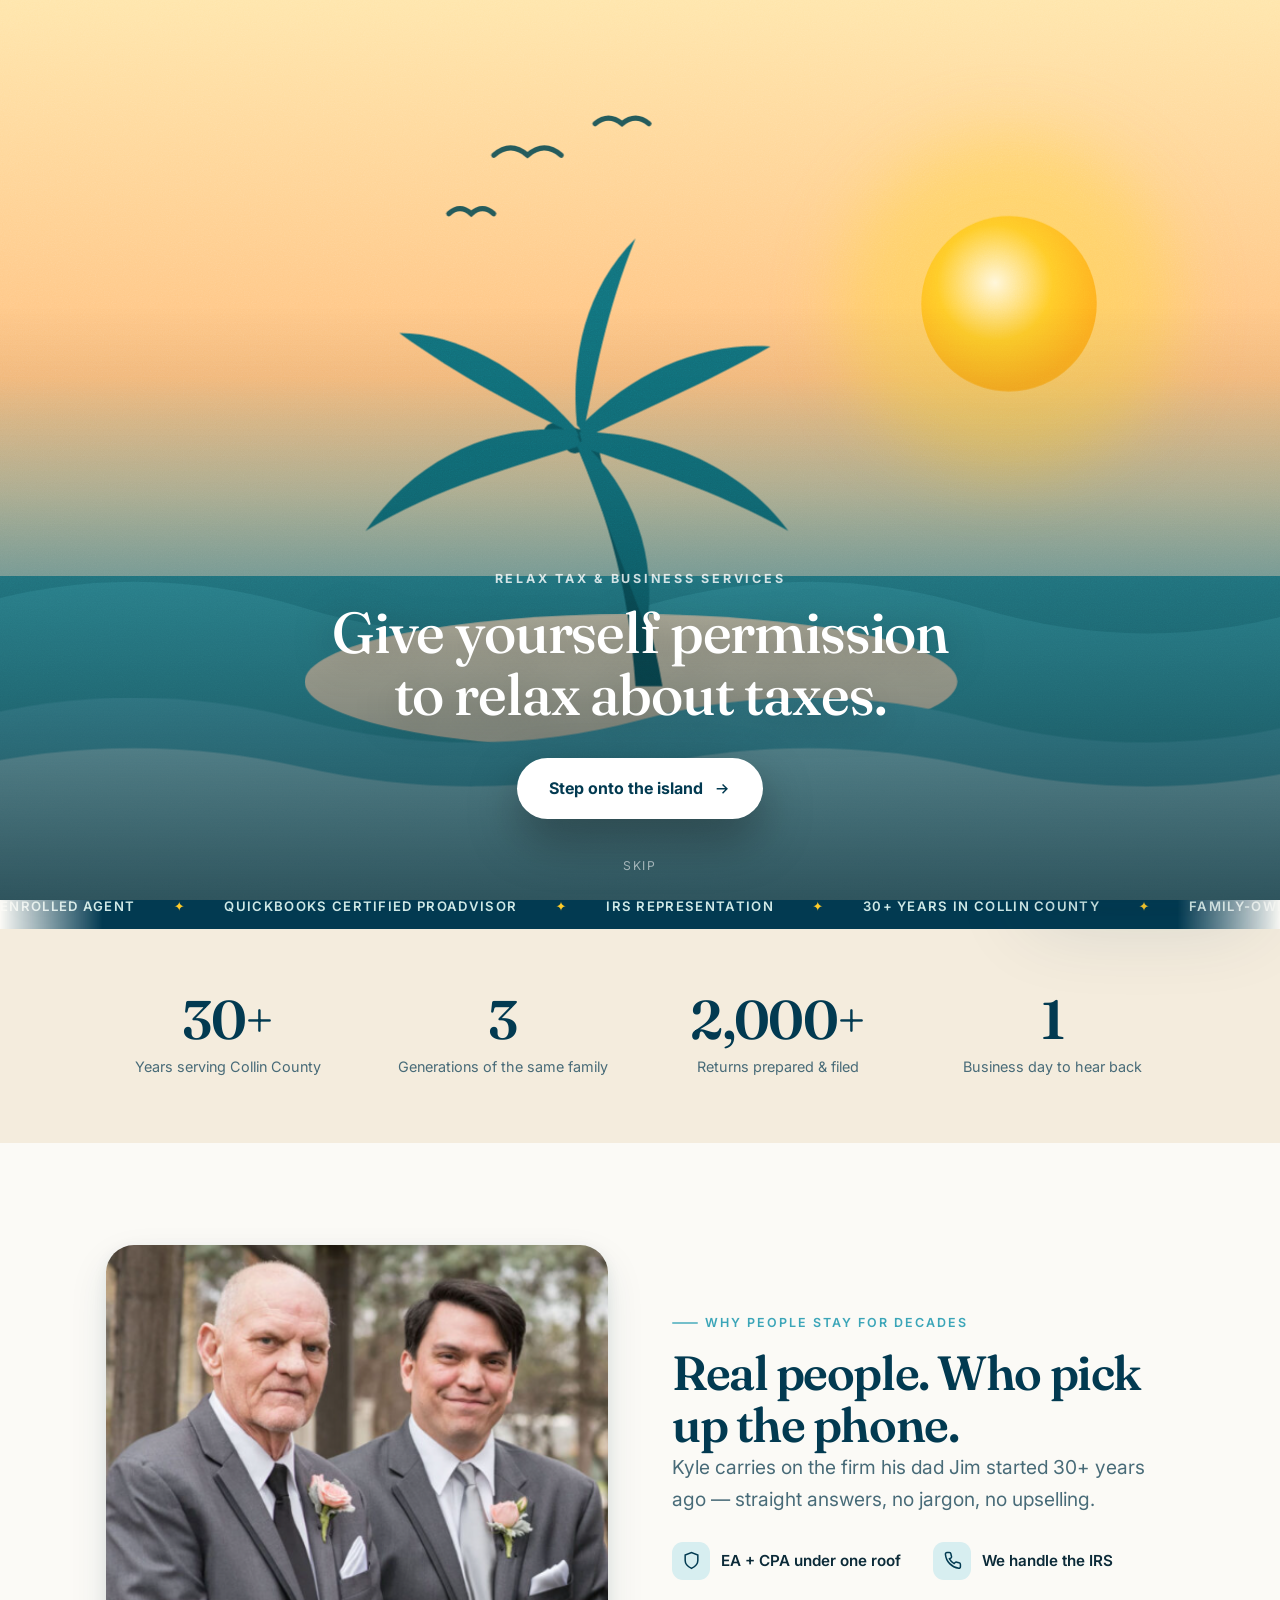
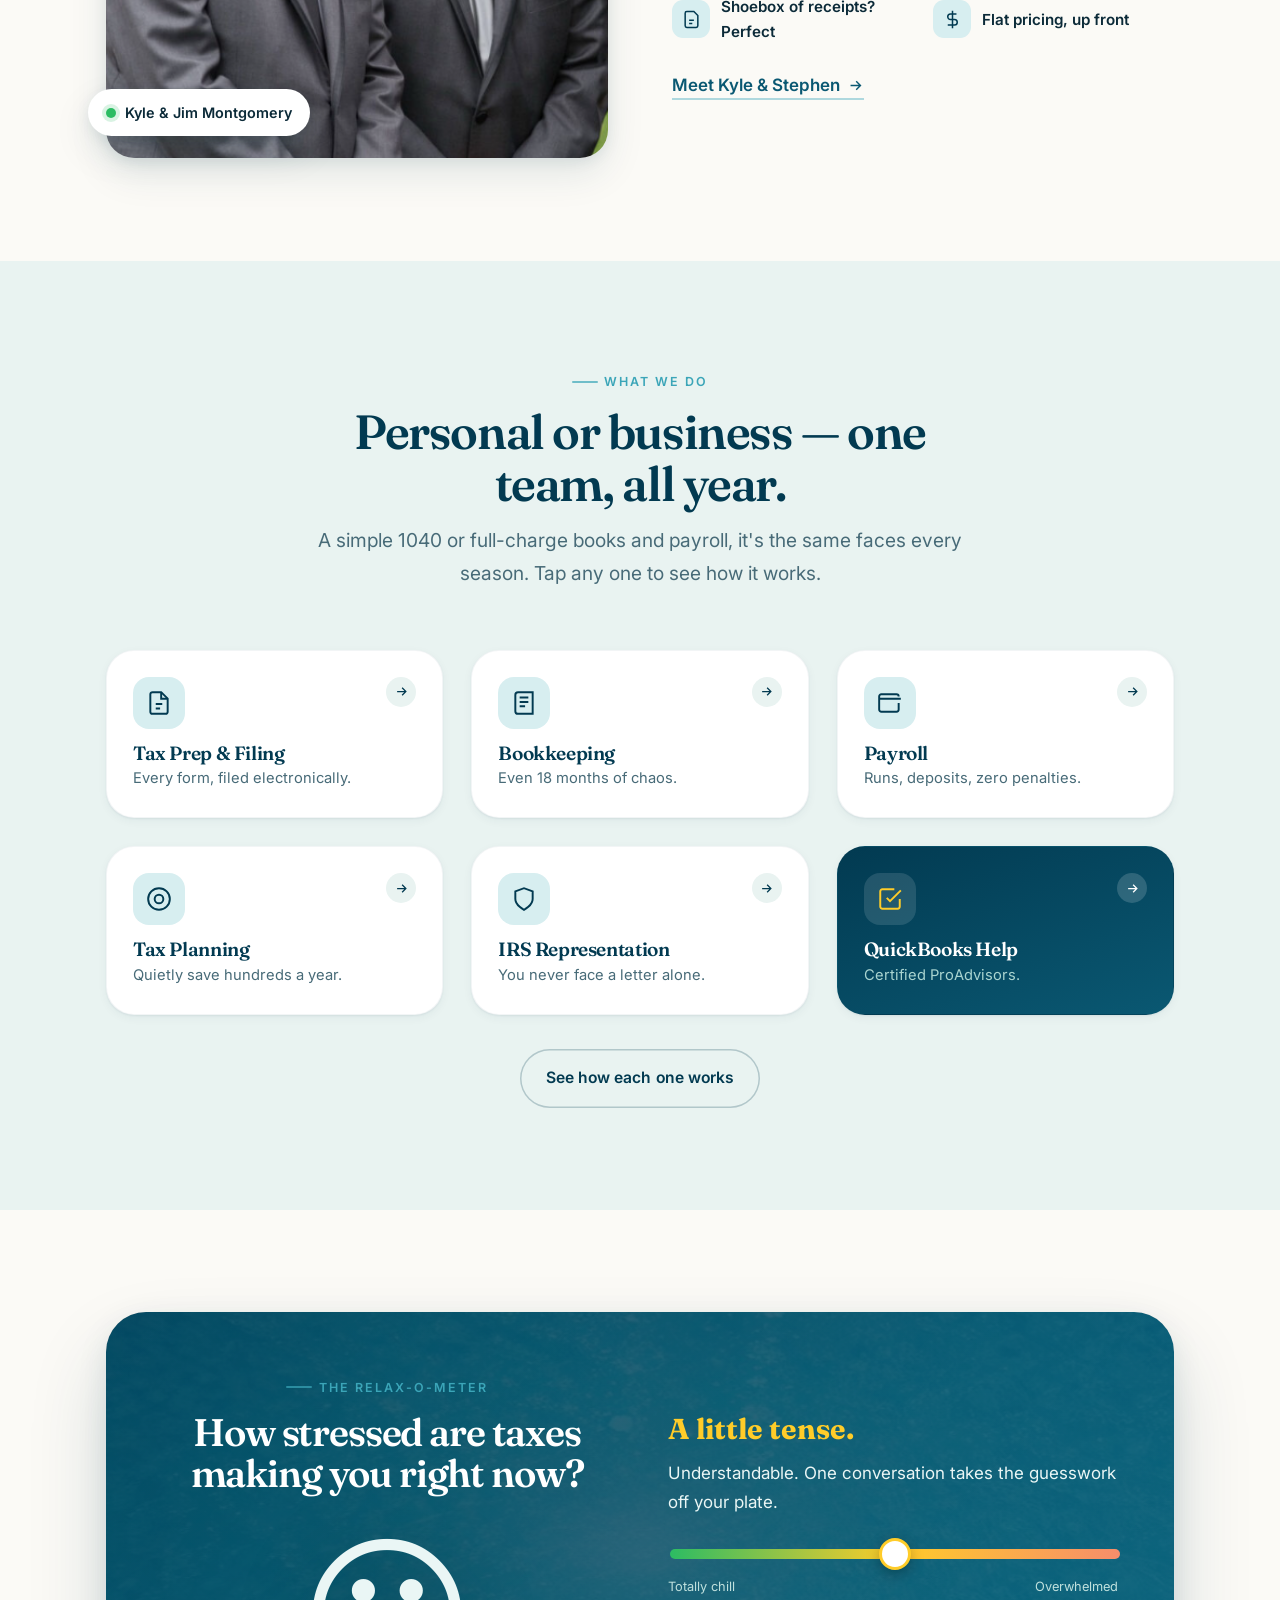
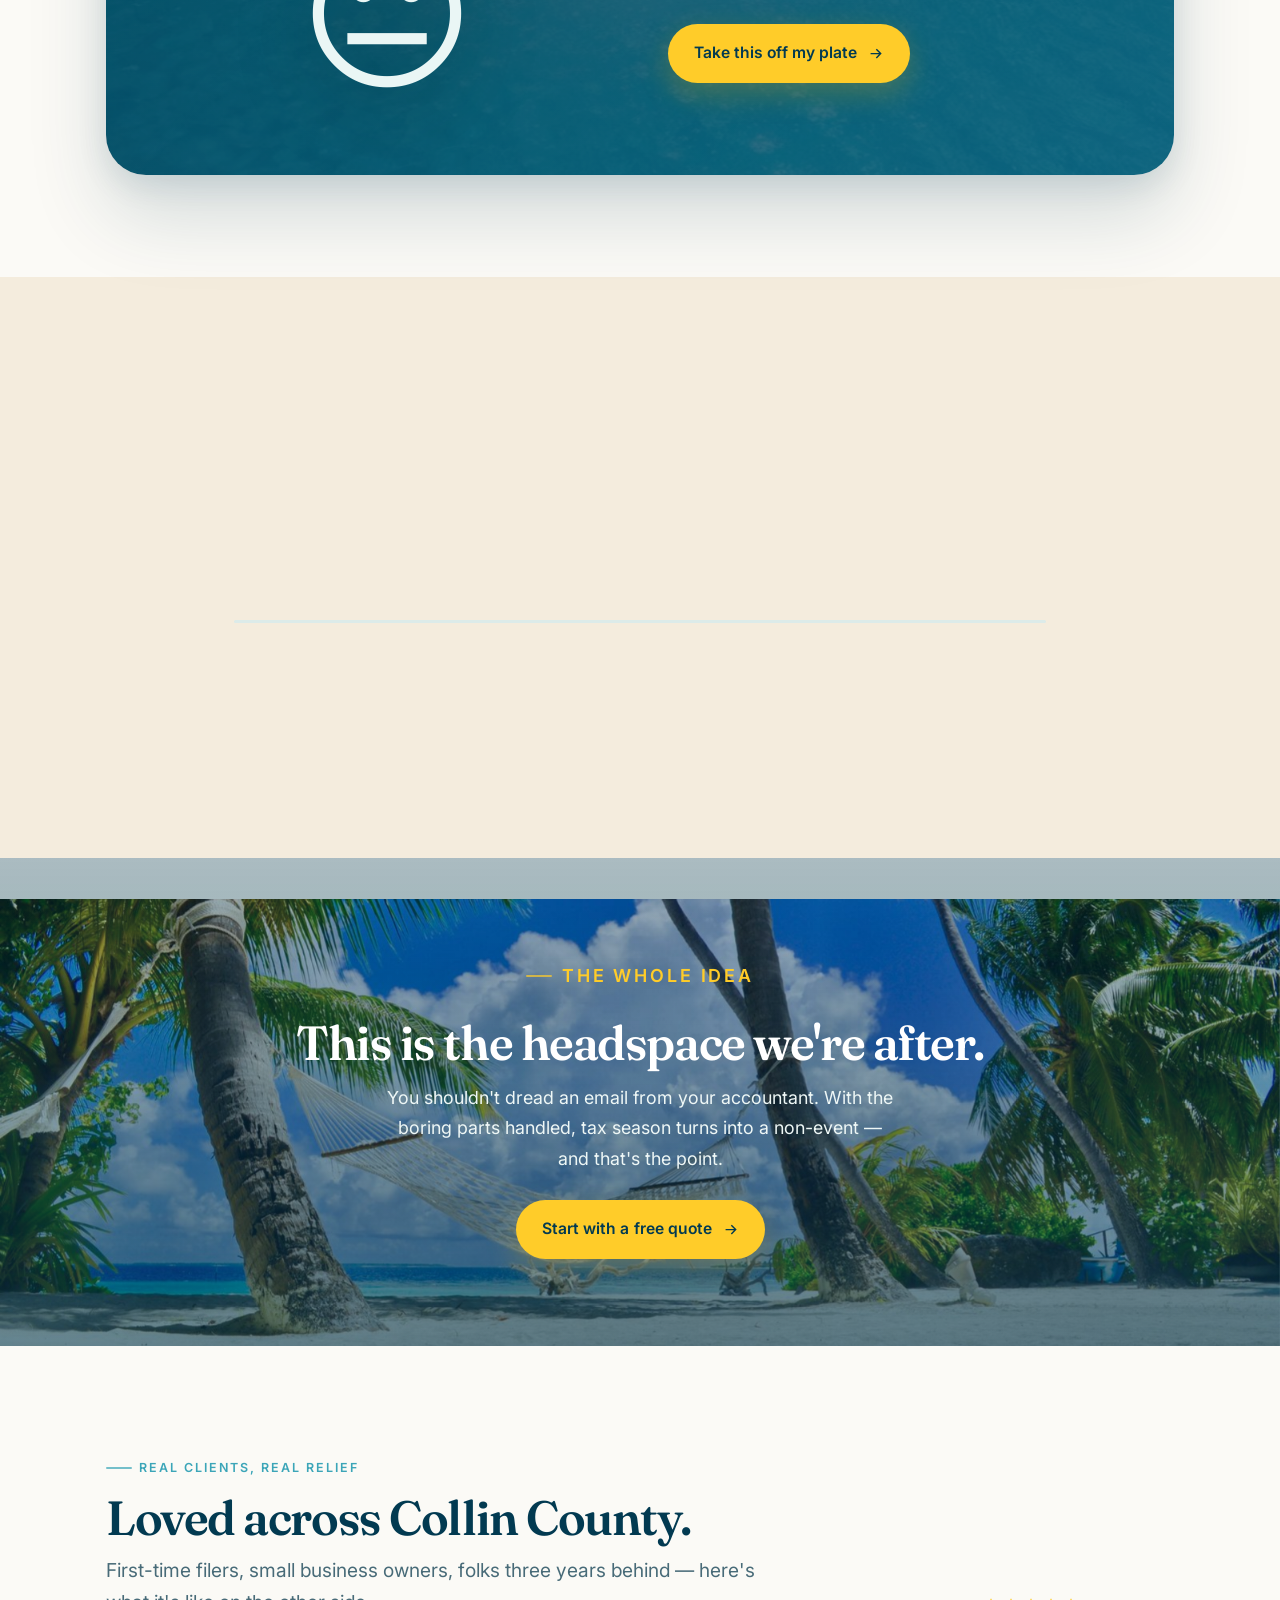
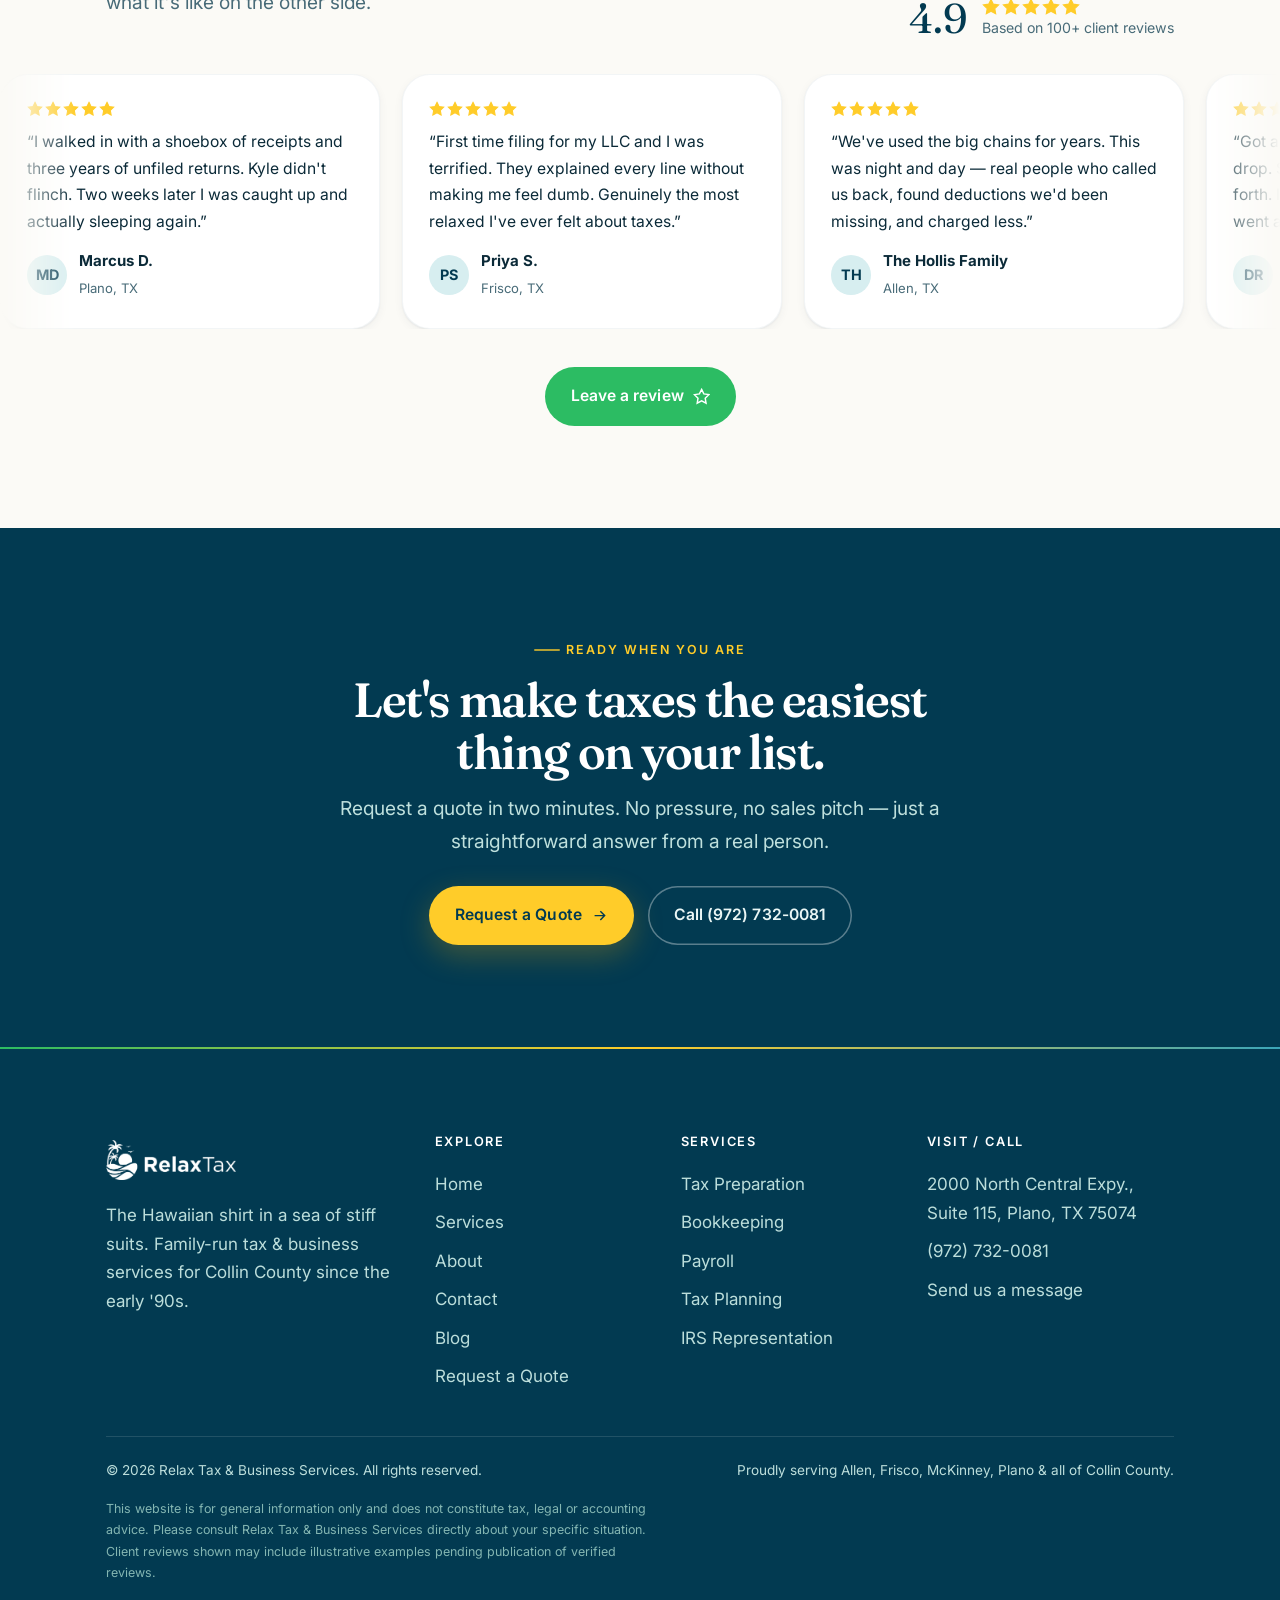
<file: index.html>
<!DOCTYPE html>
<html lang="en">
<head>
<meta charset="UTF-8">
<meta name="viewport" content="width=device-width, initial-scale=1">
<title>Plano, TX Tax Prep, Bookkeeping & Payroll | Relax Tax</title>
<meta name="description" content="Family-owned enrolled agent firm in Plano, TX: tax preparation, bookkeeping, payroll, and IRS representation with flat-fee pricing and real people who pick up.">
<link rel="canonical" href="https://relaxtax.vercel.app/index.html">
<meta property="og:title" content="Plano, TX Tax Prep, Bookkeeping & Payroll | Relax Tax">
<meta property="og:description" content="Family-owned enrolled agent firm in Plano, TX: tax preparation, bookkeeping, payroll, and IRS representation with flat-fee pricing and real people who pick up.">
<link rel="icon" href="data:image/svg+xml,%3Csvg xmlns='http://www.w3.org/2000/svg' viewBox='0 0 32 32'%3E%3Ccircle cx='16' cy='13' r='7' fill='%23ffcc29'/%3E%3Cpath d='M2 24c4-3 8-3 12 0s8 3 12 0 4-3 4-3v9H2z' fill='%23023a51'/%3E%3C/svg%3E">
<link rel="preconnect" href="https://fonts.googleapis.com">
<link rel="preconnect" href="https://fonts.gstatic.com" crossorigin>
<link rel="preconnect" href="https://agency-dashboard-omega-red.vercel.app">
<link rel="preload" as="image" href="images/atmo-hero.jpg" fetchpriority="high">
<link rel="preload" as="style" href="https://fonts.googleapis.com/css2?family=Fraunces:opsz,wght@9..144,400;9..144,500;9..144,600;9..144,700&family=Inter:wght@400;500;600;700&display=swap" onload="this.onload=null;this.rel='stylesheet'">
<noscript><link href="https://fonts.googleapis.com/css2?family=Fraunces:opsz,wght@9..144,400;9..144,500;9..144,600;9..144,700&family=Inter:wght@400;500;600;700&display=swap" rel="stylesheet"></noscript>
<script>try{if(sessionStorage.getItem('relaxtax_entered'))document.documentElement.className+=' entered';}catch(e){}</script>
<link rel="stylesheet" href="css/style.css">
<script type="application/ld+json">
{
  "@context": "https://schema.org",
  "@type": "AccountingService",
  "name": "Relax Tax & Business Services",
  "url": "https://relaxtax.vercel.app",
  "description": "Family-owned tax preparation, bookkeeping, payroll, tax planning, and IRS representation firm serving Plano, Texas and all of Collin County (including Allen, Frisco, and McKinney) since the early 1990s.",
  "address": {
    "@type": "PostalAddress",
    "streetAddress": "2000 North Central Expy., Suite 115",
    "addressLocality": "Plano",
    "addressRegion": "TX",
    "postalCode": "75074",
    "addressCountry": "US"
  },
  "telephone": "+19727320081",
  "areaServed": [
    "Plano, TX",
    "Collin County, TX",
    "Allen, TX",
    "Frisco, TX",
    "McKinney, TX"
  ],
  "hasOfferCatalog": {
    "@type": "OfferCatalog",
    "name": "Services",
    "itemListElement": [
      { "@type": "Offer", "itemOffered": { "@type": "Service", "name": "Tax Preparation" } },
      { "@type": "Offer", "itemOffered": { "@type": "Service", "name": "Bookkeeping" } },
      { "@type": "Offer", "itemOffered": { "@type": "Service", "name": "Payroll" } },
      { "@type": "Offer", "itemOffered": { "@type": "Service", "name": "Tax Planning" } },
      { "@type": "Offer", "itemOffered": { "@type": "Service", "name": "IRS Representation" } }
    ]
  }
}
</script>
</head>
<body>
<div id="intro" class="intro" role="dialog" aria-label="Welcome to Relax Tax" tabindex="-1">
  <div class="intro-bg" aria-hidden="true"></div>
  <svg class="island-scene" viewBox="0 0 1200 800" preserveAspectRatio="xMidYMid slice" aria-hidden="true">
    <defs>
      <linearGradient id="isl-sky" x1="0" y1="0" x2="0" y2="1">
        <stop offset="0" stop-color="#ffe6ac"/><stop offset="42%" stop-color="#ffc281"/>
        <stop offset="72%" stop-color="#7ec7ce"/><stop offset="100%" stop-color="#3ba5b8"/>
      </linearGradient>
      <radialGradient id="isl-sundot" cx="42%" cy="38%" r="60%">
        <stop offset="0" stop-color="#fff7db"/><stop offset="55%" stop-color="#ffcc29"/><stop offset="100%" stop-color="#ffb020"/>
      </radialGradient>
      <filter id="isl-glow" x="-80%" y="-80%" width="260%" height="260%"><feGaussianBlur stdDeviation="30"/></filter>
    </defs>
    <rect width="1200" height="800" fill="url(#isl-sky)"/>
    <g class="isl-sun">
      <circle cx="928" cy="270" r="150" fill="#ffd44d" opacity=".55" filter="url(#isl-glow)"/>
      <circle cx="928" cy="270" r="78" fill="url(#isl-sundot)"/>
    </g>
    <g class="isl-birds" stroke="#0b4a52" stroke-width="4.5" fill="none" stroke-linecap="round">
      <path d="M470,138 q15,-13 30,0 q15,-13 30,0"/>
      <path d="M560,110 q12,-10 24,0 q12,-10 24,0"/>
      <path d="M430,190 q10,-9 20,0 q10,-9 20,0"/>
    </g>
    <g class="isl-water isl-water-back">
      <rect x="0" y="512" width="1200" height="400" fill="#2b8f9b"/>
      <g class="wave-layer wl1" transform="translate(0,500)"><g class="wm"><path d="M0,40 q150,-46 300,0 t300,0 t300,0 t300,0 t300,0 t300,0 t300,0 t300,0 V400 H0 Z" fill="#37a1ad"/></g></g>
    </g>
    <ellipse class="isl-sand" cx="592" cy="606" rx="290" ry="60" fill="#f4e4c6"/>
    <g transform="translate(150,4)">
      <g class="isl-palm">
        <path d="M446,606 C440,512 418,442 384,372 C398,380 404,380 410,376 C420,444 456,520 470,606 Z" fill="#0c5a63"/>
        <circle cx="374" cy="382" r="10" fill="#0c5a63"/><circle cx="392" cy="390" r="9" fill="#0c5a63"/>
        <g class="fronds" fill="#12727d">
          <path d="M392,378 C318,372 250,404 206,468 C268,430 340,410 398,392 Z"/>
          <path d="M392,376 C344,322 286,292 236,292 C288,330 346,360 396,384 Z"/>
          <path d="M394,374 C388,312 402,252 446,208 C420,272 410,330 400,380 Z"/>
          <path d="M396,376 C446,324 508,300 566,304 C510,336 448,362 400,386 Z"/>
          <path d="M396,380 C464,380 538,408 582,468 C518,432 448,410 400,394 Z"/>
          <path d="M398,388 C444,430 466,490 456,556 C434,498 414,442 394,392 Z"/>
        </g>
      </g>
    </g>
    <g class="isl-water isl-water-front">
      <g class="wave-layer wl2" transform="translate(0,600)"><g class="wm"><path d="M0,40 q150,-40 300,0 t300,0 t300,0 t300,0 t300,0 t300,0 t300,0 t300,0 V400 H0 Z" fill="#4fb3c2"/></g></g>
      <g class="wave-layer wl3" transform="translate(0,646)"><g class="wm"><path d="M0,36 q150,-34 300,0 t300,0 t300,0 t300,0 t300,0 t300,0 t300,0 t300,0 V400 H0 Z" fill="#9adbe2"/></g></g>
    </g>
  </svg>
  <div class="intro-grain" aria-hidden="true"></div>
  <div class="intro-inner">
    <p class="isl-kicker">Relax Tax &amp; Business Services</p>
    <h1 class="isl-line">Give yourself permission<br>to relax about taxes.</h1>
    <button data-track="enter-experience" class="intro-enter" type="button">Step onto the island
      <svg viewBox="0 0 24 24" fill="none" stroke="currentColor" stroke-width="2"><path d="M5 12h14M13 6l6 6-6 6"/></svg>
    </button>
  </div>
  <button class="intro-skip" type="button">skip</button>
</div>
<audio id="ambient-audio" loop preload="metadata"><source src="audio/ambient.mp3" type="audio/mpeg"></audio>

<!-- ============ HEADER ============ -->
<header class="site-header">
  <div class="wrap header-inner">
    <a class="brand" href="index.html" aria-label="Relax Tax &amp; Business Services — home">
      <img src="images/logo.png" alt="Relax Tax &amp; Business Services">
    </a>
    <nav class="nav" aria-label="Primary">
      <a class="navlink" href="index.html">Home</a>
      <a class="navlink" href="services.html">Services</a>
      <a class="navlink" href="about.html">About</a>
      <a class="navlink" href="contact.html">Contact</a>
    </nav>
    <div class="header-cta">
      <a class="btn btn--sun btn--sm" href="quote.html" data-track="quote-cta">Request a Quote</a>
      <a class="header-phone" href="tel:+19727320081" data-track="call"><svg viewBox="0 0 24 24" fill="none" stroke="currentColor" stroke-width="2"><path d="M22 16.92v3a2 2 0 0 1-2.18 2 19.79 19.79 0 0 1-8.63-3.07 19.5 19.5 0 0 1-6-6 19.79 19.79 0 0 1-3.07-8.67A2 2 0 0 1 4.11 2h3a2 2 0 0 1 2 1.72c.13.96.36 1.9.7 2.81a2 2 0 0 1-.45 2.11L8.09 9.91a16 16 0 0 0 6 6l1.27-1.27a2 2 0 0 1 2.11-.45c.9.34 1.85.57 2.81.7A2 2 0 0 1 22 16.92Z"/></svg> (972) 732-0081</a>
    </div>
    <button class="nav-toggle" aria-label="Open menu" aria-controls="drawer">
      <svg viewBox="0 0 24 24" fill="none" stroke="currentColor" stroke-width="2"><path d="M3 6h18M3 12h18M3 18h18"/></svg>
    </button>
  </div>
</header>

<div class="drawer-backdrop" aria-hidden="true"></div>
<aside class="drawer" id="drawer" aria-label="Menu">
  <div class="drawer-head">
    <a class="brand" href="index.html"><img src="images/logo.png" alt="Relax Tax &amp; Business Services logo" style="height:34px"></a>
    <button class="drawer-close" aria-label="Close menu">
      <svg viewBox="0 0 24 24" fill="none" stroke="currentColor" stroke-width="2"><path d="M18 6 6 18M6 6l12 12"/></svg>
    </button>
  </div>
  <nav aria-label="Mobile">
    <a href="index.html">Home</a>
    <a href="services.html">Services</a>
    <a href="about.html">About</a>
    <a href="contact.html">Contact</a>
    <a data-track="request-quote" href="quote.html">Request a Quote</a>
  </nav>
  <div class="drawer-foot">
    <a class="btn btn--sun" href="quote.html" data-track="quote-cta">Request a Quote</a>
    <a class="header-phone" href="tel:+19727320081" data-track="call"><svg viewBox="0 0 24 24" fill="none" stroke="currentColor" stroke-width="2"><path d="M22 16.92v3a2 2 0 0 1-2.18 2 19.79 19.79 0 0 1-8.63-3.07 19.5 19.5 0 0 1-6-6 19.79 19.79 0 0 1-3.07-8.67A2 2 0 0 1 4.11 2h3a2 2 0 0 1 2 1.72c.13.96.36 1.9.7 2.81a2 2 0 0 1-.45 2.11L8.09 9.91a16 16 0 0 0 6 6l1.27-1.27a2 2 0 0 1 2.11-.45c.9.34 1.85.57 2.81.7A2 2 0 0 1 22 16.92Z"/></svg> (972) 732-0081</a>
  </div>
</aside>

<main>

<!-- ============ HERO ============ -->
<section class="hero" id="top">
  <div class="hero-media"><img src="images/atmo-hero.jpg" alt="Sunrise over a tropical island beach, reflecting the relaxed, stress-free tax experience Relax Tax provides in Plano, TX" fetchpriority="high" decoding="async"></div>
  <svg class="hero-grain" xmlns="http://www.w3.org/2000/svg"><filter id="n"><feTurbulence type="fractalNoise" baseFrequency="0.8" numOctaves="3" stitchTiles="stitch"/><feColorMatrix type="saturate" values="0"/></filter><rect width="100%" height="100%" filter="url(#n)" opacity="0.5"/></svg>
  <div class="hero-glow" aria-hidden="true"></div>
  <div class="hero-blob b1" aria-hidden="true"></div>
  <div class="hero-blob b2" aria-hidden="true"></div>
  <div class="wrap hero-inner">
    <div class="hero-copy">
      <p class="eyebrow rv in">Collin County Tax &amp; Small Business Experts</p>
      <h1>
        <span class="word"><span>Taxes,</span></span>
        <span class="word"><span>minus</span></span>
        <span class="word"><span>the</span></span>
        <span class="word"><span>stress.</span></span>
      </h1>
      <p class="hero-sub">We're the Hawaiian shirt in a sea of stiff suits — a family-run firm that makes filing feel less like a chore and more like a conversation with a friend who happens to be great at this.</p>
      <div class="hero-actions">
        <a class="btn btn--sun" href="quote.html" data-track="quote-cta">Request a Quote
          <svg viewBox="0 0 24 24" fill="none" stroke="currentColor" stroke-width="2"><path d="M5 12h14M13 6l6 6-6 6"/></svg>
        </a>
        <a class="btn btn--ghost" href="services.html">Explore our services</a>
      </div>
      <div class="hero-trust">
        <span class="hero-stars" data-stars aria-hidden="true"></span>
        <small><strong data-rating-avg>4.9</strong>/5 from <strong data-rating-count>100</strong>+ Collin County clients</small>
      </div>
    </div>
    <aside class="hero-card" aria-hidden="true">
      <span class="hc-label">Your headspace after filing with us</span>
      <span class="hc-big"><span class="em">😌</span> Relaxed.</span>
      <span class="hc-stars">
        <svg viewBox="0 0 24 24" fill="currentColor"><path d="m12 2 3.09 6.26L22 9.27l-5 4.87 1.18 6.88L12 17.77l-6.18 3.25L7 14.14 2 9.27l6.91-1.01L12 2Z"/></svg>
        <svg viewBox="0 0 24 24" fill="currentColor"><path d="m12 2 3.09 6.26L22 9.27l-5 4.87 1.18 6.88L12 17.77l-6.18 3.25L7 14.14 2 9.27l6.91-1.01L12 2Z"/></svg>
        <svg viewBox="0 0 24 24" fill="currentColor"><path d="m12 2 3.09 6.26L22 9.27l-5 4.87 1.18 6.88L12 17.77l-6.18 3.25L7 14.14 2 9.27l6.91-1.01L12 2Z"/></svg>
        <svg viewBox="0 0 24 24" fill="currentColor"><path d="m12 2 3.09 6.26L22 9.27l-5 4.87 1.18 6.88L12 17.77l-6.18 3.25L7 14.14 2 9.27l6.91-1.01L12 2Z"/></svg>
        <svg viewBox="0 0 24 24" fill="currentColor"><path d="m12 2 3.09 6.26L22 9.27l-5 4.87 1.18 6.88L12 17.77l-6.18 3.25L7 14.14 2 9.27l6.91-1.01L12 2Z"/></svg>
      </span>
      <div class="hc-foot">
        <span class="tick"><svg viewBox="0 0 24 24" fill="none" stroke="currentColor" stroke-width="3"><path d="M20 6 9 17l-5-5"/></svg></span>
        Return filed &amp; done — one call, no stress.
      </div>
    </aside>
  </div>
  <div class="wave-sep wave-in-hero" aria-hidden="true">
    <svg viewBox="0 0 1440 110" preserveAspectRatio="none">
      <g class="wm slow"><path d="M0,44 q180,-32 360,0 t360,0 t360,0 t360,0 t360,0 t360,0 V110 H0 Z" fill="#0a4f6b"></path></g>
      <g class="wm"><path d="M0,52 q180,-36 360,0 t360,0 t360,0 t360,0 t360,0 t360,0 V110 H0 Z" fill="#023a51"></path></g>
    </svg>
  </div>
</section>

<!-- ============ TICKER ============ -->
<div class="tickerbar">
  <div class="ticker-track" data-ticker>
    <span>Enrolled Agent</span><span class="dot">✦</span>
    <span>QuickBooks Certified ProAdvisor</span><span class="dot">✦</span>
    <span>IRS Representation</span><span class="dot">✦</span>
    <span>30+ Years in Collin County</span><span class="dot">✦</span>
    <span>Family-Owned Since the '90s</span><span class="dot">✦</span>
    <span>Flat, Up-Front Pricing</span><span class="dot">✦</span>
  </div>
</div>

<!-- ============ STATS ============ -->
<section class="section--tight bg-sand">
  <div class="wrap">
    <div class="stats">
      <div class="stat rv"><div class="num" data-count="30" data-suffix="+">30+</div><div class="lbl">Years serving Collin County</div></div>
      <div class="stat rv rv-1"><div class="num" data-count="3">3</div><div class="lbl">Generations of the same family</div></div>
      <div class="stat rv rv-2"><div class="num" data-count="2000" data-suffix="+">2,000+</div><div class="lbl">Returns prepared &amp; filed</div></div>
      <div class="stat rv rv-3"><div class="num" data-count="1">1</div><div class="lbl">Business day to hear back</div></div>
    </div>
  </div>
</section>

<!-- ============ WHY US ============ -->
<section class="section">
  <div class="wrap split">
    <div class="split-media rv">
      <img src="images/team-kyle-jim.png" alt="Kyle Montgomery with his father Jim, who founded the firm over 30 years ago" loading="lazy" decoding="async">
      <span class="frame-tag"><span class="dot"></span> Kyle &amp; Jim Montgomery</span>
    </div>
    <div class="rv rv-1">
      <p class="eyebrow">Why people stay for decades</p>
      <h2>Real people. Who pick up the phone.</h2>
      <p class="lead">Kyle carries on the firm his dad Jim started 30+ years ago — straight answers, no jargon, no upselling.</p>
      <ul class="proof">
        <li><span class="pi"><svg viewBox="0 0 24 24" fill="none" stroke="currentColor" stroke-width="1.9"><path d="M12 22s8-4 8-10V5l-8-3-8 3v7c0 6 8 10 8 10Z"/></svg></span> EA + CPA under one roof</li>
        <li><span class="pi"><svg viewBox="0 0 24 24" fill="none" stroke="currentColor" stroke-width="1.9"><path d="M22 16.92v3a2 2 0 0 1-2.18 2A19.8 19.8 0 0 1 3.08 4.18 2 2 0 0 1 5 2h3a2 2 0 0 1 2 1.72c.13.96.36 1.9.7 2.81a2 2 0 0 1-.45 2.11L8.09 9.91a16 16 0 0 0 6 6l1.27-1.27a2 2 0 0 1 2.11-.45c.91.34 1.85.57 2.81.7A2 2 0 0 1 22 16.92Z"/></svg></span> We handle the IRS</li>
        <li><span class="pi"><svg viewBox="0 0 24 24" fill="none" stroke="currentColor" stroke-width="1.9"><path d="M6 2h9l5 5v13a2 2 0 0 1-2 2H6a2 2 0 0 1-2-2V4a2 2 0 0 1 2-2Z"/><path d="M9 13h6M9 17h4"/></svg></span> Shoebox of receipts? Perfect</li>
        <li><span class="pi"><svg viewBox="0 0 24 24" fill="none" stroke="currentColor" stroke-width="1.9"><path d="M12 1v22M17 5H9.5a3.5 3.5 0 0 0 0 7h5a3.5 3.5 0 0 1 0 7H6"/></svg></span> Flat pricing, up front</li>
      </ul>
      <a class="textlink" href="about.html" style="margin-top:1.6rem">Meet Kyle &amp; Stephen
        <svg viewBox="0 0 24 24" fill="none" stroke="currentColor" stroke-width="2"><path d="M5 12h14M13 6l6 6-6 6"/></svg>
      </a>
    </div>
  </div>
</section>

<!-- ============ SERVICES PREVIEW ============ -->
<section class="section bg-seafoam">
  <div class="wrap">
    <div class="section-head center rv">
      <p class="eyebrow" style="justify-content:center">What we do</p>
      <h2>Personal or business — one team, all year.</h2>
      <p class="lead">A simple 1040 or full-charge books and payroll, it's the same faces every season. Tap any one to see how it works.</p>
    </div>
    <div class="grid grid-3">
      <a class="card svc-tile rv" href="services.html">
        <div class="ico"><svg viewBox="0 0 24 24" fill="none" stroke="currentColor" stroke-width="1.8"><path d="M14 2H6a2 2 0 0 0-2 2v16a2 2 0 0 0 2 2h12a2 2 0 0 0 2-2V8z"/><path d="M14 2v6h6M9 13h6M9 17h4"/></svg></div>
        <h3>Tax Prep &amp; Filing</h3>
        <p>Every form, filed electronically.</p>
        <span class="tile-go"><svg viewBox="0 0 24 24" fill="none" stroke="currentColor" stroke-width="2"><path d="M5 12h14M13 6l6 6-6 6"/></svg></span>
      </a>
      <a class="card svc-tile rv rv-1" href="services.html">
        <div class="ico"><svg viewBox="0 0 24 24" fill="none" stroke="currentColor" stroke-width="1.8"><path d="M6.5 2H20v20H6.5A2.5 2.5 0 0 1 4 19.5v-15A2.5 2.5 0 0 1 6.5 2Z"/><path d="M8 7h8M8 11h8M8 15h5"/></svg></div>
        <h3>Bookkeeping</h3>
        <p>Even 18 months of chaos.</p>
        <span class="tile-go"><svg viewBox="0 0 24 24" fill="none" stroke="currentColor" stroke-width="2"><path d="M5 12h14M13 6l6 6-6 6"/></svg></span>
      </a>
      <a class="card svc-tile rv rv-2" href="services.html">
        <div class="ico"><svg viewBox="0 0 24 24" fill="none" stroke="currentColor" stroke-width="1.8"><path d="M20 12v6a2 2 0 0 1-2 2H4a2 2 0 0 1-2-2V6a2 2 0 0 1 2-2h14a2 2 0 0 1 2 2"/><path d="M2 8h20M16 14h.01"/></svg></div>
        <h3>Payroll</h3>
        <p>Runs, deposits, zero penalties.</p>
        <span class="tile-go"><svg viewBox="0 0 24 24" fill="none" stroke="currentColor" stroke-width="2"><path d="M5 12h14M13 6l6 6-6 6"/></svg></span>
      </a>
      <a class="card svc-tile rv" href="services.html">
        <div class="ico"><svg viewBox="0 0 24 24" fill="none" stroke="currentColor" stroke-width="1.8"><circle cx="12" cy="12" r="10"/><circle cx="12" cy="12" r="4"/><path d="M12 12h.01"/></svg></div>
        <h3>Tax Planning</h3>
        <p>Quietly save hundreds a year.</p>
        <span class="tile-go"><svg viewBox="0 0 24 24" fill="none" stroke="currentColor" stroke-width="2"><path d="M5 12h14M13 6l6 6-6 6"/></svg></span>
      </a>
      <a class="card svc-tile rv rv-1" href="services.html">
        <div class="ico"><svg viewBox="0 0 24 24" fill="none" stroke="currentColor" stroke-width="1.8"><path d="M12 22s8-4 8-10V5l-8-3-8 3v7c0 6 8 10 8 10Z"/></svg></div>
        <h3>IRS Representation</h3>
        <p>You never face a letter alone.</p>
        <span class="tile-go"><svg viewBox="0 0 24 24" fill="none" stroke="currentColor" stroke-width="2"><path d="M5 12h14M13 6l6 6-6 6"/></svg></span>
      </a>
      <a class="card svc-tile svc-tile--dark rv rv-2" href="services.html">
        <div class="ico"><svg viewBox="0 0 24 24" fill="none" stroke="currentColor" stroke-width="1.8"><path d="M9 11l3 3L22 4M21 12v7a2 2 0 0 1-2 2H5a2 2 0 0 1-2-2V5a2 2 0 0 1 2-2h11"/></svg></div>
        <h3>QuickBooks Help</h3>
        <p>Certified ProAdvisors.</p>
        <span class="tile-go"><svg viewBox="0 0 24 24" fill="none" stroke="currentColor" stroke-width="2"><path d="M5 12h14M13 6l6 6-6 6"/></svg></span>
      </a>
    </div>
    <div class="rv" style="text-align:center; margin-top:34px">
      <a class="btn btn--ghost" href="services.html">See how each one works</a>
    </div>
  </div>
</section>

<!-- ============ RELAX-O-METER ============ -->
<section class="section">
  <div class="wrap">
    <div class="meter rv">
      <div class="meter-grid">
        <div class="meter-left">
          <p class="eyebrow">The Relax-o-meter</p>
          <h2>How stressed are taxes<br>making you right now?</h2>
          <div class="meter-face"><div class="emoji" aria-hidden="true">😐</div></div>
        </div>
        <div class="meter-right">
          <div class="meter-readout" aria-live="polite"><strong>A little tense.</strong>Understandable. One conversation takes the guesswork off your plate.</div>
          <div class="meter-slider">
            <input type="range" min="0" max="100" value="50" aria-label="Tax stress level">
            <div class="meter-scale"><span>Totally chill</span><span>Overwhelmed</span></div>
          </div>
          <a class="btn btn--sun meter-cta" href="quote.html" data-track="quote-cta">Take this off my plate
            <svg viewBox="0 0 24 24" fill="none" stroke="currentColor" stroke-width="2"><path d="M5 12h14M13 6l6 6-6 6"/></svg>
          </a>
        </div>
      </div>
    </div>
  </div>
</section>

<!-- ============ HOW IT WORKS ============ -->
<section class="section bg-sand">
  <div class="wrap">
    <div class="section-head center rv">
      <p class="eyebrow" style="justify-content:center">How it works</p>
      <h2>Three steps between you and a clear head.</h2>
    </div>
    <div class="flow">
      <div class="flow-line" aria-hidden="true"><i></i></div>
      <div class="flow-node">
        <div class="node-dot"><svg viewBox="0 0 24 24" fill="none" stroke="currentColor" stroke-width="1.8"><path d="M9 5H7a2 2 0 0 0-2 2v12a2 2 0 0 0 2 2h10a2 2 0 0 0 2-2V7a2 2 0 0 0-2-2h-2"/><path d="M9 5a2 2 0 0 1 2-2h2a2 2 0 0 1 2 2M9 12l2 2 4-4"/></svg></div>
        <div class="flow-text"><h3>Tell us where you stand</h3><p>A two-minute quote request. No wrong answers, and no cost.</p></div>
      </div>
      <div class="flow-node">
        <div class="node-dot"><svg viewBox="0 0 24 24" fill="none" stroke="currentColor" stroke-width="1.8"><path d="M9 20 3 17V4l6 3 6-3 6 3v13l-6-3-6 3Z"/><path d="M9 7v13M15 4v13"/></svg></div>
        <div class="flow-text"><h3>We map a simple plan</h3><p>Kyle or Stephen sends back clear next steps and flat pricing to approve.</p></div>
      </div>
      <div class="flow-node is-last">
        <div class="node-dot"><svg viewBox="0 0 24 24" fill="none" stroke="currentColor" stroke-width="1.8"><circle cx="12" cy="12" r="4"/><path d="M12 2v3M12 19v3M4.2 4.2l2.1 2.1M17.7 17.7l2.1 2.1M2 12h3M19 12h3M4.2 19.8l2.1-2.1M17.7 6.3l2.1-2.1"/></svg></div>
        <div class="flow-text"><h3>You relax — we file</h3><p>We prepare, double-check for audit triggers, file, and stay on call all year.</p></div>
      </div>
    </div>
  </div>
</section>

<!-- ============ PHOTO BAND ============ -->
<section class="photoband">
  <div class="pb-media" data-parallax="0.15"><img src="images/beach-band.jpg" alt="An empty hammock strung between palm trees on a quiet beach" loading="lazy" decoding="async"></div>
  <div class="wrap">
    <p class="eyebrow">The whole idea</p>
    <h2>This is the headspace we're after.</h2>
    <p>You shouldn't dread an email from your accountant. With the boring parts handled, tax season turns into a non-event — and that's the point.</p>
    <a class="btn btn--sun" href="quote.html" data-track="quote-cta">Start with a free quote
      <svg viewBox="0 0 24 24" fill="none" stroke="currentColor" stroke-width="2"><path d="M5 12h14M13 6l6 6-6 6"/></svg>
    </a>
  </div>
</section>

<!-- ============ REVIEWS ============ -->
<section class="section" id="reviews">
  <div class="wrap">
    <div class="reviews-head rv">
      <div>
        <p class="eyebrow">Real clients, real relief</p>
        <h2>Loved across Collin County.</h2>
        <p class="lead" style="margin-top:.6rem">First-time filers, small business owners, folks three years behind — here's what it's like on the other side.</p>
      </div>
      <div class="rating-badge">
        <span class="big" data-rating-avg>4.9</span>
        <div>
          <span class="stars" data-stars></span>
          <small>Based on <span data-rating-count>100</span>+ client reviews</small>
        </div>
      </div>
    </div>
  </div>
  <div class="marquee rv"><div class="marquee-track"></div></div>
  <div class="wrap" style="text-align:center; margin-top:38px">
    <button data-track="leave-review" class="btn btn--green" data-open-review>Leave a review
      <svg viewBox="0 0 24 24" fill="none" stroke="currentColor" stroke-width="2"><path d="m12 2 3.09 6.26L22 9.27l-5 4.87 1.18 6.88L12 17.77l-6.18 3.25L7 14.14 2 9.27l6.91-1.01L12 2Z"/></svg>
    </button>
  </div>
</section>

<!-- ============ CTA BAND ============ -->
<section class="section bg-teal">
  <div class="wrap" style="text-align:center">
    <div class="section-head center rv" style="margin-bottom:0">
      <p class="eyebrow" style="justify-content:center">Ready when you are</p>
      <h2>Let's make taxes the easiest thing on your list.</h2>
      <p class="lead" style="margin-inline:auto">Request a quote in two minutes. No pressure, no sales pitch — just a straightforward answer from a real person.</p>
      <div class="hero-actions" style="justify-content:center; opacity:1; transform:none; margin-top:1.8rem">
        <a class="btn btn--sun" href="quote.html" data-track="quote-cta">Request a Quote
          <svg viewBox="0 0 24 24" fill="none" stroke="currentColor" stroke-width="2"><path d="M5 12h14M13 6l6 6-6 6"/></svg>
        </a>
        <a class="btn btn--ghost" href="tel:+19727320081" data-track="call">Call (972) 732-0081</a>
      </div>
    </div>
  </div>
</section>

</main>

<!-- ============ FOOTER ============ -->
<footer class="site-footer">
  <div class="wrap">
    <div class="footer-grid">
      <div>
        <a class="brand" href="index.html"><img src="images/logo.png" alt="Relax Tax &amp; Business Services logo" style="height:40px; filter:brightness(0) invert(1)"></a>
        <p style="margin-top:1rem; max-width:34ch; color:#bcdedb">The Hawaiian shirt in a sea of stiff suits. Family-run tax &amp; business services for Collin County since the early '90s.</p>
      </div>
      <div>
        <h4>Explore</h4>
        <a href="index.html">Home</a>
        <a href="services.html">Services</a>
        <a href="about.html">About</a>
        <a href="contact.html">Contact</a>
        <a href="blog/">Blog</a>
        <a data-track="request-quote" href="quote.html">Request a Quote</a>
      </div>
      <div>
        <h4>Services</h4>
        <a href="services.html">Tax Preparation</a>
        <a href="services.html">Bookkeeping</a>
        <a href="services.html">Payroll</a>
        <a href="services.html">Tax Planning</a>
        <a href="services.html">IRS Representation</a>
      </div>
      <div>
        <h4>Visit / Call</h4>
        <a href="https://www.google.com/maps?q=2000+North+Central+Expy+Suite+115+Plano+TX+75074" target="_blank" rel="noopener">2000 North Central Expy.,<br>Suite 115, Plano, TX 75074</a>
        <a href="tel:+19727320081" data-track="call">(972) 732-0081</a>
        <a data-track="contact-business" href="quote.html">Send us a message</a>
      </div>
    </div>
    <div class="footer-note">
      <span>&copy; <span data-year>2026</span> Relax Tax &amp; Business Services. All rights reserved.</span>
      <span>Proudly serving Allen, Frisco, McKinney, Plano &amp; all of Collin County.</span>
    </div>
    <p class="footer-disclaimer">This website is for general information only and does not constitute tax, legal or accounting advice. Please consult Relax Tax &amp; Business Services directly about your specific situation. Client reviews shown may include illustrative examples pending publication of verified reviews.</p>
  </div>
</footer>

<!-- ============ FLOATING REVIEW BUBBLE ============ -->
<div class="rbubble">
  <div class="rbubble-panel" role="dialog" aria-label="Client reviews">
    <div class="rp-head">
      <button class="rbubble-close" aria-label="Close reviews">
        <svg viewBox="0 0 24 24" fill="none" stroke="currentColor" stroke-width="2"><path d="M18 6 6 18M6 6l12 12"/></svg>
      </button>
      <strong style="font-family:var(--font-display); font-size:1.05rem">What clients are saying</strong>
      <div class="rate"><b data-rating-avg>4.9</b><span class="stars" data-stars></span></div>
    </div>
    <div class="rp-body">
      <div class="rp-quote" aria-live="polite"></div>
      <div class="rp-dots"></div>
      <button data-track="leave-review" class="btn btn--green btn--block btn--sm" data-open-review>Leave your review</button>
    </div>
  </div>
  <button class="rbubble-toggle" aria-label="Open client reviews">
    <span class="pulse" aria-hidden="true"></span>
    <span class="stars" data-stars aria-hidden="true"></span>
    <span class="txt"><span data-rating-avg>4.9</span> · Reviews</span>
  </button>
</div>

<!-- ============ REVIEW MODAL ============ -->
<div class="modal-backdrop" id="review-modal">
  <div class="modal" role="dialog" aria-modal="true" aria-label="Leave a review" style="position:relative">
    <button class="modal-close drawer-close" aria-label="Close" style="position:absolute; top:16px; right:16px">
      <svg viewBox="0 0 24 24" fill="none" stroke="currentColor" stroke-width="2"><path d="M18 6 6 18M6 6l12 12"/></svg>
    </button>
    <form class="modal-form">
      <h3>How was your experience?</h3>
      <p class="sub">Your review helps other Collin County folks feel a little less nervous about taxes.</p>
      <div class="field">
        <label>Your rating</label>
        <div class="starpick" role="radiogroup" aria-label="Star rating">
          <button type="button" aria-label="1 star"><svg viewBox="0 0 24 24" fill="currentColor"><path d="m12 2 3.09 6.26L22 9.27l-5 4.87 1.18 6.88L12 17.77l-6.18 3.25L7 14.14 2 9.27l6.91-1.01L12 2Z"/></svg></button>
          <button type="button" aria-label="2 stars"><svg viewBox="0 0 24 24" fill="currentColor"><path d="m12 2 3.09 6.26L22 9.27l-5 4.87 1.18 6.88L12 17.77l-6.18 3.25L7 14.14 2 9.27l6.91-1.01L12 2Z"/></svg></button>
          <button type="button" aria-label="3 stars"><svg viewBox="0 0 24 24" fill="currentColor"><path d="m12 2 3.09 6.26L22 9.27l-5 4.87 1.18 6.88L12 17.77l-6.18 3.25L7 14.14 2 9.27l6.91-1.01L12 2Z"/></svg></button>
          <button type="button" aria-label="4 stars"><svg viewBox="0 0 24 24" fill="currentColor"><path d="m12 2 3.09 6.26L22 9.27l-5 4.87 1.18 6.88L12 17.77l-6.18 3.25L7 14.14 2 9.27l6.91-1.01L12 2Z"/></svg></button>
          <button type="button" aria-label="5 stars"><svg viewBox="0 0 24 24" fill="currentColor"><path d="m12 2 3.09 6.26L22 9.27l-5 4.87 1.18 6.88L12 17.77l-6.18 3.25L7 14.14 2 9.27l6.91-1.01L12 2Z"/></svg></button>
        </div>
      </div>
      <div class="field"><label for="rv-name">Name</label><input id="rv-name" name="name" type="text" placeholder="First name, last initial" autocomplete="name"></div>
      <div class="field"><label for="rv-city">City</label><input id="rv-city" name="city" type="text" placeholder="Plano, TX"></div>
      <div class="field"><label for="rv-text">Your review</label><textarea id="rv-text" name="text" placeholder="Tell us how it went…" required></textarea></div>
      <button data-track="post-review" class="btn btn--green btn--block" type="submit" style="margin-top:1.3rem">Post review</button>
    </form>
    <div class="modal-success" hidden>
      <div class="badge"><svg viewBox="0 0 24 24" fill="none" stroke="currentColor" stroke-width="2.4"><path d="M20 6 9 17l-5-5"/></svg></div>
      <h3>Thank you!</h3>
      <p style="color:var(--ink-soft); max-width:36ch; margin:.6rem auto 0">Your review has been added. We appreciate you taking a minute to help someone else relax about taxes.</p>
      <button class="btn btn--ghost drawer-close" style="margin-top:1.4rem">Close</button>
    </div>
  </div>
</div>

<button class="sound-toggle" aria-label="Play calm background sound" aria-pressed="false">
  <span class="sw" aria-hidden="true"><i></i><i></i><i></i><i></i></span>
  <span class="tip">Calm sound</span>
</button>
<a class="to-top" href="#top" aria-label="Back to top">
  <svg viewBox="0 0 24 24" fill="none" stroke="currentColor" stroke-width="2.4"><path d="m18 15-6-6-6 6"/></svg>
</a>

<script src="js/main.js" defer></script>

<!-- Performance tracking -->
<script defer src="https://agency-dashboard-omega-red.vercel.app/t.js" data-site="relax-tax"></script>
</body>
</html>
</file>
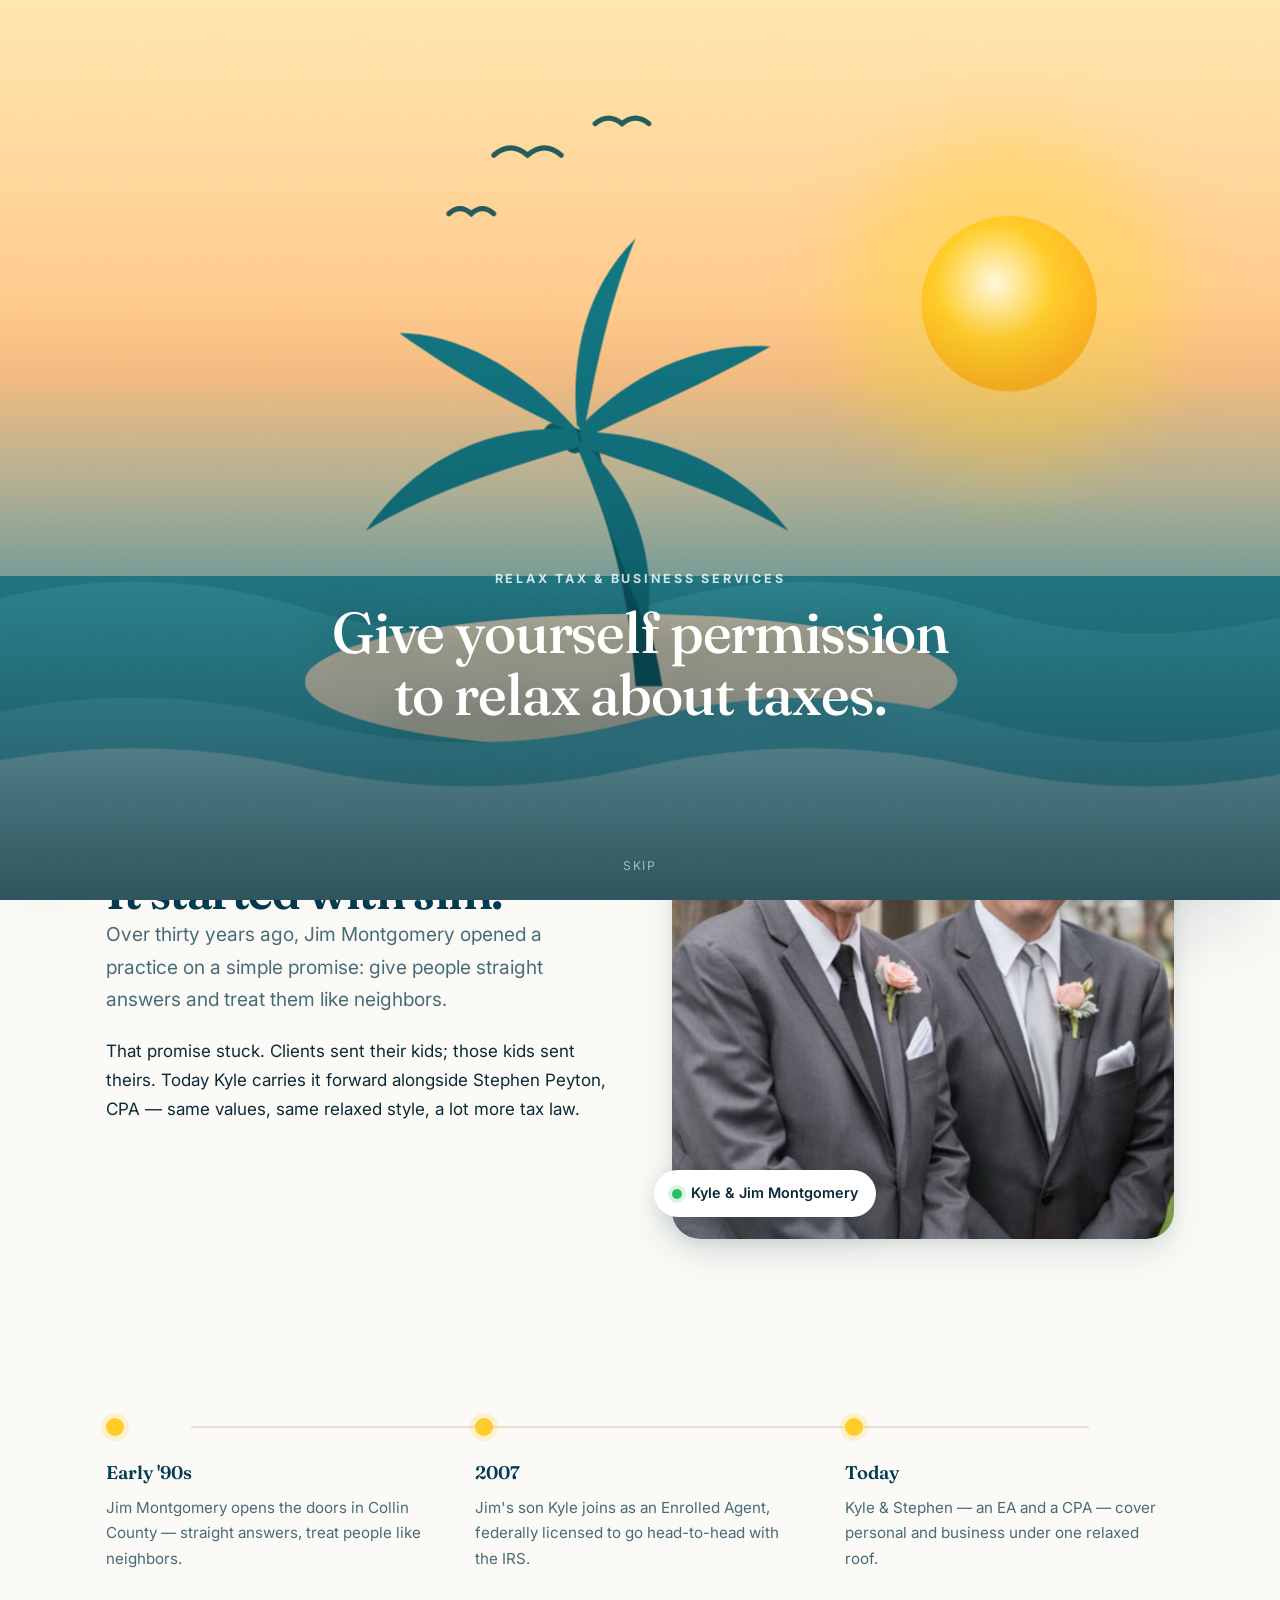
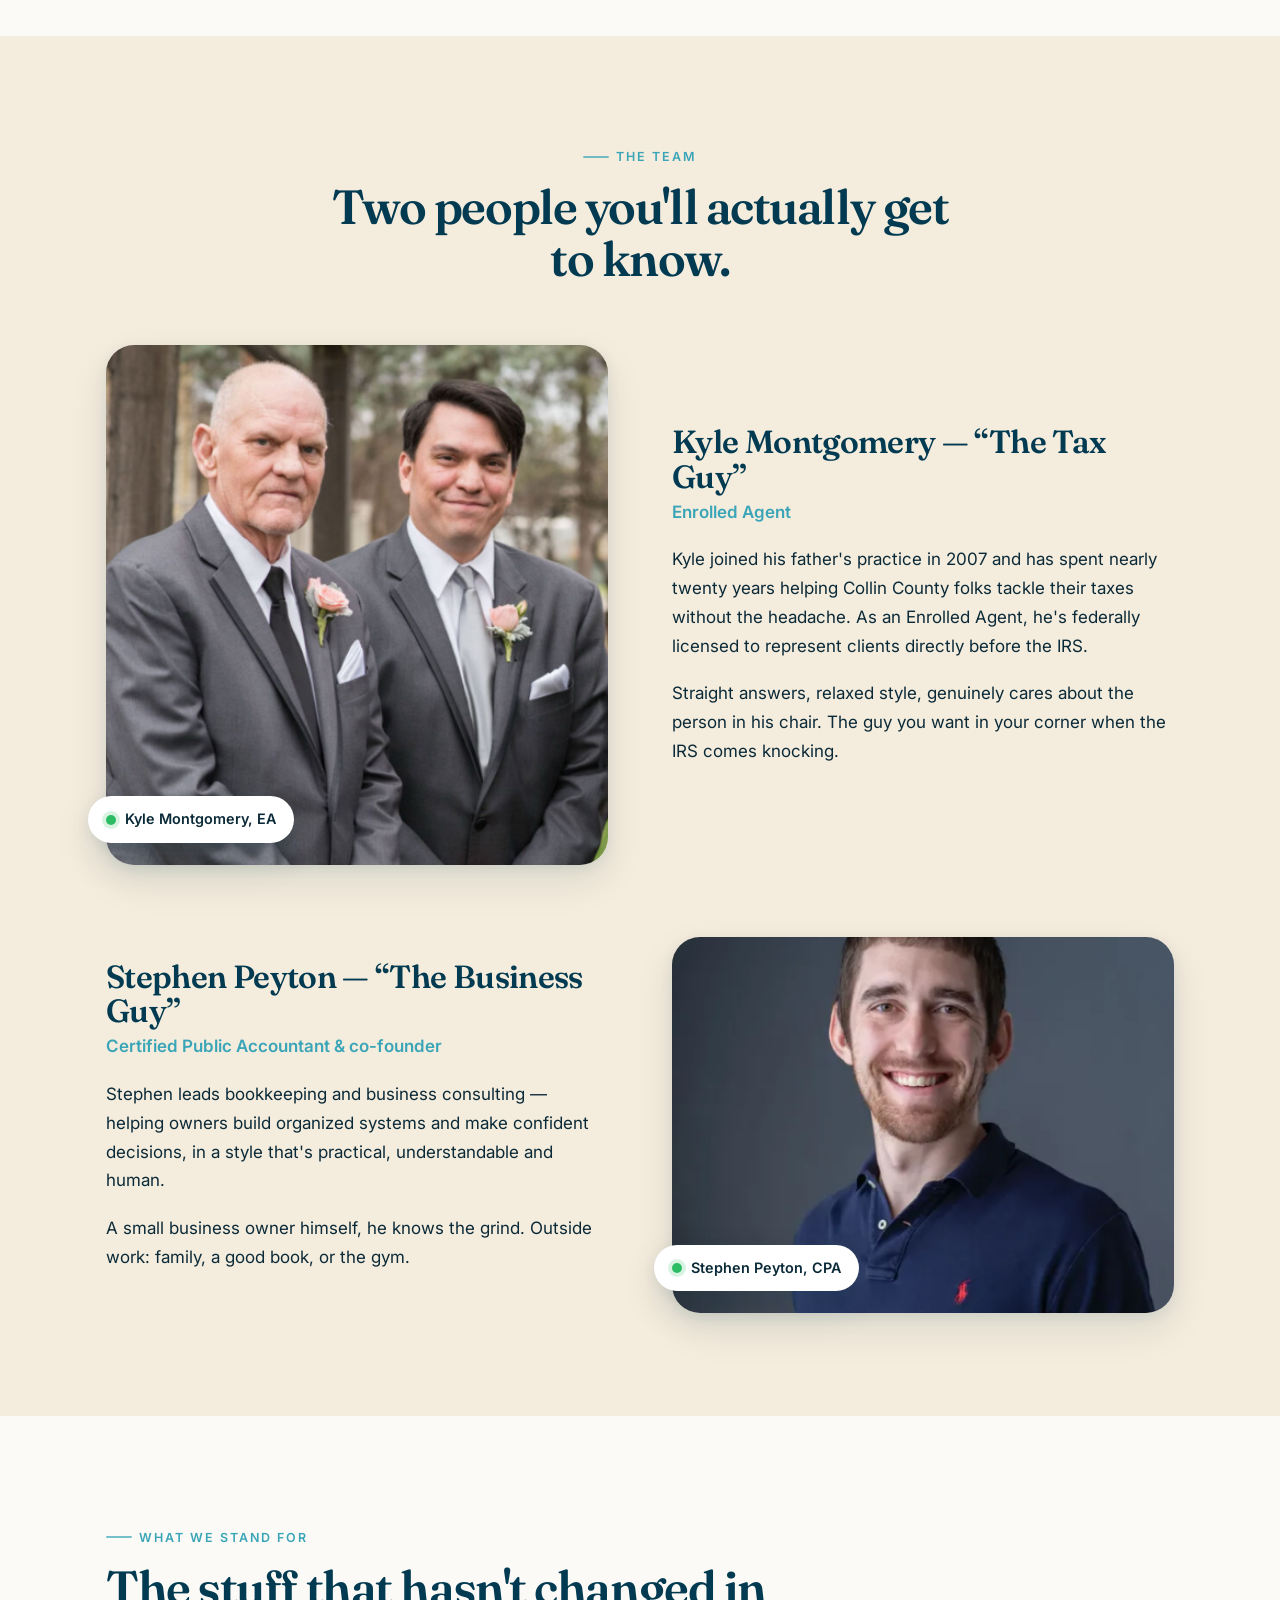
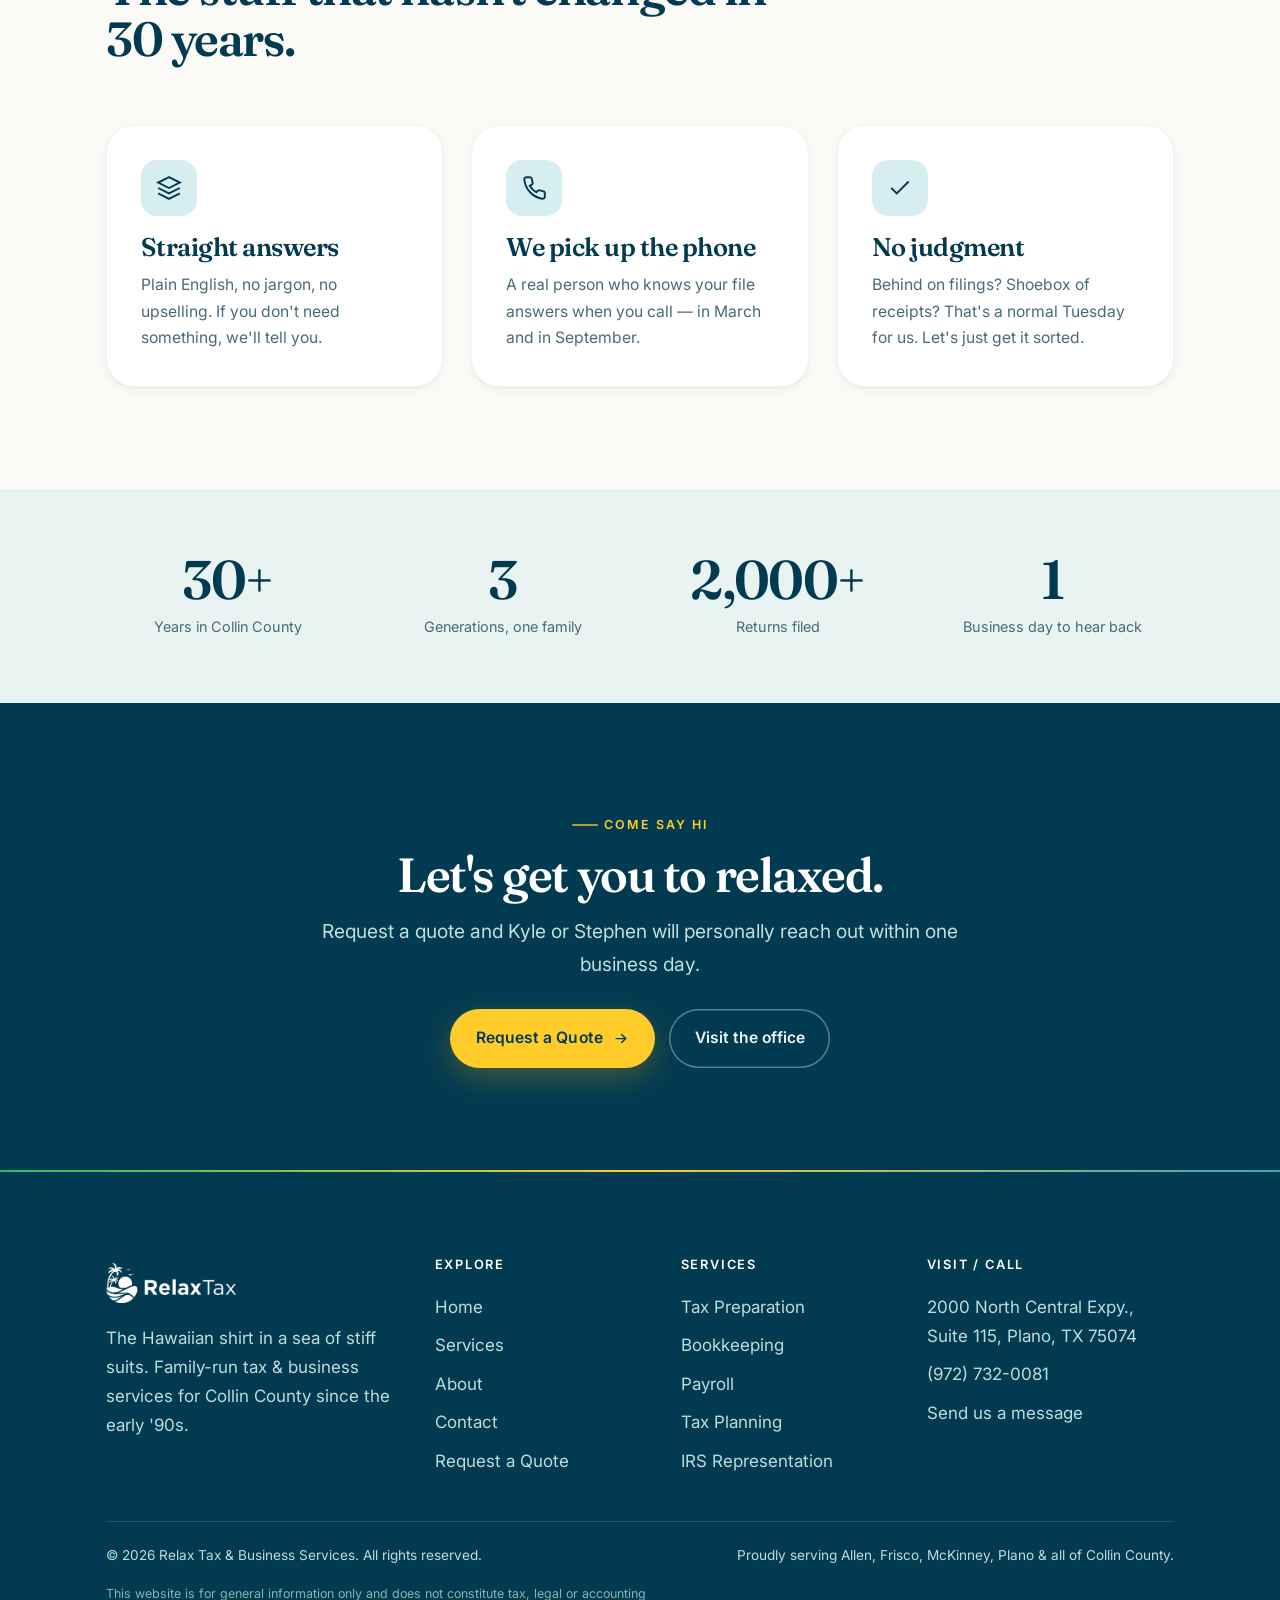
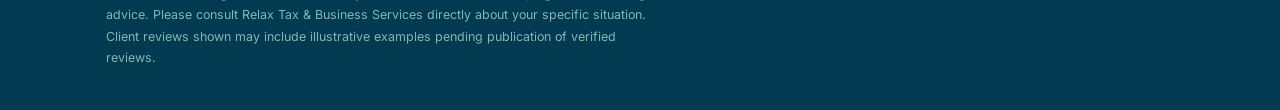
<file: about.html>
<!DOCTYPE html>
<html lang="en">
<head>
<meta charset="UTF-8">
<meta name="viewport" content="width=device-width, initial-scale=1">
<title>Enrolled Agent & CPA Team in Plano, TX | Relax Tax</title>
<meta name="description" content="Meet Kyle Montgomery, EA, and Stephen Peyton, CPA — Plano's family-owned team for tax prep, bookkeeping, payroll and IRS representation in Collin County.">
<link rel="canonical" href="https://relaxtax.vercel.app/about.html">
<meta property="og:title" content="Enrolled Agent & CPA Team in Plano, TX | Relax Tax">
<meta property="og:description" content="Meet Kyle Montgomery, EA, and Stephen Peyton, CPA — Plano's family-owned team for tax prep, bookkeeping, payroll and IRS representation in Collin County.">
<link rel="icon" href="data:image/svg+xml,%3Csvg xmlns='http://www.w3.org/2000/svg' viewBox='0 0 32 32'%3E%3Ccircle cx='16' cy='13' r='7' fill='%23ffcc29'/%3E%3Cpath d='M2 24c4-3 8-3 12 0s8 3 12 0 4-3 4-3v9H2z' fill='%23023a51'/%3E%3C/svg%3E">
<link rel="preconnect" href="https://fonts.googleapis.com">
<link rel="preconnect" href="https://fonts.gstatic.com" crossorigin>
<link rel="preconnect" href="https://agency-dashboard-omega-red.vercel.app">
<link href="https://fonts.googleapis.com/css2?family=Fraunces:opsz,wght@9..144,400;9..144,500;9..144,600;9..144,700&family=Inter:wght@400;500;600;700&display=swap" rel="stylesheet">
<script>try{if(sessionStorage.getItem('relaxtax_entered'))document.documentElement.className+=' entered';}catch(e){}</script>
<link rel="stylesheet" href="css/style.css">
</head>
<body id="top">
<div id="intro" class="intro" role="dialog" aria-label="Welcome to Relax Tax" tabindex="-1">
  <div class="intro-bg" aria-hidden="true"></div>
  <svg class="island-scene" viewBox="0 0 1200 800" preserveAspectRatio="xMidYMid slice" aria-hidden="true">
    <defs>
      <linearGradient id="isl-sky" x1="0" y1="0" x2="0" y2="1">
        <stop offset="0" stop-color="#ffe6ac"/><stop offset="42%" stop-color="#ffc281"/>
        <stop offset="72%" stop-color="#7ec7ce"/><stop offset="100%" stop-color="#3ba5b8"/>
      </linearGradient>
      <radialGradient id="isl-sundot" cx="42%" cy="38%" r="60%">
        <stop offset="0" stop-color="#fff7db"/><stop offset="55%" stop-color="#ffcc29"/><stop offset="100%" stop-color="#ffb020"/>
      </radialGradient>
      <filter id="isl-glow" x="-80%" y="-80%" width="260%" height="260%"><feGaussianBlur stdDeviation="30"/></filter>
    </defs>
    <rect width="1200" height="800" fill="url(#isl-sky)"/>
    <g class="isl-sun">
      <circle cx="928" cy="270" r="150" fill="#ffd44d" opacity=".55" filter="url(#isl-glow)"/>
      <circle cx="928" cy="270" r="78" fill="url(#isl-sundot)"/>
    </g>
    <g class="isl-birds" stroke="#0b4a52" stroke-width="4.5" fill="none" stroke-linecap="round">
      <path d="M470,138 q15,-13 30,0 q15,-13 30,0"/>
      <path d="M560,110 q12,-10 24,0 q12,-10 24,0"/>
      <path d="M430,190 q10,-9 20,0 q10,-9 20,0"/>
    </g>
    <g class="isl-water isl-water-back">
      <rect x="0" y="512" width="1200" height="400" fill="#2b8f9b"/>
      <g class="wave-layer wl1" transform="translate(0,500)"><g class="wm"><path d="M0,40 q150,-46 300,0 t300,0 t300,0 t300,0 t300,0 t300,0 t300,0 t300,0 V400 H0 Z" fill="#37a1ad"/></g></g>
    </g>
    <ellipse class="isl-sand" cx="592" cy="606" rx="290" ry="60" fill="#f4e4c6"/>
    <g transform="translate(150,4)">
      <g class="isl-palm">
        <path d="M446,606 C440,512 418,442 384,372 C398,380 404,380 410,376 C420,444 456,520 470,606 Z" fill="#0c5a63"/>
        <circle cx="374" cy="382" r="10" fill="#0c5a63"/><circle cx="392" cy="390" r="9" fill="#0c5a63"/>
        <g class="fronds" fill="#12727d">
          <path d="M392,378 C318,372 250,404 206,468 C268,430 340,410 398,392 Z"/>
          <path d="M392,376 C344,322 286,292 236,292 C288,330 346,360 396,384 Z"/>
          <path d="M394,374 C388,312 402,252 446,208 C420,272 410,330 400,380 Z"/>
          <path d="M396,376 C446,324 508,300 566,304 C510,336 448,362 400,386 Z"/>
          <path d="M396,380 C464,380 538,408 582,468 C518,432 448,410 400,394 Z"/>
          <path d="M398,388 C444,430 466,490 456,556 C434,498 414,442 394,392 Z"/>
        </g>
      </g>
    </g>
    <g class="isl-water isl-water-front">
      <g class="wave-layer wl2" transform="translate(0,600)"><g class="wm"><path d="M0,40 q150,-40 300,0 t300,0 t300,0 t300,0 t300,0 t300,0 t300,0 t300,0 V400 H0 Z" fill="#4fb3c2"/></g></g>
      <g class="wave-layer wl3" transform="translate(0,646)"><g class="wm"><path d="M0,36 q150,-34 300,0 t300,0 t300,0 t300,0 t300,0 t300,0 t300,0 t300,0 V400 H0 Z" fill="#9adbe2"/></g></g>
    </g>
  </svg>
  <div class="intro-grain" aria-hidden="true"></div>
  <div class="intro-inner">
    <p class="isl-kicker">Relax Tax &amp; Business Services</p>
    <h1 class="isl-line">Give yourself permission<br>to relax about taxes.</h1>
    <button class="intro-enter" type="button">Step onto the island
      <svg viewBox="0 0 24 24" fill="none" stroke="currentColor" stroke-width="2"><path d="M5 12h14M13 6l6 6-6 6"/></svg>
    </button>
  </div>
  <button class="intro-skip" type="button">skip</button>
</div>
<audio id="ambient-audio" loop preload="metadata"><source src="audio/ambient.mp3" type="audio/mpeg"></audio>

<header class="site-header">
  <div class="wrap header-inner">
    <a class="brand" href="index.html" aria-label="Relax Tax — home"><img src="images/logo.png" alt="Relax Tax &amp; Business Services" decoding="async"></a>
    <nav class="nav" aria-label="Primary">
      <a class="navlink" href="index.html">Home</a>
      <a class="navlink" href="services.html">Services</a>
      <a class="navlink" href="about.html">About</a>
      <a class="navlink" href="contact.html">Contact</a>
    </nav>
    <div class="header-cta">
      <a class="btn btn--sun btn--sm" href="quote.html" data-track="quote-cta">Request a Quote</a>
      <a class="header-phone" href="tel:+19727320081" data-track="call"><svg viewBox="0 0 24 24" fill="none" stroke="currentColor" stroke-width="2"><path d="M22 16.92v3a2 2 0 0 1-2.18 2 19.79 19.79 0 0 1-8.63-3.07 19.5 19.5 0 0 1-6-6 19.79 19.79 0 0 1-3.07-8.67A2 2 0 0 1 4.11 2h3a2 2 0 0 1 2 1.72c.13.96.36 1.9.7 2.81a2 2 0 0 1-.45 2.11L8.09 9.91a16 16 0 0 0 6 6l1.27-1.27a2 2 0 0 1 2.11-.45c.9.34 1.85.57 2.81.7A2 2 0 0 1 22 16.92Z"/></svg> (972) 732-0081</a>
    </div>
    <button class="nav-toggle" aria-label="Open menu" aria-controls="drawer"><svg viewBox="0 0 24 24" fill="none" stroke="currentColor" stroke-width="2"><path d="M3 6h18M3 12h18M3 18h18"/></svg></button>
  </div>
</header>

<div class="drawer-backdrop" aria-hidden="true"></div>
<aside class="drawer" id="drawer" aria-label="Menu">
  <div class="drawer-head">
    <a class="brand" href="index.html"><img src="images/logo.png" alt="Relax Tax & Business Services logo" style="height:34px"></a>
    <button class="drawer-close" aria-label="Close menu"><svg viewBox="0 0 24 24" fill="none" stroke="currentColor" stroke-width="2"><path d="M18 6 6 18M6 6l12 12"/></svg></button>
  </div>
  <nav aria-label="Mobile">
    <a href="index.html">Home</a>
    <a href="services.html">Services</a>
    <a href="about.html">About</a>
    <a href="contact.html">Contact</a>
    <a href="quote.html">Request a Quote</a>
  </nav>
  <div class="drawer-foot">
    <a class="btn btn--sun" href="quote.html" data-track="quote-cta">Request a Quote</a>
    <a class="header-phone" href="tel:+19727320081" data-track="call"><svg viewBox="0 0 24 24" fill="none" stroke="currentColor" stroke-width="2"><path d="M22 16.92v3a2 2 0 0 1-2.18 2 19.79 19.79 0 0 1-8.63-3.07 19.5 19.5 0 0 1-6-6 19.79 19.79 0 0 1-3.07-8.67A2 2 0 0 1 4.11 2h3a2 2 0 0 1 2 1.72c.13.96.36 1.9.7 2.81a2 2 0 0 1-.45 2.11L8.09 9.91a16 16 0 0 0 6 6l1.27-1.27a2 2 0 0 1 2.11-.45c.9.34 1.85.57 2.81.7A2 2 0 0 1 22 16.92Z"/></svg> (972) 732-0081</a>
  </div>
</aside>

<main>

<section class="pagehero">
  <div class="wrap">
    <div class="crumbs rv in"><a href="index.html">Home</a> <span>/</span> <span>About</span></div>
    <p class="eyebrow rv in">Our story</p>
    <h1 class="rv in">A family firm that decided taxes didn't have to feel stiff.</h1>
    <p class="rv in">Three decades, three generations, and one stubborn belief: professional financial guidance shouldn't come with a side of dread.</p>
  </div>
</section>

<section class="section">
  <div class="wrap split">
    <div class="rv">
      <p class="eyebrow">Since the early '90s</p>
      <h2>It started with Jim.</h2>
      <p class="lead">Over thirty years ago, Jim Montgomery opened a practice on a simple promise: give people straight answers and treat them like neighbors.</p>
      <p>That promise stuck. Clients sent their kids; those kids sent theirs. Today Kyle carries it forward alongside Stephen Peyton, CPA — same values, same relaxed style, a lot more tax law.</p>
    </div>
    <div class="split-media rv rv-1">
      <img src="images/team-kyle-jim.png" alt="Kyle Montgomery with his father Jim Montgomery, founder of the practice" decoding="async" fetchpriority="high">
      <span class="frame-tag"><span class="dot"></span> Kyle &amp; Jim Montgomery</span>
    </div>
  </div>
</section>

<section class="section--tight">
  <div class="wrap">
    <div class="timeline">
      <div class="timeline-item rv"><div class="yr">Early '90s</div><p>Jim Montgomery opens the doors in Collin County — straight answers, treat people like neighbors.</p></div>
      <div class="timeline-item rv rv-2"><div class="yr">2007</div><p>Jim's son Kyle joins as an Enrolled Agent, federally licensed to go head-to-head with the IRS.</p></div>
      <div class="timeline-item rv rv-4"><div class="yr">Today</div><p>Kyle &amp; Stephen — an EA and a CPA — cover personal and business under one relaxed roof.</p></div>
    </div>
  </div>
</section>

<section class="section bg-sand">
  <div class="wrap">
    <div class="section-head center rv">
      <p class="eyebrow" style="justify-content:center">The team</p>
      <h2>Two people you'll actually get to know.</h2>
    </div>

    <div class="split" style="margin-bottom:clamp(40px,6vw,72px)">
      <div class="split-media rv">
        <img src="images/team-kyle-jim.png" alt="Kyle Montgomery, Enrolled Agent at Relax Tax & Business Services in Plano, TX" style="object-fit:cover; object-position:80% 20%; aspect-ratio:3/4; max-height:520px" loading="lazy" decoding="async">
        <span class="frame-tag"><span class="dot"></span> Kyle Montgomery, EA</span>
      </div>
      <div class="rv rv-1">
        <h3 style="font-size:clamp(1.5rem,3vw,2rem)">Kyle Montgomery — “The Tax Guy”</h3>
        <p style="color:var(--aqua); font-weight:600; margin-top:.2rem">Enrolled Agent</p>
        <p>Kyle joined his father's practice in 2007 and has spent nearly twenty years helping Collin County folks tackle their taxes without the headache. As an Enrolled Agent, he's federally licensed to represent clients directly before the IRS.</p>
        <p>Straight answers, relaxed style, genuinely cares about the person in his chair. The guy you want in your corner when the IRS comes knocking.</p>
      </div>
    </div>

    <div class="split split--flip">
      <div class="split-media rv">
        <img src="images/stephen-peyton.png" alt="Stephen Peyton, CPA and co-founder at Relax Tax & Business Services in Plano, TX" style="object-fit:cover; aspect-ratio:4/3" loading="lazy" decoding="async">
        <span class="frame-tag"><span class="dot"></span> Stephen Peyton, CPA</span>
      </div>
      <div class="rv rv-1">
        <h3 style="font-size:clamp(1.5rem,3vw,2rem)">Stephen Peyton — “The Business Guy”</h3>
        <p style="color:var(--aqua); font-weight:600; margin-top:.2rem">Certified Public Accountant &amp; co-founder</p>
        <p>Stephen leads bookkeeping and business consulting — helping owners build organized systems and make confident decisions, in a style that's practical, understandable and human.</p>
        <p>A small business owner himself, he knows the grind. Outside work: family, a good book, or the gym.</p>
      </div>
    </div>
  </div>
</section>

<section class="section">
  <div class="wrap">
    <div class="section-head rv">
      <p class="eyebrow">What we stand for</p>
      <h2>The stuff that hasn't changed in 30 years.</h2>
    </div>
    <div class="grid grid-3">
      <article class="card rv">
        <div class="ico"><svg viewBox="0 0 24 24" fill="none" stroke="currentColor" stroke-width="1.8"><path d="M12 2 2 7l10 5 10-5-10-5Z"/><path d="m2 17 10 5 10-5M2 12l10 5 10-5"/></svg></div>
        <h3>Straight answers</h3>
        <p>Plain English, no jargon, no upselling. If you don't need something, we'll tell you.</p>
      </article>
      <article class="card rv rv-1">
        <div class="ico"><svg viewBox="0 0 24 24" fill="none" stroke="currentColor" stroke-width="1.8"><path d="M22 16.92v3a2 2 0 0 1-2.18 2A19.8 19.8 0 0 1 3.08 4.18 2 2 0 0 1 5 2h3a2 2 0 0 1 2 1.72c.13.96.36 1.9.7 2.81a2 2 0 0 1-.45 2.11L8.09 9.91a16 16 0 0 0 6 6l1.27-1.27a2 2 0 0 1 2.11-.45c.91.34 1.85.57 2.81.7A2 2 0 0 1 22 16.92Z"/></svg></div>
        <h3>We pick up the phone</h3>
        <p>A real person who knows your file answers when you call — in March and in September.</p>
      </article>
      <article class="card rv rv-2">
        <div class="ico"><svg viewBox="0 0 24 24" fill="none" stroke="currentColor" stroke-width="1.8"><path d="M20 6 9 17l-5-5"/></svg></div>
        <h3>No judgment</h3>
        <p>Behind on filings? Shoebox of receipts? That's a normal Tuesday for us. Let's just get it sorted.</p>
      </article>
    </div>
  </div>
</section>

<section class="section--tight bg-seafoam">
  <div class="wrap">
    <div class="stats">
      <div class="stat rv"><div class="num" data-count="30" data-suffix="+">30+</div><div class="lbl">Years in Collin County</div></div>
      <div class="stat rv rv-1"><div class="num" data-count="3">3</div><div class="lbl">Generations, one family</div></div>
      <div class="stat rv rv-2"><div class="num" data-count="2000" data-suffix="+">2,000+</div><div class="lbl">Returns filed</div></div>
      <div class="stat rv rv-3"><div class="num" data-count="1">1</div><div class="lbl">Business day to hear back</div></div>
    </div>
  </div>
</section>

<section class="section bg-teal">
  <div class="wrap" style="text-align:center">
    <div class="section-head center rv" style="margin-bottom:0">
      <p class="eyebrow" style="justify-content:center">Come say hi</p>
      <h2>Let's get you to relaxed.</h2>
      <p class="lead" style="margin-inline:auto">Request a quote and Kyle or Stephen will personally reach out within one business day.</p>
      <div class="hero-actions" style="justify-content:center; opacity:1; transform:none; margin-top:1.8rem">
        <a class="btn btn--sun" href="quote.html" data-track="quote-cta">Request a Quote <svg viewBox="0 0 24 24" fill="none" stroke="currentColor" stroke-width="2"><path d="M5 12h14M13 6l6 6-6 6"/></svg></a>
        <a class="btn btn--ghost" href="contact.html">Visit the office</a>
      </div>
    </div>
  </div>
</section>

</main>

<footer class="site-footer">
  <div class="wrap">
    <div class="footer-grid">
      <div>
        <a class="brand" href="index.html"><img src="images/logo.png" alt="Relax Tax & Business Services logo" style="height:40px; filter:brightness(0) invert(1)" loading="lazy" decoding="async"></a>
        <p style="margin-top:1rem; max-width:34ch; color:#bcdedb">The Hawaiian shirt in a sea of stiff suits. Family-run tax &amp; business services for Collin County since the early '90s.</p>
      </div>
      <div><h4>Explore</h4><a href="index.html">Home</a><a href="services.html">Services</a><a href="about.html">About</a><a href="contact.html">Contact</a><a href="quote.html">Request a Quote</a></div>
      <div><h4>Services</h4><a href="services.html">Tax Preparation</a><a href="services.html">Bookkeeping</a><a href="services.html">Payroll</a><a href="services.html">Tax Planning</a><a href="services.html">IRS Representation</a></div>
      <div><h4>Visit / Call</h4><a href="https://www.google.com/maps?q=2000+North+Central+Expy+Suite+115+Plano+TX+75074" target="_blank" rel="noopener">2000 North Central Expy.,<br>Suite 115, Plano, TX 75074</a><a href="tel:+19727320081" data-track="call">(972) 732-0081</a><a href="quote.html">Send us a message</a></div>
    </div>
    <div class="footer-note">
      <span>&copy; <span data-year>2026</span> Relax Tax &amp; Business Services. All rights reserved.</span>
      <span>Proudly serving Allen, Frisco, McKinney, Plano &amp; all of Collin County.</span>
    </div>
    <p class="footer-disclaimer">This website is for general information only and does not constitute tax, legal or accounting advice. Please consult Relax Tax &amp; Business Services directly about your specific situation. Client reviews shown may include illustrative examples pending publication of verified reviews.</p>
  </div>
</footer>

<div class="rbubble">
  <div class="rbubble-panel" role="dialog" aria-label="Client reviews">
    <div class="rp-head">
      <button class="rbubble-close" aria-label="Close reviews"><svg viewBox="0 0 24 24" fill="none" stroke="currentColor" stroke-width="2"><path d="M18 6 6 18M6 6l12 12"/></svg></button>
      <strong style="font-family:var(--font-display); font-size:1.05rem">What clients are saying</strong>
      <div class="rate"><b data-rating-avg>4.9</b><span class="stars" data-stars></span></div>
    </div>
    <div class="rp-body">
      <div class="rp-quote" aria-live="polite"></div>
      <div class="rp-dots"></div>
      <button class="btn btn--green btn--block btn--sm" data-open-review>Leave your review</button>
    </div>
  </div>
  <button class="rbubble-toggle" aria-label="Open client reviews">
    <span class="pulse" aria-hidden="true"></span>
    <span class="stars" data-stars aria-hidden="true"></span>
    <span class="txt"><span data-rating-avg>4.9</span> · Reviews</span>
  </button>
</div>

<div class="modal-backdrop" id="review-modal">
  <div class="modal" role="dialog" aria-modal="true" aria-label="Leave a review" style="position:relative">
    <button class="modal-close drawer-close" aria-label="Close" style="position:absolute; top:16px; right:16px"><svg viewBox="0 0 24 24" fill="none" stroke="currentColor" stroke-width="2"><path d="M18 6 6 18M6 6l12 12"/></svg></button>
    <form class="modal-form">
      <h3>How was your experience?</h3>
      <p class="sub">Your review helps other Collin County folks feel a little less nervous about taxes.</p>
      <div class="field">
        <label>Your rating</label>
        <div class="starpick" role="radiogroup" aria-label="Star rating">
          <button type="button" aria-label="1 star"><svg viewBox="0 0 24 24" fill="currentColor"><path d="m12 2 3.09 6.26L22 9.27l-5 4.87 1.18 6.88L12 17.77l-6.18 3.25L7 14.14 2 9.27l6.91-1.01L12 2Z"/></svg></button>
          <button type="button" aria-label="2 stars"><svg viewBox="0 0 24 24" fill="currentColor"><path d="m12 2 3.09 6.26L22 9.27l-5 4.87 1.18 6.88L12 17.77l-6.18 3.25L7 14.14 2 9.27l6.91-1.01L12 2Z"/></svg></button>
          <button type="button" aria-label="3 stars"><svg viewBox="0 0 24 24" fill="currentColor"><path d="m12 2 3.09 6.26L22 9.27l-5 4.87 1.18 6.88L12 17.77l-6.18 3.25L7 14.14 2 9.27l6.91-1.01L12 2Z"/></svg></button>
          <button type="button" aria-label="4 stars"><svg viewBox="0 0 24 24" fill="currentColor"><path d="m12 2 3.09 6.26L22 9.27l-5 4.87 1.18 6.88L12 17.77l-6.18 3.25L7 14.14 2 9.27l6.91-1.01L12 2Z"/></svg></button>
          <button type="button" aria-label="5 stars"><svg viewBox="0 0 24 24" fill="currentColor"><path d="m12 2 3.09 6.26L22 9.27l-5 4.87 1.18 6.88L12 17.77l-6.18 3.25L7 14.14 2 9.27l6.91-1.01L12 2Z"/></svg></button>
        </div>
      </div>
      <div class="field"><label for="rv-name">Name</label><input id="rv-name" name="name" type="text" placeholder="First name, last initial" autocomplete="name"></div>
      <div class="field"><label for="rv-city">City</label><input id="rv-city" name="city" type="text" placeholder="Plano, TX"></div>
      <div class="field"><label for="rv-text">Your review</label><textarea id="rv-text" name="text" placeholder="Tell us how it went…" required></textarea></div>
      <button class="btn btn--green btn--block" type="submit" style="margin-top:1.3rem">Post review</button>
    </form>
    <div class="modal-success" hidden>
      <div class="badge"><svg viewBox="0 0 24 24" fill="none" stroke="currentColor" stroke-width="2.4"><path d="M20 6 9 17l-5-5"/></svg></div>
      <h3>Thank you!</h3>
      <p style="color:var(--ink-soft); max-width:36ch; margin:.6rem auto 0">Your review has been added. We appreciate you taking a minute to help someone else relax about taxes.</p>
      <button class="btn btn--ghost drawer-close" style="margin-top:1.4rem">Close</button>
    </div>
  </div>
</div>

<button class="sound-toggle" aria-label="Play calm background sound" aria-pressed="false"><span class="sw" aria-hidden="true"><i></i><i></i><i></i><i></i></span><span class="tip">Calm sound</span></button>
<a class="to-top" href="#top" aria-label="Back to top"><svg viewBox="0 0 24 24" fill="none" stroke="currentColor" stroke-width="2.4"><path d="m18 15-6-6-6 6"/></svg></a>

<script src="js/main.js"></script>

<!-- Performance tracking -->
<script defer src="https://agency-dashboard-omega-red.vercel.app/t.js" data-site="relax-tax"></script>
</body>
</html>
</file>
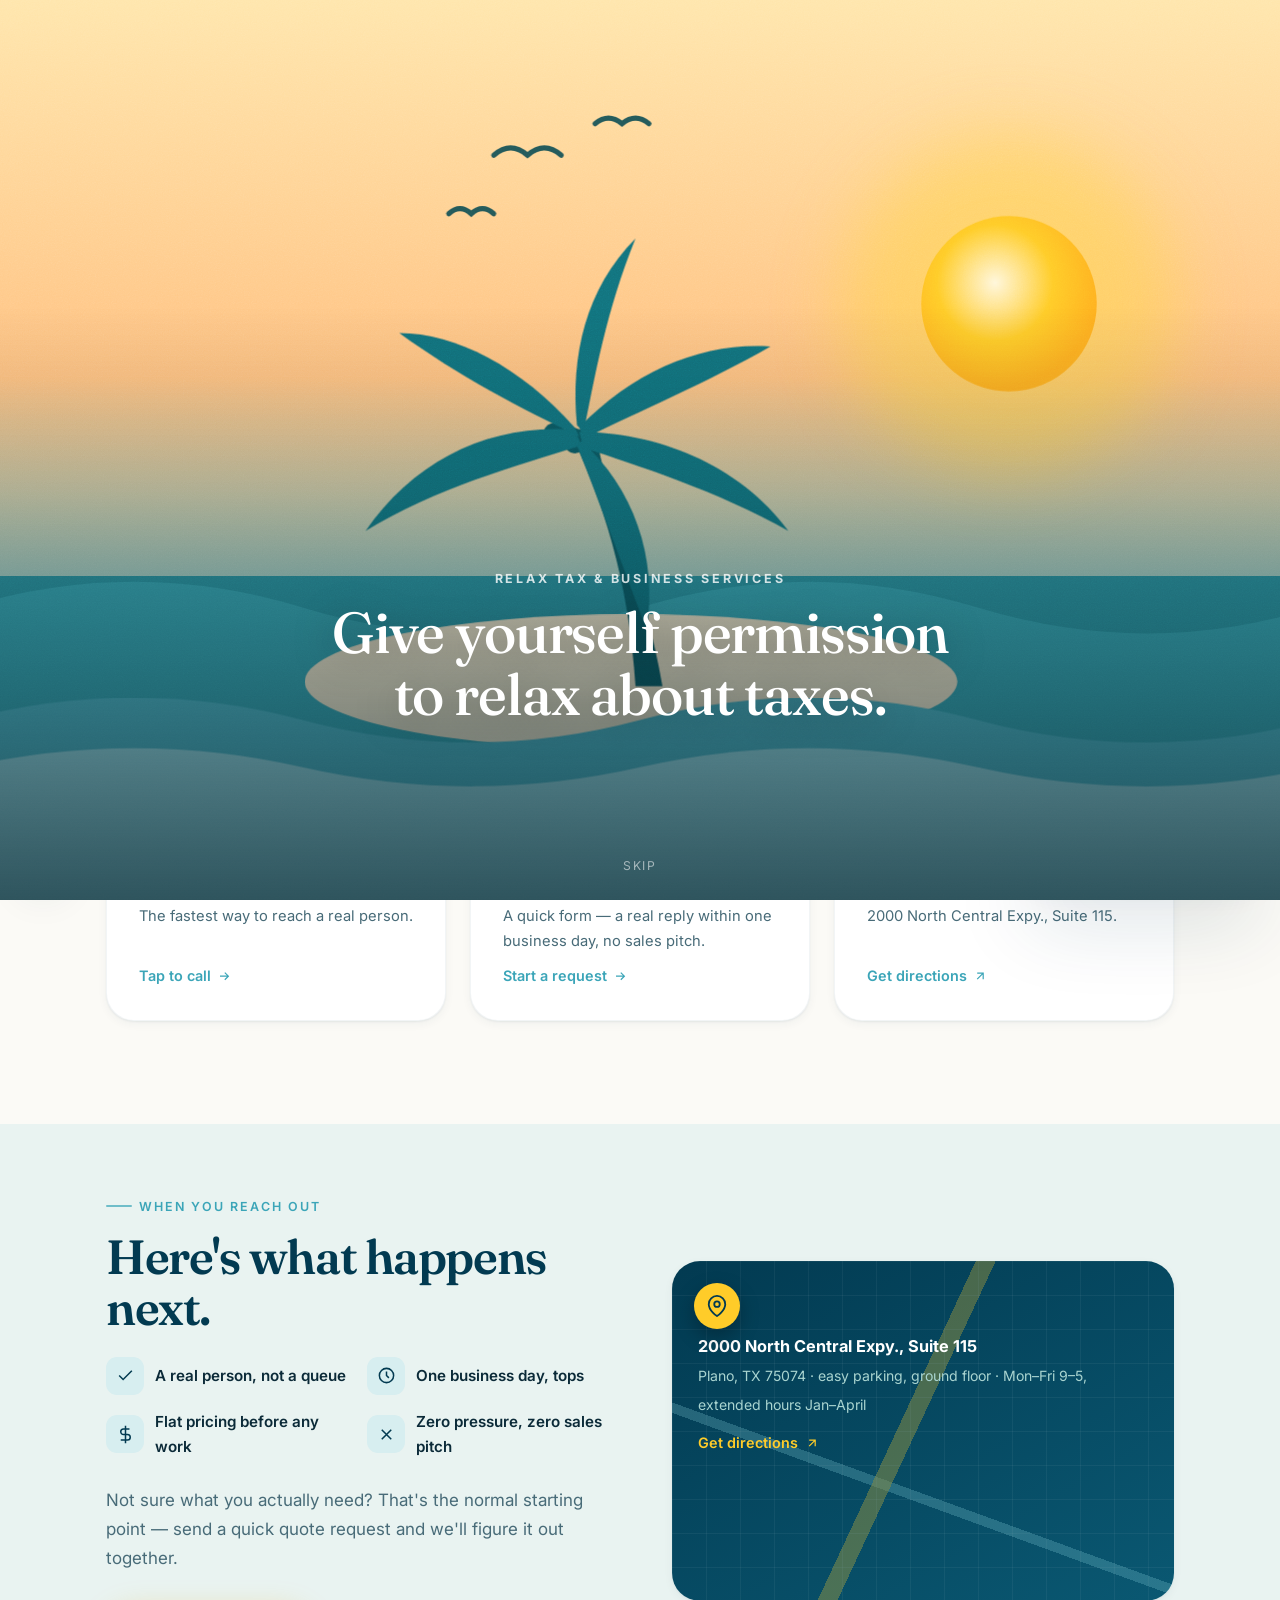
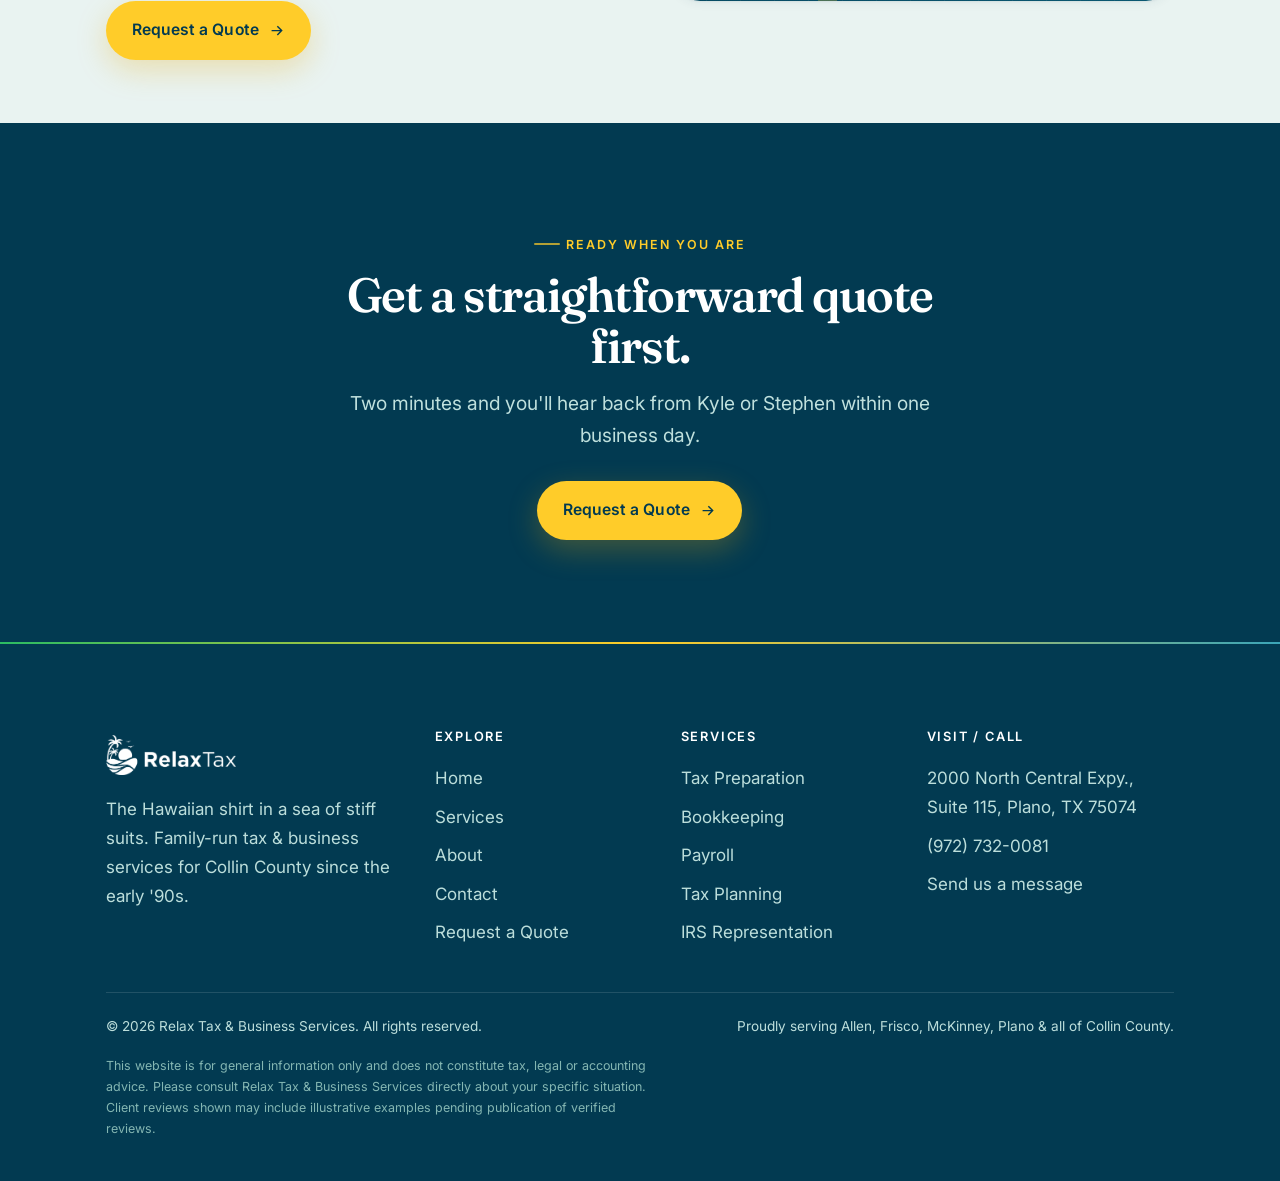
<file: contact.html>
<!DOCTYPE html>
<html lang="en">
<head>
<meta charset="UTF-8">
<meta name="viewport" content="width=device-width, initial-scale=1">
<title>Contact Relax Tax | IRS Representation, Plano TX</title>
<meta name="description" content="Talk to a family-owned Plano, TX enrolled agent about IRS representation, small business bookkeeping, or payroll. Real replies within one business day.">
<link rel="canonical" href="https://relaxtax.vercel.app/contact.html">
<meta property="og:title" content="Contact Relax Tax | IRS Representation, Plano TX">
<meta property="og:description" content="Talk to a family-owned Plano, TX enrolled agent about IRS representation, small business bookkeeping, or payroll. Real replies within one business day.">
<link rel="icon" href="data:image/svg+xml,%3Csvg xmlns='http://www.w3.org/2000/svg' viewBox='0 0 32 32'%3E%3Ccircle cx='16' cy='13' r='7' fill='%23ffcc29'/%3E%3Cpath d='M2 24c4-3 8-3 12 0s8 3 12 0 4-3 4-3v9H2z' fill='%23023a51'/%3E%3C/svg%3E">
<link rel="preconnect" href="https://fonts.googleapis.com">
<link rel="preconnect" href="https://fonts.gstatic.com" crossorigin>
<link href="https://fonts.googleapis.com/css2?family=Fraunces:opsz,wght@9..144,400;9..144,500;9..144,600;9..144,700&family=Inter:wght@400;500;600;700&display=swap" rel="stylesheet">
<link rel="preconnect" href="https://agency-dashboard-omega-red.vercel.app">
<script>try{if(sessionStorage.getItem('relaxtax_entered'))document.documentElement.className+=' entered';}catch(e){}</script>
<link rel="stylesheet" href="css/style.css">
</head>
<body id="top">
<div id="intro" class="intro" role="dialog" aria-label="Welcome to Relax Tax" tabindex="-1">
  <div class="intro-bg" aria-hidden="true"></div>
  <svg class="island-scene" viewBox="0 0 1200 800" preserveAspectRatio="xMidYMid slice" aria-hidden="true">
    <defs>
      <linearGradient id="isl-sky" x1="0" y1="0" x2="0" y2="1">
        <stop offset="0" stop-color="#ffe6ac"/><stop offset="42%" stop-color="#ffc281"/>
        <stop offset="72%" stop-color="#7ec7ce"/><stop offset="100%" stop-color="#3ba5b8"/>
      </linearGradient>
      <radialGradient id="isl-sundot" cx="42%" cy="38%" r="60%">
        <stop offset="0" stop-color="#fff7db"/><stop offset="55%" stop-color="#ffcc29"/><stop offset="100%" stop-color="#ffb020"/>
      </radialGradient>
      <filter id="isl-glow" x="-80%" y="-80%" width="260%" height="260%"><feGaussianBlur stdDeviation="30"/></filter>
    </defs>
    <rect width="1200" height="800" fill="url(#isl-sky)"/>
    <g class="isl-sun">
      <circle cx="928" cy="270" r="150" fill="#ffd44d" opacity=".55" filter="url(#isl-glow)"/>
      <circle cx="928" cy="270" r="78" fill="url(#isl-sundot)"/>
    </g>
    <g class="isl-birds" stroke="#0b4a52" stroke-width="4.5" fill="none" stroke-linecap="round">
      <path d="M470,138 q15,-13 30,0 q15,-13 30,0"/>
      <path d="M560,110 q12,-10 24,0 q12,-10 24,0"/>
      <path d="M430,190 q10,-9 20,0 q10,-9 20,0"/>
    </g>
    <g class="isl-water isl-water-back">
      <rect x="0" y="512" width="1200" height="400" fill="#2b8f9b"/>
      <g class="wave-layer wl1" transform="translate(0,500)"><g class="wm"><path d="M0,40 q150,-46 300,0 t300,0 t300,0 t300,0 t300,0 t300,0 t300,0 t300,0 V400 H0 Z" fill="#37a1ad"/></g></g>
    </g>
    <ellipse class="isl-sand" cx="592" cy="606" rx="290" ry="60" fill="#f4e4c6"/>
    <g transform="translate(150,4)">
      <g class="isl-palm">
        <path d="M446,606 C440,512 418,442 384,372 C398,380 404,380 410,376 C420,444 456,520 470,606 Z" fill="#0c5a63"/>
        <circle cx="374" cy="382" r="10" fill="#0c5a63"/><circle cx="392" cy="390" r="9" fill="#0c5a63"/>
        <g class="fronds" fill="#12727d">
          <path d="M392,378 C318,372 250,404 206,468 C268,430 340,410 398,392 Z"/>
          <path d="M392,376 C344,322 286,292 236,292 C288,330 346,360 396,384 Z"/>
          <path d="M394,374 C388,312 402,252 446,208 C420,272 410,330 400,380 Z"/>
          <path d="M396,376 C446,324 508,300 566,304 C510,336 448,362 400,386 Z"/>
          <path d="M396,380 C464,380 538,408 582,468 C518,432 448,410 400,394 Z"/>
          <path d="M398,388 C444,430 466,490 456,556 C434,498 414,442 394,392 Z"/>
        </g>
      </g>
    </g>
    <g class="isl-water isl-water-front">
      <g class="wave-layer wl2" transform="translate(0,600)"><g class="wm"><path d="M0,40 q150,-40 300,0 t300,0 t300,0 t300,0 t300,0 t300,0 t300,0 t300,0 V400 H0 Z" fill="#4fb3c2"/></g></g>
      <g class="wave-layer wl3" transform="translate(0,646)"><g class="wm"><path d="M0,36 q150,-34 300,0 t300,0 t300,0 t300,0 t300,0 t300,0 t300,0 t300,0 V400 H0 Z" fill="#9adbe2"/></g></g>
    </g>
  </svg>
  <div class="intro-grain" aria-hidden="true"></div>
  <div class="intro-inner">
    <p class="isl-kicker">Relax Tax &amp; Business Services</p>
    <h1 class="isl-line">Give yourself permission<br>to relax about taxes.</h1>
    <button class="intro-enter" type="button">Step onto the island
      <svg viewBox="0 0 24 24" fill="none" stroke="currentColor" stroke-width="2"><path d="M5 12h14M13 6l6 6-6 6"/></svg>
    </button>
  </div>
  <button class="intro-skip" type="button">skip</button>
</div>
<audio id="ambient-audio" loop preload="metadata"><source src="audio/ambient.mp3" type="audio/mpeg"></audio>

<header class="site-header">
  <div class="wrap header-inner">
    <a class="brand" href="index.html" aria-label="Relax Tax — home"><img src="images/logo.png" alt="Relax Tax &amp; Business Services" decoding="async"></a>
    <nav class="nav" aria-label="Primary">
      <a class="navlink" href="index.html">Home</a>
      <a class="navlink" href="services.html">Services</a>
      <a class="navlink" href="about.html">About</a>
      <a class="navlink" href="contact.html">Contact</a>
    </nav>
    <div class="header-cta">
      <a class="btn btn--sun btn--sm" href="quote.html" data-track="quote-cta">Request a Quote</a>
      <a class="header-phone" href="tel:+19727320081" data-track="call"><svg viewBox="0 0 24 24" fill="none" stroke="currentColor" stroke-width="2"><path d="M22 16.92v3a2 2 0 0 1-2.18 2 19.79 19.79 0 0 1-8.63-3.07 19.5 19.5 0 0 1-6-6 19.79 19.79 0 0 1-3.07-8.67A2 2 0 0 1 4.11 2h3a2 2 0 0 1 2 1.72c.13.96.36 1.9.7 2.81a2 2 0 0 1-.45 2.11L8.09 9.91a16 16 0 0 0 6 6l1.27-1.27a2 2 0 0 1 2.11-.45c.9.34 1.85.57 2.81.7A2 2 0 0 1 22 16.92Z"/></svg> (972) 732-0081</a>
    </div>
    <button class="nav-toggle" aria-label="Open menu" aria-controls="drawer"><svg viewBox="0 0 24 24" fill="none" stroke="currentColor" stroke-width="2"><path d="M3 6h18M3 12h18M3 18h18"/></svg></button>
  </div>
</header>

<div class="drawer-backdrop" aria-hidden="true"></div>
<aside class="drawer" id="drawer" aria-label="Menu">
  <div class="drawer-head">
    <a class="brand" href="index.html"><img src="images/logo.png" alt="Relax Tax" style="height:34px" decoding="async"></a>
    <button class="drawer-close" aria-label="Close menu"><svg viewBox="0 0 24 24" fill="none" stroke="currentColor" stroke-width="2"><path d="M18 6 6 18M6 6l12 12"/></svg></button>
  </div>
  <nav aria-label="Mobile">
    <a href="index.html">Home</a>
    <a href="services.html">Services</a>
    <a href="about.html">About</a>
    <a href="contact.html">Contact</a>
    <a href="quote.html">Request a Quote</a>
  </nav>
  <div class="drawer-foot">
    <a class="btn btn--sun" href="quote.html" data-track="quote-cta">Request a Quote</a>
    <a class="header-phone" href="tel:+19727320081" data-track="call"><svg viewBox="0 0 24 24" fill="none" stroke="currentColor" stroke-width="2"><path d="M22 16.92v3a2 2 0 0 1-2.18 2 19.79 19.79 0 0 1-8.63-3.07 19.5 19.5 0 0 1-6-6 19.79 19.79 0 0 1-3.07-8.67A2 2 0 0 1 4.11 2h3a2 2 0 0 1 2 1.72c.13.96.36 1.9.7 2.81a2 2 0 0 1-.45 2.11L8.09 9.91a16 16 0 0 0 6 6l1.27-1.27a2 2 0 0 1 2.11-.45c.9.34 1.85.57 2.81.7A2 2 0 0 1 22 16.92Z"/></svg> (972) 732-0081</a>
  </div>
</aside>

<main>

<section class="pagehero">
  <div class="wrap">
    <div class="crumbs rv in"><a href="index.html">Home</a> <span>/</span> <span>Contact</span></div>
    <p class="eyebrow rv in">Come say hi</p>
    <h1 class="rv in">We're right off North Central Expressway.</h1>
    <p class="rv in">Call, send a message, or drop by. A real person — who will remember your name — gets back to you within one business day.</p>
  </div>
</section>

<section class="section" style="padding-top:clamp(40px,6vw,64px)">
  <div class="wrap">
    <div class="reach-grid">
      <a class="reach rv" href="tel:+19727320081" data-track="call">
        <span class="ico"><svg viewBox="0 0 24 24" fill="none" stroke="currentColor" stroke-width="2"><path d="M22 16.92v3a2 2 0 0 1-2.18 2 19.79 19.79 0 0 1-8.63-3.07 19.5 19.5 0 0 1-6-6 19.79 19.79 0 0 1-3.07-8.67A2 2 0 0 1 4.11 2h3a2 2 0 0 1 2 1.72c.13.96.36 1.9.7 2.81a2 2 0 0 1-.45 2.11L8.09 9.91a16 16 0 0 0 6 6l1.27-1.27a2 2 0 0 1 2.11-.45c.9.34 1.85.57 2.81.7A2 2 0 0 1 22 16.92Z"/></svg></span>
        <b>Call us</b>
        <span class="big">(972) 732-0081</span>
        <span>The fastest way to reach a real person.</span>
        <span class="arrow">Tap to call <svg viewBox="0 0 24 24" fill="none" stroke="currentColor" stroke-width="2"><path d="M5 12h14M13 6l6 6-6 6"/></svg></span>
      </a>
      <a class="reach rv rv-1" href="quote.html" data-track="quote-cta">
        <span class="ico"><svg viewBox="0 0 24 24" fill="none" stroke="currentColor" stroke-width="2"><path d="M4 4h16v16H4z"/><path d="m22 6-10 7L2 6"/></svg></span>
        <b>Send a message</b>
        <span class="big">Tell us what you need</span>
        <span>A quick form — a real reply within one business day, no sales pitch.</span>
        <span class="arrow">Start a request <svg viewBox="0 0 24 24" fill="none" stroke="currentColor" stroke-width="2"><path d="M5 12h14M13 6l6 6-6 6"/></svg></span>
      </a>
      <a class="reach rv rv-2" href="https://www.google.com/maps/dir/?api=1&amp;destination=2000+North+Central+Expy+Suite+115+Plano+TX+75074" target="_blank" rel="noopener">
        <span class="ico"><svg viewBox="0 0 24 24" fill="none" stroke="currentColor" stroke-width="2"><path d="M21 10c0 7-9 13-9 13s-9-6-9-13a9 9 0 0 1 18 0Z"/><circle cx="12" cy="10" r="3"/></svg></span>
        <b>Visit us</b>
        <span class="big">Plano, TX</span>
        <span>2000 North Central Expy., Suite 115.</span>
        <span class="arrow">Get directions <svg viewBox="0 0 24 24" fill="none" stroke="currentColor" stroke-width="2"><path d="M7 17 17 7M7 7h10v10"/></svg></span>
      </a>
    </div>
  </div>
</section>

<section class="section--tight bg-seafoam">
  <div class="wrap split">
    <div class="rv">
      <p class="eyebrow">When you reach out</p>
      <h2>Here's what happens next.</h2>
      <ul class="proof" style="margin-top:1.4rem">
        <li><span class="pi"><svg viewBox="0 0 24 24" fill="none" stroke="currentColor" stroke-width="1.9"><path d="M20 6 9 17l-5-5"/></svg></span> A real person, not a queue</li>
        <li><span class="pi"><svg viewBox="0 0 24 24" fill="none" stroke="currentColor" stroke-width="1.9"><circle cx="12" cy="12" r="9"/><path d="M12 7v5l3 3"/></svg></span> One business day, tops</li>
        <li><span class="pi"><svg viewBox="0 0 24 24" fill="none" stroke="currentColor" stroke-width="1.9"><path d="M12 1v22M17 5H9.5a3.5 3.5 0 0 0 0 7h5a3.5 3.5 0 0 1 0 7H6"/></svg></span> Flat pricing before any work</li>
        <li><span class="pi"><svg viewBox="0 0 24 24" fill="none" stroke="currentColor" stroke-width="1.9"><path d="M18 6 6 18M6 6l12 12"/></svg></span> Zero pressure, zero sales pitch</li>
      </ul>
      <p style="margin-top:1.6rem; color:var(--ink-soft)">Not sure what you actually need? That's the normal starting point — send a quick quote request and we'll figure it out together.</p>
      <a class="btn btn--sun" href="quote.html" style="margin-top:.6rem" data-track="quote-cta">Request a Quote
        <svg viewBox="0 0 24 24" fill="none" stroke="currentColor" stroke-width="2"><path d="M5 12h14M13 6l6 6-6 6"/></svg>
      </a>
    </div>
    <a class="map-card rv rv-1" href="https://www.google.com/maps/dir/?api=1&amp;destination=2000+North+Central+Expy+Suite+115+Plano+TX+75074" target="_blank" rel="noopener" style="min-height:340px">
      <span class="map-card-grid" aria-hidden="true"></span>
      <span class="map-card-body">
        <span class="pin"><svg viewBox="0 0 24 24" fill="none" stroke="currentColor" stroke-width="2"><path d="M21 10c0 7-9 13-9 13s-9-6-9-13a9 9 0 0 1 18 0Z"/><circle cx="12" cy="10" r="3"/></svg></span>
        <span class="map-card-text">
          <b>2000 North Central Expy., Suite 115</b>
          <span>Plano, TX 75074 · easy parking, ground floor · Mon–Fri 9–5, extended hours Jan–April</span>
        </span>
        <span class="go">Get directions <svg viewBox="0 0 24 24" fill="none" stroke="currentColor" stroke-width="2"><path d="M7 17 17 7M7 7h10v10"/></svg></span>
      </span>
    </a>
  </div>
</section>

<section class="section bg-teal">
  <div class="wrap" style="text-align:center">
    <div class="section-head center rv" style="margin-bottom:0">
      <p class="eyebrow" style="justify-content:center">Ready when you are</p>
      <h2>Get a straightforward quote first.</h2>
      <p class="lead" style="margin-inline:auto">Two minutes and you'll hear back from Kyle or Stephen within one business day.</p>
      <div class="hero-actions" style="justify-content:center; opacity:1; transform:none; margin-top:1.8rem">
        <a class="btn btn--sun" href="quote.html" data-track="quote-cta">Request a Quote <svg viewBox="0 0 24 24" fill="none" stroke="currentColor" stroke-width="2"><path d="M5 12h14M13 6l6 6-6 6"/></svg></a>
      </div>
    </div>
  </div>
</section>

</main>

<footer class="site-footer">
  <div class="wrap">
    <div class="footer-grid">
      <div>
        <a class="brand" href="index.html"><img src="images/logo.png" alt="Relax Tax" style="height:40px; filter:brightness(0) invert(1)" loading="lazy" decoding="async"></a>
        <p style="margin-top:1rem; max-width:34ch; color:#bcdedb">The Hawaiian shirt in a sea of stiff suits. Family-run tax &amp; business services for Collin County since the early '90s.</p>
      </div>
      <div><h4>Explore</h4><a href="index.html">Home</a><a href="services.html">Services</a><a href="about.html">About</a><a href="contact.html">Contact</a><a href="quote.html">Request a Quote</a></div>
      <div><h4>Services</h4><a href="services.html">Tax Preparation</a><a href="services.html">Bookkeeping</a><a href="services.html">Payroll</a><a href="services.html">Tax Planning</a><a href="services.html">IRS Representation</a></div>
      <div><h4>Visit / Call</h4><a href="https://www.google.com/maps?q=2000+North+Central+Expy+Suite+115+Plano+TX+75074" target="_blank" rel="noopener">2000 North Central Expy.,<br>Suite 115, Plano, TX 75074</a><a href="tel:+19727320081" data-track="call">(972) 732-0081</a><a href="quote.html">Send us a message</a></div>
    </div>
    <div class="footer-note">
      <span>&copy; <span data-year>2026</span> Relax Tax &amp; Business Services. All rights reserved.</span>
      <span>Proudly serving Allen, Frisco, McKinney, Plano &amp; all of Collin County.</span>
    </div>
    <p class="footer-disclaimer">This website is for general information only and does not constitute tax, legal or accounting advice. Please consult Relax Tax &amp; Business Services directly about your specific situation. Client reviews shown may include illustrative examples pending publication of verified reviews.</p>
  </div>
</footer>

<div class="rbubble">
  <div class="rbubble-panel" role="dialog" aria-label="Client reviews">
    <div class="rp-head">
      <button class="rbubble-close" aria-label="Close reviews"><svg viewBox="0 0 24 24" fill="none" stroke="currentColor" stroke-width="2"><path d="M18 6 6 18M6 6l12 12"/></svg></button>
      <strong style="font-family:var(--font-display); font-size:1.05rem">What clients are saying</strong>
      <div class="rate"><b data-rating-avg>4.9</b><span class="stars" data-stars></span></div>
    </div>
    <div class="rp-body">
      <div class="rp-quote" aria-live="polite"></div>
      <div class="rp-dots"></div>
      <button class="btn btn--green btn--block btn--sm" data-open-review>Leave your review</button>
    </div>
  </div>
  <button class="rbubble-toggle" aria-label="Open client reviews">
    <span class="pulse" aria-hidden="true"></span>
    <span class="stars" data-stars aria-hidden="true"></span>
    <span class="txt"><span data-rating-avg>4.9</span> · Reviews</span>
  </button>
</div>

<div class="modal-backdrop" id="review-modal">
  <div class="modal" role="dialog" aria-modal="true" aria-label="Leave a review" style="position:relative">
    <button class="modal-close drawer-close" aria-label="Close" style="position:absolute; top:16px; right:16px"><svg viewBox="0 0 24 24" fill="none" stroke="currentColor" stroke-width="2"><path d="M18 6 6 18M6 6l12 12"/></svg></button>
    <form class="modal-form">
      <h3>How was your experience?</h3>
      <p class="sub">Your review helps other Collin County folks feel a little less nervous about taxes.</p>
      <div class="field">
        <label>Your rating</label>
        <div class="starpick" role="radiogroup" aria-label="Star rating">
          <button type="button" aria-label="1 star"><svg viewBox="0 0 24 24" fill="currentColor"><path d="m12 2 3.09 6.26L22 9.27l-5 4.87 1.18 6.88L12 17.77l-6.18 3.25L7 14.14 2 9.27l6.91-1.01L12 2Z"/></svg></button>
          <button type="button" aria-label="2 stars"><svg viewBox="0 0 24 24" fill="currentColor"><path d="m12 2 3.09 6.26L22 9.27l-5 4.87 1.18 6.88L12 17.77l-6.18 3.25L7 14.14 2 9.27l6.91-1.01L12 2Z"/></svg></button>
          <button type="button" aria-label="3 stars"><svg viewBox="0 0 24 24" fill="currentColor"><path d="m12 2 3.09 6.26L22 9.27l-5 4.87 1.18 6.88L12 17.77l-6.18 3.25L7 14.14 2 9.27l6.91-1.01L12 2Z"/></svg></button>
          <button type="button" aria-label="4 stars"><svg viewBox="0 0 24 24" fill="currentColor"><path d="m12 2 3.09 6.26L22 9.27l-5 4.87 1.18 6.88L12 17.77l-6.18 3.25L7 14.14 2 9.27l6.91-1.01L12 2Z"/></svg></button>
          <button type="button" aria-label="5 stars"><svg viewBox="0 0 24 24" fill="currentColor"><path d="m12 2 3.09 6.26L22 9.27l-5 4.87 1.18 6.88L12 17.77l-6.18 3.25L7 14.14 2 9.27l6.91-1.01L12 2Z"/></svg></button>
        </div>
      </div>
      <div class="field"><label for="rv-name">Name</label><input id="rv-name" name="name" type="text" placeholder="First name, last initial" autocomplete="name"></div>
      <div class="field"><label for="rv-city">City</label><input id="rv-city" name="city" type="text" placeholder="Plano, TX"></div>
      <div class="field"><label for="rv-text">Your review</label><textarea id="rv-text" name="text" placeholder="Tell us how it went…" required></textarea></div>
      <button class="btn btn--green btn--block" type="submit" style="margin-top:1.3rem">Post review</button>
    </form>
    <div class="modal-success" hidden>
      <div class="badge"><svg viewBox="0 0 24 24" fill="none" stroke="currentColor" stroke-width="2.4"><path d="M20 6 9 17l-5-5"/></svg></div>
      <h3>Thank you!</h3>
      <p style="color:var(--ink-soft); max-width:36ch; margin:.6rem auto 0">Your review has been added. We appreciate you taking a minute to help someone else relax about taxes.</p>
      <button class="btn btn--ghost drawer-close" style="margin-top:1.4rem">Close</button>
    </div>
  </div>
</div>

<button class="sound-toggle" aria-label="Play calm background sound" aria-pressed="false"><span class="sw" aria-hidden="true"><i></i><i></i><i></i><i></i></span><span class="tip">Calm sound</span></button>
<a class="to-top" href="#top" aria-label="Back to top"><svg viewBox="0 0 24 24" fill="none" stroke="currentColor" stroke-width="2.4"><path d="m18 15-6-6-6 6"/></svg></a>

<script src="js/main.js"></script>

<!-- Performance tracking -->
<script defer src="https://agency-dashboard-omega-red.vercel.app/t.js" data-site="relax-tax"></script>
</body>
</html>
</file>
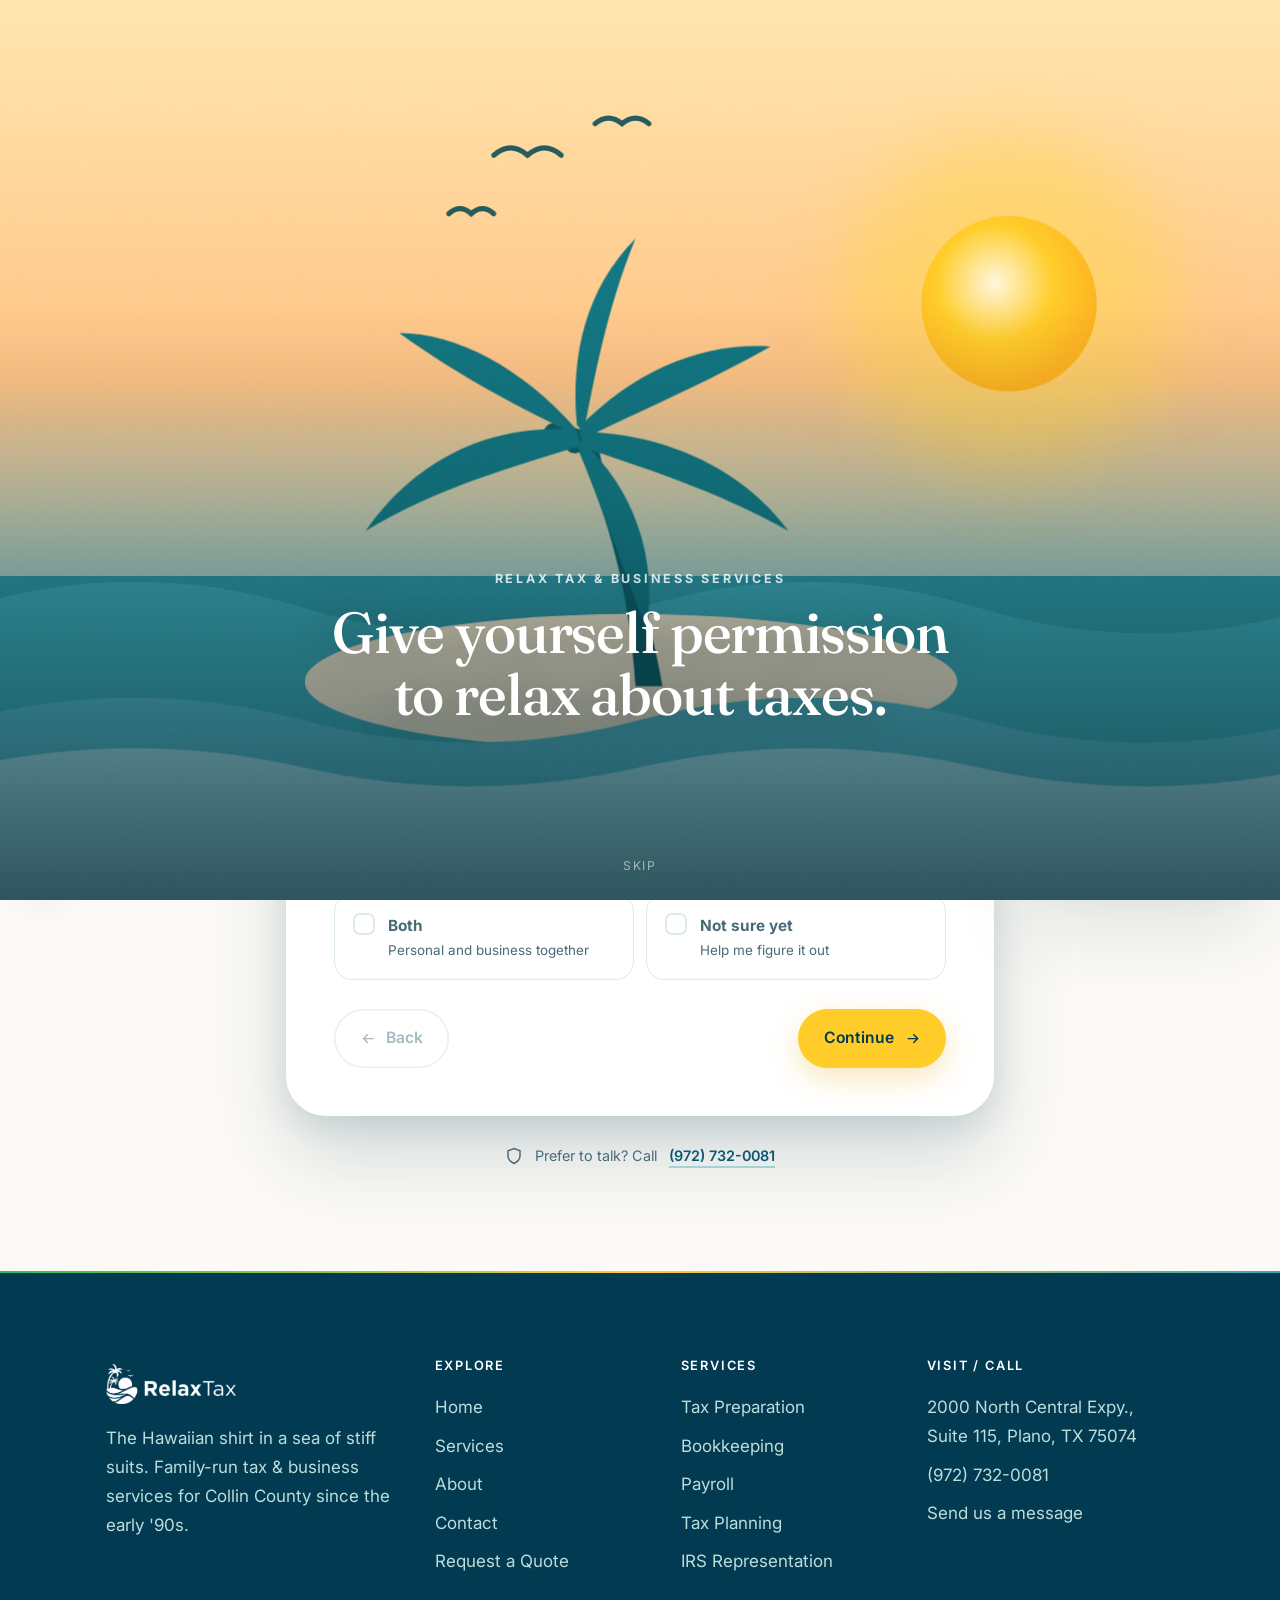
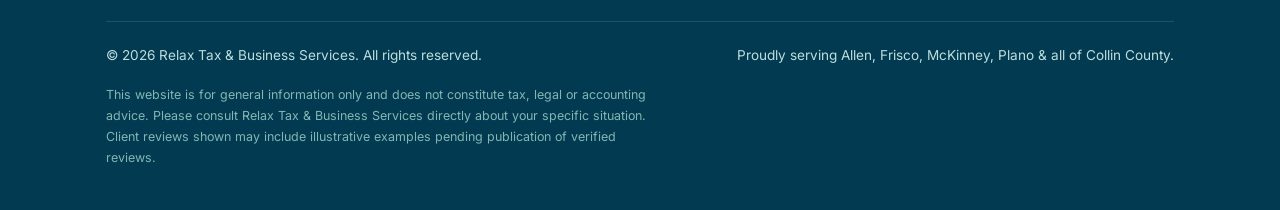
<file: quote.html>
<!DOCTYPE html>
<html lang="en">
<head>
<meta charset="UTF-8">
<meta name="viewport" content="width=device-width, initial-scale=1">
<title>Request a Tax &amp; Bookkeeping Quote — Plano, TX | Relax Tax</title>
<meta name="description" content="Request a quote from Plano's family-owned enrolled agent firm for tax prep, bookkeeping, payroll, or IRS help. Reply within one business day.">
<link rel="canonical" href="https://relaxtax.vercel.app/quote.html">
<meta property="og:title" content="Request a Tax &amp; Bookkeeping Quote — Plano, TX | Relax Tax">
<meta property="og:description" content="Request a quote from Plano's family-owned enrolled agent firm for tax prep, bookkeeping, payroll, or IRS help. Reply within one business day.">
<link rel="icon" href="data:image/svg+xml,%3Csvg xmlns='http://www.w3.org/2000/svg' viewBox='0 0 32 32'%3E%3Ccircle cx='16' cy='13' r='7' fill='%23ffcc29'/%3E%3Cpath d='M2 24c4-3 8-3 12 0s8 3 12 0 4-3 4-3v9H2z' fill='%23023a51'/%3E%3C/svg%3E">
<link rel="preconnect" href="https://fonts.googleapis.com">
<link rel="preconnect" href="https://fonts.gstatic.com" crossorigin>
<link href="https://fonts.googleapis.com/css2?family=Fraunces:opsz,wght@9..144,400;9..144,500;9..144,600;9..144,700&family=Inter:wght@400;500;600;700&display=swap" rel="stylesheet">
<script>try{if(sessionStorage.getItem('relaxtax_entered'))document.documentElement.className+=' entered';}catch(e){}</script>
<link rel="stylesheet" href="css/style.css">
</head>
<body id="top">
<div id="intro" class="intro" role="dialog" aria-label="Welcome to Relax Tax" tabindex="-1">
  <div class="intro-bg" aria-hidden="true"></div>
  <svg class="island-scene" viewBox="0 0 1200 800" preserveAspectRatio="xMidYMid slice" aria-hidden="true">
    <defs>
      <linearGradient id="isl-sky" x1="0" y1="0" x2="0" y2="1">
        <stop offset="0" stop-color="#ffe6ac"/><stop offset="42%" stop-color="#ffc281"/>
        <stop offset="72%" stop-color="#7ec7ce"/><stop offset="100%" stop-color="#3ba5b8"/>
      </linearGradient>
      <radialGradient id="isl-sundot" cx="42%" cy="38%" r="60%">
        <stop offset="0" stop-color="#fff7db"/><stop offset="55%" stop-color="#ffcc29"/><stop offset="100%" stop-color="#ffb020"/>
      </radialGradient>
      <filter id="isl-glow" x="-80%" y="-80%" width="260%" height="260%"><feGaussianBlur stdDeviation="30"/></filter>
    </defs>
    <rect width="1200" height="800" fill="url(#isl-sky)"/>
    <g class="isl-sun">
      <circle cx="928" cy="270" r="150" fill="#ffd44d" opacity=".55" filter="url(#isl-glow)"/>
      <circle cx="928" cy="270" r="78" fill="url(#isl-sundot)"/>
    </g>
    <g class="isl-birds" stroke="#0b4a52" stroke-width="4.5" fill="none" stroke-linecap="round">
      <path d="M470,138 q15,-13 30,0 q15,-13 30,0"/>
      <path d="M560,110 q12,-10 24,0 q12,-10 24,0"/>
      <path d="M430,190 q10,-9 20,0 q10,-9 20,0"/>
    </g>
    <g class="isl-water isl-water-back">
      <rect x="0" y="512" width="1200" height="400" fill="#2b8f9b"/>
      <g class="wave-layer wl1" transform="translate(0,500)"><g class="wm"><path d="M0,40 q150,-46 300,0 t300,0 t300,0 t300,0 t300,0 t300,0 t300,0 t300,0 V400 H0 Z" fill="#37a1ad"/></g></g>
    </g>
    <ellipse class="isl-sand" cx="592" cy="606" rx="290" ry="60" fill="#f4e4c6"/>
    <g transform="translate(150,4)">
      <g class="isl-palm">
        <path d="M446,606 C440,512 418,442 384,372 C398,380 404,380 410,376 C420,444 456,520 470,606 Z" fill="#0c5a63"/>
        <circle cx="374" cy="382" r="10" fill="#0c5a63"/><circle cx="392" cy="390" r="9" fill="#0c5a63"/>
        <g class="fronds" fill="#12727d">
          <path d="M392,378 C318,372 250,404 206,468 C268,430 340,410 398,392 Z"/>
          <path d="M392,376 C344,322 286,292 236,292 C288,330 346,360 396,384 Z"/>
          <path d="M394,374 C388,312 402,252 446,208 C420,272 410,330 400,380 Z"/>
          <path d="M396,376 C446,324 508,300 566,304 C510,336 448,362 400,386 Z"/>
          <path d="M396,380 C464,380 538,408 582,468 C518,432 448,410 400,394 Z"/>
          <path d="M398,388 C444,430 466,490 456,556 C434,498 414,442 394,392 Z"/>
        </g>
      </g>
    </g>
    <g class="isl-water isl-water-front">
      <g class="wave-layer wl2" transform="translate(0,600)"><g class="wm"><path d="M0,40 q150,-40 300,0 t300,0 t300,0 t300,0 t300,0 t300,0 t300,0 t300,0 V400 H0 Z" fill="#4fb3c2"/></g></g>
      <g class="wave-layer wl3" transform="translate(0,646)"><g class="wm"><path d="M0,36 q150,-34 300,0 t300,0 t300,0 t300,0 t300,0 t300,0 t300,0 t300,0 V400 H0 Z" fill="#9adbe2"/></g></g>
    </g>
  </svg>
  <div class="intro-grain" aria-hidden="true"></div>
  <div class="intro-inner">
    <p class="isl-kicker">Relax Tax &amp; Business Services</p>
    <h1 class="isl-line">Give yourself permission<br>to relax about taxes.</h1>
    <button class="intro-enter" type="button">Step onto the island
      <svg viewBox="0 0 24 24" fill="none" stroke="currentColor" stroke-width="2"><path d="M5 12h14M13 6l6 6-6 6"/></svg>
    </button>
  </div>
  <button class="intro-skip" type="button">skip</button>
</div>
<audio id="ambient-audio" loop preload="metadata"><source src="audio/ambient.mp3" type="audio/mpeg"></audio>

<header class="site-header">
  <div class="wrap header-inner">
    <a class="brand" href="index.html" aria-label="Relax Tax — home"><img src="images/logo.png" alt="Relax Tax &amp; Business Services"></a>
    <nav class="nav" aria-label="Primary">
      <a class="navlink" href="index.html">Home</a>
      <a class="navlink" href="services.html">Services</a>
      <a class="navlink" href="about.html">About</a>
      <a class="navlink" href="contact.html">Contact</a>
    </nav>
    <div class="header-cta">
      <a class="btn btn--sun btn--sm" href="quote.html" data-track="quote-cta">Request a Quote</a>
      <a class="header-phone" href="tel:+19727320081" data-track="call"><svg viewBox="0 0 24 24" fill="none" stroke="currentColor" stroke-width="2"><path d="M22 16.92v3a2 2 0 0 1-2.18 2 19.79 19.79 0 0 1-8.63-3.07 19.5 19.5 0 0 1-6-6 19.79 19.79 0 0 1-3.07-8.67A2 2 0 0 1 4.11 2h3a2 2 0 0 1 2 1.72c.13.96.36 1.9.7 2.81a2 2 0 0 1-.45 2.11L8.09 9.91a16 16 0 0 0 6 6l1.27-1.27a2 2 0 0 1 2.11-.45c.9.34 1.85.57 2.81.7A2 2 0 0 1 22 16.92Z"/></svg> (972) 732-0081</a>
    </div>
    <button class="nav-toggle" aria-label="Open menu" aria-controls="drawer"><svg viewBox="0 0 24 24" fill="none" stroke="currentColor" stroke-width="2"><path d="M3 6h18M3 12h18M3 18h18"/></svg></button>
  </div>
</header>

<div class="drawer-backdrop" aria-hidden="true"></div>
<aside class="drawer" id="drawer" aria-label="Menu">
  <div class="drawer-head">
    <a class="brand" href="index.html"><img src="images/logo.png" alt="Relax Tax" style="height:34px"></a>
    <button class="drawer-close" aria-label="Close menu"><svg viewBox="0 0 24 24" fill="none" stroke="currentColor" stroke-width="2"><path d="M18 6 6 18M6 6l12 12"/></svg></button>
  </div>
  <nav aria-label="Mobile">
    <a href="index.html">Home</a>
    <a href="services.html">Services</a>
    <a href="about.html">About</a>
    <a href="contact.html">Contact</a>
    <a href="quote.html">Request a Quote</a>
  </nav>
  <div class="drawer-foot">
    <a class="btn btn--sun" href="quote.html" data-track="quote-cta">Request a Quote</a>
    <a class="header-phone" href="tel:+19727320081" data-track="call"><svg viewBox="0 0 24 24" fill="none" stroke="currentColor" stroke-width="2"><path d="M22 16.92v3a2 2 0 0 1-2.18 2 19.79 19.79 0 0 1-8.63-3.07 19.5 19.5 0 0 1-6-6 19.79 19.79 0 0 1-3.07-8.67A2 2 0 0 1 4.11 2h3a2 2 0 0 1 2 1.72c.13.96.36 1.9.7 2.81a2 2 0 0 1-.45 2.11L8.09 9.91a16 16 0 0 0 6 6l1.27-1.27a2 2 0 0 1 2.11-.45c.9.34 1.85.57 2.81.7A2 2 0 0 1 22 16.92Z"/></svg> (972) 732-0081</a>
  </div>
</aside>

<main>

<section class="pagehero" style="padding-block:clamp(56px,8vw,88px)">
  <div class="wrap">
    <div class="crumbs rv in"><a href="index.html">Home</a> <span>/</span> <span>Request a Quote</span></div>
    <p class="eyebrow rv in">Two minutes, tops</p>
    <h1 class="rv in">Tell us where things stand.</h1>
    <p class="rv in">There are no wrong answers here. Kyle or Stephen will review your details personally and reply within one business day with clear next steps and a straightforward quote.</p>
  </div>
</section>

<section class="section" style="padding-top:clamp(32px,5vw,56px)">
  <div class="wrap" style="max-width:820px">
    <div class="wizard rv" id="wizard" data-track="lead-form">
      <div class="wiz-progress" aria-hidden="true"><i></i></div>
      <div class="wiz-inner">
        <span class="wiz-steps-label">Step 1 of 5</span>

        <!-- STEP 1 -->
        <div class="wiz-step active">
          <h3>Who is this for?</h3>
          <p>Pick the one that fits best — you can add detail later.</p>
          <div class="choice-grid">
            <label class="choice"><input type="radio" name="who" value="Just me (personal)"><span class="box"><svg viewBox="0 0 24 24" fill="none" stroke="currentColor" stroke-width="3"><path d="M20 6 9 17l-5-5"/></svg></span><span><b>Just me</b><span>Personal / individual taxes</span></span></label>
            <label class="choice"><input type="radio" name="who" value="My business"><span class="box"><svg viewBox="0 0 24 24" fill="none" stroke="currentColor" stroke-width="3"><path d="M20 6 9 17l-5-5"/></svg></span><span><b>My business</b><span>LLC, S-corp, partnership, etc.</span></span></label>
            <label class="choice"><input type="radio" name="who" value="Both personal & business"><span class="box"><svg viewBox="0 0 24 24" fill="none" stroke="currentColor" stroke-width="3"><path d="M20 6 9 17l-5-5"/></svg></span><span><b>Both</b><span>Personal and business together</span></span></label>
            <label class="choice"><input type="radio" name="who" value="Not sure yet"><span class="box"><svg viewBox="0 0 24 24" fill="none" stroke="currentColor" stroke-width="3"><path d="M20 6 9 17l-5-5"/></svg></span><span><b>Not sure yet</b><span>Help me figure it out</span></span></label>
          </div>
        </div>

        <!-- STEP 2 -->
        <div class="wiz-step">
          <h3>What do you need help with?</h3>
          <p>Choose everything that applies.</p>
          <div class="choice-grid">
            <label class="choice"><input type="checkbox" name="services" value="Tax preparation & filing"><span class="box"><svg viewBox="0 0 24 24" fill="none" stroke="currentColor" stroke-width="3"><path d="M20 6 9 17l-5-5"/></svg></span><span><b>Tax preparation &amp; filing</b><span>Personal or business returns</span></span></label>
            <label class="choice"><input type="checkbox" name="services" value="Bookkeeping / cleanup"><span class="box"><svg viewBox="0 0 24 24" fill="none" stroke="currentColor" stroke-width="3"><path d="M20 6 9 17l-5-5"/></svg></span><span><b>Bookkeeping</b><span>Monthly or a catch-up project</span></span></label>
            <label class="choice"><input type="checkbox" name="services" value="Payroll"><span class="box"><svg viewBox="0 0 24 24" fill="none" stroke="currentColor" stroke-width="3"><path d="M20 6 9 17l-5-5"/></svg></span><span><b>Payroll</b><span>Runs, deposits &amp; reports</span></span></label>
            <label class="choice"><input type="checkbox" name="services" value="Tax planning"><span class="box"><svg viewBox="0 0 24 24" fill="none" stroke="currentColor" stroke-width="3"><path d="M20 6 9 17l-5-5"/></svg></span><span><b>Tax planning</b><span>Lower next year's bill</span></span></label>
            <label class="choice"><input type="checkbox" name="services" value="IRS notice / back taxes"><span class="box"><svg viewBox="0 0 24 24" fill="none" stroke="currentColor" stroke-width="3"><path d="M20 6 9 17l-5-5"/></svg></span><span><b>IRS notice / back taxes</b><span>We'll represent you</span></span></label>
            <label class="choice"><input type="checkbox" name="services" value="Business start-up help"><span class="box"><svg viewBox="0 0 24 24" fill="none" stroke="currentColor" stroke-width="3"><path d="M20 6 9 17l-5-5"/></svg></span><span><b>Business start-up</b><span>Entity choice &amp; setup</span></span></label>
            <label class="choice"><input type="checkbox" name="services" value="QuickBooks setup / support"><span class="box"><svg viewBox="0 0 24 24" fill="none" stroke="currentColor" stroke-width="3"><path d="M20 6 9 17l-5-5"/></svg></span><span><b>QuickBooks help</b><span>Setup or a tune-up</span></span></label>
            <label class="choice"><input type="checkbox" name="services" value="Something else"><span class="box"><svg viewBox="0 0 24 24" fill="none" stroke="currentColor" stroke-width="3"><path d="M20 6 9 17l-5-5"/></svg></span><span><b>Something else</b><span>Tell us in the notes</span></span></label>
          </div>
        </div>

        <!-- STEP 3 -->
        <div class="wiz-step">
          <h3>Where do things stand right now?</h3>
          <p>This just helps us point you to the right person.</p>
          <div class="choice-grid">
            <label class="choice"><input type="radio" name="situation" value="All caught up"><span class="box"><svg viewBox="0 0 24 24" fill="none" stroke="currentColor" stroke-width="3"><path d="M20 6 9 17l-5-5"/></svg></span><span><b>All caught up</b><span>Just need this year done</span></span></label>
            <label class="choice"><input type="radio" name="situation" value="A year or more behind"><span class="box"><svg viewBox="0 0 24 24" fill="none" stroke="currentColor" stroke-width="3"><path d="M20 6 9 17l-5-5"/></svg></span><span><b>A year or more behind</b><span>Let's get current</span></span></label>
            <label class="choice"><input type="radio" name="situation" value="I got an IRS letter"><span class="box"><svg viewBox="0 0 24 24" fill="none" stroke="currentColor" stroke-width="3"><path d="M20 6 9 17l-5-5"/></svg></span><span><b>I got an IRS letter</b><span>We'll handle it</span></span></label>
            <label class="choice"><input type="radio" name="situation" value="Just started a business"><span class="box"><svg viewBox="0 0 24 24" fill="none" stroke="currentColor" stroke-width="3"><path d="M20 6 9 17l-5-5"/></svg></span><span><b>Just started a business</b><span>Set it up right</span></span></label>
          </div>
          <div class="field" style="margin-top:1.4rem">
            <label for="q-entity">Entity type (if you know it)</label>
            <select id="q-entity" name="entity">
              <option value="">Not sure / not applicable</option>
              <option>Individual</option>
              <option>Sole proprietor</option>
              <option>Single-member LLC</option>
              <option>Multi-member LLC / Partnership</option>
              <option>S-corporation</option>
              <option>C-corporation</option>
              <option>Non-profit</option>
              <option>Estate / Trust</option>
            </select>
          </div>
        </div>

        <!-- STEP 4 -->
        <div class="wiz-step">
          <h3>How do we reach you?</h3>
          <p>We'll only use this to send your quote and next steps.</p>
          <div class="field"><label for="q-name">Full name <span style="color:var(--coral)">*</span></label><input id="q-name" name="name" type="text" required autocomplete="name" placeholder="Jordan Rivera"></div>
          <div class="field"><label for="q-email">Email <span style="color:var(--coral)">*</span></label><input id="q-email" name="email" type="email" required autocomplete="email" placeholder="jordan@example.com"></div>
          <div class="field"><label for="q-phone">Phone <span style="color:var(--coral)">*</span></label><input id="q-phone" name="phone" type="tel" required autocomplete="tel" placeholder="(972) 555-0148"></div>
          <div class="field"><label for="q-notes">Anything else we should know?</label><textarea id="q-notes" name="notes" placeholder="Deadlines, prior preparer, number of properties, rough revenue — whatever's on your mind."></textarea></div>
        </div>

        <!-- STEP 5 -->
        <div class="wiz-step">
          <h3>Quick look before you send.</h3>
          <p>Make sure this looks right — then we'll take it from here.</p>
          <div class="wiz-review"></div>
          <p style="font-size:.86rem; color:var(--ink-soft); margin-top:1rem">By sending this you agree we can contact you about your request. No spam, no sales pitch — just a real answer.</p>
        </div>

        <div class="wiz-actions">
          <button class="btn btn--ghost" type="button" data-wiz-back disabled>
            <svg viewBox="0 0 24 24" fill="none" stroke="currentColor" stroke-width="2"><path d="M19 12H5M11 18l-6-6 6-6"/></svg> Back
          </button>
          <button class="btn btn--sun" type="button" data-wiz-next>Continue
            <svg viewBox="0 0 24 24" fill="none" stroke="currentColor" stroke-width="2"><path d="M5 12h14M13 6l6 6-6 6"/></svg>
          </button>
        </div>
      </div>
    </div>

    <div style="display:flex; align-items:center; gap:12px; justify-content:center; margin-top:28px; color:var(--ink-soft); font-size:.9rem">
      <svg viewBox="0 0 24 24" width="18" height="18" fill="none" stroke="currentColor" stroke-width="2"><path d="M12 22s8-4 8-10V5l-8-3-8 3v7c0 6 8 10 8 10Z"/></svg>
      Prefer to talk? Call <a class="textlink" href="tel:+19727320081" data-track="call">(972) 732-0081</a>
    </div>
  </div>
</section>

</main>

<footer class="site-footer">
  <div class="wrap">
    <div class="footer-grid">
      <div>
        <a class="brand" href="index.html"><img src="images/logo.png" alt="Relax Tax" style="height:40px; filter:brightness(0) invert(1)"></a>
        <p style="margin-top:1rem; max-width:34ch; color:#bcdedb">The Hawaiian shirt in a sea of stiff suits. Family-run tax &amp; business services for Collin County since the early '90s.</p>
      </div>
      <div><h4>Explore</h4><a href="index.html">Home</a><a href="services.html">Services</a><a href="about.html">About</a><a href="contact.html">Contact</a><a href="quote.html">Request a Quote</a></div>
      <div><h4>Services</h4><a href="services.html">Tax Preparation</a><a href="services.html">Bookkeeping</a><a href="services.html">Payroll</a><a href="services.html">Tax Planning</a><a href="services.html">IRS Representation</a></div>
      <div><h4>Visit / Call</h4><a href="https://www.google.com/maps?q=2000+North+Central+Expy+Suite+115+Plano+TX+75074" target="_blank" rel="noopener">2000 North Central Expy.,<br>Suite 115, Plano, TX 75074</a><a href="tel:+19727320081" data-track="call">(972) 732-0081</a><a href="quote.html">Send us a message</a></div>
    </div>
    <div class="footer-note">
      <span>&copy; <span data-year>2026</span> Relax Tax &amp; Business Services. All rights reserved.</span>
      <span>Proudly serving Allen, Frisco, McKinney, Plano &amp; all of Collin County.</span>
    </div>
    <p class="footer-disclaimer">This website is for general information only and does not constitute tax, legal or accounting advice. Please consult Relax Tax &amp; Business Services directly about your specific situation. Client reviews shown may include illustrative examples pending publication of verified reviews.</p>
  </div>
</footer>

<div class="rbubble">
  <div class="rbubble-panel" role="dialog" aria-label="Client reviews">
    <div class="rp-head">
      <button class="rbubble-close" aria-label="Close reviews"><svg viewBox="0 0 24 24" fill="none" stroke="currentColor" stroke-width="2"><path d="M18 6 6 18M6 6l12 12"/></svg></button>
      <strong style="font-family:var(--font-display); font-size:1.05rem">What clients are saying</strong>
      <div class="rate"><b data-rating-avg>4.9</b><span class="stars" data-stars></span></div>
    </div>
    <div class="rp-body">
      <div class="rp-quote" aria-live="polite"></div>
      <div class="rp-dots"></div>
      <button class="btn btn--green btn--block btn--sm" data-open-review>Leave your review</button>
    </div>
  </div>
  <button class="rbubble-toggle" aria-label="Open client reviews">
    <span class="pulse" aria-hidden="true"></span>
    <span class="stars" data-stars aria-hidden="true"></span>
    <span class="txt"><span data-rating-avg>4.9</span> · Reviews</span>
  </button>
</div>

<div class="modal-backdrop" id="review-modal">
  <div class="modal" role="dialog" aria-modal="true" aria-label="Leave a review" style="position:relative">
    <button class="modal-close drawer-close" aria-label="Close" style="position:absolute; top:16px; right:16px"><svg viewBox="0 0 24 24" fill="none" stroke="currentColor" stroke-width="2"><path d="M18 6 6 18M6 6l12 12"/></svg></button>
    <form class="modal-form">
      <h3>How was your experience?</h3>
      <p class="sub">Your review helps other Collin County folks feel a little less nervous about taxes.</p>
      <div class="field">
        <label>Your rating</label>
        <div class="starpick" role="radiogroup" aria-label="Star rating">
          <button type="button" aria-label="1 star"><svg viewBox="0 0 24 24" fill="currentColor"><path d="m12 2 3.09 6.26L22 9.27l-5 4.87 1.18 6.88L12 17.77l-6.18 3.25L7 14.14 2 9.27l6.91-1.01L12 2Z"/></svg></button>
          <button type="button" aria-label="2 stars"><svg viewBox="0 0 24 24" fill="currentColor"><path d="m12 2 3.09 6.26L22 9.27l-5 4.87 1.18 6.88L12 17.77l-6.18 3.25L7 14.14 2 9.27l6.91-1.01L12 2Z"/></svg></button>
          <button type="button" aria-label="3 stars"><svg viewBox="0 0 24 24" fill="currentColor"><path d="m12 2 3.09 6.26L22 9.27l-5 4.87 1.18 6.88L12 17.77l-6.18 3.25L7 14.14 2 9.27l6.91-1.01L12 2Z"/></svg></button>
          <button type="button" aria-label="4 stars"><svg viewBox="0 0 24 24" fill="currentColor"><path d="m12 2 3.09 6.26L22 9.27l-5 4.87 1.18 6.88L12 17.77l-6.18 3.25L7 14.14 2 9.27l6.91-1.01L12 2Z"/></svg></button>
          <button type="button" aria-label="5 stars"><svg viewBox="0 0 24 24" fill="currentColor"><path d="m12 2 3.09 6.26L22 9.27l-5 4.87 1.18 6.88L12 17.77l-6.18 3.25L7 14.14 2 9.27l6.91-1.01L12 2Z"/></svg></button>
        </div>
      </div>
      <div class="field"><label for="rv-name">Name</label><input id="rv-name" name="name" type="text" placeholder="First name, last initial" autocomplete="name"></div>
      <div class="field"><label for="rv-city">City</label><input id="rv-city" name="city" type="text" placeholder="Plano, TX"></div>
      <div class="field"><label for="rv-text">Your review</label><textarea id="rv-text" name="text" placeholder="Tell us how it went…" required></textarea></div>
      <button class="btn btn--green btn--block" type="submit" style="margin-top:1.3rem">Post review</button>
    </form>
    <div class="modal-success" hidden>
      <div class="badge"><svg viewBox="0 0 24 24" fill="none" stroke="currentColor" stroke-width="2.4"><path d="M20 6 9 17l-5-5"/></svg></div>
      <h3>Thank you!</h3>
      <p style="color:var(--ink-soft); max-width:36ch; margin:.6rem auto 0">Your review has been added. We appreciate you taking a minute to help someone else relax about taxes.</p>
      <button class="btn btn--ghost drawer-close" style="margin-top:1.4rem">Close</button>
    </div>
  </div>
</div>

<button class="sound-toggle" aria-label="Play calm background sound" aria-pressed="false"><span class="sw" aria-hidden="true"><i></i><i></i><i></i><i></i></span><span class="tip">Calm sound</span></button>
<a class="to-top" href="#top" aria-label="Back to top"><svg viewBox="0 0 24 24" fill="none" stroke="currentColor" stroke-width="2.4"><path d="m18 15-6-6-6 6"/></svg></a>

<script src="js/main.js"></script>

<!-- Performance tracking -->
<script defer src="https://agency-dashboard-omega-red.vercel.app/t.js" data-site="relax-tax"></script>
</body>
</html>
</file>
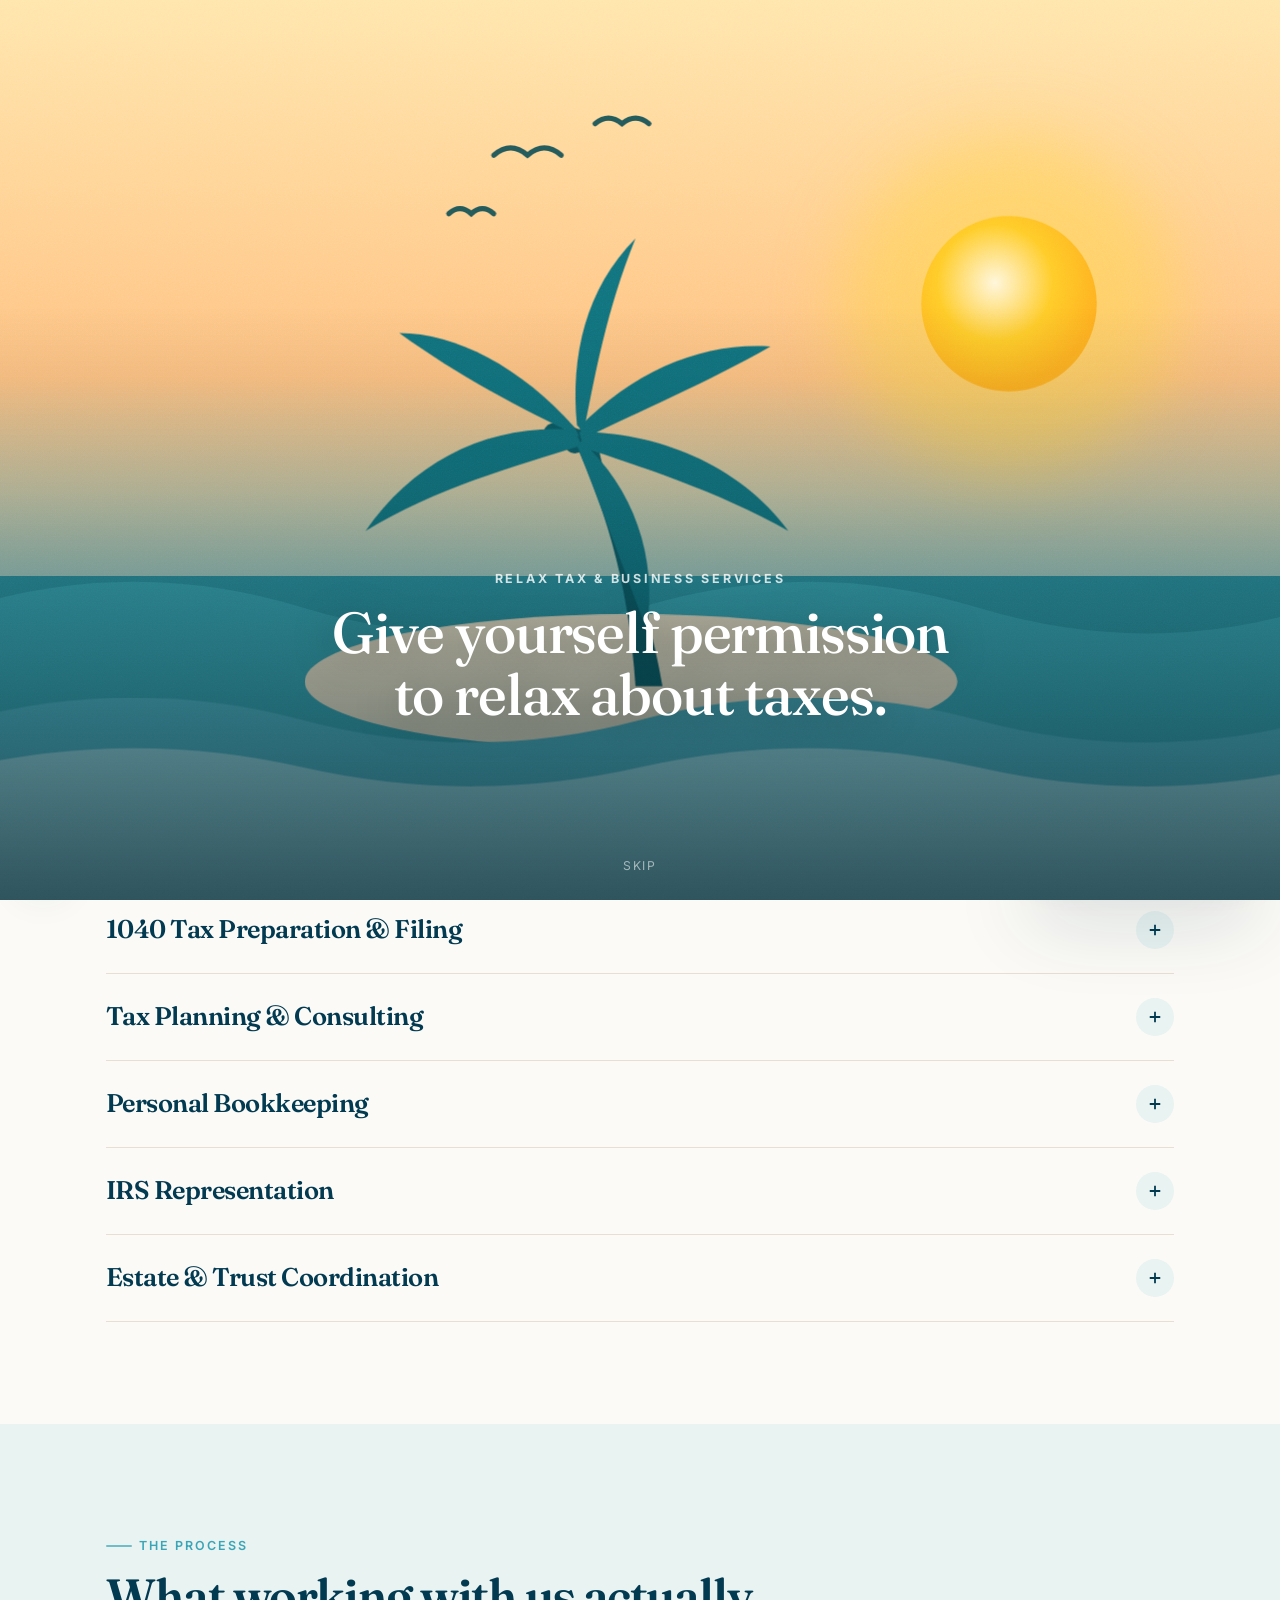
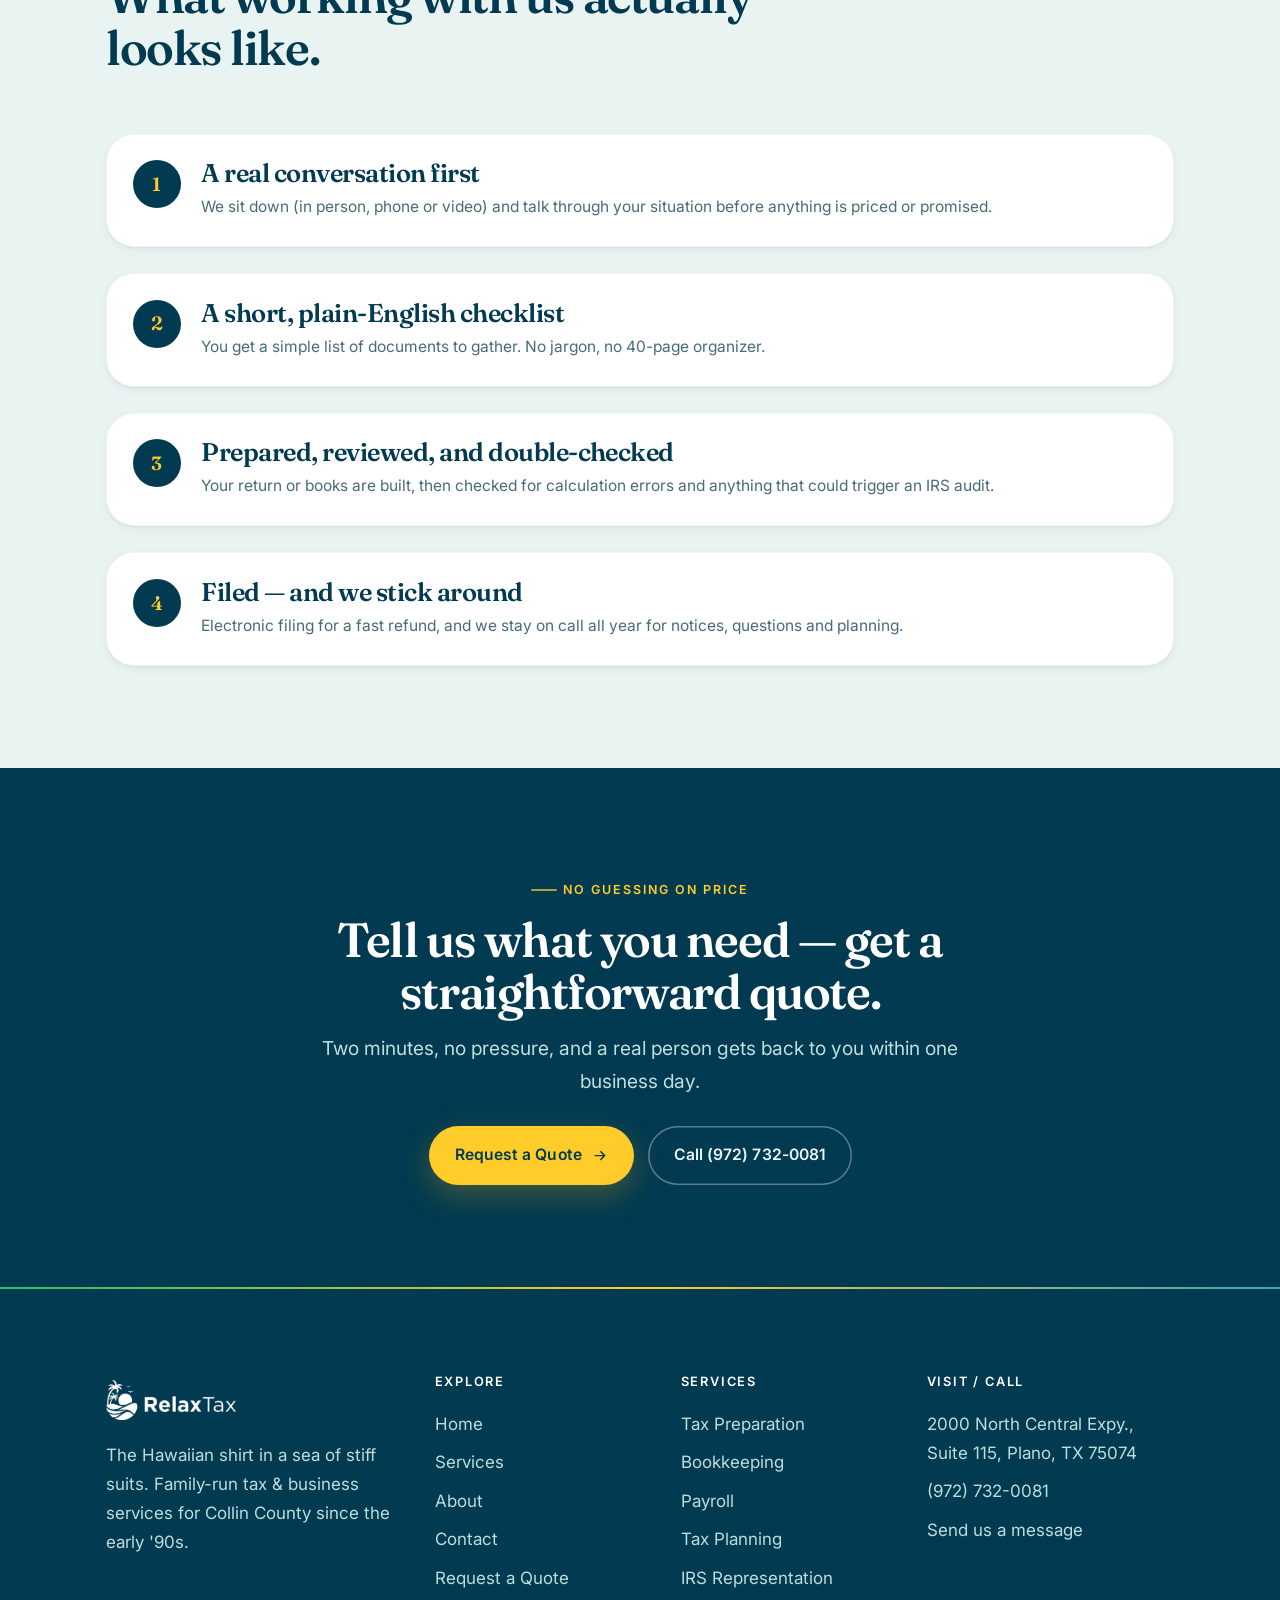
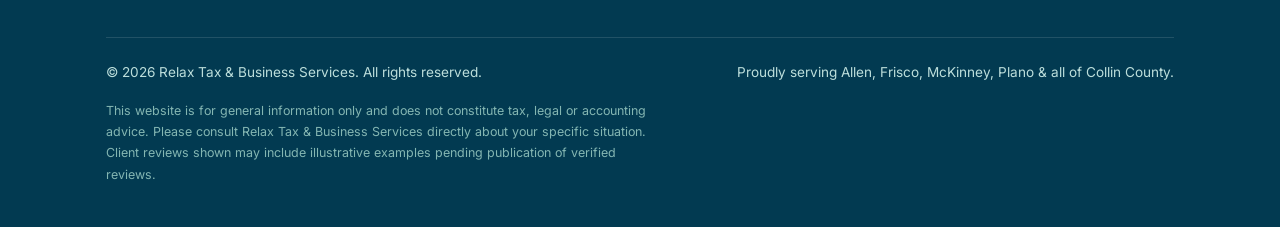
<file: services.html>
<!DOCTYPE html>
<html lang="en">
<head>
<meta charset="UTF-8">
<meta name="viewport" content="width=device-width, initial-scale=1">
<title>Services — Relax Tax &amp; Business Services | Plano, TX</title>
<meta name="description" content="Tax preparation, bookkeeping, payroll, tax planning, IRS representation and QuickBooks support for individuals and small businesses across Collin County, TX.">
<link rel="icon" href="data:image/svg+xml,%3Csvg xmlns='http://www.w3.org/2000/svg' viewBox='0 0 32 32'%3E%3Ccircle cx='16' cy='13' r='7' fill='%23ffcc29'/%3E%3Cpath d='M2 24c4-3 8-3 12 0s8 3 12 0 4-3 4-3v9H2z' fill='%23023a51'/%3E%3C/svg%3E">
<link rel="preconnect" href="https://fonts.googleapis.com">
<link rel="preconnect" href="https://fonts.gstatic.com" crossorigin>
<link href="https://fonts.googleapis.com/css2?family=Fraunces:opsz,wght@9..144,400;9..144,500;9..144,600;9..144,700&family=Inter:wght@400;500;600;700&display=swap" rel="stylesheet">
<script>try{if(sessionStorage.getItem('relaxtax_entered'))document.documentElement.className+=' entered';}catch(e){}</script>
<link rel="stylesheet" href="css/style.css">
</head>
<body id="top">
<div id="intro" class="intro" role="dialog" aria-label="Welcome to Relax Tax" tabindex="-1">
  <div class="intro-bg" aria-hidden="true"></div>
  <svg class="island-scene" viewBox="0 0 1200 800" preserveAspectRatio="xMidYMid slice" aria-hidden="true">
    <defs>
      <linearGradient id="isl-sky" x1="0" y1="0" x2="0" y2="1">
        <stop offset="0" stop-color="#ffe6ac"/><stop offset="42%" stop-color="#ffc281"/>
        <stop offset="72%" stop-color="#7ec7ce"/><stop offset="100%" stop-color="#3ba5b8"/>
      </linearGradient>
      <radialGradient id="isl-sundot" cx="42%" cy="38%" r="60%">
        <stop offset="0" stop-color="#fff7db"/><stop offset="55%" stop-color="#ffcc29"/><stop offset="100%" stop-color="#ffb020"/>
      </radialGradient>
      <filter id="isl-glow" x="-80%" y="-80%" width="260%" height="260%"><feGaussianBlur stdDeviation="30"/></filter>
    </defs>
    <rect width="1200" height="800" fill="url(#isl-sky)"/>
    <g class="isl-sun">
      <circle cx="928" cy="270" r="150" fill="#ffd44d" opacity=".55" filter="url(#isl-glow)"/>
      <circle cx="928" cy="270" r="78" fill="url(#isl-sundot)"/>
    </g>
    <g class="isl-birds" stroke="#0b4a52" stroke-width="4.5" fill="none" stroke-linecap="round">
      <path d="M470,138 q15,-13 30,0 q15,-13 30,0"/>
      <path d="M560,110 q12,-10 24,0 q12,-10 24,0"/>
      <path d="M430,190 q10,-9 20,0 q10,-9 20,0"/>
    </g>
    <g class="isl-water isl-water-back">
      <rect x="0" y="512" width="1200" height="400" fill="#2b8f9b"/>
      <g class="wave-layer wl1" transform="translate(0,500)"><g class="wm"><path d="M0,40 q150,-46 300,0 t300,0 t300,0 t300,0 t300,0 t300,0 t300,0 t300,0 V400 H0 Z" fill="#37a1ad"/></g></g>
    </g>
    <ellipse class="isl-sand" cx="592" cy="606" rx="290" ry="60" fill="#f4e4c6"/>
    <g transform="translate(150,4)">
      <g class="isl-palm">
        <path d="M446,606 C440,512 418,442 384,372 C398,380 404,380 410,376 C420,444 456,520 470,606 Z" fill="#0c5a63"/>
        <circle cx="374" cy="382" r="10" fill="#0c5a63"/><circle cx="392" cy="390" r="9" fill="#0c5a63"/>
        <g class="fronds" fill="#12727d">
          <path d="M392,378 C318,372 250,404 206,468 C268,430 340,410 398,392 Z"/>
          <path d="M392,376 C344,322 286,292 236,292 C288,330 346,360 396,384 Z"/>
          <path d="M394,374 C388,312 402,252 446,208 C420,272 410,330 400,380 Z"/>
          <path d="M396,376 C446,324 508,300 566,304 C510,336 448,362 400,386 Z"/>
          <path d="M396,380 C464,380 538,408 582,468 C518,432 448,410 400,394 Z"/>
          <path d="M398,388 C444,430 466,490 456,556 C434,498 414,442 394,392 Z"/>
        </g>
      </g>
    </g>
    <g class="isl-water isl-water-front">
      <g class="wave-layer wl2" transform="translate(0,600)"><g class="wm"><path d="M0,40 q150,-40 300,0 t300,0 t300,0 t300,0 t300,0 t300,0 t300,0 t300,0 V400 H0 Z" fill="#4fb3c2"/></g></g>
      <g class="wave-layer wl3" transform="translate(0,646)"><g class="wm"><path d="M0,36 q150,-34 300,0 t300,0 t300,0 t300,0 t300,0 t300,0 t300,0 t300,0 V400 H0 Z" fill="#9adbe2"/></g></g>
    </g>
  </svg>
  <div class="intro-grain" aria-hidden="true"></div>
  <div class="intro-inner">
    <p class="isl-kicker">Relax Tax &amp; Business Services</p>
    <h1 class="isl-line">Give yourself permission<br>to relax about taxes.</h1>
    <button class="intro-enter" type="button">Step onto the island
      <svg viewBox="0 0 24 24" fill="none" stroke="currentColor" stroke-width="2"><path d="M5 12h14M13 6l6 6-6 6"/></svg>
    </button>
  </div>
  <button class="intro-skip" type="button">skip</button>
</div>
<audio id="ambient-audio" loop preload="metadata"><source src="audio/ambient.mp3" type="audio/mpeg"></audio>

<header class="site-header">
  <div class="wrap header-inner">
    <a class="brand" href="index.html" aria-label="Relax Tax — home"><img src="images/logo.png" alt="Relax Tax &amp; Business Services"></a>
    <nav class="nav" aria-label="Primary">
      <a class="navlink" href="index.html">Home</a>
      <a class="navlink" href="services.html">Services</a>
      <a class="navlink" href="about.html">About</a>
      <a class="navlink" href="contact.html">Contact</a>
    </nav>
    <div class="header-cta">
      <a class="btn btn--sun btn--sm" href="quote.html" data-track="quote-cta">Request a Quote</a>
      <a class="header-phone" href="tel:+19727320081" data-track="call"><svg viewBox="0 0 24 24" fill="none" stroke="currentColor" stroke-width="2"><path d="M22 16.92v3a2 2 0 0 1-2.18 2 19.79 19.79 0 0 1-8.63-3.07 19.5 19.5 0 0 1-6-6 19.79 19.79 0 0 1-3.07-8.67A2 2 0 0 1 4.11 2h3a2 2 0 0 1 2 1.72c.13.96.36 1.9.7 2.81a2 2 0 0 1-.45 2.11L8.09 9.91a16 16 0 0 0 6 6l1.27-1.27a2 2 0 0 1 2.11-.45c.9.34 1.85.57 2.81.7A2 2 0 0 1 22 16.92Z"/></svg> (972) 732-0081</a>
    </div>
    <button class="nav-toggle" aria-label="Open menu" aria-controls="drawer"><svg viewBox="0 0 24 24" fill="none" stroke="currentColor" stroke-width="2"><path d="M3 6h18M3 12h18M3 18h18"/></svg></button>
  </div>
</header>

<div class="drawer-backdrop" aria-hidden="true"></div>
<aside class="drawer" id="drawer" aria-label="Menu">
  <div class="drawer-head">
    <a class="brand" href="index.html"><img src="images/logo.png" alt="Relax Tax" style="height:34px"></a>
    <button class="drawer-close" aria-label="Close menu"><svg viewBox="0 0 24 24" fill="none" stroke="currentColor" stroke-width="2"><path d="M18 6 6 18M6 6l12 12"/></svg></button>
  </div>
  <nav aria-label="Mobile">
    <a href="index.html">Home</a>
    <a href="services.html">Services</a>
    <a href="about.html">About</a>
    <a href="contact.html">Contact</a>
    <a href="quote.html">Request a Quote</a>
  </nav>
  <div class="drawer-foot">
    <a class="btn btn--sun" href="quote.html" data-track="quote-cta">Request a Quote</a>
    <a class="header-phone" href="tel:+19727320081" data-track="call"><svg viewBox="0 0 24 24" fill="none" stroke="currentColor" stroke-width="2"><path d="M22 16.92v3a2 2 0 0 1-2.18 2 19.79 19.79 0 0 1-8.63-3.07 19.5 19.5 0 0 1-6-6 19.79 19.79 0 0 1-3.07-8.67A2 2 0 0 1 4.11 2h3a2 2 0 0 1 2 1.72c.13.96.36 1.9.7 2.81a2 2 0 0 1-.45 2.11L8.09 9.91a16 16 0 0 0 6 6l1.27-1.27a2 2 0 0 1 2.11-.45c.9.34 1.85.57 2.81.7A2 2 0 0 1 22 16.92Z"/></svg> (972) 732-0081</a>
  </div>
</aside>

<main>

<section class="pagehero">
  <div class="wrap">
    <div class="crumbs rv in"><a href="index.html">Home</a> <span>/</span> <span>Services</span></div>
    <p class="eyebrow rv in">What we do</p>
    <h1 class="rv in">Everything a person or a small business needs — handled calmly.</h1>
    <p class="rv in">Same team every year. Flat, up-front pricing. Bring the messy shoebox; we've genuinely seen worse.</p>
  </div>
</section>

<section class="section">
  <div class="wrap">
    <div class="svc-toggle rv" role="tablist" aria-label="Choose personal or business services">
      <span class="pill" aria-hidden="true"></span>
      <button type="button" data-svc="personal" class="is-on" role="tab">For individuals</button>
      <button type="button" data-svc="business" role="tab">For businesses</button>
    </div>

    <!-- PERSONAL -->
    <div id="svc-personal" class="rv">
      <div class="accordion">
        <div class="acc-item">
          <button class="acc-head"><h3>1040 Tax Preparation &amp; Filing</h3><span class="plus"><svg viewBox="0 0 24 24" fill="none" stroke="currentColor" stroke-width="2.4"><path d="M12 5v14M5 12h14"/></svg></span></button>
          <div class="acc-body"><div class="acc-body-inner">
            <p>We meet first to talk through your income, wages and investments, then hand you a short checklist of what to gather — W-2s, 1099s and the rest. Your return is prepared, checked line-by-line for calculation errors and audit red flags, then filed electronically for a fast refund.</p>
            <ul><li>First-time filers and multi-state returns</li><li>Itemized deductions, dependents, education &amp; energy credits</li><li>Rental property and investment income</li><li>Prior-year and late returns brought current</li></ul>
          </div></div>
        </div>
        <div class="acc-item">
          <button class="acc-head"><h3>Tax Planning &amp; Consulting</h3><span class="plus"><svg viewBox="0 0 24 24" fill="none" stroke="currentColor" stroke-width="2.4"><path d="M12 5v14M5 12h14"/></svg></span></button>
          <div class="acc-body"><div class="acc-body-inner">
            <p>After a big life change — retirement, a new business, a divorce, an inheritance — we build a plan that positions you well with the IRS. Many clients make small mid-year adjustments that quietly save hundreds every year.</p>
            <ul><li>Withholding and estimated-payment tune-ups</li><li>Retirement and capital-gains timing</li><li>Year-round questions answered by the same person who filed your return</li></ul>
          </div></div>
        </div>
        <div class="acc-item">
          <button class="acc-head"><h3>Personal Bookkeeping</h3><span class="plus"><svg viewBox="0 0 24 24" fill="none" stroke="currentColor" stroke-width="2.4"><path d="M12 5v14M5 12h14"/></svg></span></button>
          <div class="acc-body"><div class="acc-body-inner">
            <p>For landlords, freelancers and side-hustlers who want the shoebox to become a clean set of numbers. We track it, reconcile it and keep it filing-ready all year.</p>
          </div></div>
        </div>
        <div class="acc-item">
          <button class="acc-head"><h3>IRS Representation</h3><span class="plus"><svg viewBox="0 0 24 24" fill="none" stroke="currentColor" stroke-width="2.4"><path d="M12 5v14M5 12h14"/></svg></span></button>
          <div class="acc-body"><div class="acc-body-inner">
            <p>Got a letter that made your stomach drop? Kyle is an Enrolled Agent — federally licensed to represent you directly. We handle the correspondence, the phone calls and the paperwork so you don't face it alone.</p>
            <ul><li>CP notices and balance-due letters</li><li>Back taxes and payment plans</li><li>Audit support and response</li></ul>
          </div></div>
        </div>
        <div class="acc-item">
          <button class="acc-head"><h3>Estate &amp; Trust Coordination</h3><span class="plus"><svg viewBox="0 0 24 24" fill="none" stroke="currentColor" stroke-width="2.4"><path d="M12 5v14M5 12h14"/></svg></span></button>
          <div class="acc-body"><div class="acc-body-inner">
            <p>1041 fiduciary returns, trust coordination and guidance for executors and beneficiaries — handled with patience during a hard time.</p>
          </div></div>
        </div>
      </div>
    </div>

    <!-- BUSINESS -->
    <div id="svc-business" class="rv" hidden>
      <div class="accordion">
        <div class="acc-item">
          <button class="acc-head"><h3>Business Tax Returns — 1065, 1120, 1120S, 1041 &amp; 990</h3><span class="plus"><svg viewBox="0 0 24 24" fill="none" stroke="currentColor" stroke-width="2.4"><path d="M12 5v14M5 12h14"/></svg></span></button>
          <div class="acc-body"><div class="acc-body-inner">
            <p>Full-service preparation and e-filing for partnerships, C-corps, S-corps, estates and non-profits. We understand the latest laws and check every return for the red flags that trigger an audit.</p>
            <ul><li>Partnership &amp; multi-member LLC (1065)</li><li>C-corporation (1120) and S-corporation (1120S)</li><li>Non-profit information returns (990)</li></ul>
          </div></div>
        </div>
        <div class="acc-item">
          <button class="acc-head"><h3>Bookkeeping &amp; Cleanup</h3><span class="plus"><svg viewBox="0 0 24 24" fill="none" stroke="currentColor" stroke-width="2.4"><path d="M12 5v14M5 12h14"/></svg></span></button>
          <div class="acc-body"><div class="acc-body-inner">
            <p>Off-site bookkeeping, catch-up on months (or years) of backlog, complete management accounts and tidy monthly reports so you always know where you stand.</p>
            <ul><li>Monthly reconciliation and categorization</li><li>18-month cleanup projects a specialty</li><li>Credit control and A/R updates</li></ul>
          </div></div>
        </div>
        <div class="acc-item">
          <button class="acc-head"><h3>Payroll Services &amp; Reports</h3><span class="plus"><svg viewBox="0 0 24 24" fill="none" stroke="currentColor" stroke-width="2.4"><path d="M12 5v14M5 12h14"/></svg></span></button>
          <div class="acc-body"><div class="acc-body-inner">
            <p>We run payroll, make the tax deposits on the correct schedule and file the quarterly and annual reports — keeping you clear of penalties and deposit-rule mistakes.</p>
          </div></div>
        </div>
        <div class="acc-item">
          <button class="acc-head"><h3>Tax Planning &amp; Strategy</h3><span class="plus"><svg viewBox="0 0 24 24" fill="none" stroke="currentColor" stroke-width="2.4"><path d="M12 5v14M5 12h14"/></svg></span></button>
          <div class="acc-body"><div class="acc-body-inner">
            <p>Entity structure, owner compensation, contribution strategies and quarterly estimates — reviewed through the year, not just in April.</p>
          </div></div>
        </div>
        <div class="acc-item">
          <button class="acc-head"><h3>Franchise Tax Filings</h3><span class="plus"><svg viewBox="0 0 24 24" fill="none" stroke="currentColor" stroke-width="2.4"><path d="M12 5v14M5 12h14"/></svg></span></button>
          <div class="acc-body"><div class="acc-body-inner">
            <p>Texas franchise tax and Public Information Reports prepared and filed on time, every year.</p>
          </div></div>
        </div>
        <div class="acc-item">
          <button class="acc-head"><h3>Business Start-up &amp; Consulting</h3><span class="plus"><svg viewBox="0 0 24 24" fill="none" stroke="currentColor" stroke-width="2.4"><path d="M12 5v14M5 12h14"/></svg></span></button>
          <div class="acc-body"><div class="acc-body-inner">
            <p>Choosing an entity, setting up your books, understanding what to set aside for taxes — Stephen, our CPA and a small business owner himself, helps you start on solid footing.</p>
          </div></div>
        </div>
        <div class="acc-item">
          <button class="acc-head"><h3>QuickBooks Setup &amp; Support</h3><span class="plus"><svg viewBox="0 0 24 24" fill="none" stroke="currentColor" stroke-width="2.4"><path d="M12 5v14M5 12h14"/></svg></span></button>
          <div class="acc-body"><div class="acc-body-inner">
            <p>Certified ProAdvisors for QuickBooks Online, Pro, Premier, Accountant Edition and Enterprise. We'll set it up correctly and show you the handful of buttons you'll actually use.</p>
          </div></div>
        </div>
        <div class="acc-item">
          <button class="acc-head"><h3>General Ledger Review</h3><span class="plus"><svg viewBox="0 0 24 24" fill="none" stroke="currentColor" stroke-width="2.4"><path d="M12 5v14M5 12h14"/></svg></span></button>
          <div class="acc-body"><div class="acc-body-inner">
            <p>A periodic second set of eyes on your ledger to catch misclassifications before they become a year-end headache.</p>
          </div></div>
        </div>
      </div>
    </div>
  </div>
</section>

<section class="section bg-seafoam">
  <div class="wrap">
    <div class="section-head rv">
      <p class="eyebrow">The process</p>
      <h2>What working with us actually looks like.</h2>
    </div>
    <div class="steps">
      <div class="step-row rv"><div class="n"></div><div><h3>A real conversation first</h3><p>We sit down (in person, phone or video) and talk through your situation before anything is priced or promised.</p></div></div>
      <div class="step-row rv rv-1"><div class="n"></div><div><h3>A short, plain-English checklist</h3><p>You get a simple list of documents to gather. No jargon, no 40-page organizer.</p></div></div>
      <div class="step-row rv rv-2"><div class="n"></div><div><h3>Prepared, reviewed, and double-checked</h3><p>Your return or books are built, then checked for calculation errors and anything that could trigger an IRS audit.</p></div></div>
      <div class="step-row rv rv-3"><div class="n"></div><div><h3>Filed — and we stick around</h3><p>Electronic filing for a fast refund, and we stay on call all year for notices, questions and planning.</p></div></div>
    </div>
  </div>
</section>

<section class="section bg-teal">
  <div class="wrap" style="text-align:center">
    <div class="section-head center rv" style="margin-bottom:0">
      <p class="eyebrow" style="justify-content:center">No guessing on price</p>
      <h2>Tell us what you need — get a straightforward quote.</h2>
      <p class="lead" style="margin-inline:auto">Two minutes, no pressure, and a real person gets back to you within one business day.</p>
      <div class="hero-actions" style="justify-content:center; opacity:1; transform:none; margin-top:1.8rem">
        <a class="btn btn--sun" href="quote.html" data-track="quote-cta">Request a Quote <svg viewBox="0 0 24 24" fill="none" stroke="currentColor" stroke-width="2"><path d="M5 12h14M13 6l6 6-6 6"/></svg></a>
        <a class="btn btn--ghost" href="tel:+19727320081" data-track="call">Call (972) 732-0081</a>
      </div>
    </div>
  </div>
</section>

</main>

<footer class="site-footer">
  <div class="wrap">
    <div class="footer-grid">
      <div>
        <a class="brand" href="index.html"><img src="images/logo.png" alt="Relax Tax" style="height:40px; filter:brightness(0) invert(1)"></a>
        <p style="margin-top:1rem; max-width:34ch; color:#bcdedb">The Hawaiian shirt in a sea of stiff suits. Family-run tax &amp; business services for Collin County since the early '90s.</p>
      </div>
      <div><h4>Explore</h4><a href="index.html">Home</a><a href="services.html">Services</a><a href="about.html">About</a><a href="contact.html">Contact</a><a href="quote.html">Request a Quote</a></div>
      <div><h4>Services</h4><a href="services.html">Tax Preparation</a><a href="services.html">Bookkeeping</a><a href="services.html">Payroll</a><a href="services.html">Tax Planning</a><a href="services.html">IRS Representation</a></div>
      <div><h4>Visit / Call</h4><a href="https://www.google.com/maps?q=2000+North+Central+Expy+Suite+115+Plano+TX+75074" target="_blank" rel="noopener">2000 North Central Expy.,<br>Suite 115, Plano, TX 75074</a><a href="tel:+19727320081" data-track="call">(972) 732-0081</a><a href="quote.html">Send us a message</a></div>
    </div>
    <div class="footer-note">
      <span>&copy; <span data-year>2026</span> Relax Tax &amp; Business Services. All rights reserved.</span>
      <span>Proudly serving Allen, Frisco, McKinney, Plano &amp; all of Collin County.</span>
    </div>
    <p class="footer-disclaimer">This website is for general information only and does not constitute tax, legal or accounting advice. Please consult Relax Tax &amp; Business Services directly about your specific situation. Client reviews shown may include illustrative examples pending publication of verified reviews.</p>
  </div>
</footer>

<div class="rbubble">
  <div class="rbubble-panel" role="dialog" aria-label="Client reviews">
    <div class="rp-head">
      <button class="rbubble-close" aria-label="Close reviews"><svg viewBox="0 0 24 24" fill="none" stroke="currentColor" stroke-width="2"><path d="M18 6 6 18M6 6l12 12"/></svg></button>
      <strong style="font-family:var(--font-display); font-size:1.05rem">What clients are saying</strong>
      <div class="rate"><b data-rating-avg>4.9</b><span class="stars" data-stars></span></div>
    </div>
    <div class="rp-body">
      <div class="rp-quote" aria-live="polite"></div>
      <div class="rp-dots"></div>
      <button class="btn btn--green btn--block btn--sm" data-open-review>Leave your review</button>
    </div>
  </div>
  <button class="rbubble-toggle" aria-label="Open client reviews">
    <span class="pulse" aria-hidden="true"></span>
    <span class="stars" data-stars aria-hidden="true"></span>
    <span class="txt"><span data-rating-avg>4.9</span> · Reviews</span>
  </button>
</div>

<div class="modal-backdrop" id="review-modal">
  <div class="modal" role="dialog" aria-modal="true" aria-label="Leave a review" style="position:relative">
    <button class="modal-close drawer-close" aria-label="Close" style="position:absolute; top:16px; right:16px"><svg viewBox="0 0 24 24" fill="none" stroke="currentColor" stroke-width="2"><path d="M18 6 6 18M6 6l12 12"/></svg></button>
    <form class="modal-form">
      <h3>How was your experience?</h3>
      <p class="sub">Your review helps other Collin County folks feel a little less nervous about taxes.</p>
      <div class="field">
        <label>Your rating</label>
        <div class="starpick" role="radiogroup" aria-label="Star rating">
          <button type="button" aria-label="1 star"><svg viewBox="0 0 24 24" fill="currentColor"><path d="m12 2 3.09 6.26L22 9.27l-5 4.87 1.18 6.88L12 17.77l-6.18 3.25L7 14.14 2 9.27l6.91-1.01L12 2Z"/></svg></button>
          <button type="button" aria-label="2 stars"><svg viewBox="0 0 24 24" fill="currentColor"><path d="m12 2 3.09 6.26L22 9.27l-5 4.87 1.18 6.88L12 17.77l-6.18 3.25L7 14.14 2 9.27l6.91-1.01L12 2Z"/></svg></button>
          <button type="button" aria-label="3 stars"><svg viewBox="0 0 24 24" fill="currentColor"><path d="m12 2 3.09 6.26L22 9.27l-5 4.87 1.18 6.88L12 17.77l-6.18 3.25L7 14.14 2 9.27l6.91-1.01L12 2Z"/></svg></button>
          <button type="button" aria-label="4 stars"><svg viewBox="0 0 24 24" fill="currentColor"><path d="m12 2 3.09 6.26L22 9.27l-5 4.87 1.18 6.88L12 17.77l-6.18 3.25L7 14.14 2 9.27l6.91-1.01L12 2Z"/></svg></button>
          <button type="button" aria-label="5 stars"><svg viewBox="0 0 24 24" fill="currentColor"><path d="m12 2 3.09 6.26L22 9.27l-5 4.87 1.18 6.88L12 17.77l-6.18 3.25L7 14.14 2 9.27l6.91-1.01L12 2Z"/></svg></button>
        </div>
      </div>
      <div class="field"><label for="rv-name">Name</label><input id="rv-name" name="name" type="text" placeholder="First name, last initial" autocomplete="name"></div>
      <div class="field"><label for="rv-city">City</label><input id="rv-city" name="city" type="text" placeholder="Plano, TX"></div>
      <div class="field"><label for="rv-text">Your review</label><textarea id="rv-text" name="text" placeholder="Tell us how it went…" required></textarea></div>
      <button class="btn btn--green btn--block" type="submit" style="margin-top:1.3rem">Post review</button>
    </form>
    <div class="modal-success" hidden>
      <div class="badge"><svg viewBox="0 0 24 24" fill="none" stroke="currentColor" stroke-width="2.4"><path d="M20 6 9 17l-5-5"/></svg></div>
      <h3>Thank you!</h3>
      <p style="color:var(--ink-soft); max-width:36ch; margin:.6rem auto 0">Your review has been added. We appreciate you taking a minute to help someone else relax about taxes.</p>
      <button class="btn btn--ghost drawer-close" style="margin-top:1.4rem">Close</button>
    </div>
  </div>
</div>

<button class="sound-toggle" aria-label="Play calm background sound" aria-pressed="false"><span class="sw" aria-hidden="true"><i></i><i></i><i></i><i></i></span><span class="tip">Calm sound</span></button>
<a class="to-top" href="#top" aria-label="Back to top"><svg viewBox="0 0 24 24" fill="none" stroke="currentColor" stroke-width="2.4"><path d="m18 15-6-6-6 6"/></svg></a>

<script src="js/main.js"></script>

<!-- Performance tracking -->
<script defer src="https://agency-dashboard-omega-red.vercel.app/t.js" data-site="relax-tax"></script>
</body>
</html>
</file>
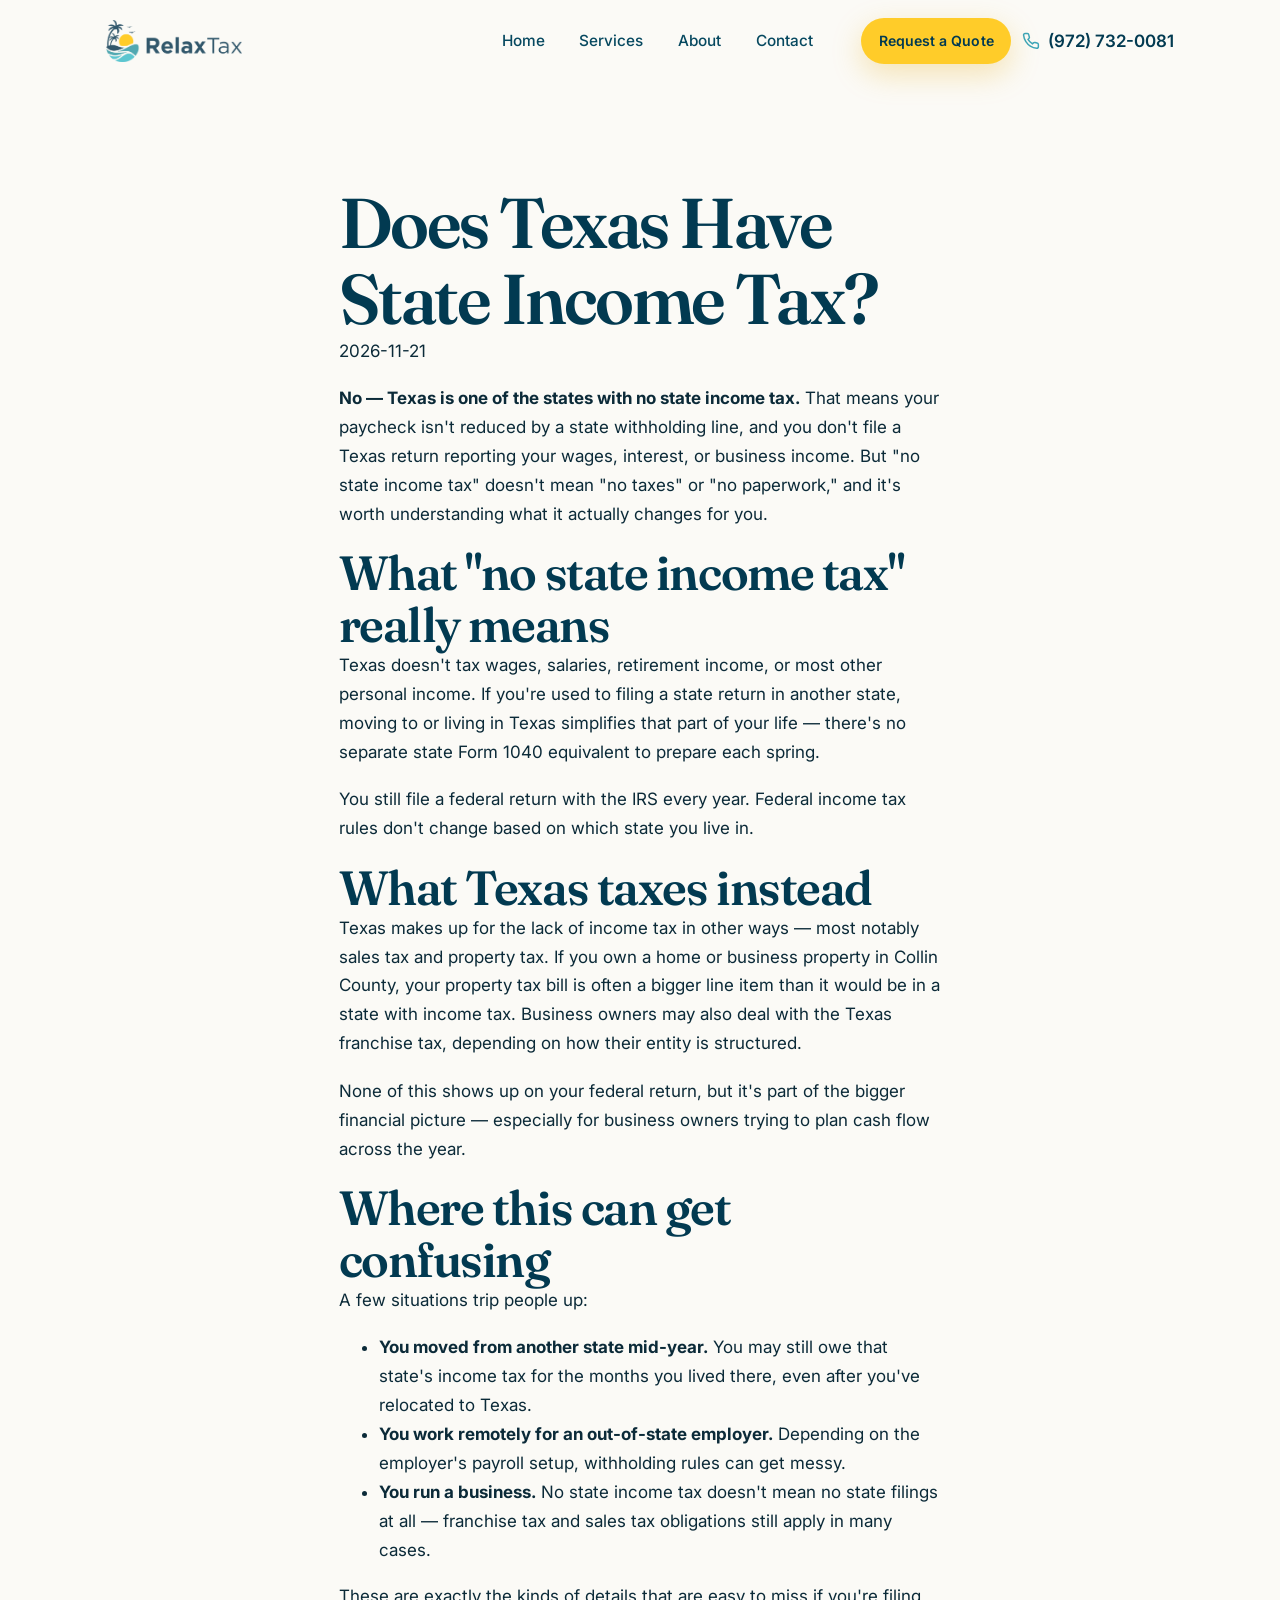
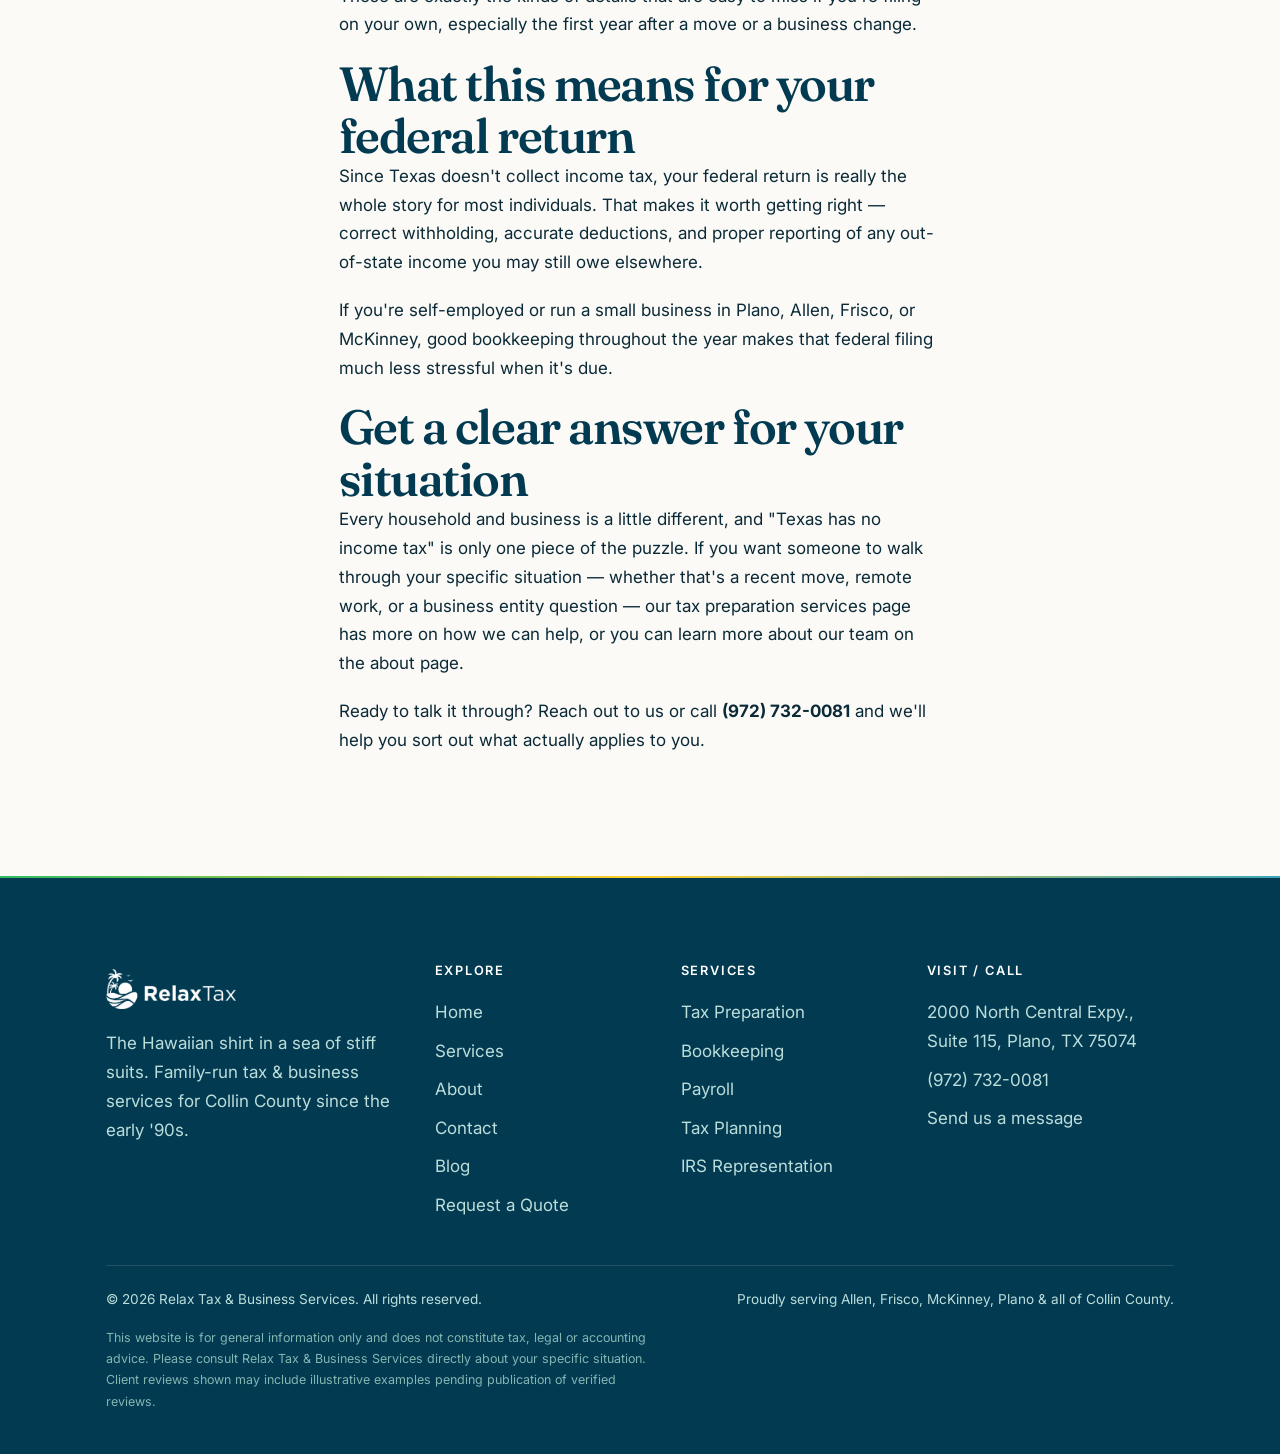
<file: blog/does-texas-have-state-income-tax.html>
<!DOCTYPE html>
<html lang="en">
<head>
<meta charset="UTF-8">
<meta name="viewport" content="width=device-width, initial-scale=1">
<title>Does Texas Have State Income Tax? | Relax Tax</title>
<meta name="description" content="Texas has no state income tax — here's what that means for your paycheck, your return, and what you still owe.">
<link rel="canonical" href="https://relaxtax.vercel.app/blog/does-texas-have-state-income-tax.html">
<meta property="og:title" content="Plano TX Tax Prep & Bookkeeping Tips | Relax Tax">
<meta property="og:description" content="Real answers on tax preparation, IRS representation, bookkeeping & payroll from a family-owned enrolled agent firm serving Plano & Collin County, TX.">
<link rel="icon" href="data:image/svg+xml,%3Csvg xmlns='http://www.w3.org/2000/svg' viewBox='0 0 32 32'%3E%3Ccircle cx='16' cy='13' r='7' fill='%23ffcc29'/%3E%3Cpath d='M2 24c4-3 8-3 12 0s8 3 12 0 4-3 4-3v9H2z' fill='%23023a51'/%3E%3C/svg%3E">
<link rel="preconnect" href="https://fonts.googleapis.com">
<link rel="preconnect" href="https://fonts.gstatic.com" crossorigin>
<link rel="preconnect" href="https://agency-dashboard-omega-red.vercel.app">
<link rel="preload" as="style" href="https://fonts.googleapis.com/css2?family=Fraunces:opsz,wght@9..144,400;9..144,500;9..144,600;9..144,700&family=Inter:wght@400;500;600;700&display=swap" onload="this.onload=null;this.rel='stylesheet'">
<noscript><link href="https://fonts.googleapis.com/css2?family=Fraunces:opsz,wght@9..144,400;9..144,500;9..144,600;9..144,700&family=Inter:wght@400;500;600;700&display=swap" rel="stylesheet"></noscript>
<script>try{if(sessionStorage.getItem('relaxtax_entered'))document.documentElement.className+=' entered';}catch(e){}</script>
<link rel="stylesheet" href="../css/style.css">
<script type="application/ld+json">{"@context":"https://schema.org","@type":"Article","headline":"Does Texas Have State Income Tax?","datePublished":"2026-11-21","description":"Texas has no state income tax — here's what that means for your paycheck, your return, and what you still owe.","mainEntityOfPage":"https://relaxtax.vercel.app/blog/does-texas-have-state-income-tax.html","author":{"@type":"Organization","name":"Relax Tax"},"publisher":{"@type":"Organization","name":"Relax Tax"}}</script>
</head>
<body>
<header class="site-header">
  <div class="wrap header-inner">
    <a class="brand" href="../index.html" aria-label="Relax Tax &amp; Business Services — home">
      <img src="../images/logo.png" alt="Relax Tax & Business Services logo - family-owned tax preparation firm in Plano, TX" decoding="async">
    </a>
    <nav class="nav" aria-label="Primary">
      <a class="navlink" href="../index.html">Home</a>
      <a class="navlink" href="../services.html">Services</a>
      <a class="navlink" href="../about.html">About</a>
      <a class="navlink" href="../contact.html">Contact</a>
    </nav>
    <div class="header-cta">
      <a class="btn btn--sun btn--sm" href="../quote.html" data-track="quote-cta">Request a Quote</a>
      <a class="header-phone" href="tel:+19727320081" data-track="call"><svg viewBox="0 0 24 24" fill="none" stroke="currentColor" stroke-width="2"><path d="M22 16.92v3a2 2 0 0 1-2.18 2 19.79 19.79 0 0 1-8.63-3.07 19.5 19.5 0 0 1-6-6 19.79 19.79 0 0 1-3.07-8.67A2 2 0 0 1 4.11 2h3a2 2 0 0 1 2 1.72c.13.96.36 1.9.7 2.81a2 2 0 0 1-.45 2.11L8.09 9.91a16 16 0 0 0 6 6l1.27-1.27a2 2 0 0 1 2.11-.45c.9.34 1.85.57 2.81.7A2 2 0 0 1 22 16.92Z"/></svg> (972) 732-0081</a>
    </div>
    <button class="nav-toggle" aria-label="Open menu" aria-controls="drawer">
      <svg viewBox="0 0 24 24" fill="none" stroke="currentColor" stroke-width="2"><path d="M3 6h18M3 12h18M3 18h18"/></svg>
    </button>
  </div>
</header>

<div class="drawer-backdrop" aria-hidden="true"></div>
<aside class="drawer" id="drawer" aria-label="Menu">
  <div class="drawer-head">
    <a class="brand" href="../index.html"><img src="../images/logo.png" alt="Relax Tax & Business Services logo - family-owned tax preparation firm in Plano, TX" style="height:34px" decoding="async"></a>
    <button class="drawer-close" aria-label="Close menu">
      <svg viewBox="0 0 24 24" fill="none" stroke="currentColor" stroke-width="2"><path d="M18 6 6 18M6 6l12 12"/></svg>
    </button>
  </div>
  <nav aria-label="Mobile">
    <a href="../index.html">Home</a>
    <a href="../services.html">Services</a>
    <a href="../about.html">About</a>
    <a href="../contact.html">Contact</a>
    <a data-track="request-quote" href="../quote.html">Request a Quote</a>
  </nav>
  <div class="drawer-foot">
    <a class="btn btn--sun" href="../quote.html" data-track="quote-cta">Request a Quote</a>
    <a class="header-phone" href="tel:+19727320081" data-track="call"><svg viewBox="0 0 24 24" fill="none" stroke="currentColor" stroke-width="2"><path d="M22 16.92v3a2 2 0 0 1-2.18 2 19.79 19.79 0 0 1-8.63-3.07 19.5 19.5 0 0 1-6-6 19.79 19.79 0 0 1-3.07-8.67A2 2 0 0 1 4.11 2h3a2 2 0 0 1 2 1.72c.13.96.36 1.9.7 2.81a2 2 0 0 1-.45 2.11L8.09 9.91a16 16 0 0 0 6 6l1.27-1.27a2 2 0 0 1 2.11-.45c.9.34 1.85.57 2.81.7A2 2 0 0 1 22 16.92Z"/></svg> (972) 732-0081</a>
  </div>
</aside>

<main>

<!-- BLOG-MAIN-START -->
 
<section class="section">
  <div class="wrap" style="max-width:65ch">
    <h1>Does Texas Have State Income Tax?</h1>
<p><time datetime="2026-11-21">2026-11-21</time></p>
<p><strong>No — Texas is one of the states with no state income tax.</strong> That means your paycheck isn't reduced by a state withholding line, and you don't file a Texas return reporting your wages, interest, or business income. But "no state income tax" doesn't mean "no taxes" or "no paperwork," and it's worth understanding what it actually changes for you.</p>

<h2>What "no state income tax" really means</h2>
<p>Texas doesn't tax wages, salaries, retirement income, or most other personal income. If you're used to filing a state return in another state, moving to or living in Texas simplifies that part of your life — there's no separate state Form 1040 equivalent to prepare each spring.</p>
<p>You still file a federal return with the IRS every year. Federal income tax rules don't change based on which state you live in.</p>

<h2>What Texas taxes instead</h2>
<p>Texas makes up for the lack of income tax in other ways — most notably sales tax and property tax. If you own a home or business property in Collin County, your property tax bill is often a bigger line item than it would be in a state with income tax. Business owners may also deal with the Texas franchise tax, depending on how their entity is structured.</p>
<p>None of this shows up on your federal return, but it's part of the bigger financial picture — especially for business owners trying to plan cash flow across the year.</p>

<h2>Where this can get confusing</h2>
<p>A few situations trip people up:</p>
<ul>
<li><strong>You moved from another state mid-year.</strong> You may still owe that state's income tax for the months you lived there, even after you've relocated to Texas.</li>
<li><strong>You work remotely for an out-of-state employer.</strong> Depending on the employer's payroll setup, withholding rules can get messy.</li>
<li><strong>You run a business.</strong> No state income tax doesn't mean no state filings at all — franchise tax and sales tax obligations still apply in many cases.</li>
</ul>
<p>These are exactly the kinds of details that are easy to miss if you're filing on your own, especially the first year after a move or a business change.</p>

<h2>What this means for your federal return</h2>
<p>Since Texas doesn't collect income tax, your federal return is really the whole story for most individuals. That makes it worth getting right — correct withholding, accurate deductions, and proper reporting of any out-of-state income you may still owe elsewhere.</p>
<p>If you're self-employed or run a small business in Plano, Allen, Frisco, or McKinney, good bookkeeping throughout the year makes that federal filing much less stressful when it's due.</p>

<h2>Get a clear answer for your situation</h2>
<p>Every household and business is a little different, and "Texas has no income tax" is only one piece of the puzzle. If you want someone to walk through your specific situation — whether that's a recent move, remote work, or a business entity question — our <a href="/services.html">tax preparation services</a> page has more on how we can help, or you can learn more about our team on the <a href="/about.html">about page</a>.</p>
<p>Ready to talk it through? <a href="/contact.html">Reach out to us</a> or call <strong>(972) 732-0081</strong> and we'll help you sort out what actually applies to you.</p>
  </div>
</section>

<!-- BLOG-MAIN-END -->

</main>

<footer class="site-footer">
  <div class="wrap">
    <div class="footer-grid">
      <div>
        <a class="brand" href="../index.html"><img src="../images/logo.png" alt="Relax Tax & Business Services logo - Plano, TX tax preparation and bookkeeping firm" style="height:40px; filter:brightness(0) invert(1)" loading="lazy" decoding="async"></a>
        <p style="margin-top:1rem; max-width:34ch; color:#bcdedb">The Hawaiian shirt in a sea of stiff suits. Family-run tax &amp; business services for Collin County since the early '90s.</p>
      </div>
      <div>
        <h4>Explore</h4>
        <a href="../index.html">Home</a>
        <a href="../services.html">Services</a>
        <a href="../about.html">About</a>
        <a href="../contact.html">Contact</a>
        <a href="index.html">Blog</a>
        <a data-track="request-quote" href="../quote.html">Request a Quote</a>
      </div>
      <div>
        <h4>Services</h4>
        <a href="../services.html">Tax Preparation</a>
        <a href="../services.html">Bookkeeping</a>
        <a href="../services.html">Payroll</a>
        <a href="../services.html">Tax Planning</a>
        <a href="../services.html">IRS Representation</a>
      </div>
      <div>
        <h4>Visit / Call</h4>
        <a href="https://www.google.com/maps?q=2000+North+Central+Expy+Suite+115+Plano+TX+75074" target="_blank" rel="noopener">2000 North Central Expy.,<br>Suite 115, Plano, TX 75074</a>
        <a href="tel:+19727320081" data-track="call">(972) 732-0081</a>
        <a data-track="contact-business" href="../quote.html">Send us a message</a>
      </div>
    </div>
    <div class="footer-note">
      <span>&copy; <span data-year>2026</span> Relax Tax &amp; Business Services. All rights reserved.</span>
      <span>Proudly serving Allen, Frisco, McKinney, Plano &amp; all of Collin County.</span>
    </div>
    <p class="footer-disclaimer">This website is for general information only and does not constitute tax, legal or accounting advice. Please consult Relax Tax &amp; Business Services directly about your specific situation. Client reviews shown may include illustrative examples pending publication of verified reviews.</p>
  </div>
</footer>

<a class="to-top" href="#top" aria-label="Back to top">
  <svg viewBox="0 0 24 24" fill="none" stroke="currentColor" stroke-width="2.4"><path d="m18 15-6-6-6 6"/></svg>
</a>

<script src="../js/main.js" defer></script>
<script defer src="https://agency-dashboard-omega-red.vercel.app/t.js" data-site="relax-tax"></script>
</body>
</html>
</file>
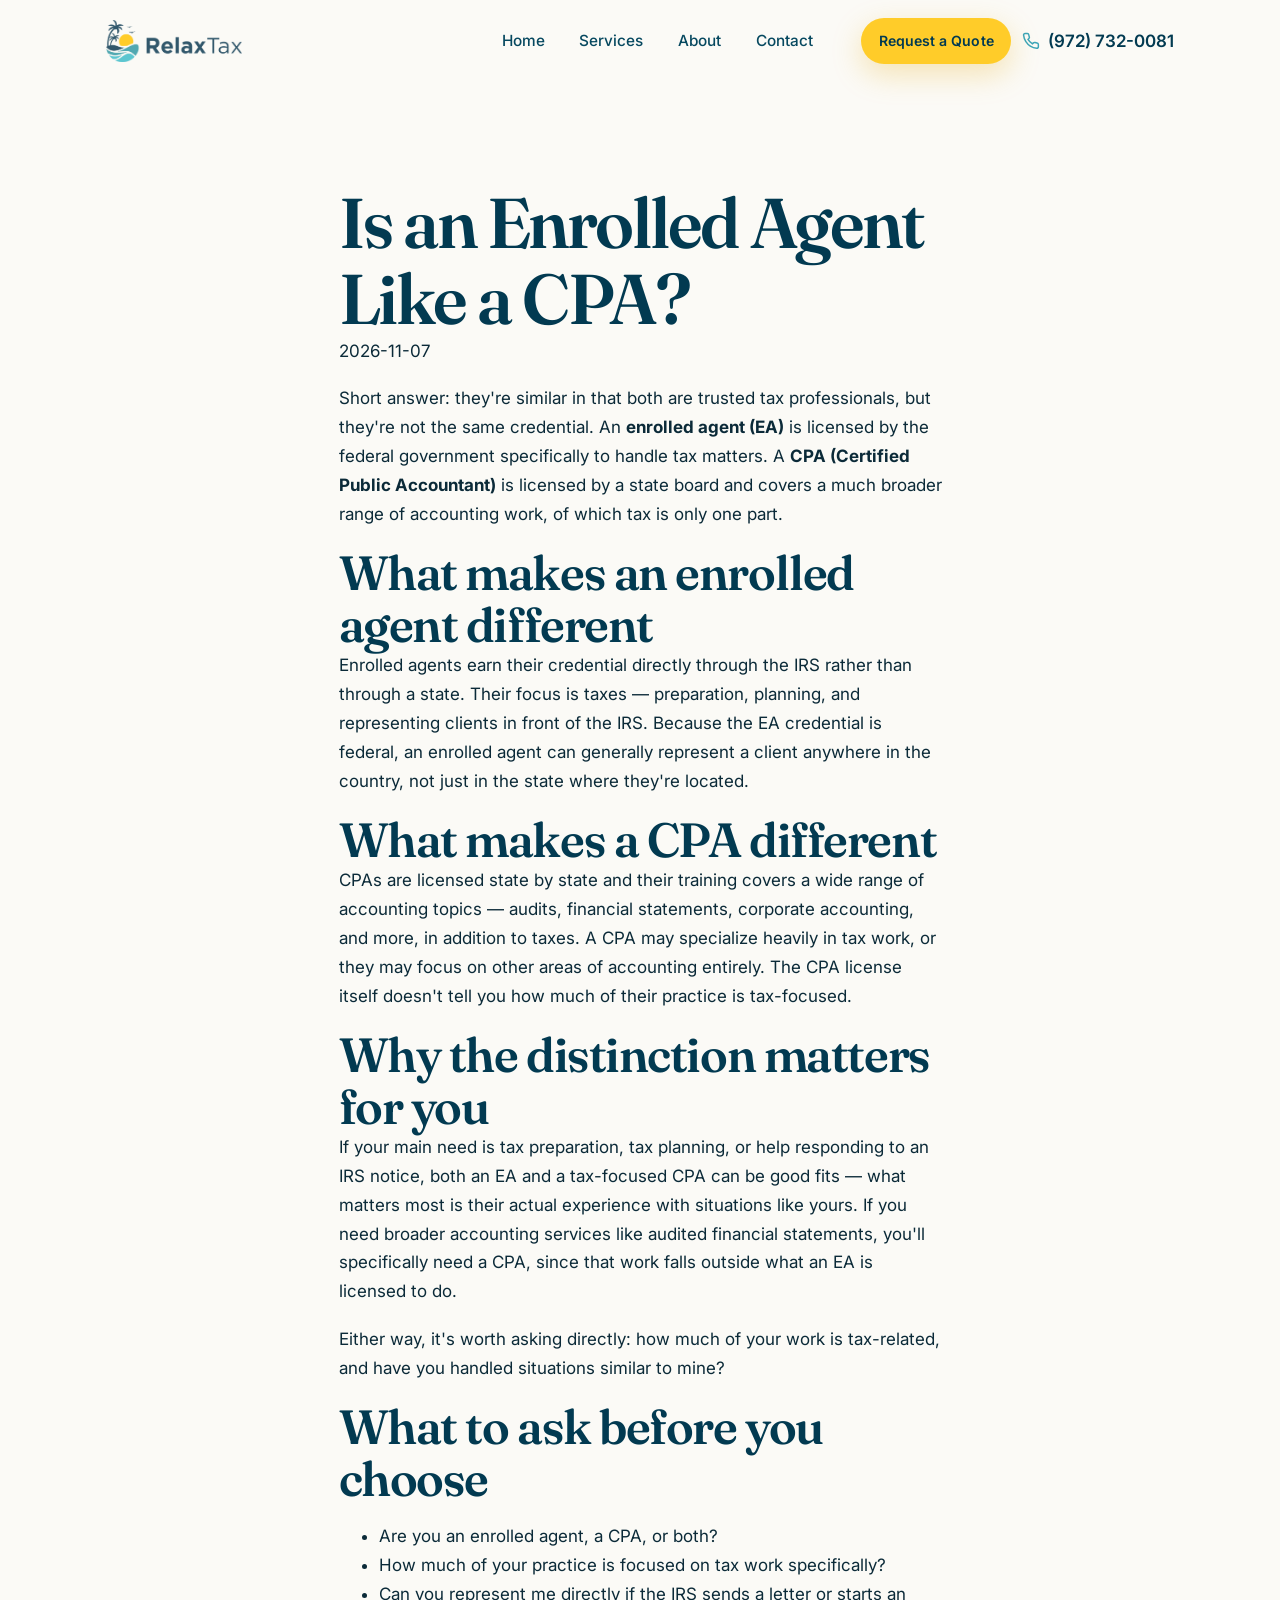
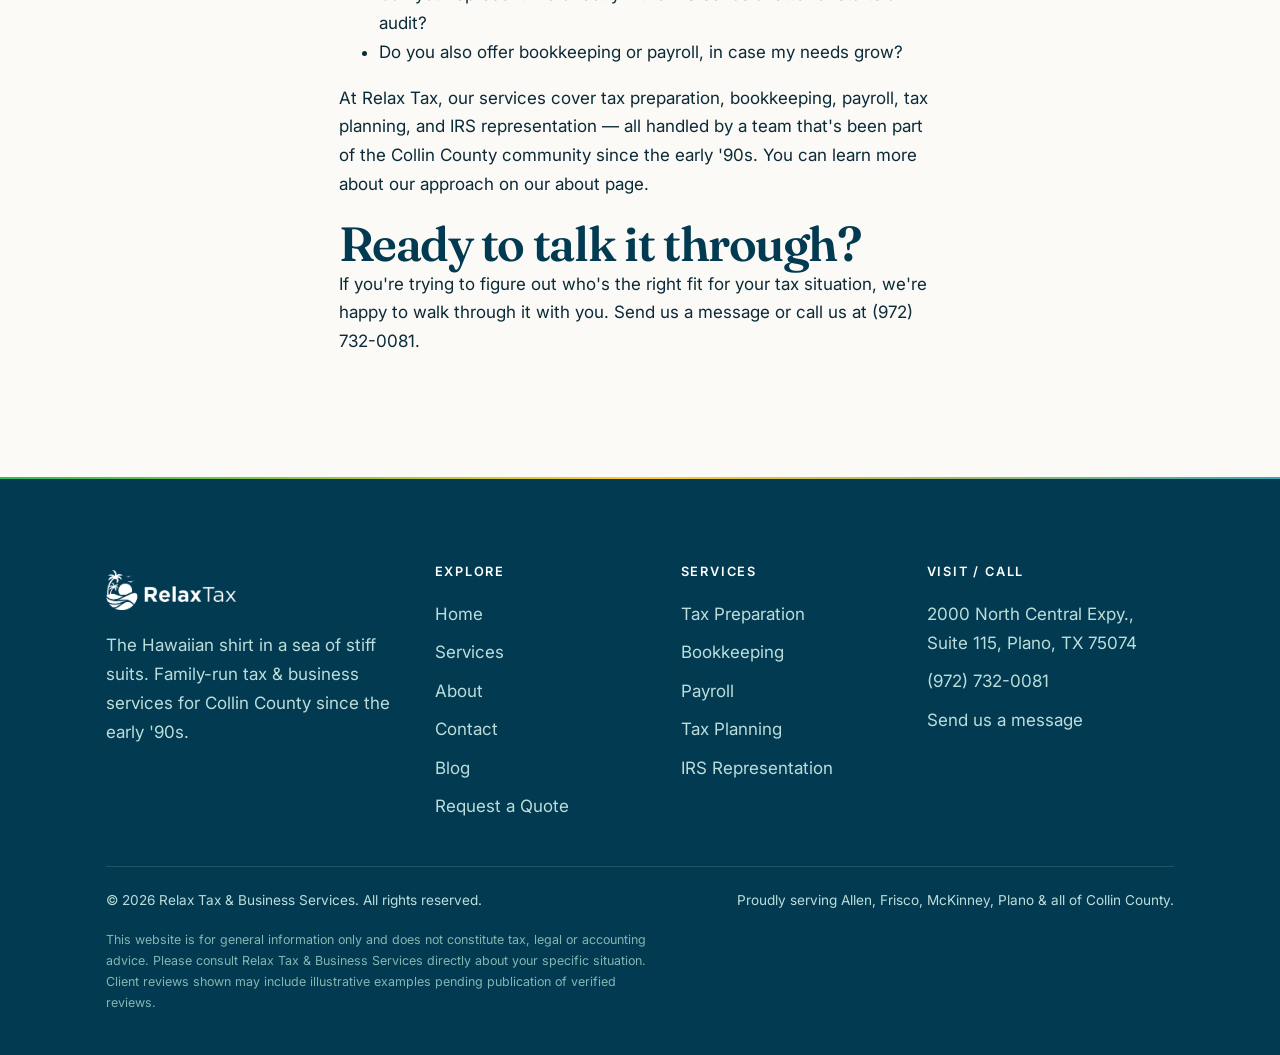
<file: blog/enrolled-agent-vs-cpa.html>
<!DOCTYPE html>
<html lang="en">
<head>
<meta charset="UTF-8">
<meta name="viewport" content="width=device-width, initial-scale=1">
<title>Enrolled Agent vs CPA in Plano, TX | Relax Tax</title>
<meta name="description" content="Need an enrolled agent in Plano TX or a tax-focused CPA? Our family-owned firm explains the difference so you can pick the right pro for your taxes.">
<link rel="canonical" href="https://relaxtax.vercel.app/blog/enrolled-agent-vs-cpa.html">
<meta property="og:title" content="Enrolled Agent vs CPA in Plano, TX | Relax Tax">
<meta property="og:description" content="Need an enrolled agent in Plano TX or a tax-focused CPA? Our family-owned firm explains the difference so you can pick the right pro for your taxes.">
<link rel="icon" href="data:image/svg+xml,%3Csvg xmlns='http://www.w3.org/2000/svg' viewBox='0 0 32 32'%3E%3Ccircle cx='16' cy='13' r='7' fill='%23ffcc29'/%3E%3Cpath d='M2 24c4-3 8-3 12 0s8 3 12 0 4-3 4-3v9H2z' fill='%23023a51'/%3E%3C/svg%3E">
<link rel="preconnect" href="https://fonts.googleapis.com">
<link rel="preconnect" href="https://fonts.gstatic.com" crossorigin>
<link rel="preconnect" href="https://agency-dashboard-omega-red.vercel.app">
<link rel="preload" as="style" href="https://fonts.googleapis.com/css2?family=Fraunces:opsz,wght@9..144,400;9..144,500;9..144,600;9..144,700&family=Inter:wght@400;500;600;700&display=swap" onload="this.onload=null;this.rel='stylesheet'">
<noscript><link href="https://fonts.googleapis.com/css2?family=Fraunces:opsz,wght@9..144,400;9..144,500;9..144,600;9..144,700&family=Inter:wght@400;500;600;700&display=swap" rel="stylesheet"></noscript>
<script>try{if(sessionStorage.getItem('relaxtax_entered'))document.documentElement.className+=' entered';}catch(e){}</script>
<link rel="stylesheet" href="../css/style.css">
<script type="application/ld+json">{"@context":"https://schema.org","@type":"Article","headline":"Is an Enrolled Agent Like a CPA?","datePublished":"2026-11-07","description":"Enrolled agents and CPAs both handle taxes, but they're licensed differently and focus on different things. Here's how to tell them apart.","mainEntityOfPage":"https://relaxtax.vercel.app/blog/enrolled-agent-vs-cpa.html","author":{"@type":"Organization","name":"Relax Tax"},"publisher":{"@type":"Organization","name":"Relax Tax"}}</script>
</head>
<body>
<header class="site-header">
  <div class="wrap header-inner">
    <a class="brand" href="../index.html" aria-label="Relax Tax &amp; Business Services — home">
      <img src="../images/logo.png" alt="Relax Tax & Business Services logo - family-owned tax preparation firm in Plano, TX" decoding="async">
    </a>
    <nav class="nav" aria-label="Primary">
      <a class="navlink" href="../index.html">Home</a>
      <a class="navlink" href="../services.html">Services</a>
      <a class="navlink" href="../about.html">About</a>
      <a class="navlink" href="../contact.html">Contact</a>
    </nav>
    <div class="header-cta">
      <a class="btn btn--sun btn--sm" href="../quote.html" data-track="quote-cta">Request a Quote</a>
      <a class="header-phone" href="tel:+19727320081" data-track="call"><svg viewBox="0 0 24 24" fill="none" stroke="currentColor" stroke-width="2"><path d="M22 16.92v3a2 2 0 0 1-2.18 2 19.79 19.79 0 0 1-8.63-3.07 19.5 19.5 0 0 1-6-6 19.79 19.79 0 0 1-3.07-8.67A2 2 0 0 1 4.11 2h3a2 2 0 0 1 2 1.72c.13.96.36 1.9.7 2.81a2 2 0 0 1-.45 2.11L8.09 9.91a16 16 0 0 0 6 6l1.27-1.27a2 2 0 0 1 2.11-.45c.9.34 1.85.57 2.81.7A2 2 0 0 1 22 16.92Z"/></svg> (972) 732-0081</a>
    </div>
    <button class="nav-toggle" aria-label="Open menu" aria-controls="drawer">
      <svg viewBox="0 0 24 24" fill="none" stroke="currentColor" stroke-width="2"><path d="M3 6h18M3 12h18M3 18h18"/></svg>
    </button>
  </div>
</header>

<div class="drawer-backdrop" aria-hidden="true"></div>
<aside class="drawer" id="drawer" aria-label="Menu">
  <div class="drawer-head">
    <a class="brand" href="../index.html"><img src="../images/logo.png" alt="Relax Tax & Business Services logo" style="height:34px" decoding="async"></a>
    <button class="drawer-close" aria-label="Close menu">
      <svg viewBox="0 0 24 24" fill="none" stroke="currentColor" stroke-width="2"><path d="M18 6 6 18M6 6l12 12"/></svg>
    </button>
  </div>
  <nav aria-label="Mobile">
    <a href="../index.html">Home</a>
    <a href="../services.html">Services</a>
    <a href="../about.html">About</a>
    <a href="../contact.html">Contact</a>
    <a data-track="request-quote" href="../quote.html">Request a Quote</a>
  </nav>
  <div class="drawer-foot">
    <a class="btn btn--sun" href="../quote.html" data-track="quote-cta">Request a Quote</a>
    <a class="header-phone" href="tel:+19727320081" data-track="call"><svg viewBox="0 0 24 24" fill="none" stroke="currentColor" stroke-width="2"><path d="M22 16.92v3a2 2 0 0 1-2.18 2 19.79 19.79 0 0 1-8.63-3.07 19.5 19.5 0 0 1-6-6 19.79 19.79 0 0 1-3.07-8.67A2 2 0 0 1 4.11 2h3a2 2 0 0 1 2 1.72c.13.96.36 1.9.7 2.81a2 2 0 0 1-.45 2.11L8.09 9.91a16 16 0 0 0 6 6l1.27-1.27a2 2 0 0 1 2.11-.45c.9.34 1.85.57 2.81.7A2 2 0 0 1 22 16.92Z"/></svg> (972) 732-0081</a>
  </div>
</aside>

<main>

<!-- BLOG-MAIN-START -->
 
<section class="section">
  <div class="wrap" style="max-width:65ch">
    <h1>Is an Enrolled Agent Like a CPA?</h1>
<p><time datetime="2026-11-07">2026-11-07</time></p>
<p>Short answer: they're similar in that both are trusted tax professionals, but they're not the same credential. An <strong>enrolled agent (EA)</strong> is licensed by the federal government specifically to handle tax matters. A <strong>CPA (Certified Public Accountant)</strong> is licensed by a state board and covers a much broader range of accounting work, of which tax is only one part.</p>

<h2>What makes an enrolled agent different</h2>
<p>Enrolled agents earn their credential directly through the IRS rather than through a state. Their focus is taxes — preparation, planning, and representing clients in front of the IRS. Because the EA credential is federal, an enrolled agent can generally represent a client anywhere in the country, not just in the state where they're located.</p>

<h2>What makes a CPA different</h2>
<p>CPAs are licensed state by state and their training covers a wide range of accounting topics — audits, financial statements, corporate accounting, and more, in addition to taxes. A CPA may specialize heavily in tax work, or they may focus on other areas of accounting entirely. The CPA license itself doesn't tell you how much of their practice is tax-focused.</p>

<h2>Why the distinction matters for you</h2>
<p>If your main need is tax preparation, tax planning, or help responding to an IRS notice, both an EA and a tax-focused CPA can be good fits — what matters most is their actual experience with situations like yours. If you need broader accounting services like audited financial statements, you'll specifically need a CPA, since that work falls outside what an EA is licensed to do.</p>
<p>Either way, it's worth asking directly: how much of your work is tax-related, and have you handled situations similar to mine?</p>

<h2>What to ask before you choose</h2>
<ul>
<li>Are you an enrolled agent, a CPA, or both?</li>
<li>How much of your practice is focused on tax work specifically?</li>
<li>Can you represent me directly if the IRS sends a letter or starts an audit?</li>
<li>Do you also offer bookkeeping or payroll, in case my needs grow?</li>
</ul>
<p>At Relax Tax, our services cover <a href="/services.html">tax preparation, bookkeeping, payroll, tax planning, and IRS representation</a> — all handled by a team that's been part of the Collin County community since the early '90s. You can learn more about our approach on our <a href="/about.html">about page</a>.</p>

<h2>Ready to talk it through?</h2>
<p>If you're trying to figure out who's the right fit for your tax situation, we're happy to walk through it with you. <a href="/contact.html">Send us a message</a> or call us at (972) 732-0081.</p>
  </div>
</section>

<!-- BLOG-MAIN-END -->

</main>

<footer class="site-footer">
  <div class="wrap">
    <div class="footer-grid">
      <div>
        <a class="brand" href="../index.html"><img src="../images/logo.png" alt="Relax Tax & Business Services logo" style="height:40px; filter:brightness(0) invert(1)" loading="lazy" decoding="async"></a>
        <p style="margin-top:1rem; max-width:34ch; color:#bcdedb">The Hawaiian shirt in a sea of stiff suits. Family-run tax &amp; business services for Collin County since the early '90s.</p>
      </div>
      <div>
        <h4>Explore</h4>
        <a href="../index.html">Home</a>
        <a href="../services.html">Services</a>
        <a href="../about.html">About</a>
        <a href="../contact.html">Contact</a>
        <a href="index.html">Blog</a>
        <a data-track="request-quote" href="../quote.html">Request a Quote</a>
      </div>
      <div>
        <h4>Services</h4>
        <a href="../services.html">Tax Preparation</a>
        <a href="../services.html">Bookkeeping</a>
        <a href="../services.html">Payroll</a>
        <a href="../services.html">Tax Planning</a>
        <a href="../services.html">IRS Representation</a>
      </div>
      <div>
        <h4>Visit / Call</h4>
        <a href="https://www.google.com/maps?q=2000+North+Central+Expy+Suite+115+Plano+TX+75074" target="_blank" rel="noopener">2000 North Central Expy.,<br>Suite 115, Plano, TX 75074</a>
        <a href="tel:+19727320081" data-track="call">(972) 732-0081</a>
        <a data-track="contact-business" href="../quote.html">Send us a message</a>
      </div>
    </div>
    <div class="footer-note">
      <span>&copy; <span data-year>2026</span> Relax Tax &amp; Business Services. All rights reserved.</span>
      <span>Proudly serving Allen, Frisco, McKinney, Plano &amp; all of Collin County.</span>
    </div>
    <p class="footer-disclaimer">This website is for general information only and does not constitute tax, legal or accounting advice. Please consult Relax Tax &amp; Business Services directly about your specific situation. Client reviews shown may include illustrative examples pending publication of verified reviews.</p>
  </div>
</footer>

<a class="to-top" href="#top" aria-label="Back to top">
  <svg viewBox="0 0 24 24" fill="none" stroke="currentColor" stroke-width="2.4"><path d="m18 15-6-6-6 6"/></svg>
</a>

<script src="../js/main.js" defer></script>
<script defer src="https://agency-dashboard-omega-red.vercel.app/t.js" data-site="relax-tax"></script>
</body>
</html>
</file>
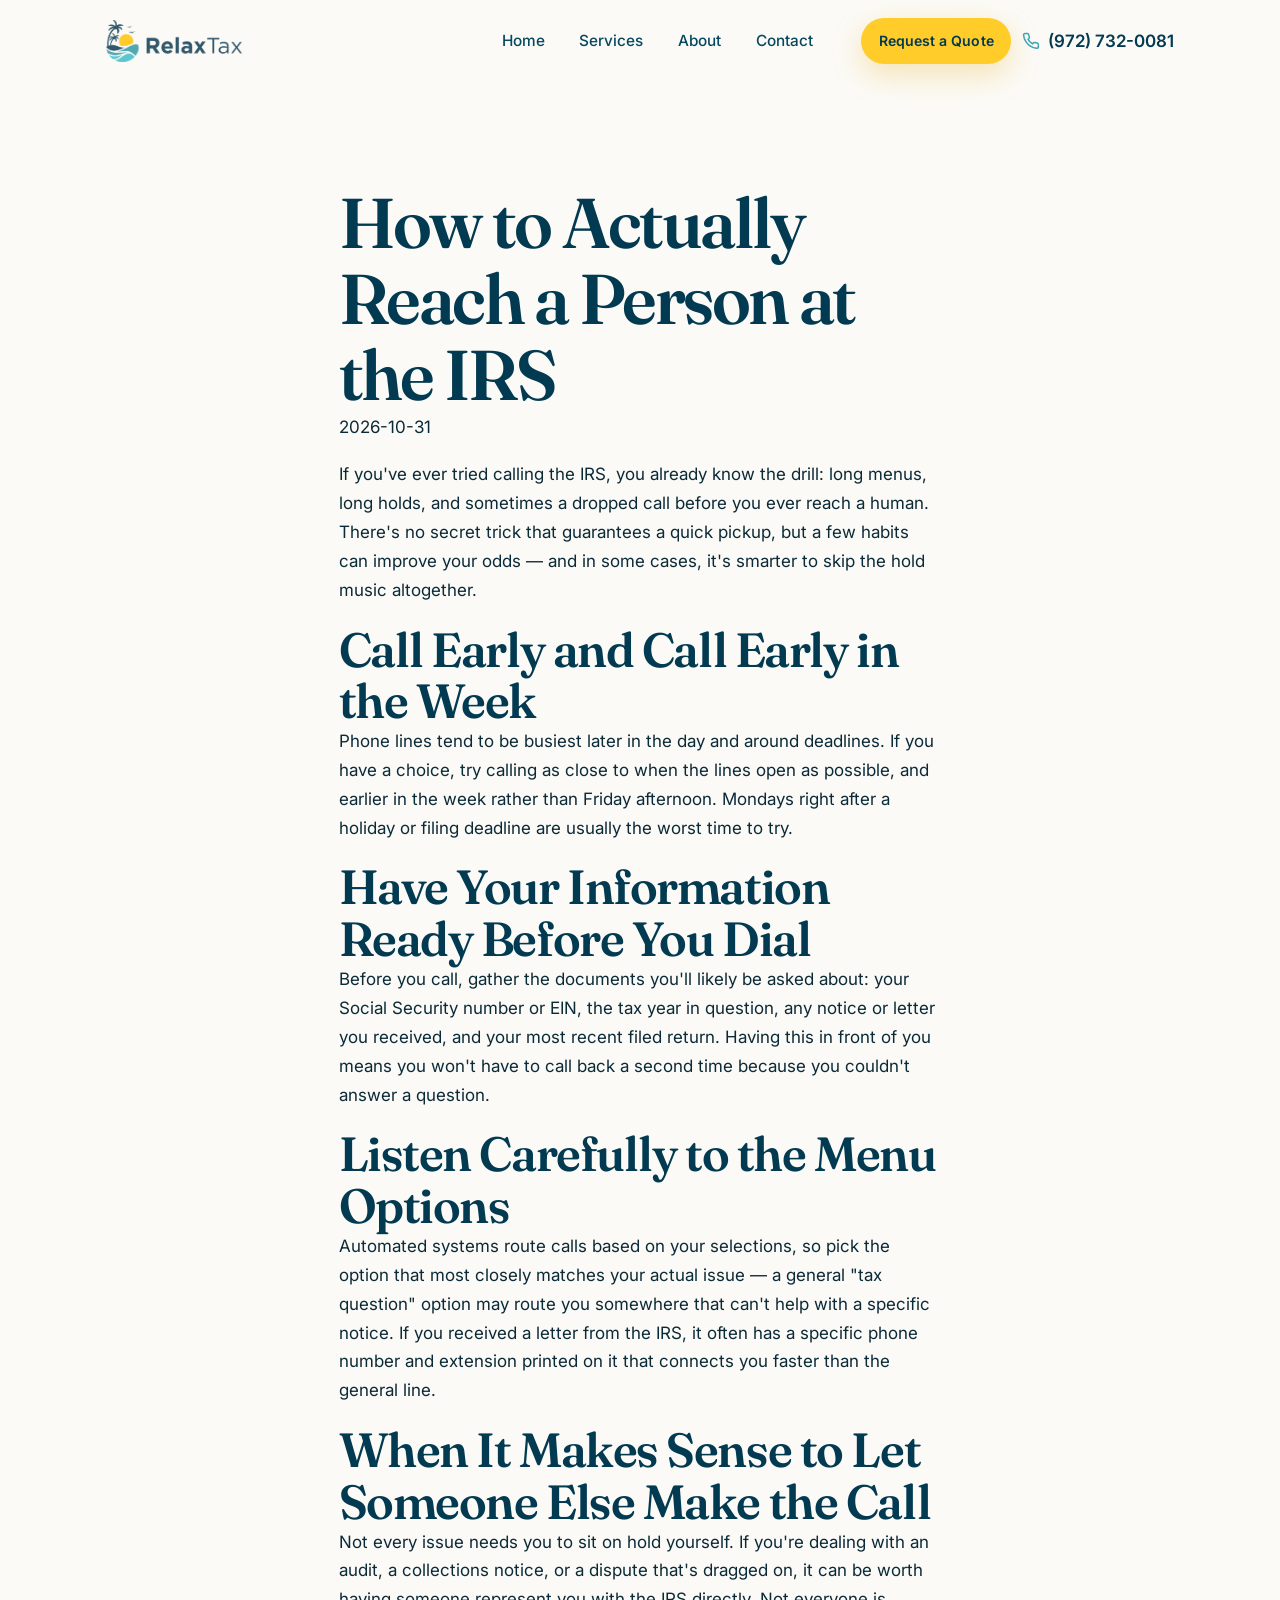
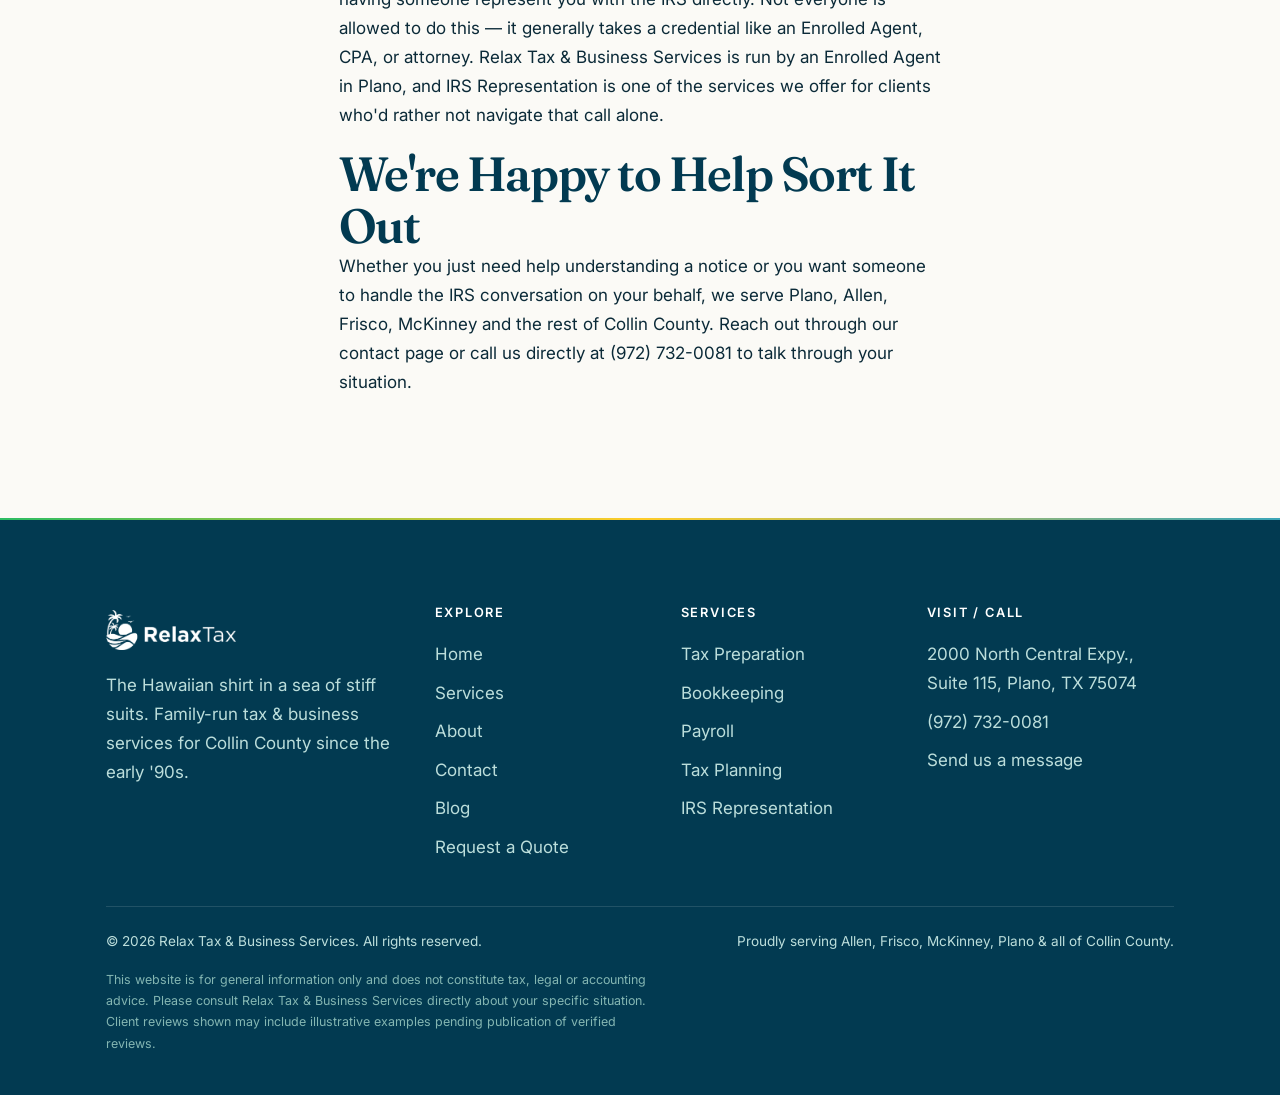
<file: blog/how-to-call-irs-talk-to-person.html>
<!DOCTYPE html>
<html lang="en">
<head>
<meta charset="UTF-8">
<meta name="viewport" content="width=device-width, initial-scale=1">
<title>Can't Reach the IRS? Plano Enrolled Agent Can Help</title>
<meta name="description" content="Tips for getting a real person at the IRS, plus when it pays to let a Plano enrolled agent handle IRS representation for you instead of waiting on hold.">
<link rel="canonical" href="https://relaxtax.vercel.app/blog/how-to-call-irs-talk-to-person.html">
<meta property="og:title" content="Can't Reach the IRS? Plano Enrolled Agent Can Help">
<meta property="og:description" content="Tips for getting a real person at the IRS, plus when it pays to let a Plano enrolled agent handle IRS representation for you instead of waiting on hold.">
<link rel="icon" href="data:image/svg+xml,%3Csvg xmlns='http://www.w3.org/2000/svg' viewBox='0 0 32 32'%3E%3Ccircle cx='16' cy='13' r='7' fill='%23ffcc29'/%3E%3Cpath d='M2 24c4-3 8-3 12 0s8 3 12 0 4-3 4-3v9H2z' fill='%23023a51'/%3E%3C/svg%3E">
<link rel="preconnect" href="https://fonts.googleapis.com">
<link rel="preconnect" href="https://fonts.gstatic.com" crossorigin>
<link rel="preconnect" href="https://agency-dashboard-omega-red.vercel.app">
<link rel="preload" as="style" href="https://fonts.googleapis.com/css2?family=Fraunces:opsz,wght@9..144,400;9..144,500;9..144,600;9..144,700&family=Inter:wght@400;500;600;700&display=swap" onload="this.onload=null;this.rel='stylesheet'">
<noscript><link href="https://fonts.googleapis.com/css2?family=Fraunces:opsz,wght@9..144,400;9..144,500;9..144,600;9..144,700&family=Inter:wght@400;500;600;700&display=swap" rel="stylesheet"></noscript>
<script>try{if(sessionStorage.getItem('relaxtax_entered'))document.documentElement.className+=' entered';}catch(e){}</script>
<link rel="stylesheet" href="../css/style.css">
<script type="application/ld+json">{"@context":"https://schema.org","@type":"Article","headline":"How to Actually Reach a Person at the IRS","datePublished":"2026-10-31","description":"Struggling to get a human on the phone at the IRS? Here's what tends to help — and when to let a Plano Enrolled Agent handle the call for you.","mainEntityOfPage":"https://relaxtax.vercel.app/blog/how-to-call-irs-talk-to-person.html","author":{"@type":"Organization","name":"Relax Tax"},"publisher":{"@type":"Organization","name":"Relax Tax"}}</script>
</head>
<body>
<header class="site-header">
  <div class="wrap header-inner">
    <a class="brand" href="../index.html" aria-label="Relax Tax &amp; Business Services — home">
      <img src="../images/logo.png" alt="Relax Tax & Business Services logo - family-owned tax preparation firm in Plano, TX" decoding="async" fetchpriority="high">
    </a>
    <nav class="nav" aria-label="Primary">
      <a class="navlink" href="../index.html">Home</a>
      <a class="navlink" href="../services.html">Services</a>
      <a class="navlink" href="../about.html">About</a>
      <a class="navlink" href="../contact.html">Contact</a>
    </nav>
    <div class="header-cta">
      <a class="btn btn--sun btn--sm" href="../quote.html" data-track="quote-cta">Request a Quote</a>
      <a class="header-phone" href="tel:+19727320081" data-track="call"><svg viewBox="0 0 24 24" fill="none" stroke="currentColor" stroke-width="2"><path d="M22 16.92v3a2 2 0 0 1-2.18 2 19.79 19.79 0 0 1-8.63-3.07 19.5 19.5 0 0 1-6-6 19.79 19.79 0 0 1-3.07-8.67A2 2 0 0 1 4.11 2h3a2 2 0 0 1 2 1.72c.13.96.36 1.9.7 2.81a2 2 0 0 1-.45 2.11L8.09 9.91a16 16 0 0 0 6 6l1.27-1.27a2 2 0 0 1 2.11-.45c.9.34 1.85.57 2.81.7A2 2 0 0 1 22 16.92Z"/></svg> (972) 732-0081</a>
    </div>
    <button class="nav-toggle" aria-label="Open menu" aria-controls="drawer">
      <svg viewBox="0 0 24 24" fill="none" stroke="currentColor" stroke-width="2"><path d="M3 6h18M3 12h18M3 18h18"/></svg>
    </button>
  </div>
</header>

<div class="drawer-backdrop" aria-hidden="true"></div>
<aside class="drawer" id="drawer" aria-label="Menu">
  <div class="drawer-head">
    <a class="brand" href="../index.html"><img src="../images/logo.png" alt="Relax Tax & Business Services logo" style="height:34px" decoding="async" loading="lazy"></a>
    <button class="drawer-close" aria-label="Close menu">
      <svg viewBox="0 0 24 24" fill="none" stroke="currentColor" stroke-width="2"><path d="M18 6 6 18M6 6l12 12"/></svg>
    </button>
  </div>
  <nav aria-label="Mobile">
    <a href="../index.html">Home</a>
    <a href="../services.html">Services</a>
    <a href="../about.html">About</a>
    <a href="../contact.html">Contact</a>
    <a data-track="request-quote" href="../quote.html">Request a Quote</a>
  </nav>
  <div class="drawer-foot">
    <a class="btn btn--sun" href="../quote.html" data-track="quote-cta">Request a Quote</a>
    <a class="header-phone" href="tel:+19727320081" data-track="call"><svg viewBox="0 0 24 24" fill="none" stroke="currentColor" stroke-width="2"><path d="M22 16.92v3a2 2 0 0 1-2.18 2 19.79 19.79 0 0 1-8.63-3.07 19.5 19.5 0 0 1-6-6 19.79 19.79 0 0 1-3.07-8.67A2 2 0 0 1 4.11 2h3a2 2 0 0 1 2 1.72c.13.96.36 1.9.7 2.81a2 2 0 0 1-.45 2.11L8.09 9.91a16 16 0 0 0 6 6l1.27-1.27a2 2 0 0 1 2.11-.45c.9.34 1.85.57 2.81.7A2 2 0 0 1 22 16.92Z"/></svg> (972) 732-0081</a>
  </div>
</aside>

<main>

<!-- BLOG-MAIN-START -->
 
<section class="section">
  <div class="wrap" style="max-width:65ch">
    <h1>How to Actually Reach a Person at the IRS</h1>
<p><time datetime="2026-10-31">2026-10-31</time></p>
<p>If you've ever tried calling the IRS, you already know the drill: long menus, long holds, and sometimes a dropped call before you ever reach a human. There's no secret trick that guarantees a quick pickup, but a few habits can improve your odds — and in some cases, it's smarter to skip the hold music altogether.</p>

<h2>Call Early and Call Early in the Week</h2>
<p>Phone lines tend to be busiest later in the day and around deadlines. If you have a choice, try calling as close to when the lines open as possible, and earlier in the week rather than Friday afternoon. Mondays right after a holiday or filing deadline are usually the worst time to try.</p>

<h2>Have Your Information Ready Before You Dial</h2>
<p>Before you call, gather the documents you'll likely be asked about: your Social Security number or EIN, the tax year in question, any notice or letter you received, and your most recent filed return. Having this in front of you means you won't have to call back a second time because you couldn't answer a question.</p>

<h2>Listen Carefully to the Menu Options</h2>
<p>Automated systems route calls based on your selections, so pick the option that most closely matches your actual issue — a general "tax question" option may route you somewhere that can't help with a specific notice. If you received a letter from the IRS, it often has a specific phone number and extension printed on it that connects you faster than the general line.</p>

<h2>When It Makes Sense to Let Someone Else Make the Call</h2>
<p>Not every issue needs you to sit on hold yourself. If you're dealing with an audit, a collections notice, or a dispute that's dragged on, it can be worth having someone represent you with the IRS directly. Not everyone is allowed to do this — it generally takes a credential like an Enrolled Agent, CPA, or attorney. Relax Tax & Business Services is run by an Enrolled Agent in Plano, and <a href="/services.html">IRS Representation</a> is one of the services we offer for clients who'd rather not navigate that call alone.</p>

<h2>We're Happy to Help Sort It Out</h2>
<p>Whether you just need help understanding a notice or you want someone to handle the IRS conversation on your behalf, we serve Plano, Allen, Frisco, McKinney and the rest of Collin County. Reach out through our <a href="/contact.html">contact page</a> or call us directly at (972) 732-0081 to talk through your situation.</p>
  </div>
</section>

<!-- BLOG-MAIN-END -->

</main>

<footer class="site-footer">
  <div class="wrap">
    <div class="footer-grid">
      <div>
        <a class="brand" href="../index.html"><img src="../images/logo.png" alt="Relax Tax & Business Services logo" style="height:40px; filter:brightness(0) invert(1)" loading="lazy" decoding="async"></a>
        <p style="margin-top:1rem; max-width:34ch; color:#bcdedb">The Hawaiian shirt in a sea of stiff suits. Family-run tax &amp; business services for Collin County since the early '90s.</p>
      </div>
      <div>
        <h4>Explore</h4>
        <a href="../index.html">Home</a>
        <a href="../services.html">Services</a>
        <a href="../about.html">About</a>
        <a href="../contact.html">Contact</a>
        <a href="index.html">Blog</a>
        <a data-track="request-quote" href="../quote.html">Request a Quote</a>
      </div>
      <div>
        <h4>Services</h4>
        <a href="../services.html">Tax Preparation</a>
        <a href="../services.html">Bookkeeping</a>
        <a href="../services.html">Payroll</a>
        <a href="../services.html">Tax Planning</a>
        <a href="../services.html">IRS Representation</a>
      </div>
      <div>
        <h4>Visit / Call</h4>
        <a href="https://www.google.com/maps?q=2000+North+Central+Expy+Suite+115+Plano+TX+75074" target="_blank" rel="noopener">2000 North Central Expy.,<br>Suite 115, Plano, TX 75074</a>
        <a href="tel:+19727320081" data-track="call">(972) 732-0081</a>
        <a data-track="contact-business" href="../quote.html">Send us a message</a>
      </div>
    </div>
    <div class="footer-note">
      <span>&copy; <span data-year>2026</span> Relax Tax &amp; Business Services. All rights reserved.</span>
      <span>Proudly serving Allen, Frisco, McKinney, Plano &amp; all of Collin County.</span>
    </div>
    <p class="footer-disclaimer">This website is for general information only and does not constitute tax, legal or accounting advice. Please consult Relax Tax &amp; Business Services directly about your specific situation. Client reviews shown may include illustrative examples pending publication of verified reviews.</p>
  </div>
</footer>

<a class="to-top" href="#top" aria-label="Back to top">
  <svg viewBox="0 0 24 24" fill="none" stroke="currentColor" stroke-width="2.4"><path d="m18 15-6-6-6 6"/></svg>
</a>

<script src="../js/main.js" defer></script>
<script defer src="https://agency-dashboard-omega-red.vercel.app/t.js" data-site="relax-tax"></script>
</body>
</html>
</file>
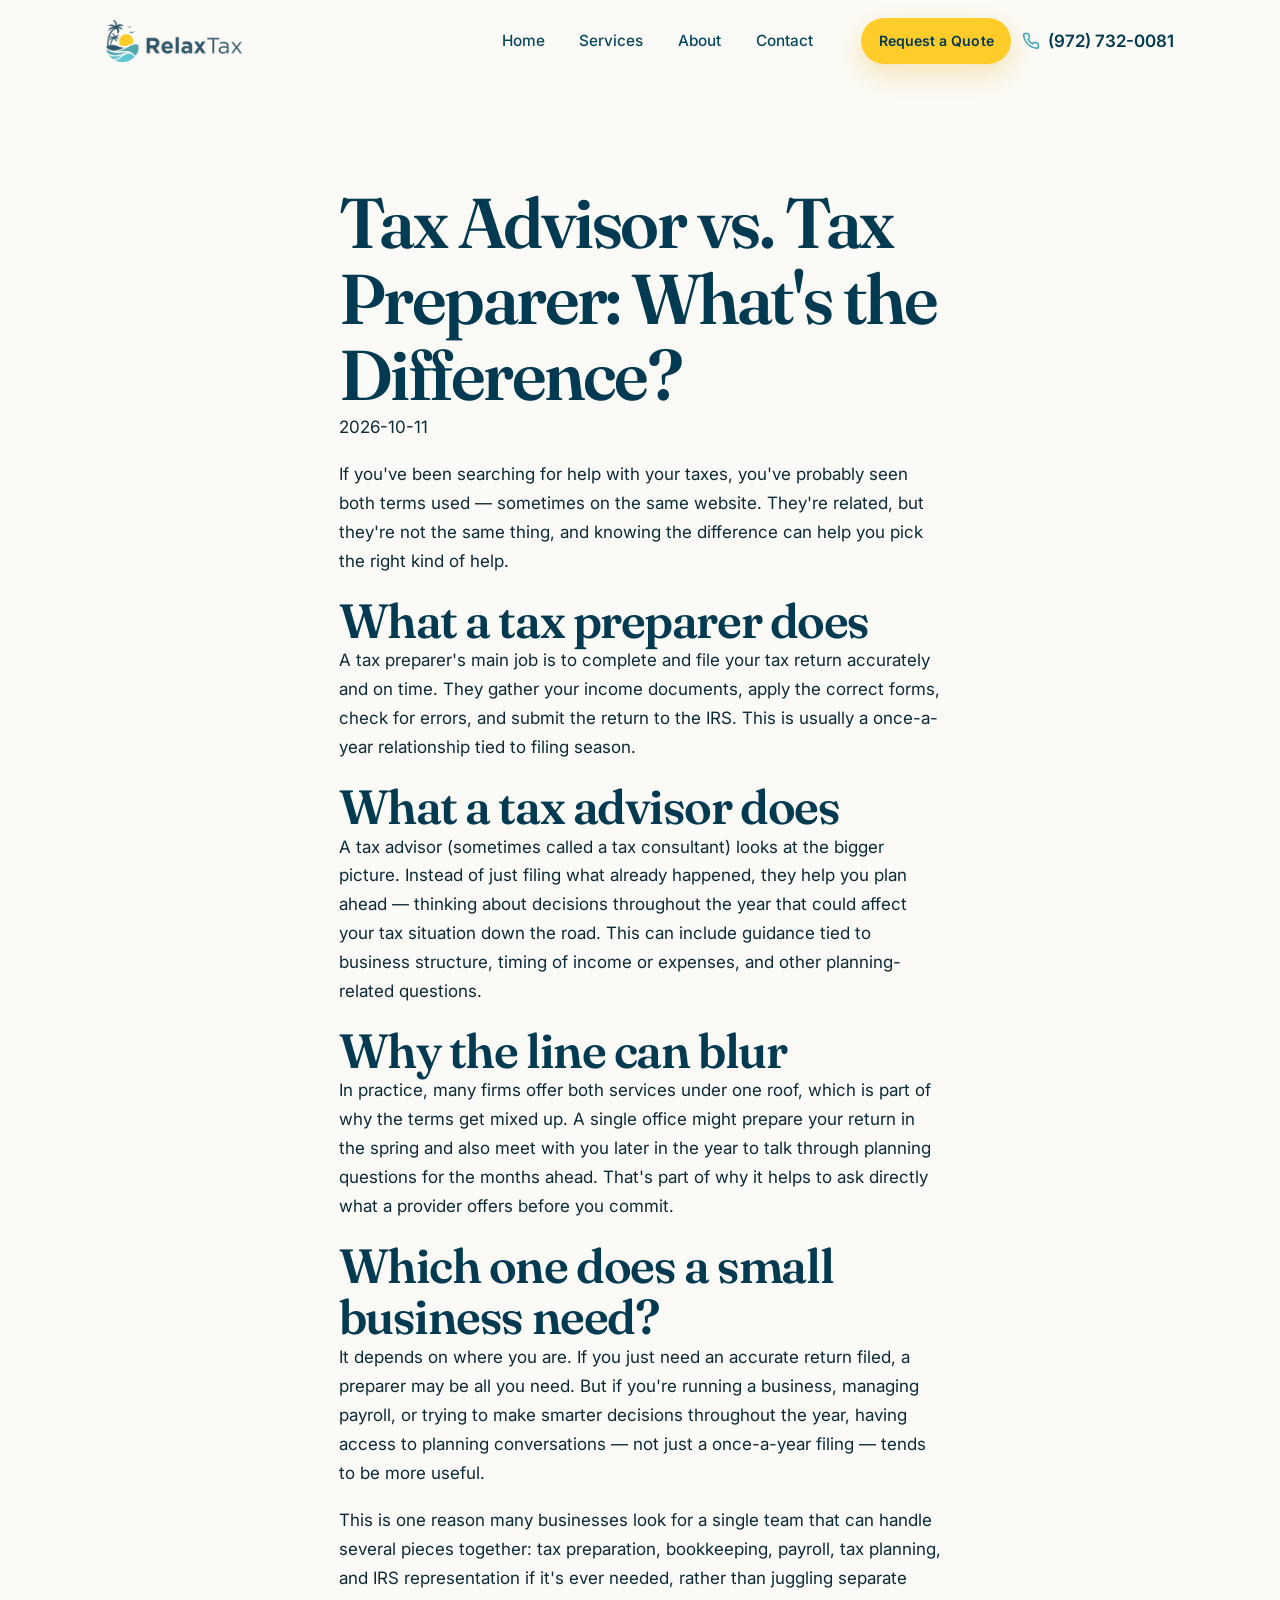
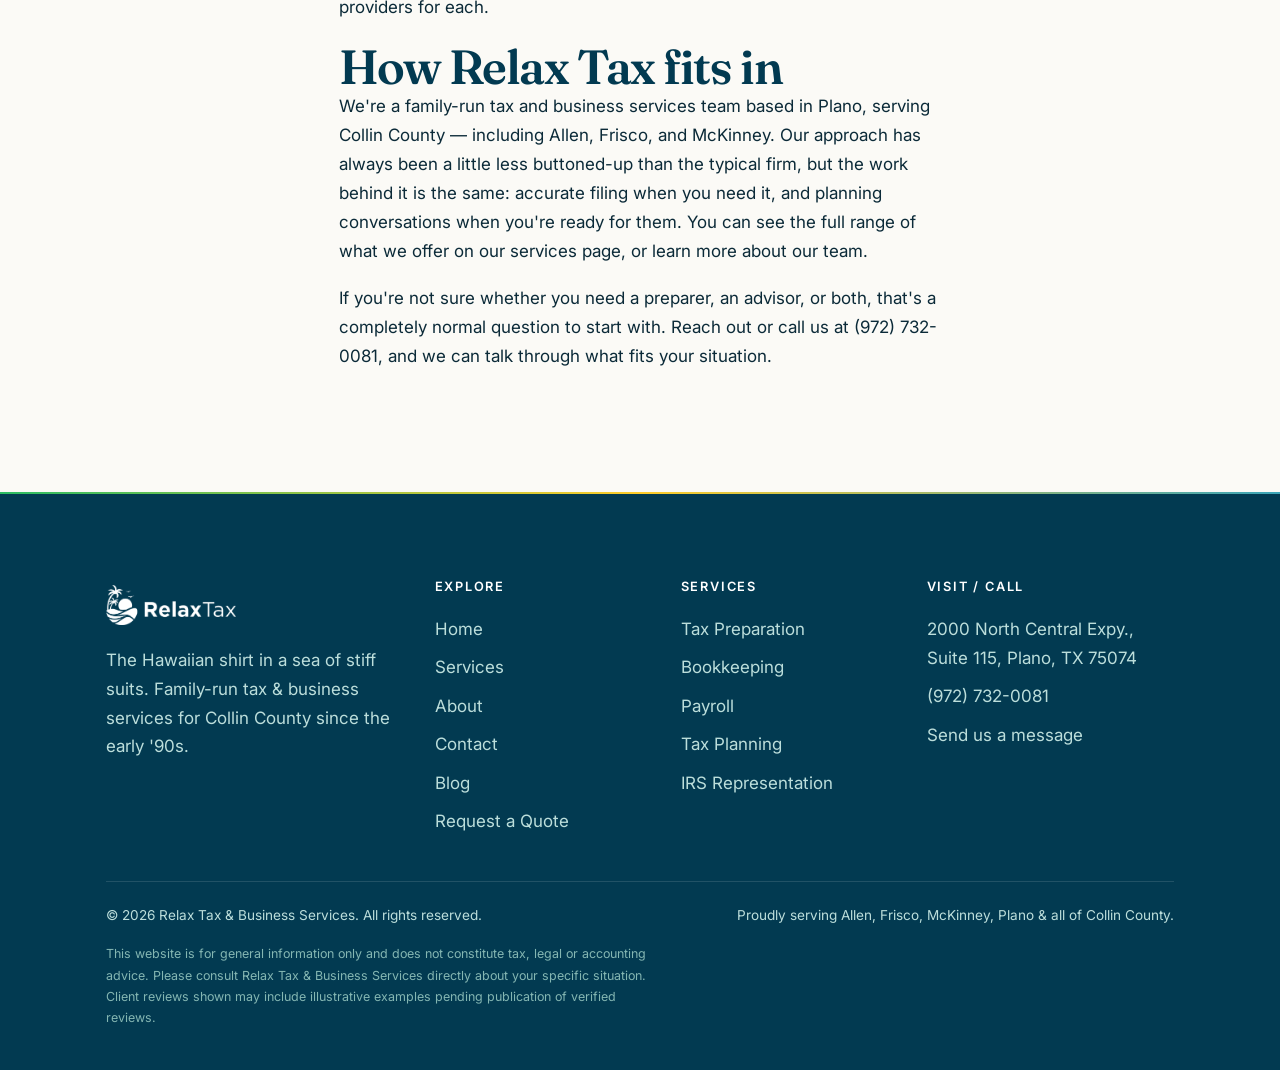
<file: blog/tax-advisor-vs-tax-preparer.html>
<!DOCTYPE html>
<html lang="en">
<head>
<meta charset="UTF-8">
<meta name="viewport" content="width=device-width, initial-scale=1">
<title>Tax Advisor vs. Tax Preparer in Plano, TX | Relax Tax</title>
<meta name="description" content="Family-owned tax preparation in Plano, TX: learn the real difference between a tax advisor and preparer, plus when Collin County businesses need IRS representation.">
<link rel="canonical" href="https://relaxtax.vercel.app/blog/tax-advisor-vs-tax-preparer.html">
<meta property="og:title" content="Tax Advisor vs. Tax Preparer in Plano, TX | Relax Tax">
<meta property="og:description" content="Family-owned tax preparation in Plano, TX: learn the real difference between a tax advisor and preparer, plus when Collin County businesses need IRS representation.">
<link rel="icon" href="data:image/svg+xml,%3Csvg xmlns='http://www.w3.org/2000/svg' viewBox='0 0 32 32'%3E%3Ccircle cx='16' cy='13' r='7' fill='%23ffcc29'/%3E%3Cpath d='M2 24c4-3 8-3 12 0s8 3 12 0 4-3 4-3v9H2z' fill='%23023a51'/%3E%3C/svg%3E">
<link rel="preconnect" href="https://fonts.googleapis.com">
<link rel="preconnect" href="https://fonts.gstatic.com" crossorigin>
<link rel="preconnect" href="https://agency-dashboard-omega-red.vercel.app">
<link href="https://fonts.googleapis.com/css2?family=Fraunces:opsz,wght@9..144,400;9..144,500;9..144,600;9..144,700&family=Inter:wght@400;500;600;700&display=swap" rel="stylesheet">
<script>try{if(sessionStorage.getItem('relaxtax_entered'))document.documentElement.className+=' entered';}catch(e){}</script>
<link rel="stylesheet" href="../css/style.css">
<script type="application/ld+json">{"@context":"https://schema.org","@type":"Article","headline":"Tax Advisor vs. Tax Preparer: What's the Difference?","datePublished":"2026-10-11","description":"Confused about tax advisor vs tax preparer? Learn what each role does and which one fits your needs in Plano, TX.","mainEntityOfPage":"https://relaxtax.vercel.app/blog/tax-advisor-vs-tax-preparer.html","author":{"@type":"Organization","name":"Relax Tax"},"publisher":{"@type":"Organization","name":"Relax Tax"}}</script>
</head>
<body>
<header class="site-header">
  <div class="wrap header-inner">
    <a class="brand" href="../index.html" aria-label="Relax Tax &amp; Business Services — home">
      <img src="../images/logo.png" alt="Relax Tax &amp; Business Services" decoding="async">
    </a>
    <nav class="nav" aria-label="Primary">
      <a class="navlink" href="../index.html">Home</a>
      <a class="navlink" href="../services.html">Services</a>
      <a class="navlink" href="../about.html">About</a>
      <a class="navlink" href="../contact.html">Contact</a>
    </nav>
    <div class="header-cta">
      <a class="btn btn--sun btn--sm" href="../quote.html" data-track="quote-cta">Request a Quote</a>
      <a class="header-phone" href="tel:+19727320081" data-track="call"><svg viewBox="0 0 24 24" fill="none" stroke="currentColor" stroke-width="2"><path d="M22 16.92v3a2 2 0 0 1-2.18 2 19.79 19.79 0 0 1-8.63-3.07 19.5 19.5 0 0 1-6-6 19.79 19.79 0 0 1-3.07-8.67A2 2 0 0 1 4.11 2h3a2 2 0 0 1 2 1.72c.13.96.36 1.9.7 2.81a2 2 0 0 1-.45 2.11L8.09 9.91a16 16 0 0 0 6 6l1.27-1.27a2 2 0 0 1 2.11-.45c.9.34 1.85.57 2.81.7A2 2 0 0 1 22 16.92Z"/></svg> (972) 732-0081</a>
    </div>
    <button class="nav-toggle" aria-label="Open menu" aria-controls="drawer">
      <svg viewBox="0 0 24 24" fill="none" stroke="currentColor" stroke-width="2"><path d="M3 6h18M3 12h18M3 18h18"/></svg>
    </button>
  </div>
</header>

<div class="drawer-backdrop" aria-hidden="true"></div>
<aside class="drawer" id="drawer" aria-label="Menu">
  <div class="drawer-head">
    <a class="brand" href="../index.html"><img src="../images/logo.png" alt="Relax Tax" style="height:34px" decoding="async"></a>
    <button class="drawer-close" aria-label="Close menu">
      <svg viewBox="0 0 24 24" fill="none" stroke="currentColor" stroke-width="2"><path d="M18 6 6 18M6 6l12 12"/></svg>
    </button>
  </div>
  <nav aria-label="Mobile">
    <a href="../index.html">Home</a>
    <a href="../services.html">Services</a>
    <a href="../about.html">About</a>
    <a href="../contact.html">Contact</a>
    <a data-track="request-quote" href="../quote.html">Request a Quote</a>
  </nav>
  <div class="drawer-foot">
    <a class="btn btn--sun" href="../quote.html" data-track="quote-cta">Request a Quote</a>
    <a class="header-phone" href="tel:+19727320081" data-track="call"><svg viewBox="0 0 24 24" fill="none" stroke="currentColor" stroke-width="2"><path d="M22 16.92v3a2 2 0 0 1-2.18 2 19.79 19.79 0 0 1-8.63-3.07 19.5 19.5 0 0 1-6-6 19.79 19.79 0 0 1-3.07-8.67A2 2 0 0 1 4.11 2h3a2 2 0 0 1 2 1.72c.13.96.36 1.9.7 2.81a2 2 0 0 1-.45 2.11L8.09 9.91a16 16 0 0 0 6 6l1.27-1.27a2 2 0 0 1 2.11-.45c.9.34 1.85.57 2.81.7A2 2 0 0 1 22 16.92Z"/></svg> (972) 732-0081</a>
  </div>
</aside>

<main>

<!-- BLOG-MAIN-START -->
 
<section class="section">
  <div class="wrap" style="max-width:65ch">
    <h1>Tax Advisor vs. Tax Preparer: What's the Difference?</h1>
<p><time datetime="2026-10-11">2026-10-11</time></p>
<p>If you've been searching for help with your taxes, you've probably seen both terms used — sometimes on the same website. They're related, but they're not the same thing, and knowing the difference can help you pick the right kind of help.</p>

<h2>What a tax preparer does</h2>
<p>A tax preparer's main job is to complete and file your tax return accurately and on time. They gather your income documents, apply the correct forms, check for errors, and submit the return to the IRS. This is usually a once-a-year relationship tied to filing season.</p>

<h2>What a tax advisor does</h2>
<p>A tax advisor (sometimes called a tax consultant) looks at the bigger picture. Instead of just filing what already happened, they help you plan ahead — thinking about decisions throughout the year that could affect your tax situation down the road. This can include guidance tied to business structure, timing of income or expenses, and other planning-related questions.</p>

<h2>Why the line can blur</h2>
<p>In practice, many firms offer both services under one roof, which is part of why the terms get mixed up. A single office might prepare your return in the spring and also meet with you later in the year to talk through planning questions for the months ahead. That's part of why it helps to ask directly what a provider offers before you commit.</p>

<h2>Which one does a small business need?</h2>
<p>It depends on where you are. If you just need an accurate return filed, a preparer may be all you need. But if you're running a business, managing payroll, or trying to make smarter decisions throughout the year, having access to planning conversations — not just a once-a-year filing — tends to be more useful.</p>
<p>This is one reason many businesses look for a single team that can handle several pieces together: tax preparation, bookkeeping, payroll, tax planning, and <a href="/services.html">IRS representation</a> if it's ever needed, rather than juggling separate providers for each.</p>

<h2>How Relax Tax fits in</h2>
<p>We're a family-run tax and business services team based in Plano, serving Collin County — including Allen, Frisco, and McKinney. Our approach has always been a little less buttoned-up than the typical firm, but the work behind it is the same: accurate filing when you need it, and planning conversations when you're ready for them. You can see the full range of what we offer on our <a href="/services.html">services page</a>, or learn more <a href="/about.html">about our team</a>.</p>

<p>If you're not sure whether you need a preparer, an advisor, or both, that's a completely normal question to start with. <a href="/contact.html">Reach out</a> or call us at (972) 732-0081, and we can talk through what fits your situation.</p>
  </div>
</section>

<!-- BLOG-MAIN-END -->

</main>

<footer class="site-footer">
  <div class="wrap">
    <div class="footer-grid">
      <div>
        <a class="brand" href="../index.html"><img src="../images/logo.png" alt="Relax Tax" style="height:40px; filter:brightness(0) invert(1)" loading="lazy" decoding="async"></a>
        <p style="margin-top:1rem; max-width:34ch; color:#bcdedb">The Hawaiian shirt in a sea of stiff suits. Family-run tax &amp; business services for Collin County since the early '90s.</p>
      </div>
      <div>
        <h4>Explore</h4>
        <a href="../index.html">Home</a>
        <a href="../services.html">Services</a>
        <a href="../about.html">About</a>
        <a href="../contact.html">Contact</a>
        <a href="index.html">Blog</a>
        <a data-track="request-quote" href="../quote.html">Request a Quote</a>
      </div>
      <div>
        <h4>Services</h4>
        <a href="../services.html">Tax Preparation</a>
        <a href="../services.html">Bookkeeping</a>
        <a href="../services.html">Payroll</a>
        <a href="../services.html">Tax Planning</a>
        <a href="../services.html">IRS Representation</a>
      </div>
      <div>
        <h4>Visit / Call</h4>
        <a href="https://www.google.com/maps?q=2000+North+Central+Expy+Suite+115+Plano+TX+75074" target="_blank" rel="noopener">2000 North Central Expy.,<br>Suite 115, Plano, TX 75074</a>
        <a href="tel:+19727320081" data-track="call">(972) 732-0081</a>
        <a data-track="contact-business" href="../quote.html">Send us a message</a>
      </div>
    </div>
    <div class="footer-note">
      <span>&copy; <span data-year>2026</span> Relax Tax &amp; Business Services. All rights reserved.</span>
      <span>Proudly serving Allen, Frisco, McKinney, Plano &amp; all of Collin County.</span>
    </div>
    <p class="footer-disclaimer">This website is for general information only and does not constitute tax, legal or accounting advice. Please consult Relax Tax &amp; Business Services directly about your specific situation. Client reviews shown may include illustrative examples pending publication of verified reviews.</p>
  </div>
</footer>

<a class="to-top" href="#top" aria-label="Back to top">
  <svg viewBox="0 0 24 24" fill="none" stroke="currentColor" stroke-width="2.4"><path d="m18 15-6-6-6 6"/></svg>
</a>

<script src="../js/main.js" defer></script>
<script defer src="https://agency-dashboard-omega-red.vercel.app/t.js" data-site="relax-tax"></script>
</body>
</html>
</file>
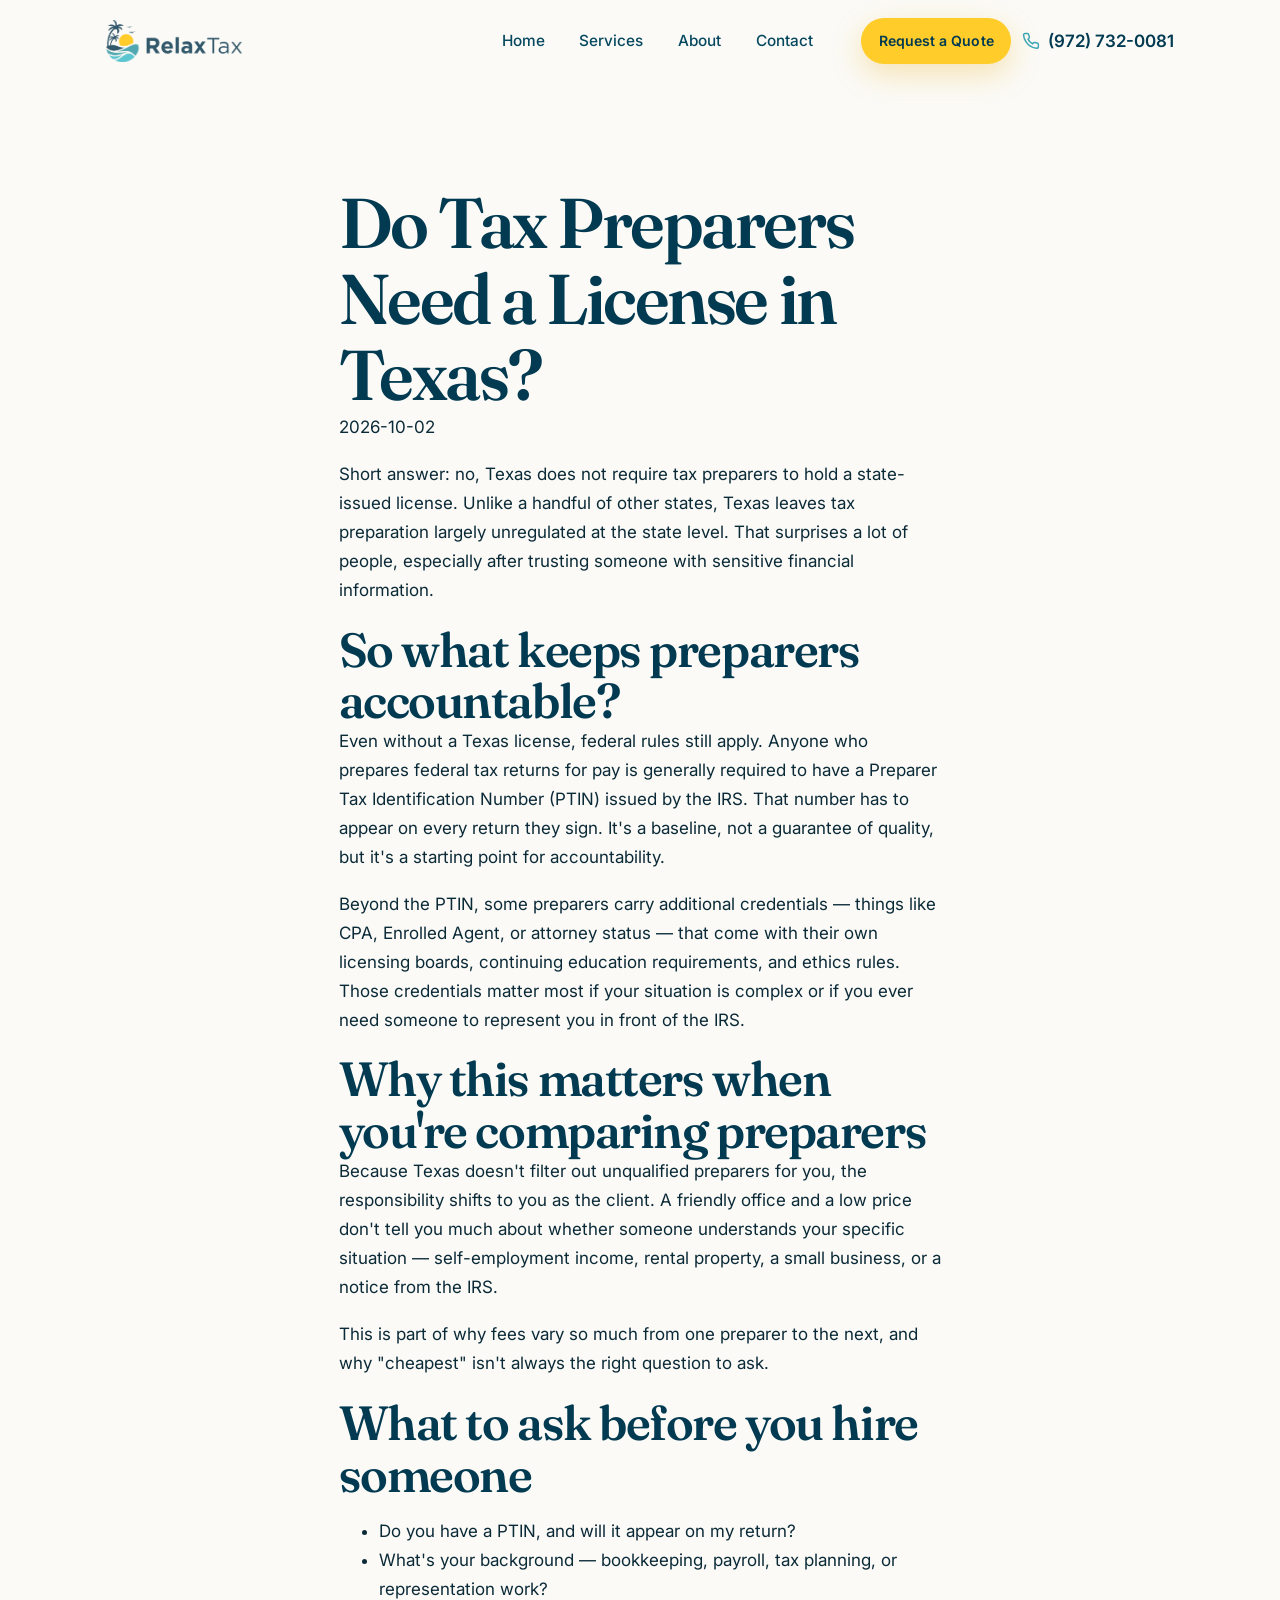
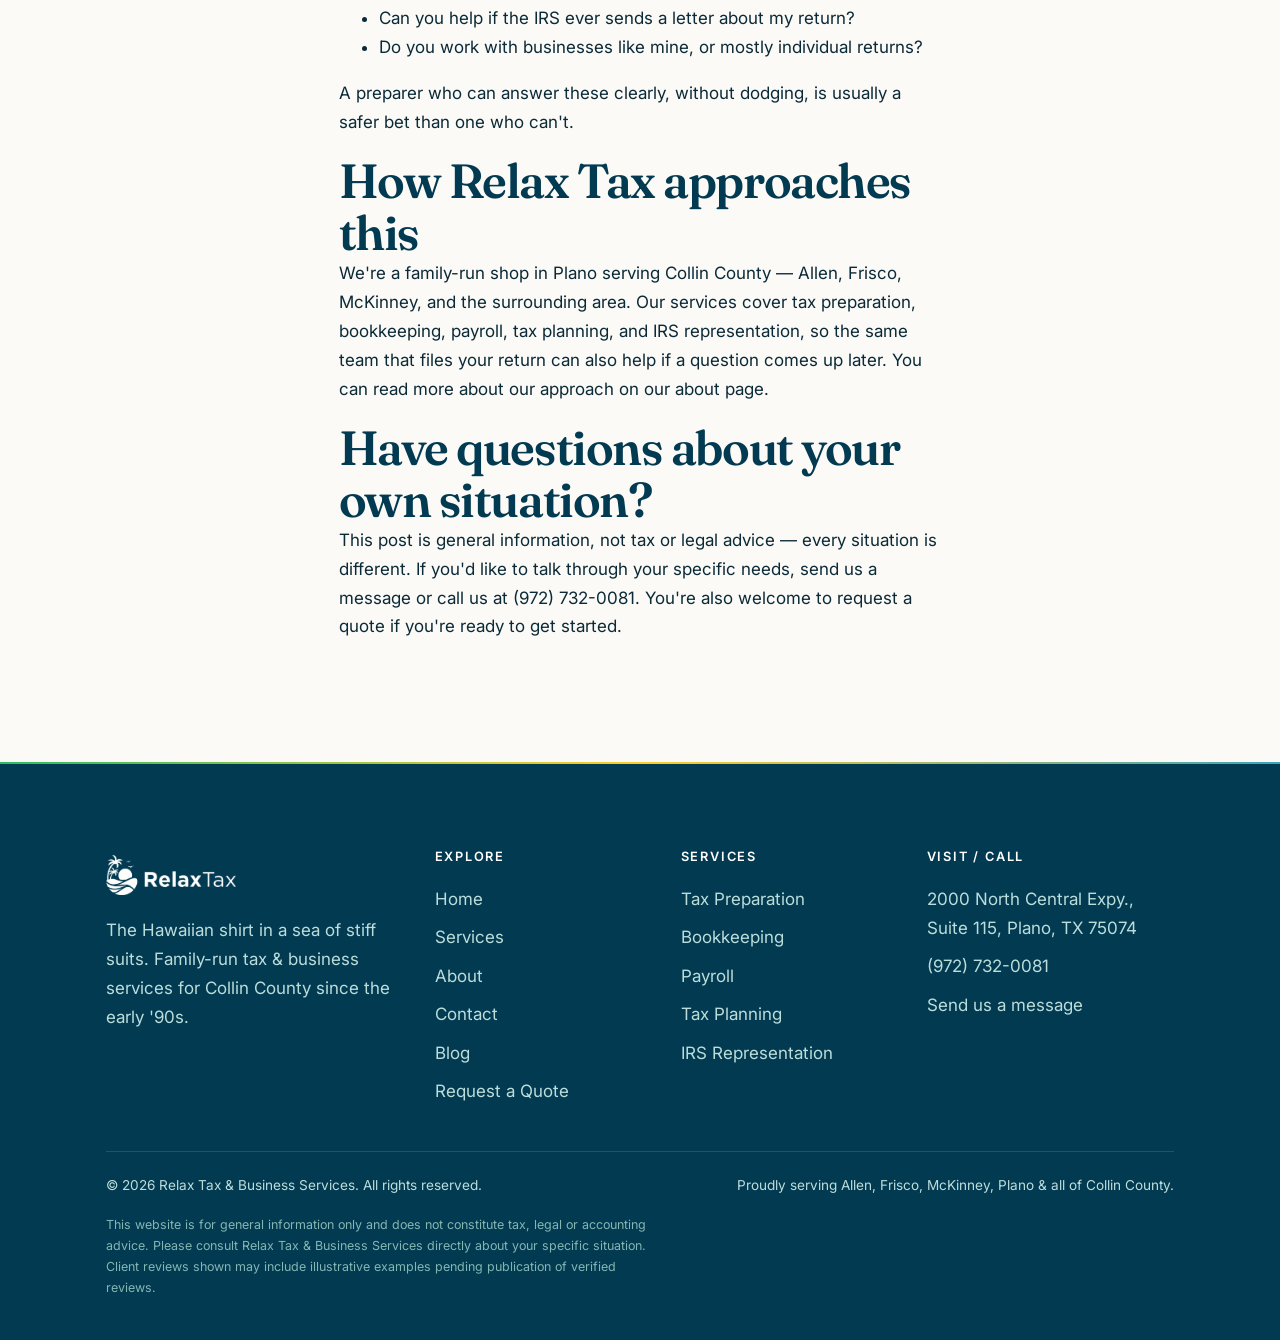
<file: blog/tax-preparer-license-texas.html>
<!DOCTYPE html>
<html lang="en">
<head>
<meta charset="UTF-8">
<meta name="viewport" content="width=device-width, initial-scale=1">
<title>Do Tax Preparers Need a License in Texas? | Relax Tax Plano</title>
<meta name="description" content="Texas doesn't license tax preparers—here's what to ask before hiring one. Family-owned enrolled agent firm serving Plano, TX and Collin County.">
<link rel="canonical" href="https://relaxtax.vercel.app/blog/tax-preparer-license-texas.html">
<meta property="og:title" content="Do Tax Preparers Need a License in Texas? | Relax Tax Plano">
<meta property="og:description" content="Texas doesn't license tax preparers—here's what to ask before hiring one. Family-owned enrolled agent firm serving Plano, TX and Collin County.">
<link rel="icon" href="data:image/svg+xml,%3Csvg xmlns='http://www.w3.org/2000/svg' viewBox='0 0 32 32'%3E%3Ccircle cx='16' cy='13' r='7' fill='%23ffcc29'/%3E%3Cpath d='M2 24c4-3 8-3 12 0s8 3 12 0 4-3 4-3v9H2z' fill='%23023a51'/%3E%3C/svg%3E">
<link rel="preconnect" href="https://fonts.googleapis.com">
<link rel="preconnect" href="https://fonts.gstatic.com" crossorigin>
<link href="https://fonts.googleapis.com/css2?family=Fraunces:opsz,wght@9..144,400;9..144,500;9..144,600;9..144,700&family=Inter:wght@400;500;600;700&display=swap" rel="stylesheet">
<link rel="preconnect" href="https://agency-dashboard-omega-red.vercel.app">
<script>try{if(sessionStorage.getItem('relaxtax_entered'))document.documentElement.className+=' entered';}catch(e){}</script>
<link rel="stylesheet" href="../css/style.css">
<script type="application/ld+json">{"@context":"https://schema.org","@type":"Article","headline":"Do Tax Preparers Need a License in Texas?","datePublished":"2026-10-02","description":"Texas doesn't license tax preparers the way some states do. Here's what actually protects you when choosing someone to file your return.","mainEntityOfPage":"https://relaxtax.vercel.app/blog/tax-preparer-license-texas.html","author":{"@type":"Organization","name":"Relax Tax"},"publisher":{"@type":"Organization","name":"Relax Tax"}}</script>
</head>
<body>
<header class="site-header">
  <div class="wrap header-inner">
    <a class="brand" href="../index.html" aria-label="Relax Tax &amp; Business Services — home">
      <img src="../images/logo.png" alt="Relax Tax &amp; Business Services" decoding="async">
    </a>
    <nav class="nav" aria-label="Primary">
      <a class="navlink" href="../index.html">Home</a>
      <a class="navlink" href="../services.html">Services</a>
      <a class="navlink" href="../about.html">About</a>
      <a class="navlink" href="../contact.html">Contact</a>
    </nav>
    <div class="header-cta">
      <a class="btn btn--sun btn--sm" href="../quote.html" data-track="quote-cta">Request a Quote</a>
      <a class="header-phone" href="tel:+19727320081" data-track="call"><svg viewBox="0 0 24 24" fill="none" stroke="currentColor" stroke-width="2"><path d="M22 16.92v3a2 2 0 0 1-2.18 2 19.79 19.79 0 0 1-8.63-3.07 19.5 19.5 0 0 1-6-6 19.79 19.79 0 0 1-3.07-8.67A2 2 0 0 1 4.11 2h3a2 2 0 0 1 2 1.72c.13.96.36 1.9.7 2.81a2 2 0 0 1-.45 2.11L8.09 9.91a16 16 0 0 0 6 6l1.27-1.27a2 2 0 0 1 2.11-.45c.9.34 1.85.57 2.81.7A2 2 0 0 1 22 16.92Z"/></svg> (972) 732-0081</a>
    </div>
    <button class="nav-toggle" aria-label="Open menu" aria-controls="drawer">
      <svg viewBox="0 0 24 24" fill="none" stroke="currentColor" stroke-width="2"><path d="M3 6h18M3 12h18M3 18h18"/></svg>
    </button>
  </div>
</header>

<div class="drawer-backdrop" aria-hidden="true"></div>
<aside class="drawer" id="drawer" aria-label="Menu">
  <div class="drawer-head">
    <a class="brand" href="../index.html"><img src="../images/logo.png" alt="Relax Tax" style="height:34px"></a>
    <button class="drawer-close" aria-label="Close menu">
      <svg viewBox="0 0 24 24" fill="none" stroke="currentColor" stroke-width="2"><path d="M18 6 6 18M6 6l12 12"/></svg>
    </button>
  </div>
  <nav aria-label="Mobile">
    <a href="../index.html">Home</a>
    <a href="../services.html">Services</a>
    <a href="../about.html">About</a>
    <a href="../contact.html">Contact</a>
    <a data-track="request-quote" href="../quote.html">Request a Quote</a>
  </nav>
  <div class="drawer-foot">
    <a class="btn btn--sun" href="../quote.html" data-track="quote-cta">Request a Quote</a>
    <a class="header-phone" href="tel:+19727320081" data-track="call"><svg viewBox="0 0 24 24" fill="none" stroke="currentColor" stroke-width="2"><path d="M22 16.92v3a2 2 0 0 1-2.18 2 19.79 19.79 0 0 1-8.63-3.07 19.5 19.5 0 0 1-6-6 19.79 19.79 0 0 1-3.07-8.67A2 2 0 0 1 4.11 2h3a2 2 0 0 1 2 1.72c.13.96.36 1.9.7 2.81a2 2 0 0 1-.45 2.11L8.09 9.91a16 16 0 0 0 6 6l1.27-1.27a2 2 0 0 1 2.11-.45c.9.34 1.85.57 2.81.7A2 2 0 0 1 22 16.92Z"/></svg> (972) 732-0081</a>
  </div>
</aside>

<main>

<!-- BLOG-MAIN-START -->
 
<section class="section">
  <div class="wrap" style="max-width:65ch">
    <h1>Do Tax Preparers Need a License in Texas?</h1>
<p><time datetime="2026-10-02">2026-10-02</time></p>
<p>Short answer: no, Texas does not require tax preparers to hold a state-issued license. Unlike a handful of other states, Texas leaves tax preparation largely unregulated at the state level. That surprises a lot of people, especially after trusting someone with sensitive financial information.</p>

<h2>So what keeps preparers accountable?</h2>
<p>Even without a Texas license, federal rules still apply. Anyone who prepares federal tax returns for pay is generally required to have a Preparer Tax Identification Number (PTIN) issued by the IRS. That number has to appear on every return they sign. It's a baseline, not a guarantee of quality, but it's a starting point for accountability.</p>
<p>Beyond the PTIN, some preparers carry additional credentials — things like CPA, Enrolled Agent, or attorney status — that come with their own licensing boards, continuing education requirements, and ethics rules. Those credentials matter most if your situation is complex or if you ever need someone to represent you in front of the IRS.</p>

<h2>Why this matters when you're comparing preparers</h2>
<p>Because Texas doesn't filter out unqualified preparers for you, the responsibility shifts to you as the client. A friendly office and a low price don't tell you much about whether someone understands your specific situation — self-employment income, rental property, a small business, or a notice from the IRS.</p>
<p>This is part of why fees vary so much from one preparer to the next, and why "cheapest" isn't always the right question to ask.</p>

<h2>What to ask before you hire someone</h2>
<ul>
<li>Do you have a PTIN, and will it appear on my return?</li>
<li>What's your background — bookkeeping, payroll, tax planning, or representation work?</li>
<li>Can you help if the IRS ever sends a letter about my return?</li>
<li>Do you work with businesses like mine, or mostly individual returns?</li>
</ul>
<p>A preparer who can answer these clearly, without dodging, is usually a safer bet than one who can't.</p>

<h2>How Relax Tax approaches this</h2>
<p>We're a family-run shop in Plano serving Collin County — Allen, Frisco, McKinney, and the surrounding area. Our <a href="/services.html">services</a> cover tax preparation, bookkeeping, payroll, tax planning, and IRS representation, so the same team that files your return can also help if a question comes up later. You can read more about our approach on our <a href="/about.html">about page</a>.</p>

<h2>Have questions about your own situation?</h2>
<p>This post is general information, not tax or legal advice — every situation is different. If you'd like to talk through your specific needs, <a href="/contact.html">send us a message</a> or call us at (972) 732-0081. You're also welcome to <a href="/quote.html">request a quote</a> if you're ready to get started.</p>
  </div>
</section>

<!-- BLOG-MAIN-END -->

</main>

<footer class="site-footer">
  <div class="wrap">
    <div class="footer-grid">
      <div>
        <a class="brand" href="../index.html"><img src="../images/logo.png" alt="Relax Tax" style="height:40px; filter:brightness(0) invert(1)" loading="lazy" decoding="async"></a>
        <p style="margin-top:1rem; max-width:34ch; color:#bcdedb">The Hawaiian shirt in a sea of stiff suits. Family-run tax &amp; business services for Collin County since the early '90s.</p>
      </div>
      <div>
        <h4>Explore</h4>
        <a href="../index.html">Home</a>
        <a href="../services.html">Services</a>
        <a href="../about.html">About</a>
        <a href="../contact.html">Contact</a>
        <a href="index.html">Blog</a>
        <a data-track="request-quote" href="../quote.html">Request a Quote</a>
      </div>
      <div>
        <h4>Services</h4>
        <a href="../services.html">Tax Preparation</a>
        <a href="../services.html">Bookkeeping</a>
        <a href="../services.html">Payroll</a>
        <a href="../services.html">Tax Planning</a>
        <a href="../services.html">IRS Representation</a>
      </div>
      <div>
        <h4>Visit / Call</h4>
        <a href="https://www.google.com/maps?q=2000+North+Central+Expy+Suite+115+Plano+TX+75074" target="_blank" rel="noopener">2000 North Central Expy.,<br>Suite 115, Plano, TX 75074</a>
        <a href="tel:+19727320081" data-track="call">(972) 732-0081</a>
        <a data-track="contact-business" href="../quote.html">Send us a message</a>
      </div>
    </div>
    <div class="footer-note">
      <span>&copy; <span data-year>2026</span> Relax Tax &amp; Business Services. All rights reserved.</span>
      <span>Proudly serving Allen, Frisco, McKinney, Plano &amp; all of Collin County.</span>
    </div>
    <p class="footer-disclaimer">This website is for general information only and does not constitute tax, legal or accounting advice. Please consult Relax Tax &amp; Business Services directly about your specific situation. Client reviews shown may include illustrative examples pending publication of verified reviews.</p>
  </div>
</footer>

<a class="to-top" href="#top" aria-label="Back to top">
  <svg viewBox="0 0 24 24" fill="none" stroke="currentColor" stroke-width="2.4"><path d="m18 15-6-6-6 6"/></svg>
</a>

<script src="../js/main.js" defer></script>
<script defer src="https://agency-dashboard-omega-red.vercel.app/t.js" data-site="relax-tax"></script>
</body>
</html>
</file>
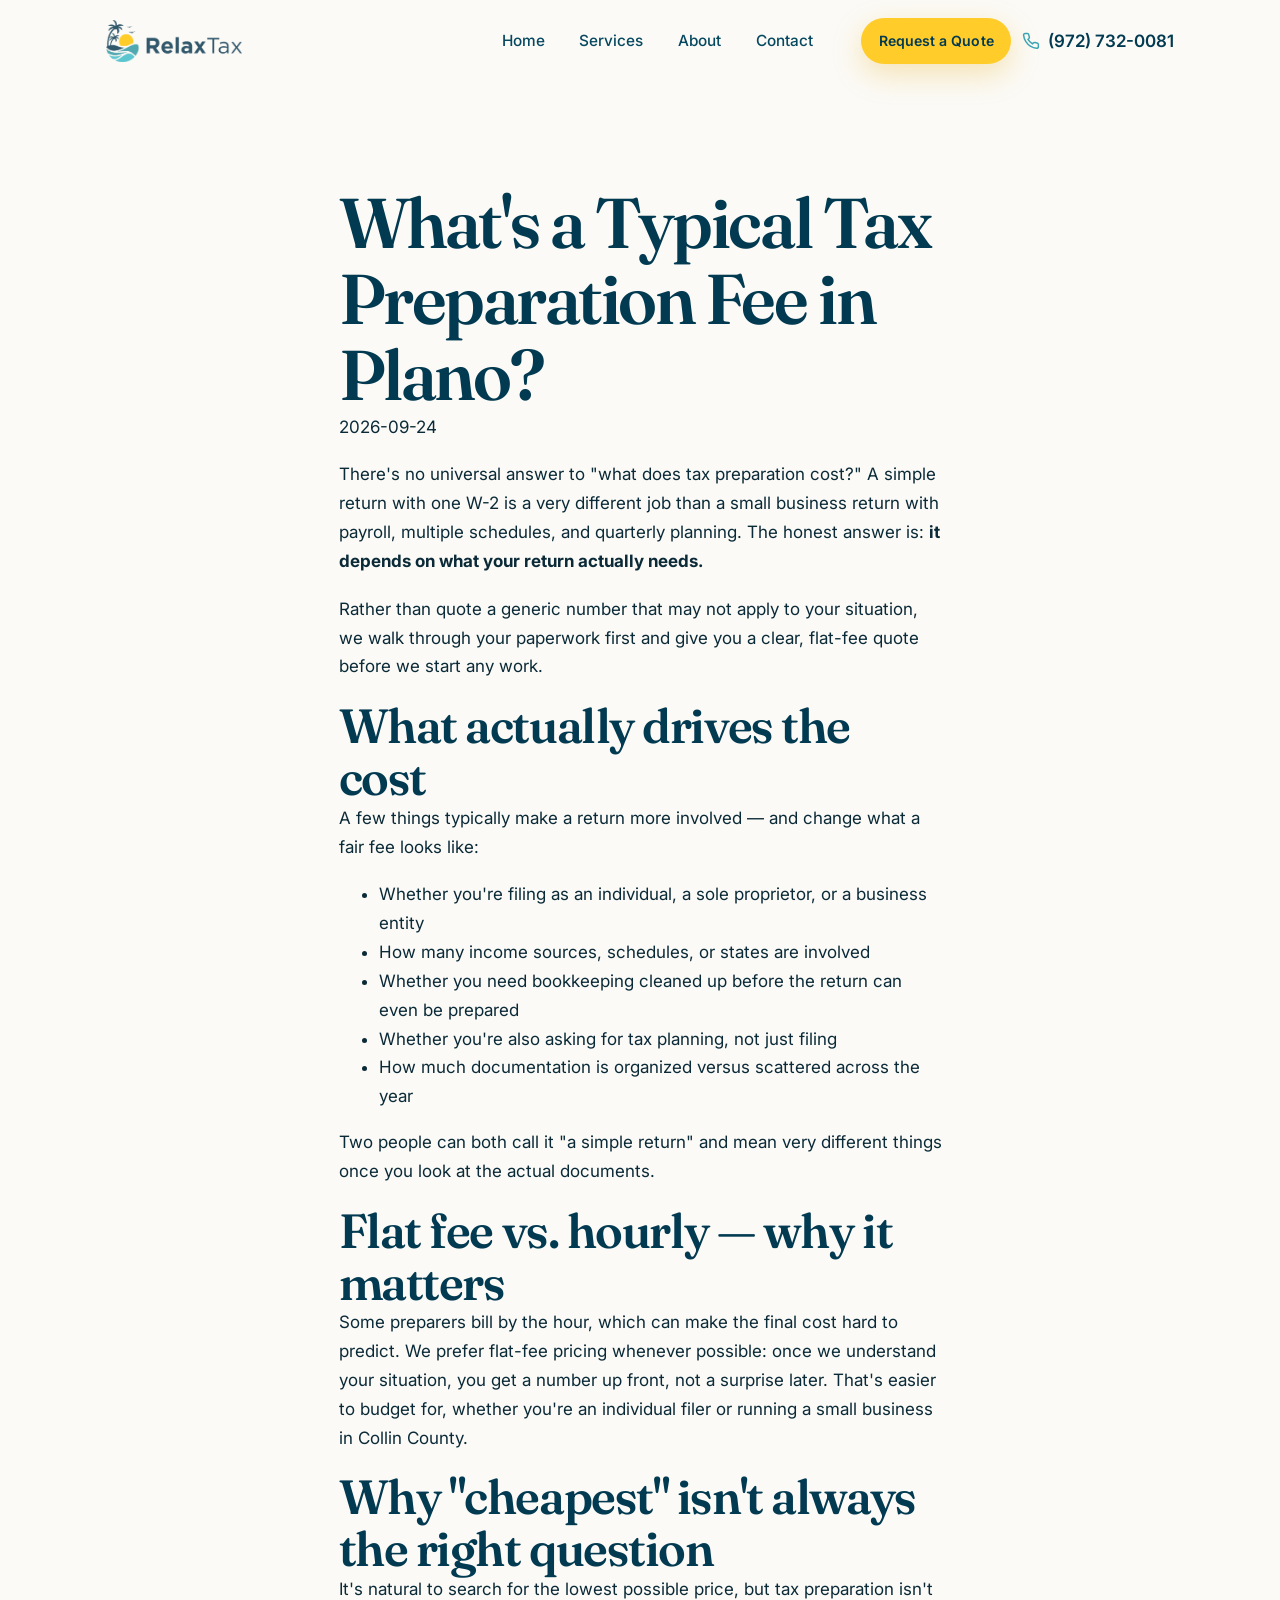
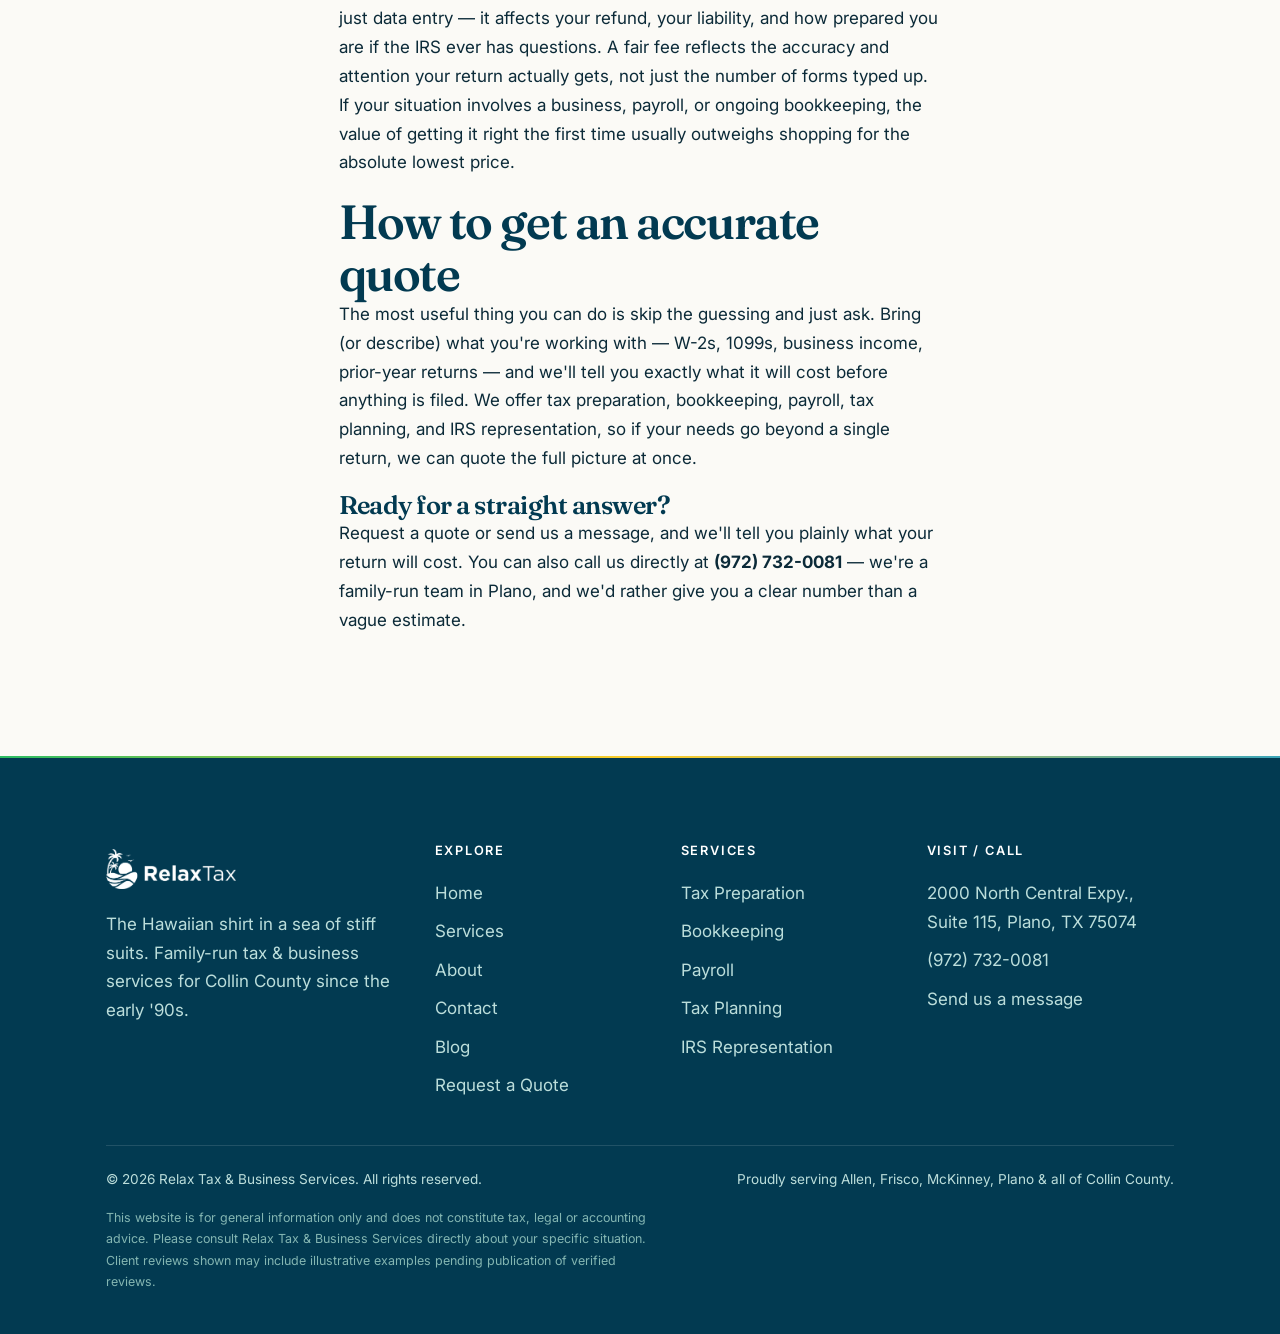
<file: blog/typical-tax-preparation-fee-plano.html>
<!DOCTYPE html>
<html lang="en">
<head>
<meta charset="UTF-8">
<meta name="viewport" content="width=device-width, initial-scale=1">
<title>Flat-Fee Tax Preparation Cost in Plano, TX | Relax Tax</title>
<meta name="description" content="Flat-fee tax preparation in Plano, TX from a family-owned firm. See what really drives cost and get a clear quote before any work begins.">
<link rel="canonical" href="https://relaxtax.vercel.app/blog/typical-tax-preparation-fee-plano.html">
<meta property="og:title" content="Flat-Fee Tax Preparation Cost in Plano, TX | Relax Tax">
<meta property="og:description" content="Flat-fee tax preparation in Plano, TX from a family-owned firm. See what really drives cost and get a clear quote before any work begins.">
<link rel="icon" href="data:image/svg+xml,%3Csvg xmlns='http://www.w3.org/2000/svg' viewBox='0 0 32 32'%3E%3Ccircle cx='16' cy='13' r='7' fill='%23ffcc29'/%3E%3Cpath d='M2 24c4-3 8-3 12 0s8 3 12 0 4-3 4-3v9H2z' fill='%23023a51'/%3E%3C/svg%3E">
<link rel="preconnect" href="https://fonts.googleapis.com">
<link rel="preconnect" href="https://fonts.gstatic.com" crossorigin>
<link rel="preconnect" href="https://agency-dashboard-omega-red.vercel.app">
<link href="https://fonts.googleapis.com/css2?family=Fraunces:opsz,wght@9..144,400;9..144,500;9..144,600;9..144,700&family=Inter:wght@400;500;600;700&display=swap" rel="stylesheet">
<script>try{if(sessionStorage.getItem('relaxtax_entered'))document.documentElement.className+=' entered';}catch(e){}</script>
<link rel="stylesheet" href="../css/style.css">
<script type="application/ld+json">{"@context":"https://schema.org","@type":"Article","headline":"What's a Typical Tax Preparation Fee in Plano?","datePublished":"2026-09-24","description":"Wondering what tax preparation should cost? Here's what actually drives the price and how flat-fee pricing works at Relax Tax in Plano, TX.","mainEntityOfPage":"https://relaxtax.vercel.app/blog/typical-tax-preparation-fee-plano.html","author":{"@type":"Organization","name":"Relax Tax"},"publisher":{"@type":"Organization","name":"Relax Tax"}}</script>
</head>
<body>
<header class="site-header">
  <div class="wrap header-inner">
    <a class="brand" href="../index.html" aria-label="Relax Tax &amp; Business Services — home">
      <img src="../images/logo.png" alt="Relax Tax &amp; Business Services" decoding="async" fetchpriority="high">
    </a>
    <nav class="nav" aria-label="Primary">
      <a class="navlink" href="../index.html">Home</a>
      <a class="navlink" href="../services.html">Services</a>
      <a class="navlink" href="../about.html">About</a>
      <a class="navlink" href="../contact.html">Contact</a>
    </nav>
    <div class="header-cta">
      <a class="btn btn--sun btn--sm" href="../quote.html" data-track="quote-cta">Request a Quote</a>
      <a class="header-phone" href="tel:+19727320081" data-track="call"><svg viewBox="0 0 24 24" fill="none" stroke="currentColor" stroke-width="2"><path d="M22 16.92v3a2 2 0 0 1-2.18 2 19.79 19.79 0 0 1-8.63-3.07 19.5 19.5 0 0 1-6-6 19.79 19.79 0 0 1-3.07-8.67A2 2 0 0 1 4.11 2h3a2 2 0 0 1 2 1.72c.13.96.36 1.9.7 2.81a2 2 0 0 1-.45 2.11L8.09 9.91a16 16 0 0 0 6 6l1.27-1.27a2 2 0 0 1 2.11-.45c.9.34 1.85.57 2.81.7A2 2 0 0 1 22 16.92Z"/></svg> (972) 732-0081</a>
    </div>
    <button class="nav-toggle" aria-label="Open menu" aria-controls="drawer">
      <svg viewBox="0 0 24 24" fill="none" stroke="currentColor" stroke-width="2"><path d="M3 6h18M3 12h18M3 18h18"/></svg>
    </button>
  </div>
</header>

<div class="drawer-backdrop" aria-hidden="true"></div>
<aside class="drawer" id="drawer" aria-label="Menu">
  <div class="drawer-head">
    <a class="brand" href="../index.html"><img src="../images/logo.png" alt="Relax Tax" style="height:34px" decoding="async"></a>
    <button class="drawer-close" aria-label="Close menu">
      <svg viewBox="0 0 24 24" fill="none" stroke="currentColor" stroke-width="2"><path d="M18 6 6 18M6 6l12 12"/></svg>
    </button>
  </div>
  <nav aria-label="Mobile">
    <a href="../index.html">Home</a>
    <a href="../services.html">Services</a>
    <a href="../about.html">About</a>
    <a href="../contact.html">Contact</a>
    <a data-track="request-quote" href="../quote.html">Request a Quote</a>
  </nav>
  <div class="drawer-foot">
    <a class="btn btn--sun" href="../quote.html" data-track="quote-cta">Request a Quote</a>
    <a class="header-phone" href="tel:+19727320081" data-track="call"><svg viewBox="0 0 24 24" fill="none" stroke="currentColor" stroke-width="2"><path d="M22 16.92v3a2 2 0 0 1-2.18 2 19.79 19.79 0 0 1-8.63-3.07 19.5 19.5 0 0 1-6-6 19.79 19.79 0 0 1-3.07-8.67A2 2 0 0 1 4.11 2h3a2 2 0 0 1 2 1.72c.13.96.36 1.9.7 2.81a2 2 0 0 1-.45 2.11L8.09 9.91a16 16 0 0 0 6 6l1.27-1.27a2 2 0 0 1 2.11-.45c.9.34 1.85.57 2.81.7A2 2 0 0 1 22 16.92Z"/></svg> (972) 732-0081</a>
  </div>
</aside>

<main>

<!-- BLOG-MAIN-START -->
 
<section class="section">
  <div class="wrap" style="max-width:65ch">
    <h1>What's a Typical Tax Preparation Fee in Plano?</h1>
<p><time datetime="2026-09-24">2026-09-24</time></p>
<p>There's no universal answer to "what does tax preparation cost?" A simple return with one W-2 is a very different job than a small business return with payroll, multiple schedules, and quarterly planning. The honest answer is: <strong>it depends on what your return actually needs.</strong></p>

<p>Rather than quote a generic number that may not apply to your situation, we walk through your paperwork first and give you a clear, flat-fee quote before we start any work.</p>

<h2>What actually drives the cost</h2>
<p>A few things typically make a return more involved — and change what a fair fee looks like:</p>
<ul>
  <li>Whether you're filing as an individual, a sole proprietor, or a business entity</li>
  <li>How many income sources, schedules, or states are involved</li>
  <li>Whether you need bookkeeping cleaned up before the return can even be prepared</li>
  <li>Whether you're also asking for tax planning, not just filing</li>
  <li>How much documentation is organized versus scattered across the year</li>
</ul>
<p>Two people can both call it "a simple return" and mean very different things once you look at the actual documents.</p>

<h2>Flat fee vs. hourly — why it matters</h2>
<p>Some preparers bill by the hour, which can make the final cost hard to predict. We prefer flat-fee pricing whenever possible: once we understand your situation, you get a number up front, not a surprise later. That's easier to budget for, whether you're an individual filer or running a small business in Collin County.</p>

<h2>Why "cheapest" isn't always the right question</h2>
<p>It's natural to search for the lowest possible price, but tax preparation isn't just data entry — it affects your refund, your liability, and how prepared you are if the IRS ever has questions. A fair fee reflects the accuracy and attention your return actually gets, not just the number of forms typed up. If your situation involves a business, payroll, or ongoing bookkeeping, the value of getting it right the first time usually outweighs shopping for the absolute lowest price.</p>

<h2>How to get an accurate quote</h2>
<p>The most useful thing you can do is skip the guessing and just ask. Bring (or describe) what you're working with — W-2s, 1099s, business income, prior-year returns — and we'll tell you exactly what it will cost before anything is filed. We offer <a href="/services.html">tax preparation, bookkeeping, payroll, tax planning, and IRS representation</a>, so if your needs go beyond a single return, we can quote the full picture at once.</p>

<h3>Ready for a straight answer?</h3>
<p><a href="/quote.html">Request a quote</a> or <a href="/contact.html">send us a message</a>, and we'll tell you plainly what your return will cost. You can also call us directly at <strong>(972) 732-0081</strong> — we're a family-run team in Plano, and we'd rather give you a clear number than a vague estimate.</p>
  </div>
</section>

<!-- BLOG-MAIN-END -->

</main>

<footer class="site-footer">
  <div class="wrap">
    <div class="footer-grid">
      <div>
        <a class="brand" href="../index.html"><img src="../images/logo.png" alt="Relax Tax" style="height:40px; filter:brightness(0) invert(1)" loading="lazy" decoding="async"></a>
        <p style="margin-top:1rem; max-width:34ch; color:#bcdedb">The Hawaiian shirt in a sea of stiff suits. Family-run tax &amp; business services for Collin County since the early '90s.</p>
      </div>
      <div>
        <h4>Explore</h4>
        <a href="../index.html">Home</a>
        <a href="../services.html">Services</a>
        <a href="../about.html">About</a>
        <a href="../contact.html">Contact</a>
        <a href="index.html">Blog</a>
        <a data-track="request-quote" href="../quote.html">Request a Quote</a>
      </div>
      <div>
        <h4>Services</h4>
        <a href="../services.html">Tax Preparation</a>
        <a href="../services.html">Bookkeeping</a>
        <a href="../services.html">Payroll</a>
        <a href="../services.html">Tax Planning</a>
        <a href="../services.html">IRS Representation</a>
      </div>
      <div>
        <h4>Visit / Call</h4>
        <a href="https://www.google.com/maps?q=2000+North+Central+Expy+Suite+115+Plano+TX+75074" target="_blank" rel="noopener">2000 North Central Expy.,<br>Suite 115, Plano, TX 75074</a>
        <a href="tel:+19727320081" data-track="call">(972) 732-0081</a>
        <a data-track="contact-business" href="../quote.html">Send us a message</a>
      </div>
    </div>
    <div class="footer-note">
      <span>&copy; <span data-year>2026</span> Relax Tax &amp; Business Services. All rights reserved.</span>
      <span>Proudly serving Allen, Frisco, McKinney, Plano &amp; all of Collin County.</span>
    </div>
    <p class="footer-disclaimer">This website is for general information only and does not constitute tax, legal or accounting advice. Please consult Relax Tax &amp; Business Services directly about your specific situation. Client reviews shown may include illustrative examples pending publication of verified reviews.</p>
  </div>
</footer>

<a class="to-top" href="#top" aria-label="Back to top">
  <svg viewBox="0 0 24 24" fill="none" stroke="currentColor" stroke-width="2.4"><path d="m18 15-6-6-6 6"/></svg>
</a>

<script src="../js/main.js" defer></script>
<script defer src="https://agency-dashboard-omega-red.vercel.app/t.js" data-site="relax-tax"></script>
</body>
</html>
</file>
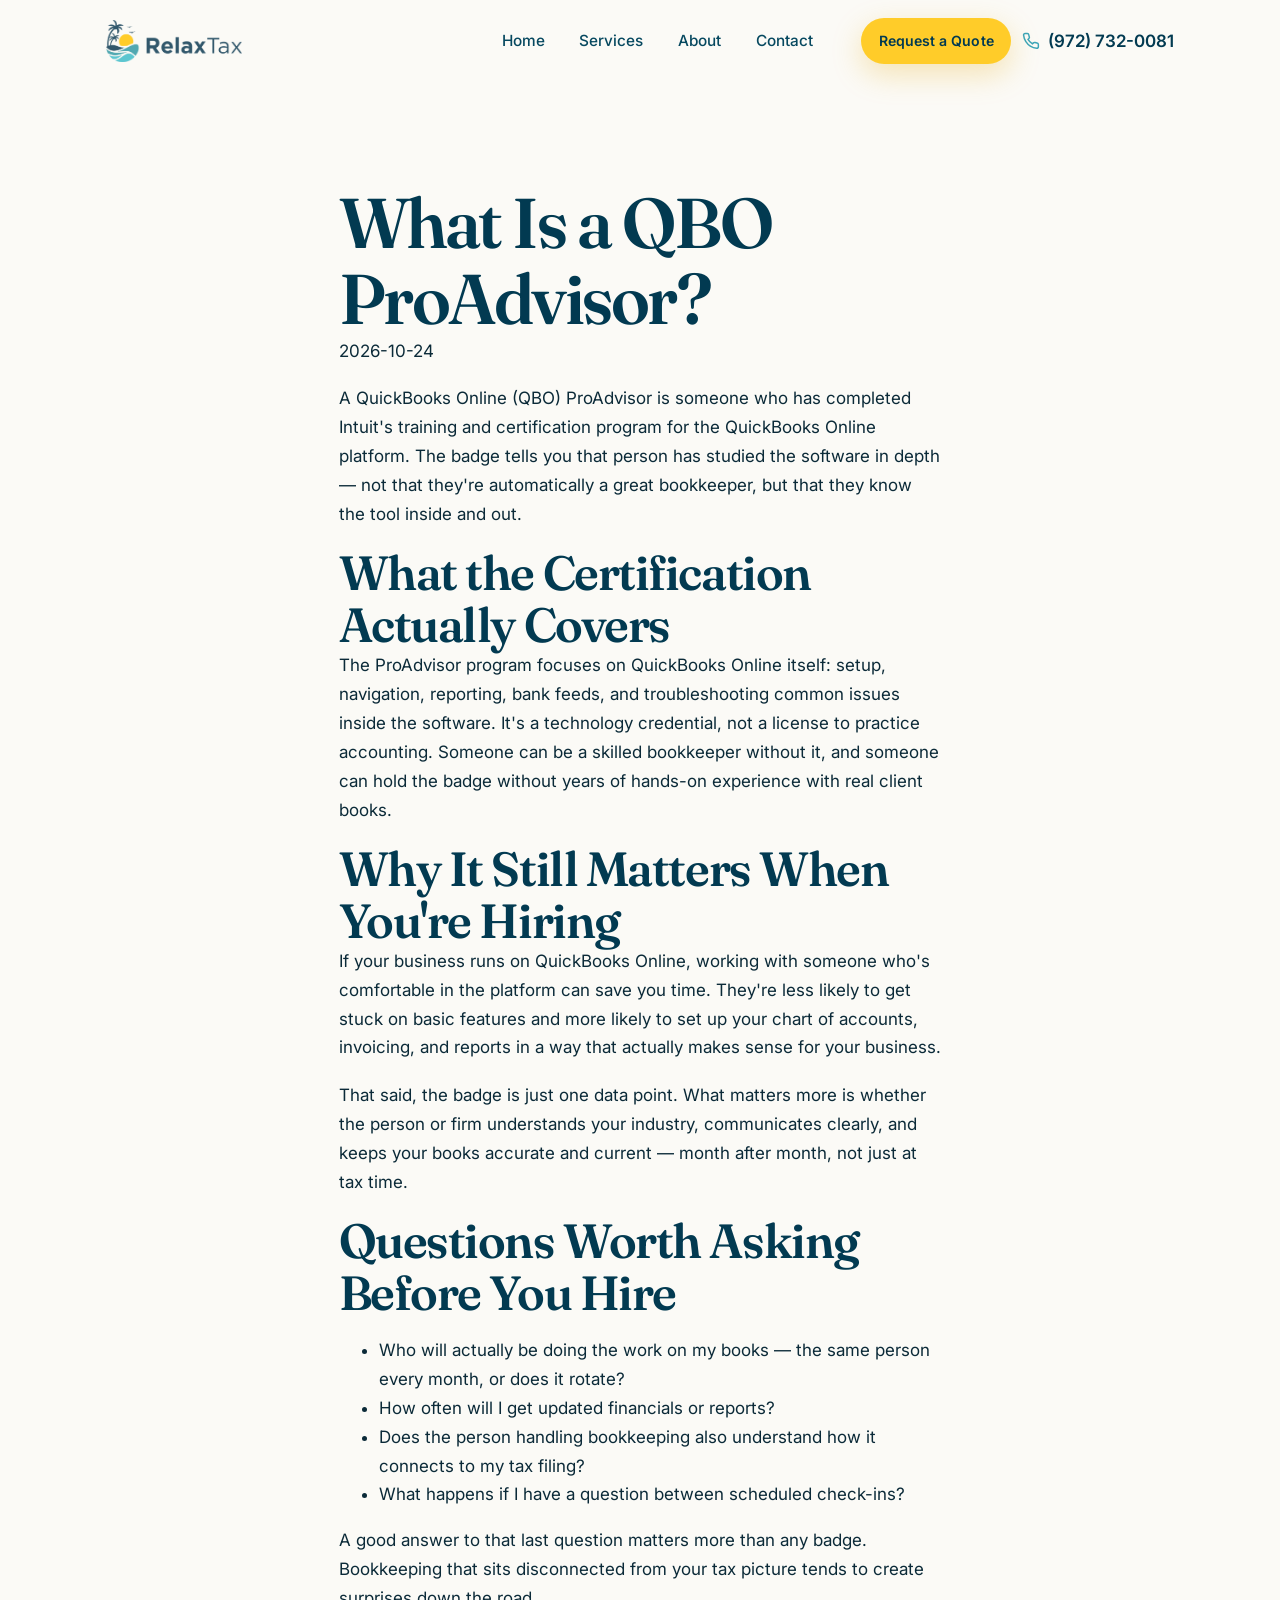
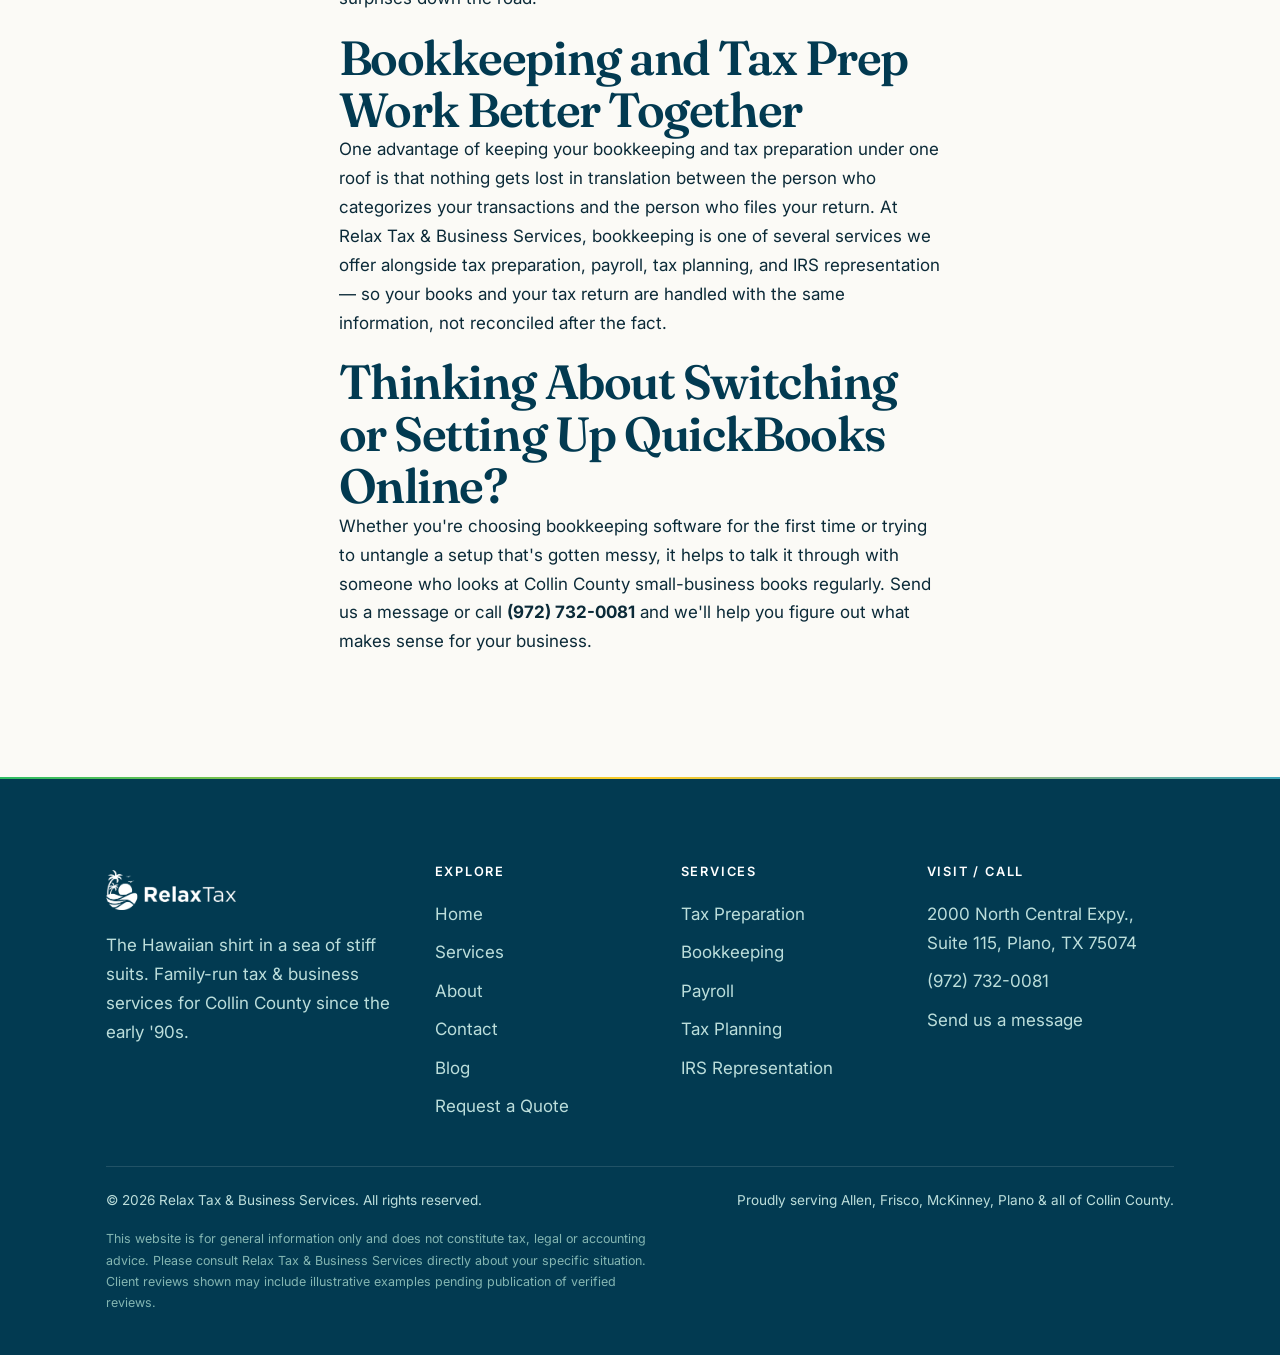
<file: blog/what-is-a-qbo-proadvisor.html>
<!DOCTYPE html>
<html lang="en">
<head>
<meta charset="UTF-8">
<meta name="viewport" content="width=device-width, initial-scale=1">
<title>What Is a QBO ProAdvisor? | Relax Tax, Plano TX</title>
<meta name="description" content="What does QuickBooks ProAdvisor actually mean? A Plano enrolled agent firm explains the badge, plus what to ask before hiring bookkeeping help.">
<link rel="canonical" href="https://relaxtax.vercel.app/blog/what-is-a-qbo-proadvisor.html">
<meta property="og:title" content="What Is a QBO ProAdvisor? | Relax Tax, Plano TX">
<meta property="og:description" content="What does QuickBooks ProAdvisor actually mean? A Plano enrolled agent firm explains the badge, plus what to ask before hiring bookkeeping help.">
<link rel="icon" href="data:image/svg+xml,%3Csvg xmlns='http://www.w3.org/2000/svg' viewBox='0 0 32 32'%3E%3Ccircle cx='16' cy='13' r='7' fill='%23ffcc29'/%3E%3Cpath d='M2 24c4-3 8-3 12 0s8 3 12 0 4-3 4-3v9H2z' fill='%23023a51'/%3E%3C/svg%3E">
<link rel="preconnect" href="https://fonts.googleapis.com">
<link rel="preconnect" href="https://fonts.gstatic.com" crossorigin>
<link rel="preconnect" href="https://agency-dashboard-omega-red.vercel.app">
<link rel="preload" as="style" href="https://fonts.googleapis.com/css2?family=Fraunces:opsz,wght@9..144,400;9..144,500;9..144,600;9..144,700&family=Inter:wght@400;500;600;700&display=swap" onload="this.onload=null;this.rel='stylesheet'">
<noscript><link href="https://fonts.googleapis.com/css2?family=Fraunces:opsz,wght@9..144,400;9..144,500;9..144,600;9..144,700&family=Inter:wght@400;500;600;700&display=swap" rel="stylesheet"></noscript>
<script>try{if(sessionStorage.getItem('relaxtax_entered'))document.documentElement.className+=' entered';}catch(e){}</script>
<link rel="stylesheet" href="../css/style.css">
<script type="application/ld+json">{"@context":"https://schema.org","@type":"Article","headline":"What Is a QBO ProAdvisor?","datePublished":"2026-10-24","description":"Wondering what a QuickBooks Online ProAdvisor is and why it matters? Here's a plain-English breakdown before you hire bookkeeping help.","mainEntityOfPage":"https://relaxtax.vercel.app/blog/what-is-a-qbo-proadvisor.html","author":{"@type":"Organization","name":"Relax Tax"},"publisher":{"@type":"Organization","name":"Relax Tax"}}</script>
</head>
<body>
<header class="site-header">
  <div class="wrap header-inner">
    <a class="brand" href="../index.html" aria-label="Relax Tax &amp; Business Services — home">
      <img src="../images/logo.png" alt="Relax Tax & Business Services logo - family-owned tax preparation firm in Plano, TX" decoding="async">
    </a>
    <nav class="nav" aria-label="Primary">
      <a class="navlink" href="../index.html">Home</a>
      <a class="navlink" href="../services.html">Services</a>
      <a class="navlink" href="../about.html">About</a>
      <a class="navlink" href="../contact.html">Contact</a>
    </nav>
    <div class="header-cta">
      <a class="btn btn--sun btn--sm" href="../quote.html" data-track="quote-cta">Request a Quote</a>
      <a class="header-phone" href="tel:+19727320081" data-track="call"><svg viewBox="0 0 24 24" fill="none" stroke="currentColor" stroke-width="2"><path d="M22 16.92v3a2 2 0 0 1-2.18 2 19.79 19.79 0 0 1-8.63-3.07 19.5 19.5 0 0 1-6-6 19.79 19.79 0 0 1-3.07-8.67A2 2 0 0 1 4.11 2h3a2 2 0 0 1 2 1.72c.13.96.36 1.9.7 2.81a2 2 0 0 1-.45 2.11L8.09 9.91a16 16 0 0 0 6 6l1.27-1.27a2 2 0 0 1 2.11-.45c.9.34 1.85.57 2.81.7A2 2 0 0 1 22 16.92Z"/></svg> (972) 732-0081</a>
    </div>
    <button class="nav-toggle" aria-label="Open menu" aria-controls="drawer">
      <svg viewBox="0 0 24 24" fill="none" stroke="currentColor" stroke-width="2"><path d="M3 6h18M3 12h18M3 18h18"/></svg>
    </button>
  </div>
</header>

<div class="drawer-backdrop" aria-hidden="true"></div>
<aside class="drawer" id="drawer" aria-label="Menu">
  <div class="drawer-head">
    <a class="brand" href="../index.html"><img src="../images/logo.png" alt="Relax Tax & Business Services logo" style="height:34px" decoding="async"></a>
    <button class="drawer-close" aria-label="Close menu">
      <svg viewBox="0 0 24 24" fill="none" stroke="currentColor" stroke-width="2"><path d="M18 6 6 18M6 6l12 12"/></svg>
    </button>
  </div>
  <nav aria-label="Mobile">
    <a href="../index.html">Home</a>
    <a href="../services.html">Services</a>
    <a href="../about.html">About</a>
    <a href="../contact.html">Contact</a>
    <a data-track="request-quote" href="../quote.html">Request a Quote</a>
  </nav>
  <div class="drawer-foot">
    <a class="btn btn--sun" href="../quote.html" data-track="quote-cta">Request a Quote</a>
    <a class="header-phone" href="tel:+19727320081" data-track="call"><svg viewBox="0 0 24 24" fill="none" stroke="currentColor" stroke-width="2"><path d="M22 16.92v3a2 2 0 0 1-2.18 2 19.79 19.79 0 0 1-8.63-3.07 19.5 19.5 0 0 1-6-6 19.79 19.79 0 0 1-3.07-8.67A2 2 0 0 1 4.11 2h3a2 2 0 0 1 2 1.72c.13.96.36 1.9.7 2.81a2 2 0 0 1-.45 2.11L8.09 9.91a16 16 0 0 0 6 6l1.27-1.27a2 2 0 0 1 2.11-.45c.9.34 1.85.57 2.81.7A2 2 0 0 1 22 16.92Z"/></svg> (972) 732-0081</a>
  </div>
</aside>

<main>

<!-- BLOG-MAIN-START -->
 
<section class="section">
  <div class="wrap" style="max-width:65ch">
    <h1>What Is a QBO ProAdvisor?</h1>
<p><time datetime="2026-10-24">2026-10-24</time></p>
<p>A QuickBooks Online (QBO) ProAdvisor is someone who has completed Intuit's training and certification program for the QuickBooks Online platform. The badge tells you that person has studied the software in depth — not that they're automatically a great bookkeeper, but that they know the tool inside and out.</p>

<h2>What the Certification Actually Covers</h2>
<p>The ProAdvisor program focuses on QuickBooks Online itself: setup, navigation, reporting, bank feeds, and troubleshooting common issues inside the software. It's a technology credential, not a license to practice accounting. Someone can be a skilled bookkeeper without it, and someone can hold the badge without years of hands-on experience with real client books.</p>

<h2>Why It Still Matters When You're Hiring</h2>
<p>If your business runs on QuickBooks Online, working with someone who's comfortable in the platform can save you time. They're less likely to get stuck on basic features and more likely to set up your chart of accounts, invoicing, and reports in a way that actually makes sense for your business.</p>
<p>That said, the badge is just one data point. What matters more is whether the person or firm understands your industry, communicates clearly, and keeps your books accurate and current — month after month, not just at tax time.</p>

<h2>Questions Worth Asking Before You Hire</h2>
<ul>
<li>Who will actually be doing the work on my books — the same person every month, or does it rotate?</li>
<li>How often will I get updated financials or reports?</li>
<li>Does the person handling bookkeeping also understand how it connects to my tax filing?</li>
<li>What happens if I have a question between scheduled check-ins?</li>
</ul>
<p>A good answer to that last question matters more than any badge. Bookkeeping that sits disconnected from your tax picture tends to create surprises down the road.</p>

<h2>Bookkeeping and Tax Prep Work Better Together</h2>
<p>One advantage of keeping your bookkeeping and tax preparation under one roof is that nothing gets lost in translation between the person who categorizes your transactions and the person who files your return. At Relax Tax &amp; Business Services, <a href="/services.html">bookkeeping</a> is one of several services we offer alongside <a href="/services.html">tax preparation, payroll, tax planning, and IRS representation</a> — so your books and your tax return are handled with the same information, not reconciled after the fact.</p>

<h2>Thinking About Switching or Setting Up QuickBooks Online?</h2>
<p>Whether you're choosing bookkeeping software for the first time or trying to untangle a setup that's gotten messy, it helps to talk it through with someone who looks at Collin County small-business books regularly. <a href="/contact.html">Send us a message</a> or call <strong>(972) 732-0081</strong> and we'll help you figure out what makes sense for your business.</p>
  </div>
</section>

<!-- BLOG-MAIN-END -->

</main>

<footer class="site-footer">
  <div class="wrap">
    <div class="footer-grid">
      <div>
        <a class="brand" href="../index.html"><img src="../images/logo.png" alt="Relax Tax & Business Services logo" style="height:40px; filter:brightness(0) invert(1)" loading="lazy" decoding="async"></a>
        <p style="margin-top:1rem; max-width:34ch; color:#bcdedb">The Hawaiian shirt in a sea of stiff suits. Family-run tax &amp; business services for Collin County since the early '90s.</p>
      </div>
      <div>
        <h4>Explore</h4>
        <a href="../index.html">Home</a>
        <a href="../services.html">Services</a>
        <a href="../about.html">About</a>
        <a href="../contact.html">Contact</a>
        <a href="index.html">Blog</a>
        <a data-track="request-quote" href="../quote.html">Request a Quote</a>
      </div>
      <div>
        <h4>Services</h4>
        <a href="../services.html">Tax Preparation</a>
        <a href="../services.html">Bookkeeping</a>
        <a href="../services.html">Payroll</a>
        <a href="../services.html">Tax Planning</a>
        <a href="../services.html">IRS Representation</a>
      </div>
      <div>
        <h4>Visit / Call</h4>
        <a href="https://www.google.com/maps?q=2000+North+Central+Expy+Suite+115+Plano+TX+75074" target="_blank" rel="noopener">2000 North Central Expy.,<br>Suite 115, Plano, TX 75074</a>
        <a href="tel:+19727320081" data-track="call">(972) 732-0081</a>
        <a data-track="contact-business" href="../quote.html">Send us a message</a>
      </div>
    </div>
    <div class="footer-note">
      <span>&copy; <span data-year>2026</span> Relax Tax &amp; Business Services. All rights reserved.</span>
      <span>Proudly serving Allen, Frisco, McKinney, Plano &amp; all of Collin County.</span>
    </div>
    <p class="footer-disclaimer">This website is for general information only and does not constitute tax, legal or accounting advice. Please consult Relax Tax &amp; Business Services directly about your specific situation. Client reviews shown may include illustrative examples pending publication of verified reviews.</p>
  </div>
</footer>

<a class="to-top" href="#top" aria-label="Back to top">
  <svg viewBox="0 0 24 24" fill="none" stroke="currentColor" stroke-width="2.4"><path d="m18 15-6-6-6 6"/></svg>
</a>

<script src="../js/main.js" defer></script>
<script defer src="https://agency-dashboard-omega-red.vercel.app/t.js" data-site="relax-tax"></script>
</body>
</html>
</file>
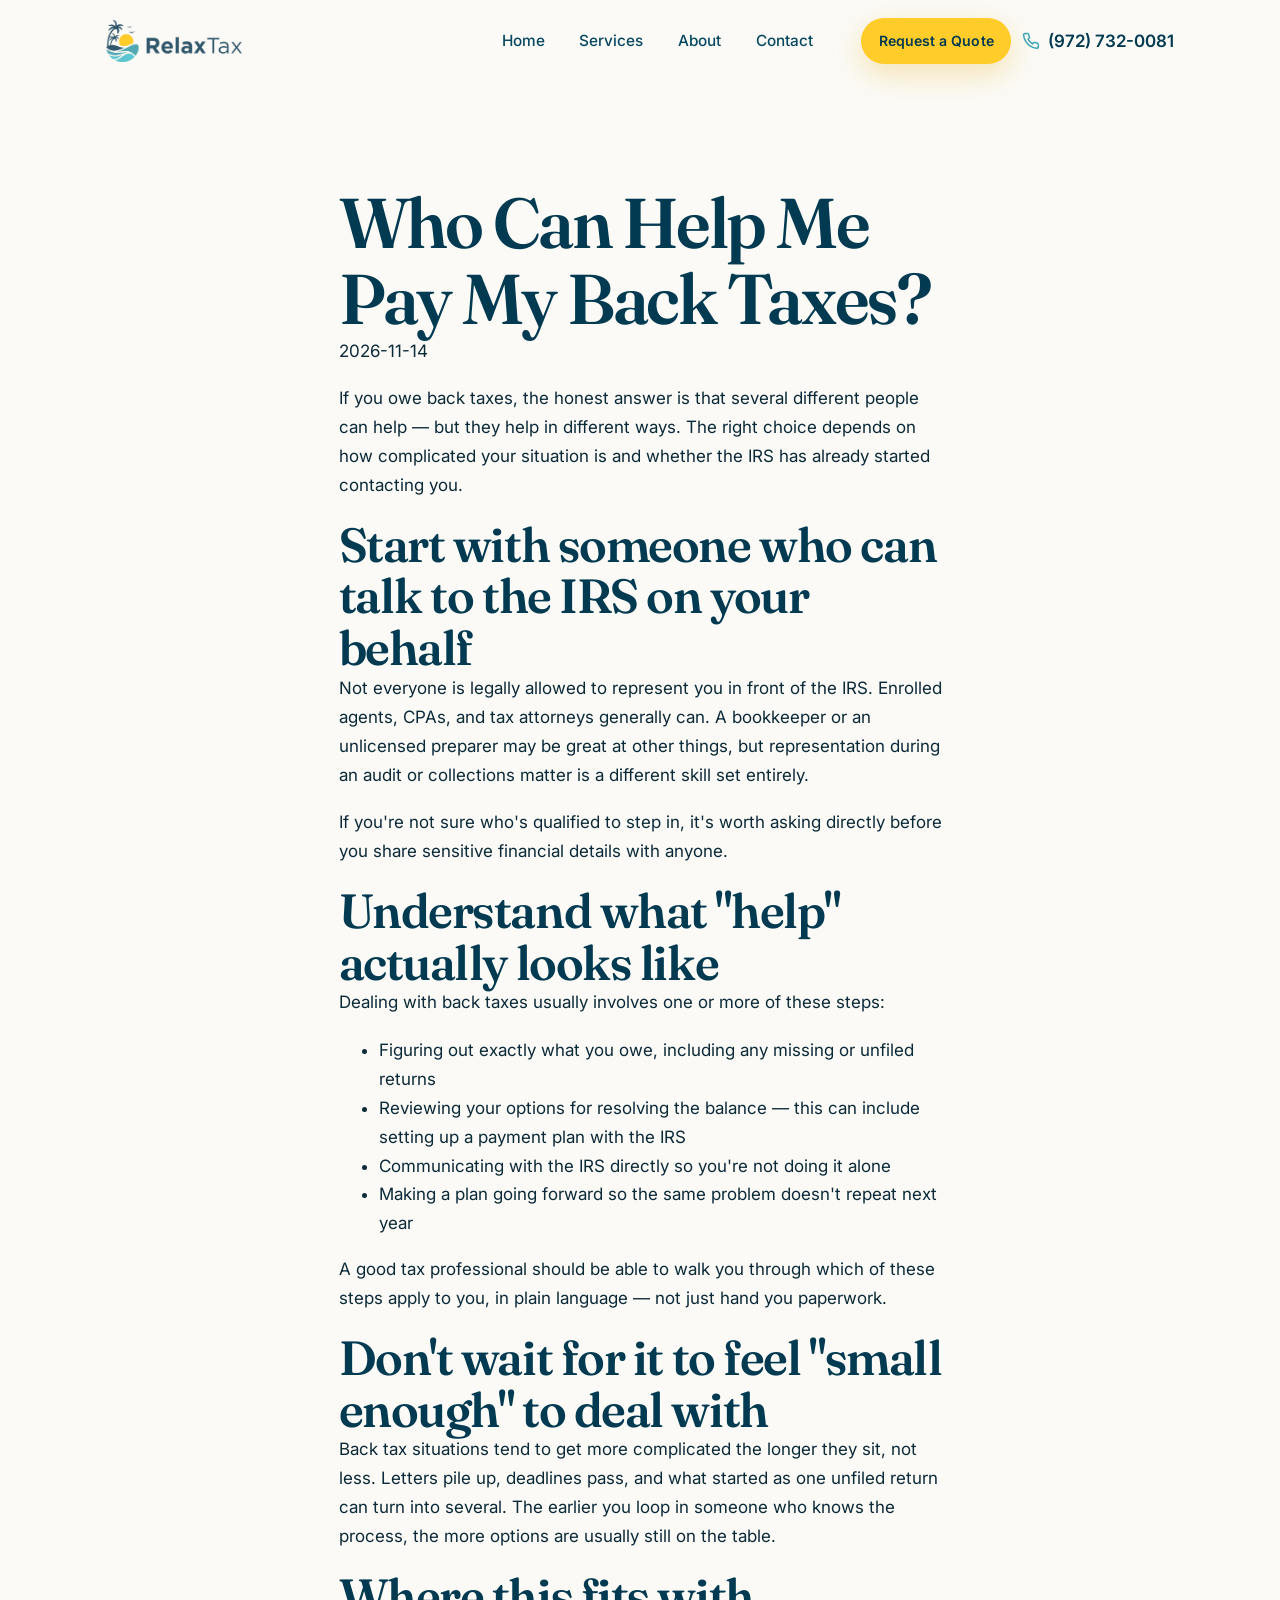
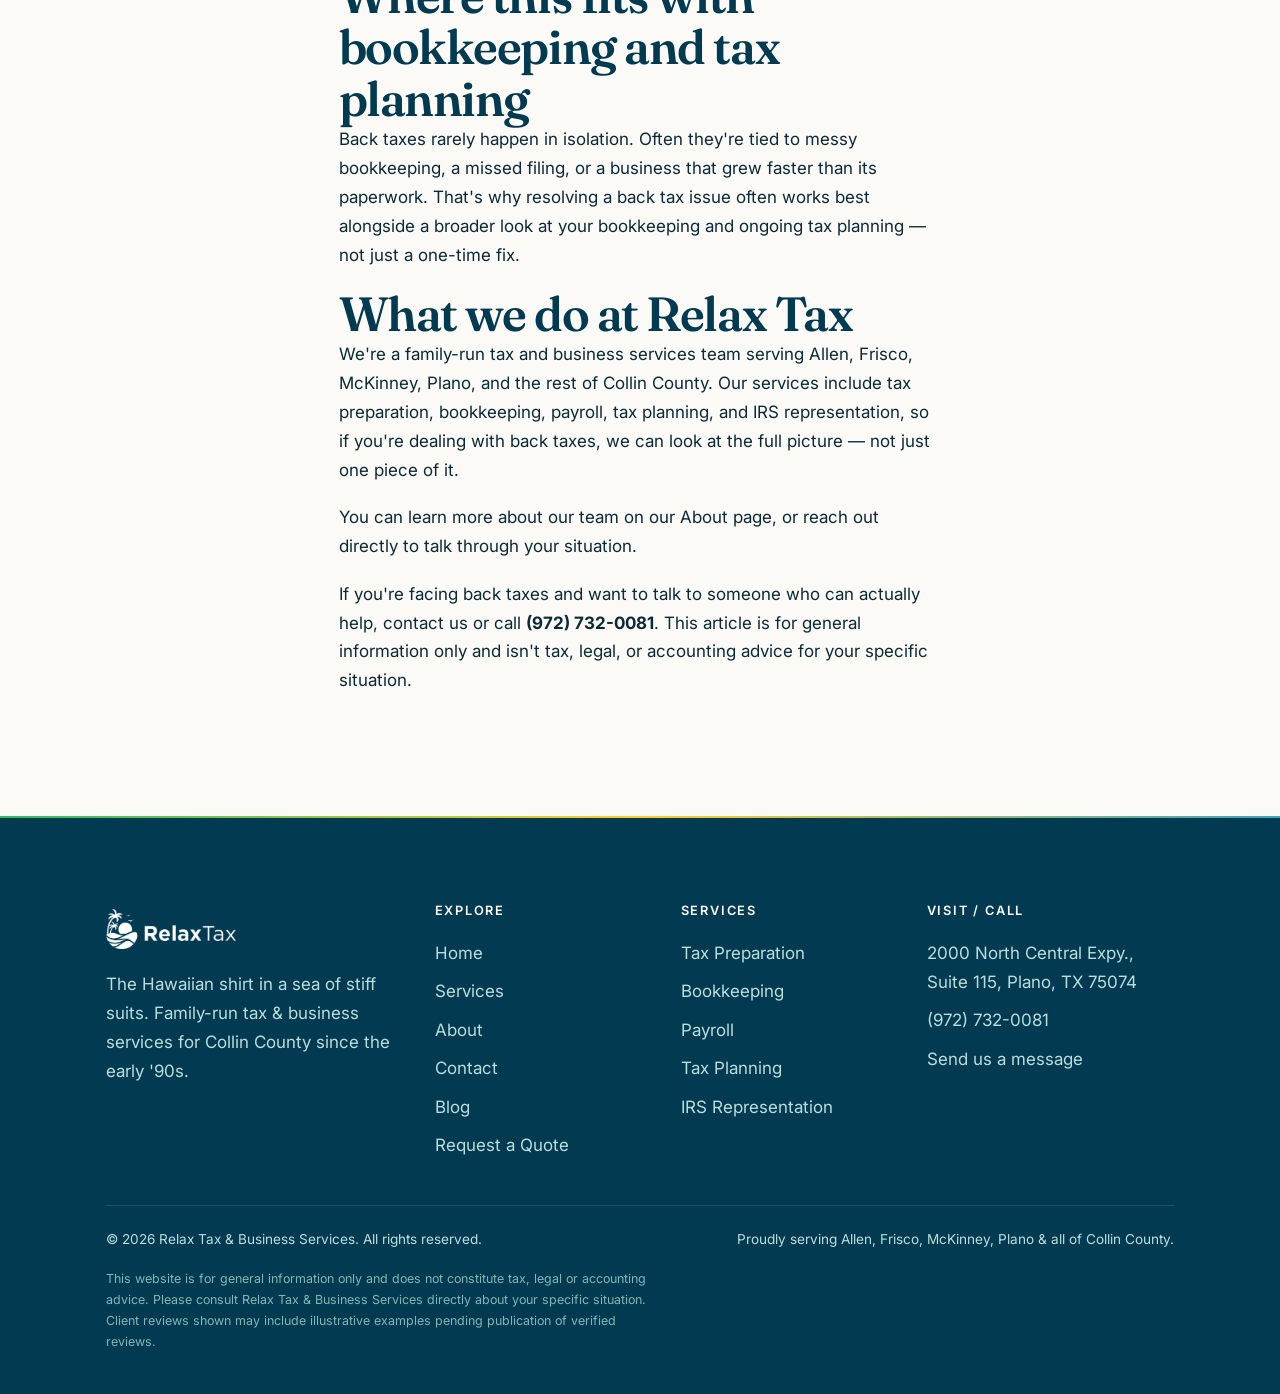
<file: blog/who-can-help-pay-back-taxes.html>
<!DOCTYPE html>
<html lang="en">
<head>
<meta charset="UTF-8">
<meta name="viewport" content="width=device-width, initial-scale=1">
<title>Who Can Help Me Pay My Back Taxes? | Relax Tax</title>
<meta name="description" content="Owe the IRS money? Here's who can actually help you deal with back taxes and what each option looks like.">
<link rel="canonical" href="https://relaxtax.vercel.app/blog/who-can-help-pay-back-taxes.html">
<meta property="og:title" content="Plano TX Tax Prep & Bookkeeping Tips | Relax Tax">
<meta property="og:description" content="Real answers on tax preparation, IRS representation, bookkeeping & payroll from a family-owned enrolled agent firm serving Plano & Collin County, TX.">
<link rel="icon" href="data:image/svg+xml,%3Csvg xmlns='http://www.w3.org/2000/svg' viewBox='0 0 32 32'%3E%3Ccircle cx='16' cy='13' r='7' fill='%23ffcc29'/%3E%3Cpath d='M2 24c4-3 8-3 12 0s8 3 12 0 4-3 4-3v9H2z' fill='%23023a51'/%3E%3C/svg%3E">
<link rel="preconnect" href="https://fonts.googleapis.com">
<link rel="preconnect" href="https://fonts.gstatic.com" crossorigin>
<link rel="preconnect" href="https://agency-dashboard-omega-red.vercel.app">
<link rel="preload" as="style" href="https://fonts.googleapis.com/css2?family=Fraunces:opsz,wght@9..144,400;9..144,500;9..144,600;9..144,700&family=Inter:wght@400;500;600;700&display=swap" onload="this.onload=null;this.rel='stylesheet'">
<noscript><link href="https://fonts.googleapis.com/css2?family=Fraunces:opsz,wght@9..144,400;9..144,500;9..144,600;9..144,700&family=Inter:wght@400;500;600;700&display=swap" rel="stylesheet"></noscript>
<script>try{if(sessionStorage.getItem('relaxtax_entered'))document.documentElement.className+=' entered';}catch(e){}</script>
<link rel="stylesheet" href="../css/style.css">
<script type="application/ld+json">{"@context":"https://schema.org","@type":"Article","headline":"Who Can Help Me Pay My Back Taxes?","datePublished":"2026-11-14","description":"Owe the IRS money? Here's who can actually help you deal with back taxes and what each option looks like.","mainEntityOfPage":"https://relaxtax.vercel.app/blog/who-can-help-pay-back-taxes.html","author":{"@type":"Organization","name":"Relax Tax"},"publisher":{"@type":"Organization","name":"Relax Tax"}}</script>
</head>
<body>
<header class="site-header">
  <div class="wrap header-inner">
    <a class="brand" href="../index.html" aria-label="Relax Tax &amp; Business Services — home">
      <img src="../images/logo.png" alt="Relax Tax & Business Services logo - family-owned tax preparation firm in Plano, TX" decoding="async">
    </a>
    <nav class="nav" aria-label="Primary">
      <a class="navlink" href="../index.html">Home</a>
      <a class="navlink" href="../services.html">Services</a>
      <a class="navlink" href="../about.html">About</a>
      <a class="navlink" href="../contact.html">Contact</a>
    </nav>
    <div class="header-cta">
      <a class="btn btn--sun btn--sm" href="../quote.html" data-track="quote-cta">Request a Quote</a>
      <a class="header-phone" href="tel:+19727320081" data-track="call"><svg viewBox="0 0 24 24" fill="none" stroke="currentColor" stroke-width="2"><path d="M22 16.92v3a2 2 0 0 1-2.18 2 19.79 19.79 0 0 1-8.63-3.07 19.5 19.5 0 0 1-6-6 19.79 19.79 0 0 1-3.07-8.67A2 2 0 0 1 4.11 2h3a2 2 0 0 1 2 1.72c.13.96.36 1.9.7 2.81a2 2 0 0 1-.45 2.11L8.09 9.91a16 16 0 0 0 6 6l1.27-1.27a2 2 0 0 1 2.11-.45c.9.34 1.85.57 2.81.7A2 2 0 0 1 22 16.92Z"/></svg> (972) 732-0081</a>
    </div>
    <button class="nav-toggle" aria-label="Open menu" aria-controls="drawer">
      <svg viewBox="0 0 24 24" fill="none" stroke="currentColor" stroke-width="2"><path d="M3 6h18M3 12h18M3 18h18"/></svg>
    </button>
  </div>
</header>

<div class="drawer-backdrop" aria-hidden="true"></div>
<aside class="drawer" id="drawer" aria-label="Menu">
  <div class="drawer-head">
    <a class="brand" href="../index.html"><img src="../images/logo.png" alt="Relax Tax & Business Services logo" style="height:34px"></a>
    <button class="drawer-close" aria-label="Close menu">
      <svg viewBox="0 0 24 24" fill="none" stroke="currentColor" stroke-width="2"><path d="M18 6 6 18M6 6l12 12"/></svg>
    </button>
  </div>
  <nav aria-label="Mobile">
    <a href="../index.html">Home</a>
    <a href="../services.html">Services</a>
    <a href="../about.html">About</a>
    <a href="../contact.html">Contact</a>
    <a data-track="request-quote" href="../quote.html">Request a Quote</a>
  </nav>
  <div class="drawer-foot">
    <a class="btn btn--sun" href="../quote.html" data-track="quote-cta">Request a Quote</a>
    <a class="header-phone" href="tel:+19727320081" data-track="call"><svg viewBox="0 0 24 24" fill="none" stroke="currentColor" stroke-width="2"><path d="M22 16.92v3a2 2 0 0 1-2.18 2 19.79 19.79 0 0 1-8.63-3.07 19.5 19.5 0 0 1-6-6 19.79 19.79 0 0 1-3.07-8.67A2 2 0 0 1 4.11 2h3a2 2 0 0 1 2 1.72c.13.96.36 1.9.7 2.81a2 2 0 0 1-.45 2.11L8.09 9.91a16 16 0 0 0 6 6l1.27-1.27a2 2 0 0 1 2.11-.45c.9.34 1.85.57 2.81.7A2 2 0 0 1 22 16.92Z"/></svg> (972) 732-0081</a>
  </div>
</aside>

<main>

<!-- BLOG-MAIN-START -->
 
<section class="section">
  <div class="wrap" style="max-width:65ch">
    <h1>Who Can Help Me Pay My Back Taxes?</h1>
<p><time datetime="2026-11-14">2026-11-14</time></p>
<p>If you owe back taxes, the honest answer is that several different people can help — but they help in different ways. The right choice depends on how complicated your situation is and whether the IRS has already started contacting you.</p>

<h2>Start with someone who can talk to the IRS on your behalf</h2>
<p>Not everyone is legally allowed to represent you in front of the IRS. Enrolled agents, CPAs, and tax attorneys generally can. A bookkeeper or an unlicensed preparer may be great at other things, but representation during an audit or collections matter is a different skill set entirely.</p>
<p>If you're not sure who's qualified to step in, it's worth asking directly before you share sensitive financial details with anyone.</p>

<h2>Understand what "help" actually looks like</h2>
<p>Dealing with back taxes usually involves one or more of these steps:</p>
<ul>
<li>Figuring out exactly what you owe, including any missing or unfiled returns</li>
<li>Reviewing your options for resolving the balance — this can include setting up a payment plan with the IRS</li>
<li>Communicating with the IRS directly so you're not doing it alone</li>
<li>Making a plan going forward so the same problem doesn't repeat next year</li>
</ul>
<p>A good tax professional should be able to walk you through which of these steps apply to you, in plain language — not just hand you paperwork.</p>

<h2>Don't wait for it to feel "small enough" to deal with</h2>
<p>Back tax situations tend to get more complicated the longer they sit, not less. Letters pile up, deadlines pass, and what started as one unfiled return can turn into several. The earlier you loop in someone who knows the process, the more options are usually still on the table.</p>

<h2>Where this fits with bookkeeping and tax planning</h2>
<p>Back taxes rarely happen in isolation. Often they're tied to messy bookkeeping, a missed filing, or a business that grew faster than its paperwork. That's why resolving a back tax issue often works best alongside a broader look at your bookkeeping and ongoing tax planning — not just a one-time fix.</p>

<h2>What we do at Relax Tax</h2>
<p>We're a family-run tax and business services team serving Allen, Frisco, McKinney, Plano, and the rest of Collin County. Our services include <a href="/services.html">tax preparation, bookkeeping, payroll, tax planning, and IRS representation</a>, so if you're dealing with back taxes, we can look at the full picture — not just one piece of it.</p>
<p>You can learn more about our team on our <a href="/about.html">About page</a>, or reach out directly to talk through your situation.</p>

<p>If you're facing back taxes and want to talk to someone who can actually help, <a href="/contact.html">contact us</a> or call <strong>(972) 732-0081</strong>. This article is for general information only and isn't tax, legal, or accounting advice for your specific situation.</p>
  </div>
</section>

<!-- BLOG-MAIN-END -->

</main>

<footer class="site-footer">
  <div class="wrap">
    <div class="footer-grid">
      <div>
        <a class="brand" href="../index.html"><img src="../images/logo.png" alt="Relax Tax & Business Services logo" style="height:40px; filter:brightness(0) invert(1)" loading="lazy" decoding="async"></a>
        <p style="margin-top:1rem; max-width:34ch; color:#bcdedb">The Hawaiian shirt in a sea of stiff suits. Family-run tax &amp; business services for Collin County since the early '90s.</p>
      </div>
      <div>
        <h4>Explore</h4>
        <a href="../index.html">Home</a>
        <a href="../services.html">Services</a>
        <a href="../about.html">About</a>
        <a href="../contact.html">Contact</a>
        <a href="index.html">Blog</a>
        <a data-track="request-quote" href="../quote.html">Request a Quote</a>
      </div>
      <div>
        <h4>Services</h4>
        <a href="../services.html">Tax Preparation</a>
        <a href="../services.html">Bookkeeping</a>
        <a href="../services.html">Payroll</a>
        <a href="../services.html">Tax Planning</a>
        <a href="../services.html">IRS Representation</a>
      </div>
      <div>
        <h4>Visit / Call</h4>
        <a href="https://www.google.com/maps?q=2000+North+Central+Expy+Suite+115+Plano+TX+75074" target="_blank" rel="noopener">2000 North Central Expy.,<br>Suite 115, Plano, TX 75074</a>
        <a href="tel:+19727320081" data-track="call">(972) 732-0081</a>
        <a data-track="contact-business" href="../quote.html">Send us a message</a>
      </div>
    </div>
    <div class="footer-note">
      <span>&copy; <span data-year>2026</span> Relax Tax &amp; Business Services. All rights reserved.</span>
      <span>Proudly serving Allen, Frisco, McKinney, Plano &amp; all of Collin County.</span>
    </div>
    <p class="footer-disclaimer">This website is for general information only and does not constitute tax, legal or accounting advice. Please consult Relax Tax &amp; Business Services directly about your specific situation. Client reviews shown may include illustrative examples pending publication of verified reviews.</p>
  </div>
</footer>

<a class="to-top" href="#top" aria-label="Back to top">
  <svg viewBox="0 0 24 24" fill="none" stroke="currentColor" stroke-width="2.4"><path d="m18 15-6-6-6 6"/></svg>
</a>

<script src="../js/main.js" defer></script>
<script defer src="https://agency-dashboard-omega-red.vercel.app/t.js" data-site="relax-tax"></script>
</body>
</html>
</file>
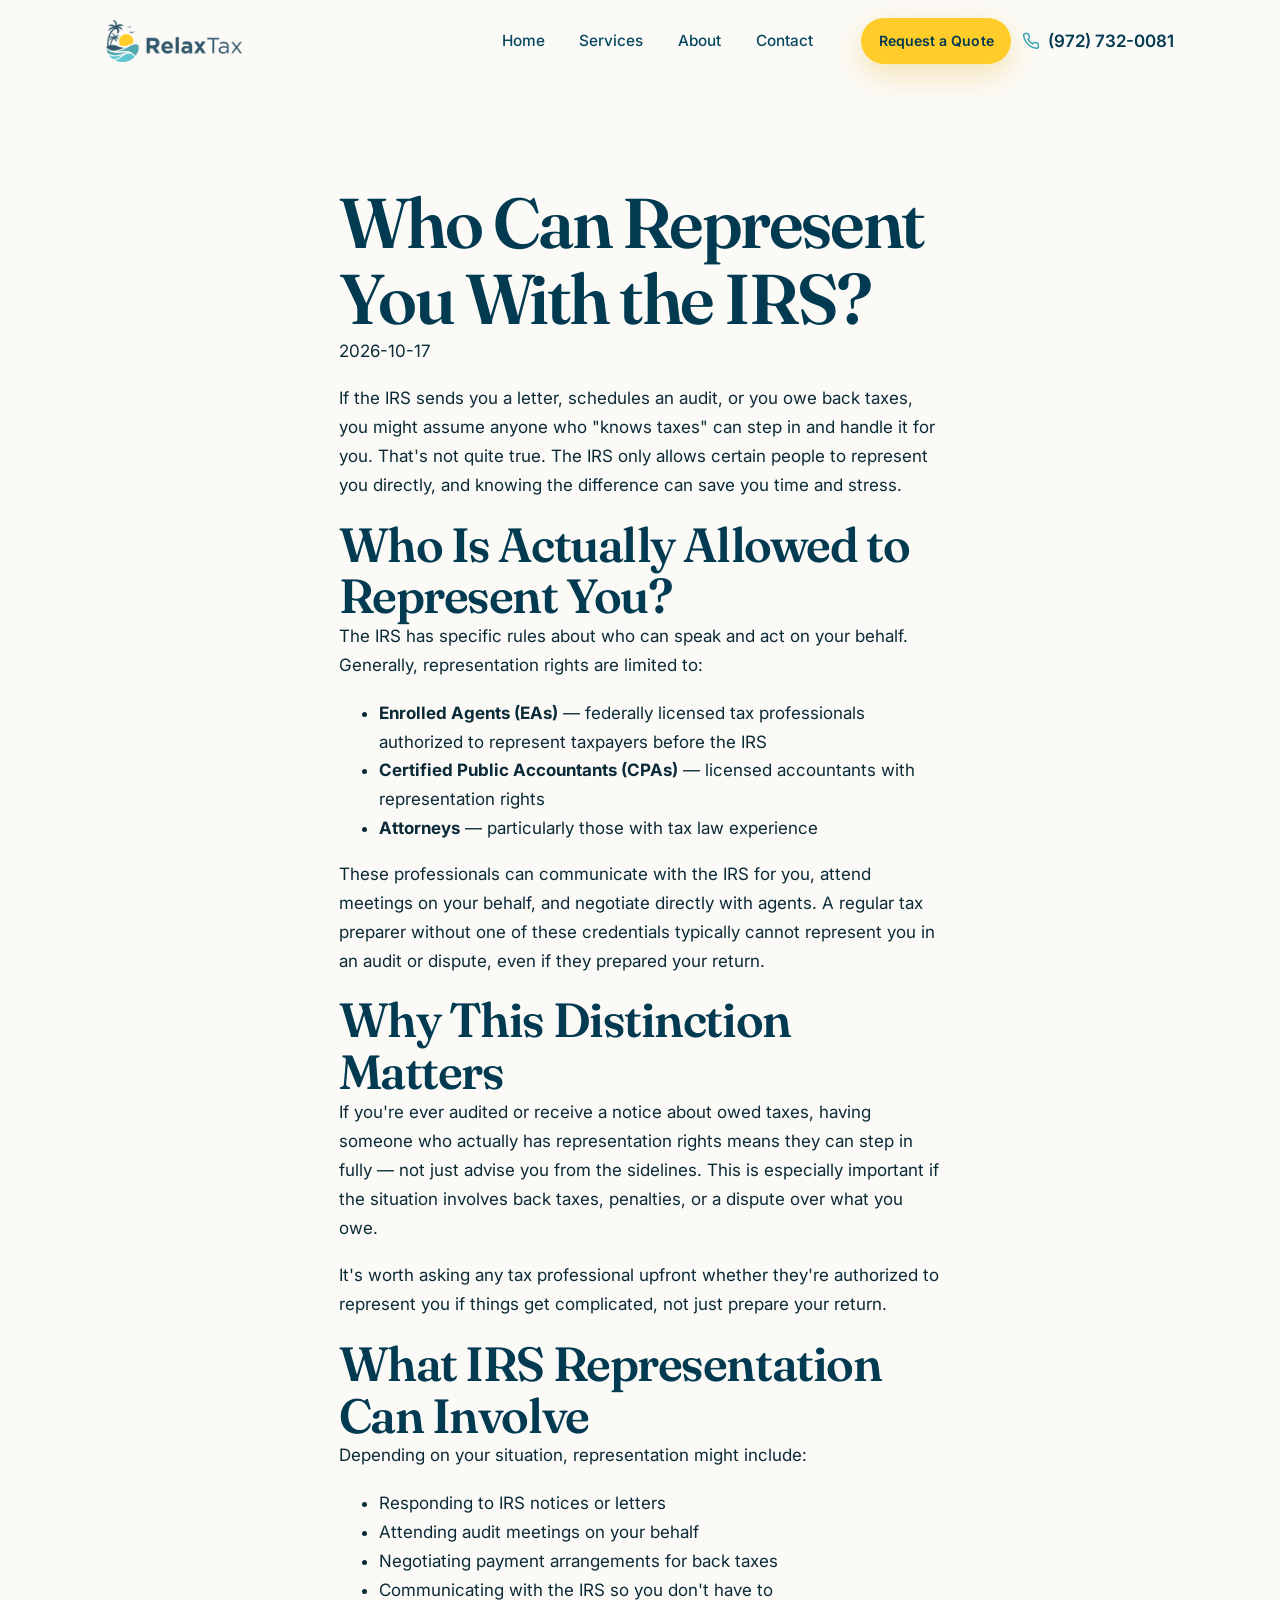
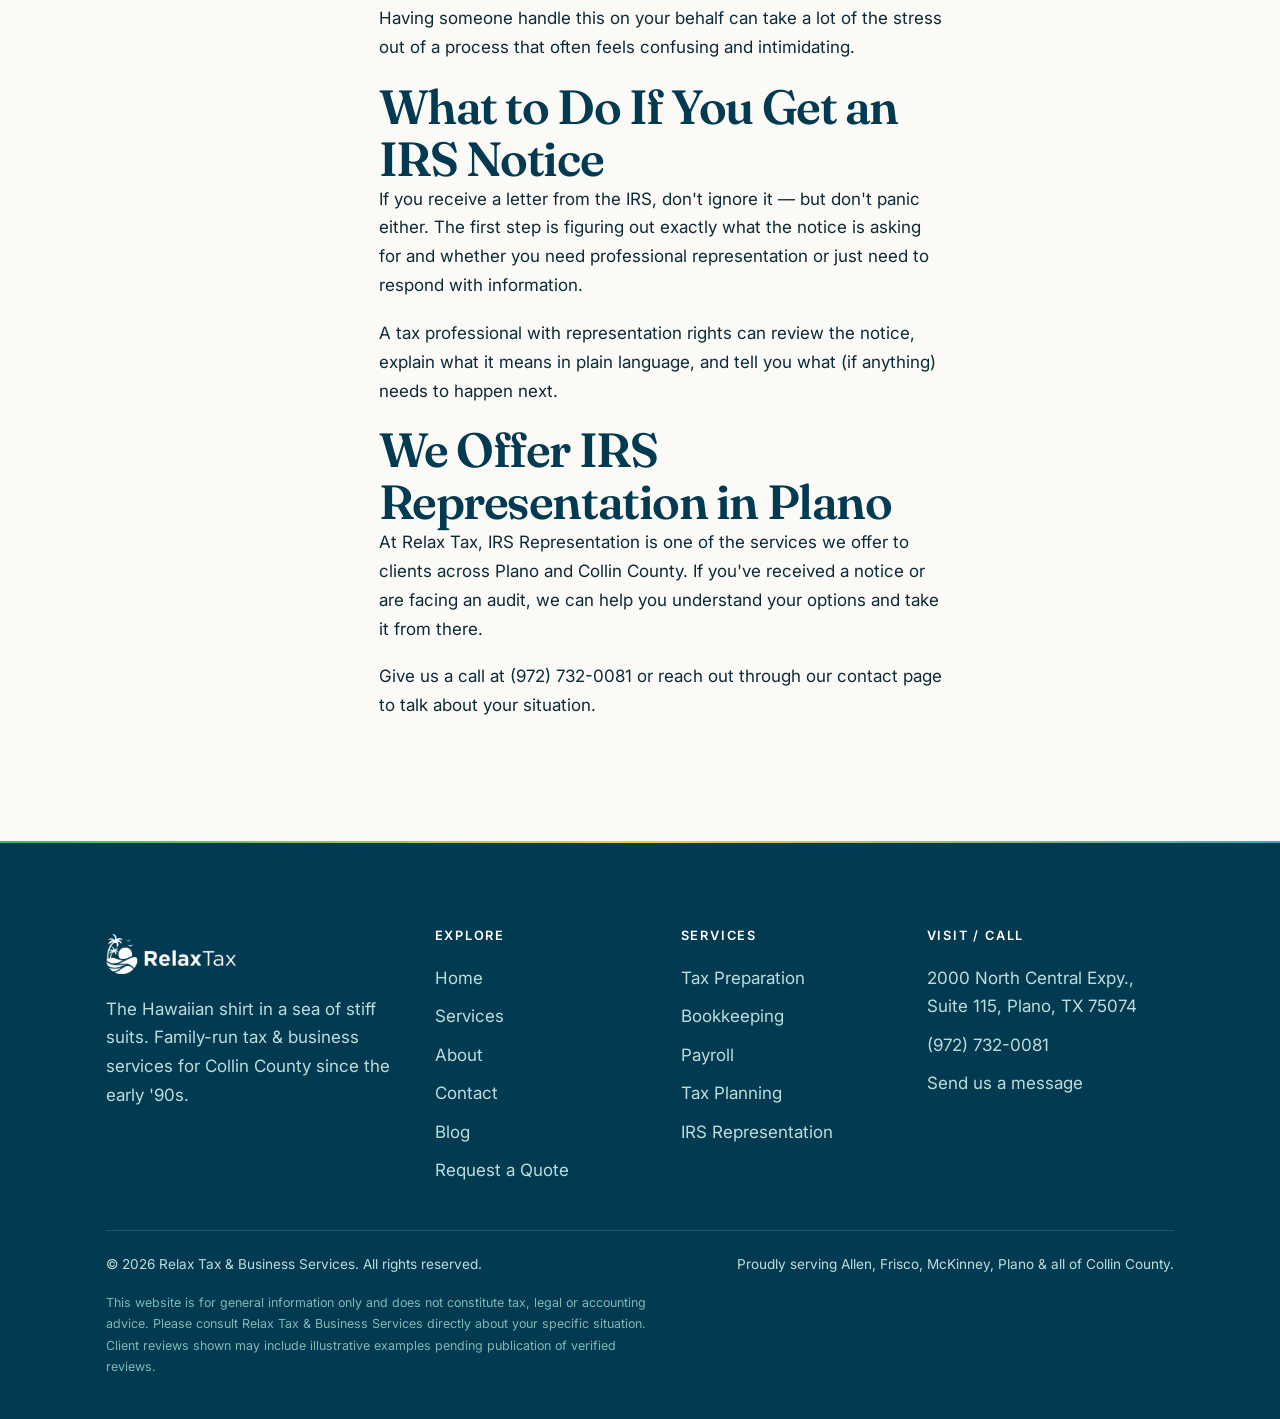
<file: blog/who-can-represent-you-with-the-irs.html>
<!DOCTYPE html>
<html lang="en">
<head>
<meta charset="UTF-8">
<meta name="viewport" content="width=device-width, initial-scale=1">
<title>IRS Representation in Plano, TX | Relax Tax</title>
<meta name="description" content="Only enrolled agents, CPAs, and attorneys can represent you before the IRS. See how our Plano, TX enrolled agents handle audits and back taxes.">
<link rel="canonical" href="https://relaxtax.vercel.app/blog/who-can-represent-you-with-the-irs.html">
<meta property="og:title" content="IRS Representation in Plano, TX | Relax Tax">
<meta property="og:description" content="Only enrolled agents, CPAs, and attorneys can represent you before the IRS. See how our Plano, TX enrolled agents handle audits and back taxes.">
<link rel="icon" href="data:image/svg+xml,%3Csvg xmlns='http://www.w3.org/2000/svg' viewBox='0 0 32 32'%3E%3Ccircle cx='16' cy='13' r='7' fill='%23ffcc29'/%3E%3Cpath d='M2 24c4-3 8-3 12 0s8 3 12 0 4-3 4-3v9H2z' fill='%23023a51'/%3E%3C/svg%3E">
<link rel="preconnect" href="https://fonts.googleapis.com">
<link rel="preconnect" href="https://fonts.gstatic.com" crossorigin>
<link rel="preconnect" href="https://agency-dashboard-omega-red.vercel.app">
<link rel="preload" as="style" href="https://fonts.googleapis.com/css2?family=Fraunces:opsz,wght@9..144,400;9..144,500;9..144,600;9..144,700&family=Inter:wght@400;500;600;700&display=swap" onload="this.onload=null;this.rel='stylesheet'">
<noscript><link href="https://fonts.googleapis.com/css2?family=Fraunces:opsz,wght@9..144,400;9..144,500;9..144,600;9..144,700&family=Inter:wght@400;500;600;700&display=swap" rel="stylesheet"></noscript>
<script>try{if(sessionStorage.getItem('relaxtax_entered'))document.documentElement.className+=' entered';}catch(e){}</script>
<link rel="stylesheet" href="../css/style.css">
<script type="application/ld+json">{"@context":"https://schema.org","@type":"Article","headline":"Who Can Represent You With the IRS?","datePublished":"2026-10-17","description":"Not everyone can speak to the IRS on your behalf. Here's who qualifies for IRS representation and when it matters.","mainEntityOfPage":"https://relaxtax.vercel.app/blog/who-can-represent-you-with-the-irs.html","author":{"@type":"Organization","name":"Relax Tax"},"publisher":{"@type":"Organization","name":"Relax Tax"}}</script>
</head>
<body>
<header class="site-header">
  <div class="wrap header-inner">
    <a class="brand" href="../index.html" aria-label="Relax Tax &amp; Business Services — home">
      <img src="../images/logo.png" alt="Relax Tax &amp; Business Services" decoding="async">
    </a>
    <nav class="nav" aria-label="Primary">
      <a class="navlink" href="../index.html">Home</a>
      <a class="navlink" href="../services.html">Services</a>
      <a class="navlink" href="../about.html">About</a>
      <a class="navlink" href="../contact.html">Contact</a>
    </nav>
    <div class="header-cta">
      <a class="btn btn--sun btn--sm" href="../quote.html" data-track="quote-cta">Request a Quote</a>
      <a class="header-phone" href="tel:+19727320081" data-track="call"><svg viewBox="0 0 24 24" fill="none" stroke="currentColor" stroke-width="2"><path d="M22 16.92v3a2 2 0 0 1-2.18 2 19.79 19.79 0 0 1-8.63-3.07 19.5 19.5 0 0 1-6-6 19.79 19.79 0 0 1-3.07-8.67A2 2 0 0 1 4.11 2h3a2 2 0 0 1 2 1.72c.13.96.36 1.9.7 2.81a2 2 0 0 1-.45 2.11L8.09 9.91a16 16 0 0 0 6 6l1.27-1.27a2 2 0 0 1 2.11-.45c.9.34 1.85.57 2.81.7A2 2 0 0 1 22 16.92Z"/></svg> (972) 732-0081</a>
    </div>
    <button class="nav-toggle" aria-label="Open menu" aria-controls="drawer">
      <svg viewBox="0 0 24 24" fill="none" stroke="currentColor" stroke-width="2"><path d="M3 6h18M3 12h18M3 18h18"/></svg>
    </button>
  </div>
</header>

<div class="drawer-backdrop" aria-hidden="true"></div>
<aside class="drawer" id="drawer" aria-label="Menu">
  <div class="drawer-head">
    <a class="brand" href="../index.html"><img src="../images/logo.png" alt="Relax Tax" style="height:34px" loading="lazy" decoding="async"></a>
    <button class="drawer-close" aria-label="Close menu">
      <svg viewBox="0 0 24 24" fill="none" stroke="currentColor" stroke-width="2"><path d="M18 6 6 18M6 6l12 12"/></svg>
    </button>
  </div>
  <nav aria-label="Mobile">
    <a href="../index.html">Home</a>
    <a href="../services.html">Services</a>
    <a href="../about.html">About</a>
    <a href="../contact.html">Contact</a>
    <a data-track="request-quote" href="../quote.html">Request a Quote</a>
  </nav>
  <div class="drawer-foot">
    <a class="btn btn--sun" href="../quote.html" data-track="quote-cta">Request a Quote</a>
    <a class="header-phone" href="tel:+19727320081" data-track="call"><svg viewBox="0 0 24 24" fill="none" stroke="currentColor" stroke-width="2"><path d="M22 16.92v3a2 2 0 0 1-2.18 2 19.79 19.79 0 0 1-8.63-3.07 19.5 19.5 0 0 1-6-6 19.79 19.79 0 0 1-3.07-8.67A2 2 0 0 1 4.11 2h3a2 2 0 0 1 2 1.72c.13.96.36 1.9.7 2.81a2 2 0 0 1-.45 2.11L8.09 9.91a16 16 0 0 0 6 6l1.27-1.27a2 2 0 0 1 2.11-.45c.9.34 1.85.57 2.81.7A2 2 0 0 1 22 16.92Z"/></svg> (972) 732-0081</a>
  </div>
</aside>

<main>

<!-- BLOG-MAIN-START -->
 
<section class="section">
  <div class="wrap" style="max-width:65ch">
    <h1>Who Can Represent You With the IRS?</h1>
<p><time datetime="2026-10-17">2026-10-17</time></p>
<p>If the IRS sends you a letter, schedules an audit, or you owe back taxes, you might assume anyone who "knows taxes" can step in and handle it for you. That's not quite true. The IRS only allows certain people to represent you directly, and knowing the difference can save you time and stress.</p>

<h2>Who Is Actually Allowed to Represent You?</h2>
<p>The IRS has specific rules about who can speak and act on your behalf. Generally, representation rights are limited to:</p>
<ul>
<li><strong>Enrolled Agents (EAs)</strong> — federally licensed tax professionals authorized to represent taxpayers before the IRS</li>
<li><strong>Certified Public Accountants (CPAs)</strong> — licensed accountants with representation rights</li>
<li><strong>Attorneys</strong> — particularly those with tax law experience</li>
</ul>
<p>These professionals can communicate with the IRS for you, attend meetings on your behalf, and negotiate directly with agents. A regular tax preparer without one of these credentials typically cannot represent you in an audit or dispute, even if they prepared your return.</p>

<h2>Why This Distinction Matters</h2>
<p>If you're ever audited or receive a notice about owed taxes, having someone who actually has representation rights means they can step in fully — not just advise you from the sidelines. This is especially important if the situation involves back taxes, penalties, or a dispute over what you owe.</p>
<p>It's worth asking any tax professional upfront whether they're authorized to represent you if things get complicated, not just prepare your return.</p>

<h2>What IRS Representation Can Involve</h2>
<p>Depending on your situation, representation might include:</p>
<ul>
<li>Responding to IRS notices or letters</li>
<li>Attending audit meetings on your behalf</li>
<li>Negotiating payment arrangements for back taxes</li>
<li>Communicating with the IRS so you don't have to</li>
</ol>
<p>Having someone handle this on your behalf can take a lot of the stress out of a process that often feels confusing and intimidating.</p>

<h2>What to Do If You Get an IRS Notice</h2>
<p>If you receive a letter from the IRS, don't ignore it — but don't panic either. The first step is figuring out exactly what the notice is asking for and whether you need professional representation or just need to respond with information.</p>
<p>A tax professional with representation rights can review the notice, explain what it means in plain language, and tell you what (if anything) needs to happen next.</p>

<h2>We Offer IRS Representation in Plano</h2>
<p>At Relax Tax, <a href="/services.html">IRS Representation</a> is one of the services we offer to clients across Plano and Collin County. If you've received a notice or are facing an audit, we can help you understand your options and take it from there.</p>
<p>Give us a call at (972) 732-0081 or <a href="/contact.html">reach out through our contact page</a> to talk about your situation.</p>
  </div>
</section>

<!-- BLOG-MAIN-END -->

</main>

<footer class="site-footer">
  <div class="wrap">
    <div class="footer-grid">
      <div>
        <a class="brand" href="../index.html"><img src="../images/logo.png" alt="Relax Tax" style="height:40px; filter:brightness(0) invert(1)" loading="lazy" decoding="async"></a>
        <p style="margin-top:1rem; max-width:34ch; color:#bcdedb">The Hawaiian shirt in a sea of stiff suits. Family-run tax &amp; business services for Collin County since the early '90s.</p>
      </div>
      <div>
        <h4>Explore</h4>
        <a href="../index.html">Home</a>
        <a href="../services.html">Services</a>
        <a href="../about.html">About</a>
        <a href="../contact.html">Contact</a>
        <a href="index.html">Blog</a>
        <a data-track="request-quote" href="../quote.html">Request a Quote</a>
      </div>
      <div>
        <h4>Services</h4>
        <a href="../services.html">Tax Preparation</a>
        <a href="../services.html">Bookkeeping</a>
        <a href="../services.html">Payroll</a>
        <a href="../services.html">Tax Planning</a>
        <a href="../services.html">IRS Representation</a>
      </div>
      <div>
        <h4>Visit / Call</h4>
        <a href="https://www.google.com/maps?q=2000+North+Central+Expy+Suite+115+Plano+TX+75074" target="_blank" rel="noopener">2000 North Central Expy.,<br>Suite 115, Plano, TX 75074</a>
        <a href="tel:+19727320081" data-track="call">(972) 732-0081</a>
        <a data-track="contact-business" href="../quote.html">Send us a message</a>
      </div>
    </div>
    <div class="footer-note">
      <span>&copy; <span data-year>2026</span> Relax Tax &amp; Business Services. All rights reserved.</span>
      <span>Proudly serving Allen, Frisco, McKinney, Plano &amp; all of Collin County.</span>
    </div>
    <p class="footer-disclaimer">This website is for general information only and does not constitute tax, legal or accounting advice. Please consult Relax Tax &amp; Business Services directly about your specific situation. Client reviews shown may include illustrative examples pending publication of verified reviews.</p>
  </div>
</footer>

<a class="to-top" href="#top" aria-label="Back to top">
  <svg viewBox="0 0 24 24" fill="none" stroke="currentColor" stroke-width="2.4"><path d="m18 15-6-6-6 6"/></svg>
</a>

<script src="../js/main.js" defer></script>
<script defer src="https://agency-dashboard-omega-red.vercel.app/t.js" data-site="relax-tax"></script>
</body>
</html>
</file>
<file: css/style.css>
/* ============================================================
   RELAX TAX & BUSINESS SERVICES
   Design system — coastal calm meets a 30-year tax firm
   ============================================================ */

/* ---------- Tokens ---------- */
:root{
  --ink:      #0b2a38;   /* near-black ocean, body text */
  --ink-soft: #486b78;   /* secondary text */
  --teal:     #023a51;   /* primary brand */
  --teal-700: #06485f;
  --teal-600: #0a5872;
  --aqua:     #3ba5b8;
  --aqua-300: #8ad6df;
  --aqua-100: #d7eef0;
  --green:    #2cbc63;
  --green-700:#1f9c50;
  --sun:      #ffcc29;
  --sun-700:  #e9a908;
  --coral:    #f78d6b;   /* warm accent, used sparingly */

  --paper:    #fbfaf6;   /* page background, warm off-white */
  --sand:     #f4ecdd;   /* warm section */
  --seafoam:  #e9f3f1;   /* cool section */
  --card:     #ffffff;

  --line:     #e7e0d2;   /* hairline on warm bg */
  --line-cool:#dcebe9;

  --r-sm: 12px;
  --r:    18px;
  --r-lg: 28px;
  --r-xl: 40px;
  --pill: 999px;

  --shadow-sm: 0 1px 2px rgba(2,58,81,.06), 0 3px 10px rgba(2,58,81,.05);
  --shadow-md: 0 4px 14px rgba(2,58,81,.08), 0 16px 38px rgba(2,58,81,.10);
  --shadow-lg: 0 10px 30px rgba(2,58,81,.10), 0 40px 80px rgba(2,58,81,.16);
  --shadow-sun: 0 10px 30px rgba(233,169,8,.28);

  --ease: cubic-bezier(.22,1,.36,1);
  --ease-out: cubic-bezier(.16,.84,.44,1);

  --wrap: 1180px;
  --gutter: clamp(20px, 5vw, 56px);

  --step: clamp(60px, 8vw, 104px);   /* vertical section rhythm */

  --font-display: "Fraunces", "Iowan Old Style", Georgia, serif;
  --font-body: "Inter", system-ui, -apple-system, "Segoe UI", Roboto, sans-serif;
}

/* ---------- Reset-ish ---------- */
*,*::before,*::after{ box-sizing:border-box; }
html{ -webkit-text-size-adjust:100%; scroll-behavior:smooth; }
@media (prefers-reduced-motion: reduce){
  html{ scroll-behavior:auto; }
  *,*::before,*::after{ animation-duration:.001ms !important; animation-iteration-count:1 !important; transition-duration:.001ms !important; }
}
body{
  margin:0;
  font-family:var(--font-body);
  color:var(--ink);
  background:var(--paper);
  line-height:1.7;
  font-size:1.0625rem;
  -webkit-font-smoothing:antialiased;
  overflow-x:hidden;
}
img,svg,video{ max-width:100%; display:block; }
a{ color:inherit; text-decoration:none; }
button{ font:inherit; color:inherit; cursor:pointer; border:0; background:none; }
input,textarea,select{ font:inherit; color:inherit; }
h1,h2,h3,h4{ font-family:var(--font-display); font-weight:600; line-height:1.08; letter-spacing:-0.02em; margin:0; color:var(--teal); }
h1{ font-size:clamp(2.6rem, 6vw, 4.4rem); letter-spacing:-0.035em; }
h2{ font-size:clamp(2rem, 4.2vw, 3rem); letter-spacing:-0.03em; }
h3{ font-size:clamp(1.25rem, 2.2vw, 1.6rem); letter-spacing:-0.02em; }
p{ margin:0 0 1.1em; }
::selection{ background:var(--sun); color:var(--teal); }

/* ---------- Layout ---------- */
.wrap{ width:100%; max-width:var(--wrap); margin-inline:auto; padding-inline:var(--gutter); }
.section{ padding-block:var(--step); }
.section--tight{ padding-block:calc(var(--step) * .62); }
.pagehero + .section{ padding-top:clamp(40px, 6vw, 64px); }
.bg-sand{ background:var(--sand); }
.bg-seafoam{ background:var(--seafoam); }
.bg-teal{ background:var(--teal); color:#eaf6f5; }
.bg-teal h2,.bg-teal h3{ color:#fff; }

.eyebrow{
  display:inline-flex; align-items:center; gap:.55em;
  font-family:var(--font-body);
  font-weight:600; font-size:.78rem; letter-spacing:.16em; text-transform:uppercase;
  color:var(--aqua);
}
.eyebrow::before{ content:""; width:26px; height:2px; border-radius:2px; background:currentColor; opacity:.7; }
.bg-teal .eyebrow{ color:var(--sun); }

.lead{ font-size:1.2rem; color:var(--ink-soft); max-width:56ch; }
.bg-teal .lead{ color:#bfe0dd; }

.section-head{ max-width:60ch; margin-bottom:clamp(36px,5vw,60px); }
.section-head.center{ margin-inline:auto; text-align:center; }
.section-head .lead{ margin-top:.9rem; }
.section-head.center .lead{ margin-inline:auto; }

/* ---------- Buttons ---------- */
.btn{
  --bg:var(--teal); --fg:#fff;
  position:relative; display:inline-flex; align-items:center; gap:.6em;
  padding:1rem 1.6rem; border-radius:var(--pill);
  background:var(--bg); color:var(--fg);
  font-weight:600; font-size:.98rem; letter-spacing:.005em;
  transition:transform .3s var(--ease), box-shadow .3s var(--ease), background-color .3s var(--ease);
  will-change:transform;
}
.btn svg{ width:1.1em; height:1.1em; transition:transform .3s var(--ease); }
.btn:hover{ transform:translateY(-3px); box-shadow:var(--shadow-md); }
.btn:hover svg{ transform:translateX(3px); }
.btn:active{ transform:translateY(-1px) scale(.99); }
.btn:focus-visible{ outline:3px solid var(--sun); outline-offset:3px; }

.btn--sun{ --bg:var(--sun); --fg:var(--teal); box-shadow:var(--shadow-sun); }
.btn--sun:hover{ --bg:var(--sun-700); }
.btn--green{ --bg:var(--green); --fg:#fff; }
.btn--green:hover{ --bg:var(--green-700); }
.btn--ghost{ --bg:transparent; --fg:var(--teal); box-shadow:inset 0 0 0 1.5px rgba(2,58,81,.24); }
.btn--ghost:hover{ --bg:rgba(2,58,81,.04); box-shadow:inset 0 0 0 1.5px rgba(2,58,81,.4); }
.bg-teal .btn--ghost{ --fg:#eaf6f5; box-shadow:inset 0 0 0 1.5px rgba(255,255,255,.35); }
.bg-teal .btn--ghost:hover{ --bg:rgba(255,255,255,.08); }
.btn--sm{ padding:.7rem 1.1rem; font-size:.88rem; }
.btn--block{ width:100%; justify-content:center; }

.textlink{
  display:inline-flex; align-items:center; gap:.4em;
  font-weight:600; color:var(--teal-600);
  box-shadow:inset 0 -2px 0 rgba(59,165,184,.4);
  transition:box-shadow .3s var(--ease), gap .3s var(--ease);
}
.textlink:hover{ box-shadow:inset 0 -12px 0 rgba(59,165,184,.18); gap:.7em; }
.textlink svg{ width:1em; height:1em; }

/* ---------- Header ---------- */
.site-header{
  position:sticky; top:0; z-index:70;
  transition:background-color .35s var(--ease), box-shadow .35s var(--ease), padding .35s var(--ease);
  padding-block:18px;
}
.site-header::before{
  content:""; position:absolute; inset:0; z-index:-1;
  background:rgba(251,250,246,.82);
  backdrop-filter:blur(14px) saturate(1.2); -webkit-backdrop-filter:blur(14px) saturate(1.2);
  opacity:0; transition:opacity .35s var(--ease);
}
.site-header.is-stuck{ padding-block:10px; box-shadow:0 1px 0 var(--line), var(--shadow-sm); }
.site-header.is-stuck::before{ opacity:1; }
.header-inner{ display:flex; align-items:center; gap:24px; }
.brand{ display:flex; align-items:center; gap:.6em; flex-shrink:0; }
.brand img{ height:42px; width:auto; transition:height .35s var(--ease); }
.site-header.is-stuck .brand img{ height:36px; }
.brand span{ font-family:var(--font-display); font-weight:600; font-size:1.3rem; color:var(--teal); letter-spacing:-.02em; }

.nav{ margin-left:auto; display:flex; align-items:center; gap:6px; }
.nav a.navlink{
  position:relative; padding:.55rem .9rem; border-radius:var(--pill);
  font-weight:500; font-size:.96rem; color:var(--teal-700);
  transition:color .25s var(--ease), background-color .25s var(--ease);
}
.nav a.navlink::after{
  content:""; position:absolute; left:50%; bottom:.28rem; translate:-50% 0;
  width:5px; height:5px; border-radius:50%; background:var(--sun);
  opacity:0; scale:0; transition:opacity .25s var(--ease), scale .25s var(--ease);
}
.nav a.navlink:hover{ background:rgba(2,58,81,.05); }
.nav a.navlink.is-active{ color:var(--teal); font-weight:600; }
.nav a.navlink.is-active::after{ opacity:1; scale:1; }
.header-cta{ display:flex; align-items:center; gap:10px; margin-left:10px; }
.header-phone{ display:inline-flex; align-items:center; gap:.5em; font-weight:600; color:var(--teal); white-space:nowrap; }
.header-phone svg{ width:1.05em; height:1.05em; color:var(--aqua); }

.nav-toggle{ display:none; }

/* ---------- Mobile drawer ---------- */
.drawer-backdrop{
  position:fixed; inset:0; z-index:80; background:rgba(4,32,44,.44);
  opacity:0; visibility:hidden; pointer-events:none; transition:opacity .3s var(--ease), visibility .3s;
  backdrop-filter:blur(2px);
}
.drawer-backdrop.open{ opacity:1; visibility:visible; pointer-events:auto; }
.drawer{
  position:fixed; top:0; right:0; z-index:90; height:100dvh; width:min(86vw, 360px);
  background:var(--paper); box-shadow:var(--shadow-lg);
  transform:translateX(100%); visibility:hidden;
  transition:transform .42s var(--ease), visibility .42s;
  display:flex; flex-direction:column; padding:22px;
}
.drawer.open{ transform:translateX(0); visibility:visible; }
.drawer-head{ display:flex; align-items:center; justify-content:space-between; margin-bottom:18px; }
.drawer-close{ width:44px; height:44px; border-radius:50%; display:grid; place-items:center; background:rgba(2,58,81,.06); transition:background-color .25s, transform .25s var(--ease); }
.drawer-close:hover{ background:rgba(2,58,81,.12); transform:rotate(90deg); }
.drawer-close svg{ width:20px; height:20px; }
.drawer nav{ display:flex; flex-direction:column; gap:2px; }
.drawer nav a{
  padding:1rem .5rem; font-family:var(--font-display); font-size:1.5rem; color:var(--teal);
  border-bottom:1px solid var(--line);
  opacity:0; transform:translateX(18px);
}
.drawer.open nav a{ animation:drawerIn .5s var(--ease) forwards; }
.drawer.open nav a:nth-child(1){ animation-delay:.08s }
.drawer.open nav a:nth-child(2){ animation-delay:.13s }
.drawer.open nav a:nth-child(3){ animation-delay:.18s }
.drawer.open nav a:nth-child(4){ animation-delay:.23s }
.drawer.open nav a:nth-child(5){ animation-delay:.28s }
@keyframes drawerIn{ to{ opacity:1; transform:none; } }
.drawer-foot{ margin-top:auto; display:grid; gap:12px; }
.drawer-foot .btn{ width:100%; justify-content:center; }
.drawer-foot .header-phone{ justify-content:center; padding:.6rem; }

/* ---------- Hero ---------- */
.hero{ position:relative; isolation:isolate; overflow:hidden; }
.hero-media{ position:absolute; inset:0; z-index:-2; }
.hero-media img{ width:100%; height:100%; object-fit:cover; object-position:center 62%; }
.hero-media::after{
  content:""; position:absolute; inset:0;
  background:
    radial-gradient(90% 120% at 8% 40%, rgba(251,250,246,.97), rgba(251,250,246,.72) 46%, rgba(251,250,246,.18) 78%, transparent 100%),
    linear-gradient(180deg, rgba(251,250,246,.28), rgba(251,250,246,.10) 30%, rgba(251,250,246,.55));
}
.hero-glow{
  position:absolute; z-index:-1; right:6%; top:12%; width:min(46vw,440px); aspect-ratio:1;
  background:radial-gradient(circle at 50% 50%, rgba(255,213,110,.55), rgba(255,204,41,.16) 45%, transparent 72%);
  filter:blur(6px); pointer-events:none; animation:bob 11s var(--ease) infinite;
}
@keyframes bob{ 50%{ transform:translateY(20px); } }
.hero-grain{ position:absolute; inset:0; z-index:-1; opacity:.45; mix-blend-mode:soft-light; pointer-events:none; }
.hero-inner{
  padding-block:clamp(76px, 13vw, 148px); position:relative;
  display:grid; grid-template-columns:minmax(0,1.05fr) minmax(0,.95fr); gap:clamp(32px,5vw,72px); align-items:center;
}
.hero-copy{ position:relative; z-index:2; }
.hero h1{ max-width:14ch; }

/* floating hero status card */
.hero-card{
  position:relative; z-index:1; justify-self:end; width:min(90vw,380px);
  background:rgba(255,255,255,.72); backdrop-filter:blur(16px) saturate(1.3); -webkit-backdrop-filter:blur(16px) saturate(1.3);
  border:1px solid rgba(255,255,255,.7); border-radius:var(--r-xl);
  box-shadow:var(--shadow-lg); padding:26px;
  animation:floaty 7s var(--ease) infinite;
}
@keyframes floaty{ 50%{ transform:translateY(-14px); } }
.hero-card .hc-label{ font-size:.78rem; font-weight:700; letter-spacing:.14em; text-transform:uppercase; color:var(--aqua); }
.hero-card .hc-big{ display:flex; align-items:center; gap:.5em; font-family:var(--font-display); font-size:2rem; color:var(--teal); margin:.5rem 0 .2rem; letter-spacing:-.02em; }
.hero-card .hc-big .em{ font-size:2.3rem; }
.hero-card .hc-stars{ display:flex; gap:2px; color:var(--sun); }
.hero-card .hc-stars svg{ width:16px; height:16px; }
.hero-card .hc-foot{ margin-top:16px; padding-top:14px; border-top:1px solid rgba(2,58,81,.1); display:flex; align-items:center; gap:10px; font-size:.86rem; color:var(--ink-soft); }
.hero-card .hc-foot .tick{ width:22px; height:22px; border-radius:50%; background:var(--green); color:#fff; display:grid; place-items:center; flex-shrink:0; }
.hero-card .hc-foot .tick svg{ width:13px; height:13px; }
.hero-card::after{
  content:""; position:absolute; right:-14px; bottom:-14px; width:64px; height:64px; border-radius:50%;
  background:radial-gradient(circle at 40% 40%, #ffe08a, var(--sun) 60%, rgba(255,204,41,0) 74%);
  z-index:-1;
}
.hero .word{ display:inline-block; overflow:hidden; vertical-align:top; }
.hero .word > span{ display:inline-block; transform:translateY(110%); }
.hero.is-in .word > span{ animation:wordUp .9s var(--ease) forwards; }
.hero .word:nth-child(1) > span{ animation-delay:.05s }
.hero .word:nth-child(2) > span{ animation-delay:.11s }
.hero .word:nth-child(3) > span{ animation-delay:.17s }
.hero .word:nth-child(4) > span{ animation-delay:.23s }
.hero .word:nth-child(5) > span{ animation-delay:.29s }
.hero .word:nth-child(6) > span{ animation-delay:.35s }
.hero .word:nth-child(7) > span{ animation-delay:.41s }
@keyframes wordUp{ to{ transform:none; } }
.hero-sub{ margin-top:1.4rem; font-size:1.22rem; color:var(--ink-soft); max-width:46ch; opacity:0; transform:translateY(14px); }
.hero-actions{ margin-top:2rem; display:flex; flex-wrap:wrap; gap:14px; opacity:0; transform:translateY(14px); }
.hero.is-in .hero-sub{ animation:fadeUp .8s var(--ease) .5s forwards; }
.hero.is-in .hero-actions{ animation:fadeUp .8s var(--ease) .62s forwards; }
@keyframes fadeUp{ to{ opacity:1; transform:none; } }

.hero-trust{ margin-top:2.4rem; display:flex; align-items:center; gap:16px; flex-wrap:wrap; opacity:0; transform:translateY(14px); }
.hero.is-in .hero-trust{ animation:fadeUp .8s var(--ease) .74s forwards; }
.hero-stars{ display:flex; gap:2px; color:var(--sun); }
.hero-stars svg{ width:18px; height:18px; }
.hero-trust small{ color:var(--ink-soft); font-size:.92rem; }
.hero.is-in .hero-card{ animation:heroCardIn .9s var(--ease) .5s both, floaty 7s var(--ease) 1.4s infinite; }
@keyframes heroCardIn{ from{ opacity:0; transform:translateY(30px) scale(.96); } to{ opacity:1; transform:none; } }

/* ---------- Relax-o-meter (signature interaction) ---------- */
.meter{
  position:relative; overflow:hidden;
  border-radius:var(--r-xl);
  background:linear-gradient(135deg, var(--teal), var(--teal-600));
  color:#eaf6f5; padding:clamp(28px,5vw,56px);
  box-shadow:var(--shadow-lg);
}
.meter::before{ content:""; position:absolute; inset:0; background:url("../images/atmo-water.jpg") center/cover; opacity:.16; mix-blend-mode:screen; }
.meter-grid{ position:relative; display:grid; gap:clamp(28px,5vw,56px); grid-template-columns:1fr 1fr; align-items:center; }
.meter h2{ color:#fff; font-size:clamp(1.7rem,3.4vw,2.4rem); }
.meter-left{ text-align:center; }
.meter-face{ display:grid; place-items:center; min-height:clamp(150px,22vw,210px); margin-top:14px; }
.meter .emoji{
  font-size:clamp(5.5rem, 14vw, 8.5rem); line-height:1; transform-origin:center;
  transition:transform .45s var(--ease); filter:drop-shadow(0 16px 30px rgba(0,0,0,.32));
}
.meter-readout{ min-height:4.2em; }
.meter-readout strong{ display:block; font-family:var(--font-display); font-size:clamp(1.3rem,3vw,1.8rem); color:var(--sun); margin-bottom:.2em; }
.meter-slider{ margin-top:1.4rem; position:relative; }
.meter-slider .track-fill{ display:none; }
.meter-slider input[type=range]{
  -webkit-appearance:none; appearance:none; width:100%; height:10px; border-radius:var(--pill);
  background:linear-gradient(90deg, var(--green) 0%, var(--sun) 50%, var(--coral) 100%);
  outline:none;
}
.meter-cta{ margin-top:1.6rem; transition:transform .3s var(--ease), box-shadow .3s var(--ease), background-color .3s var(--ease); }
.meter-cta.is-urgent{ --bg:var(--coral); --fg:#fff; box-shadow:0 10px 30px rgba(247,141,107,.4); animation:nudge 1.6s var(--ease) infinite; }
@keyframes nudge{ 0%,100%{ transform:translateY(0); } 50%{ transform:translateY(-4px); } }
.meter-slider input[type=range]::-webkit-slider-thumb{
  -webkit-appearance:none; appearance:none; width:32px; height:32px; border-radius:50%;
  background:#fff; box-shadow:0 4px 14px rgba(0,0,0,.28); border:3px solid var(--sun);
  cursor:grab; transition:transform .2s var(--ease);
}
.meter-slider input[type=range]:active::-webkit-slider-thumb{ transform:scale(1.12); cursor:grabbing; }
.meter-slider input[type=range]::-moz-range-thumb{
  width:32px; height:32px; border-radius:50%; background:#fff; border:3px solid var(--sun);
  box-shadow:0 4px 14px rgba(0,0,0,.28); cursor:grab;
}
.meter-scale{ display:flex; justify-content:space-between; font-size:.8rem; color:#bfe0dd; margin-top:.5rem; }

/* ---------- Cards / grids ---------- */
.grid{ display:grid; gap:clamp(18px,2.6vw,28px); }
.grid-3{ grid-template-columns:repeat(3,1fr); }
.grid-2{ grid-template-columns:repeat(2,1fr); }
.grid-4{ grid-template-columns:repeat(4,1fr); }

.card{
  background:var(--card); border-radius:var(--r-lg); padding:clamp(24px,3vw,34px);
  box-shadow:var(--shadow-sm);
  border:1px solid rgba(2,58,81,.05);
  transition:transform .4s var(--ease), box-shadow .4s var(--ease);
}
.card:hover{ transform:translateY(-6px); box-shadow:var(--shadow-md); }
.card .ico{
  width:56px; height:56px; border-radius:16px; display:grid; place-items:center; margin-bottom:18px;
  background:var(--aqua-100); color:var(--teal);
}
.card .ico svg{ width:26px; height:26px; }
.card h3{ margin-bottom:.4em; }
.card p{ color:var(--ink-soft); margin-bottom:0; font-size:.98rem; }
.card .textlink{ margin-top:1.1rem; }

/* compact service tile */
.svc-tile{ position:relative; display:block; padding:26px; }
.svc-tile .ico{ margin-bottom:14px; width:52px; height:52px; }
.svc-tile h3{ margin-bottom:.15em; font-size:1.2rem; }
.svc-tile p{ margin:0; color:var(--ink-soft); font-size:.92rem; }
.svc-tile .tile-go{
  position:absolute; top:26px; right:26px; width:30px; height:30px; border-radius:50%;
  background:var(--seafoam); color:var(--teal); display:grid; place-items:center;
  transition:background-color .3s var(--ease), transform .3s var(--ease);
}
.svc-tile .tile-go svg{ width:15px; height:15px; transition:transform .3s var(--ease); }
.svc-tile:hover .tile-go{ background:var(--sun); transform:scale(1.08); }
.svc-tile:hover .tile-go svg{ transform:translateX(2px); }
.svc-tile--dark{ background:linear-gradient(160deg,var(--teal),var(--teal-600)); color:#dff1ef; }
.svc-tile--dark h3{ color:#fff; }
.svc-tile--dark p{ color:#a9d4d0; }
.svc-tile--dark .ico{ background:rgba(255,255,255,.12); color:var(--sun); }
.svc-tile--dark .tile-go{ background:rgba(255,255,255,.16); color:#fff; }

.card--feature{ background:linear-gradient(160deg,#fff, #f7fbfa); }
.card--dark{ background:linear-gradient(160deg,var(--teal),var(--teal-600)); color:#dff1ef; }
.card--dark h3{ color:#fff; }
.card--dark p{ color:#a9d4d0; }
.card--dark .ico{ background:rgba(255,255,255,.12); color:var(--sun); }

/* stat */
.stats{ display:grid; grid-template-columns:repeat(4,1fr); gap:clamp(16px,3vw,32px); }
.stat{ text-align:center; }
.stat .num{ font-family:var(--font-display); font-weight:600; font-size:clamp(2.4rem,5vw,3.4rem); color:var(--teal); line-height:1; letter-spacing:-.03em; }
.bg-teal .stat .num{ color:var(--sun); }
.stat .lbl{ margin-top:.5rem; font-size:.9rem; color:var(--ink-soft); }
.bg-teal .stat .lbl{ color:#bfe0dd; }

/* ---------- Split feature ---------- */
.split{ display:grid; grid-template-columns:1fr 1fr; gap:clamp(28px,5vw,72px); align-items:center; }
.split--flip .split-media{ order:2; }
.split-media{ position:relative; }
.split-media img{ width:100%; border-radius:var(--r-lg); box-shadow:var(--shadow-md); }
.split-media .frame-tag{
  position:absolute; left:-18px; bottom:22px;
  background:#fff; border-radius:var(--pill); padding:.7rem 1.15rem;
  box-shadow:var(--shadow-md); display:flex; align-items:center; gap:.6em; font-weight:600; font-size:.9rem;
}
.split-media .frame-tag .dot{ width:10px; height:10px; border-radius:50%; background:var(--green); box-shadow:0 0 0 4px rgba(44,188,99,.18); }
.checklist{ list-style:none; margin:1.4rem 0 0; padding:0; display:grid; gap:.85rem; }
.checklist li{ display:flex; gap:.75em; align-items:flex-start; color:var(--ink-soft); }
.checklist li svg{ flex-shrink:0; width:22px; height:22px; color:var(--green); margin-top:.15em; }

.proof{ list-style:none; margin:1.6rem 0 0; padding:0; display:grid; grid-template-columns:1fr 1fr; gap:14px 20px; }
.proof li{ display:flex; align-items:center; gap:.7em; font-weight:600; font-size:.95rem; color:var(--ink); }
.proof .pi{ flex-shrink:0; width:38px; height:38px; border-radius:11px; background:var(--aqua-100); color:var(--teal); display:grid; place-items:center; }
.proof .pi svg{ width:19px; height:19px; }
@media (max-width:520px){ .proof{ grid-template-columns:1fr; } }

/* ---------- Services explorer (tabs + accordion) ---------- */
.svc-toggle{
  position:relative; overflow:hidden;
  display:inline-flex; padding:5px; border-radius:var(--pill); background:var(--seafoam);
  border:1px solid var(--line-cool); margin-bottom:34px; max-width:100%;
}
.svc-toggle button{
  position:relative; padding:.7rem 1.4rem; border-radius:var(--pill); font-weight:600; font-size:.94rem;
  color:var(--ink-soft); transition:color .3s var(--ease);
}
.svc-toggle button.is-on{ color:#fff; }
.svc-toggle .pill{
  position:absolute; z-index:0; top:5px; bottom:5px; left:5px; width:120px;
  border-radius:var(--pill); background:var(--teal);
  transition:transform .42s var(--ease), width .42s var(--ease);
  box-shadow:var(--shadow-sm);
}
.svc-toggle button{ position:relative; z-index:1; }

.accordion{ border-top:1px solid var(--line); }
.acc-item{ border-bottom:1px solid var(--line); }
.acc-head{
  width:100%; display:flex; align-items:center; gap:1rem; justify-content:space-between;
  padding:1.5rem 0; text-align:left;
}
.acc-head h3{ transition:color .25s var(--ease); }
.acc-head:hover h3{ color:var(--aqua); }
.acc-head .plus{
  flex-shrink:0; width:38px; height:38px; border-radius:50%; display:grid; place-items:center;
  background:var(--seafoam); color:var(--teal); transition:transform .4s var(--ease), background-color .3s var(--ease);
}
.acc-head .plus svg{ width:18px; height:18px; transition:transform .4s var(--ease); }
.acc-item.open .acc-head .plus{ background:var(--teal); color:#fff; }
.acc-item.open .acc-head .plus svg{ transform:rotate(135deg); }
.acc-body{ overflow:hidden; height:0; transition:height .44s var(--ease); }
.acc-body-inner{ padding:0 0 1.7rem; color:var(--ink-soft); max-width:70ch; }
.acc-body-inner ul{ margin:.6rem 0 0; padding-left:1.1rem; }
.acc-body-inner li{ margin:.3rem 0; }

/* ---------- Steps / process ---------- */
.steps{ counter-reset:step; display:grid; gap:clamp(18px,3vw,26px); }
.step-row{
  position:relative; display:grid; grid-template-columns:auto 1fr; gap:1.3rem; align-items:start;
  padding:1.6rem; border-radius:var(--r-lg); background:#fff; box-shadow:var(--shadow-sm);
  border:1px solid rgba(2,58,81,.05);
}
.step-row .n{
  counter-increment:step;
  width:48px; height:48px; border-radius:50%; display:grid; place-items:center;
  background:var(--teal); color:var(--sun); font-family:var(--font-display); font-weight:600; font-size:1.2rem;
}
.step-row .n::before{ content:counter(step); }
.step-row h3{ margin-bottom:.25em; }
.step-row p{ margin:0; color:var(--ink-soft); font-size:.97rem; }

/* ---------- Reviews ---------- */
.reviews-head{ display:flex; align-items:flex-end; justify-content:space-between; gap:24px; flex-wrap:wrap; margin-bottom:34px; }
.rating-badge{ display:flex; align-items:center; gap:14px; }
.rating-badge .big{ font-family:var(--font-display); font-size:2.6rem; color:var(--teal); line-height:1; }
.rating-badge .stars{ display:flex; gap:2px; color:var(--sun); }
.rating-badge .stars svg{ width:18px; height:18px; }
.rating-badge small{ color:var(--ink-soft); display:block; }

/* full-width photo band with gentle parallax */
.photoband{ position:relative; min-height:clamp(320px,42vw,460px); display:grid; place-items:center; text-align:center; overflow:hidden; isolation:isolate; }
.photoband .pb-media{ position:absolute; inset:-12% 0; z-index:-2; will-change:transform; }
.photoband .pb-media img{ width:100%; height:100%; object-fit:cover; }
.photoband::after{ content:""; position:absolute; inset:0; z-index:-1;
  background:linear-gradient(180deg, rgba(2,58,81,.32), rgba(2,58,81,.58)); }
.photoband .wrap{ position:relative; color:#fff; padding-block:clamp(56px,8vw,88px); }
.photoband .eyebrow{ color:var(--sun); justify-content:center; }
.photoband h2{ color:#fff; }
.photoband p{ color:#eef7f6; max-width:46ch; margin:.9rem auto 1.6rem; font-size:1.12rem; }

/* thin scrolling credentials bar */
.tickerbar{ background:var(--teal); color:#cfe8e6; overflow:hidden; padding:12px 0;
  -webkit-mask-image:linear-gradient(90deg,transparent,#000 8%,#000 92%,transparent); mask-image:linear-gradient(90deg,transparent,#000 8%,#000 92%,transparent); }
.ticker-track{ display:flex; align-items:center; gap:2.4rem; width:max-content; animation:ticker 34s linear infinite; }
.ticker-track span{ font-size:.82rem; font-weight:600; letter-spacing:.1em; text-transform:uppercase; white-space:nowrap; }
.ticker-track span.dot{ color:var(--sun); }
@keyframes ticker{ to{ transform:translateX(-50%); } }
@media (prefers-reduced-motion: reduce){ .ticker-track{ animation:none; } }

.marquee{ position:relative; overflow:hidden; -webkit-mask-image:linear-gradient(90deg,transparent,#000 6%,#000 94%,transparent); mask-image:linear-gradient(90deg,transparent,#000 6%,#000 94%,transparent); }
.marquee-track{ display:flex; gap:22px; width:max-content; animation:marquee 46s linear infinite; }
.marquee:hover .marquee-track{ animation-play-state:paused; }
@keyframes marquee{ to{ transform:translateX(-50%); } }
.review-card{
  width:min(82vw,380px); flex-shrink:0; background:#fff; border-radius:var(--r-lg);
  padding:26px; box-shadow:var(--shadow-sm); border:1px solid rgba(2,58,81,.05);
  display:flex; flex-direction:column; gap:12px;
}
.review-card .stars{ display:flex; gap:2px; color:var(--sun); }
.review-card .stars svg{ width:16px; height:16px; }
.review-card p{ margin:0; color:var(--ink); font-size:.98rem; }
.review-card .who{ margin-top:auto; display:flex; align-items:center; gap:12px; }
.review-card .avatar{
  width:40px; height:40px; border-radius:50%; display:grid; place-items:center;
  background:var(--aqua-100); color:var(--teal); font-weight:700; font-size:.9rem; flex-shrink:0;
}
.review-card .who b{ display:block; font-size:.94rem; }
.review-card .who span{ font-size:.82rem; color:var(--ink-soft); }

/* ---------- Floating review bubble ---------- */
.rbubble{ position:fixed; right:20px; bottom:20px; z-index:60; display:flex; flex-direction:column; align-items:flex-end; gap:12px; pointer-events:none; }
.rbubble > *{ pointer-events:auto; }
.rbubble-toggle{
  display:inline-flex; align-items:center; gap:.6em; padding:.85rem 1.15rem;
  background:var(--teal); color:#fff; border-radius:var(--pill); box-shadow:var(--shadow-lg);
  font-weight:600; font-size:.92rem;
  transition:transform .3s var(--ease), background-color .3s var(--ease);
}
.rbubble-toggle:hover{ transform:translateY(-3px) scale(1.02); background:var(--teal-600); }
.rbubble-toggle .stars{ display:flex; gap:1px; color:var(--sun); }
.rbubble-toggle .stars svg{ width:14px; height:14px; }
.rbubble-toggle .pulse{ position:relative; width:9px; height:9px; border-radius:50%; background:var(--green); }
.rbubble-toggle .pulse::after{ content:""; position:absolute; inset:-6px; border-radius:50%; border:2px solid var(--green); animation:pulse 2.4s var(--ease) infinite; }
@keyframes pulse{ 0%{ transform:scale(.6); opacity:.8 } 100%{ transform:scale(1.5); opacity:0 } }

.rbubble-panel{
  position:absolute; bottom:calc(100% + 12px); right:0;
  width:min(78vw,340px); background:#fff; border-radius:var(--r-lg); box-shadow:var(--shadow-lg);
  overflow:hidden; transform-origin:bottom right;
  transform:scale(.86) translateY(12px); opacity:0; visibility:hidden; pointer-events:none;
  transition:transform .38s var(--ease), opacity .3s var(--ease), visibility .38s;
}
.rbubble.open .rbubble-panel{ transform:none; opacity:1; visibility:visible; pointer-events:auto; }
.rbubble-panel .rp-head{ background:linear-gradient(135deg,var(--teal),var(--teal-600)); color:#fff; padding:18px 20px; }
.rbubble-panel .rp-head .rate{ display:flex; align-items:center; gap:10px; margin-top:6px; }
.rbubble-panel .rp-head .rate b{ font-family:var(--font-display); font-size:1.5rem; }
.rbubble-panel .rp-head .stars{ display:flex; gap:2px; color:var(--sun); }
.rbubble-panel .rp-head .stars svg{ width:15px; height:15px; }
.rbubble-panel .rp-body{ padding:18px 20px; }
.rp-quote{ min-height:5.5em; }
.rp-quote p{ margin:0 0 .5em; font-size:.95rem; }
.rp-quote .src{ font-size:.82rem; color:var(--ink-soft); font-weight:600; }
.rp-dots{ display:flex; gap:6px; margin:12px 0 16px; }
.rp-dots i{ width:7px; height:7px; border-radius:50%; background:var(--line-cool); transition:background-color .25s, width .25s var(--ease); }
.rp-dots i.on{ background:var(--aqua); width:20px; border-radius:var(--pill); }
.rbubble-panel .btn--block{ margin-top:2px; }
.rbubble-close{ position:absolute; top:12px; right:12px; width:30px; height:30px; border-radius:50%; display:grid; place-items:center; background:rgba(255,255,255,.16); color:#fff; }
.rbubble-close:hover{ background:rgba(255,255,255,.3); }
.rbubble-panel .rp-head{ position:relative; }

/* ---------- Modal ---------- */
.modal-backdrop{
  position:fixed; inset:0; z-index:100; display:grid; place-items:center; padding:20px;
  background:rgba(4,32,44,.5); backdrop-filter:blur(4px);
  opacity:0; visibility:hidden; pointer-events:none; transition:opacity .3s var(--ease), visibility .3s;
}
.modal-backdrop.open{ opacity:1; visibility:visible; pointer-events:auto; }
.modal{
  width:min(94vw,520px); background:var(--paper); border-radius:var(--r-xl); box-shadow:var(--shadow-lg);
  padding:clamp(26px,4vw,40px); transform:translateY(20px) scale(.97); transition:transform .4s var(--ease);
  max-height:90dvh; overflow:auto;
}
.modal-backdrop.open .modal{ transform:none; }
.modal h3{ font-size:1.6rem; }
.modal .sub{ color:var(--ink-soft); margin-top:.3rem; }
.modal-close{ position:absolute; }
.field{ margin-top:1.1rem; }
.field label{ display:block; font-weight:600; font-size:.86rem; margin-bottom:.4rem; color:var(--teal); }
.field input,.field textarea,.field select{
  width:100%; padding:.9rem 1rem; border-radius:var(--r-sm); background:#fff;
  border:1.5px solid var(--line-cool); transition:border-color .25s var(--ease), box-shadow .25s var(--ease);
}
.field input:focus,.field textarea:focus,.field select:focus{ outline:none; border-color:var(--aqua); box-shadow:0 0 0 4px rgba(59,165,184,.16); }
.field textarea{ min-height:110px; resize:vertical; }

.starpick{ display:flex; gap:6px; margin-top:.4rem; }
.starpick button{ padding:2px; color:var(--line-cool); transition:transform .2s var(--ease), color .15s; }
.starpick button svg{ width:34px; height:34px; }
.starpick button:hover{ transform:scale(1.15) rotate(-6deg); }
.starpick button.on{ color:var(--sun); }

.modal-success{ text-align:center; padding:10px 0; }
.modal-success .badge{
  width:76px; height:76px; border-radius:50%; margin:0 auto 16px; display:grid; place-items:center;
  background:var(--green); color:#fff; animation:pop .5s var(--ease);
}
.modal-success .badge svg{ width:36px; height:36px; }
@keyframes pop{ 0%{ transform:scale(.4); opacity:0 } 60%{ transform:scale(1.1) } 100%{ transform:scale(1); opacity:1 } }

/* ---------- Quote wizard ---------- */
.wizard{ background:#fff; border-radius:var(--r-xl); box-shadow:var(--shadow-lg); overflow:hidden; }
.wiz-progress{ height:6px; background:var(--seafoam); }
.wiz-progress i{ display:block; height:100%; width:25%; background:linear-gradient(90deg,var(--aqua),var(--green)); transition:width .5s var(--ease); }
.wiz-inner{ padding:clamp(26px,4vw,48px); }
.wiz-steps-label{ font-size:.8rem; font-weight:700; letter-spacing:.14em; text-transform:uppercase; color:var(--aqua); }
.wiz-step{ display:none; animation:wizIn .5s var(--ease); }
.wiz-step.active{ display:block; }
@keyframes wizIn{ from{ opacity:0; transform:translateX(20px); } }
.wiz-step h3{ margin:.5rem 0 .3rem; font-size:1.7rem; }
.wiz-step > p{ color:var(--ink-soft); margin-bottom:1.4rem; }

.choice-grid{ display:grid; grid-template-columns:repeat(2,1fr); gap:12px; }
.choice{
  position:relative; display:flex; gap:.8em; align-items:flex-start; padding:1.1rem; cursor:pointer;
  border-radius:var(--r); border:1.5px solid var(--line-cool); background:#fff;
  transition:border-color .25s var(--ease), background-color .25s var(--ease), transform .2s var(--ease);
}
.choice:hover{ transform:translateY(-2px); border-color:var(--aqua-300); }
.choice input{ position:absolute; opacity:0; }
.choice .box{ flex-shrink:0; width:22px; height:22px; border-radius:7px; border:2px solid var(--line-cool); display:grid; place-items:center; transition:background-color .2s, border-color .2s; }
.choice .box svg{ width:14px; height:14px; color:#fff; opacity:0; transform:scale(.5); transition:opacity .2s, transform .2s var(--ease); }
.choice.sel{ border-color:var(--teal); background:var(--aqua-100); }
.choice.sel .box{ background:var(--teal); border-color:var(--teal); }
.choice.sel .box svg{ opacity:1; transform:none; }
.choice b{ display:block; font-size:.96rem; }
.choice span{ font-size:.84rem; color:var(--ink-soft); }

.wiz-actions{ display:flex; justify-content:space-between; gap:12px; margin-top:1.8rem; }
.wiz-actions .btn--ghost[disabled]{ opacity:.35; pointer-events:none; }

.wiz-review{ display:grid; gap:10px; }
.wiz-review .row{ display:flex; justify-content:space-between; gap:16px; padding:.8rem 0; border-bottom:1px dashed var(--line); }
.wiz-review .row span:first-child{ color:var(--ink-soft); }
.wiz-review .row span:last-child{ font-weight:600; text-align:right; }

/* ---------- Contact ---------- */
.contact-grid{ display:grid; grid-template-columns:1fr 1fr; gap:clamp(28px,5vw,60px); align-items:start; }
.info-card{ background:#fff; border-radius:var(--r-lg); padding:28px; box-shadow:var(--shadow-sm); border:1px solid rgba(2,58,81,.05); }
.info-row{ display:flex; gap:1em; padding:1rem 0; border-bottom:1px solid var(--line); }
.info-row:last-child{ border-bottom:0; }
.info-row .ico{ width:44px; height:44px; border-radius:12px; background:var(--aqua-100); color:var(--teal); display:grid; place-items:center; flex-shrink:0; }
.info-row .ico svg{ width:20px; height:20px; }
.info-row b{ display:block; font-size:.98rem; }
.info-row a,.info-row p{ color:var(--ink-soft); margin:0; font-size:.95rem; }
.map-card{
  position:relative; display:block; margin-top:16px; border-radius:var(--r-lg); overflow:hidden;
  min-height:220px; box-shadow:var(--shadow-sm); isolation:isolate;
  background:linear-gradient(150deg, var(--teal), var(--teal-600));
  transition:transform .35s var(--ease), box-shadow .35s var(--ease);
}
.map-card:hover{ transform:translateY(-4px); box-shadow:var(--shadow-md); }
.map-card:focus-visible{ outline:3px solid var(--sun); outline-offset:3px; }
.map-card-grid{
  position:absolute; inset:0; z-index:-1; opacity:.5;
  background-image:
    linear-gradient(rgba(255,255,255,.10) 1px, transparent 1px),
    linear-gradient(90deg, rgba(255,255,255,.10) 1px, transparent 1px),
    linear-gradient(115deg, transparent 46%, rgba(255,204,41,.55) 46%, rgba(255,204,41,.55) 49%, transparent 49%),
    linear-gradient(200deg, transparent 62%, rgba(139,214,223,.5) 62%, rgba(139,214,223,.5) 64%, transparent 64%);
  background-size:34px 34px, 34px 34px, 100% 100%, 100% 100%;
}
.map-card-body{ position:relative; display:flex; flex-direction:column; gap:12px; padding:26px; height:100%; min-height:220px; color:#eaf6f5; justify-content:flex-end; }
.map-card .pin{
  position:absolute; top:22px; left:22px; width:46px; height:46px; border-radius:50%;
  background:var(--sun); color:var(--teal); display:grid; place-items:center;
  box-shadow:0 8px 20px rgba(0,0,0,.28);
}
.map-card .pin svg{ width:22px; height:22px; }
.map-card-text b{ display:block; font-size:1.02rem; color:#fff; }
.map-card-text > span{ font-size:.88rem; color:#a9d4d0; }
.map-card .go{ display:inline-flex; align-items:center; gap:.5em; font-weight:600; font-size:.9rem; color:var(--sun); }
.map-card .go svg{ width:1em; height:1em; transition:transform .3s var(--ease); }
.map-card:hover .go svg{ transform:translate(2px,-2px); }

/* ---------- Page hero (interior) ---------- */
.pagehero{ position:relative; overflow:hidden; padding-block:clamp(70px,11vw,120px); background:var(--seafoam); isolation:isolate; }
.pagehero::before{ content:""; position:absolute; inset:0; z-index:-1; background:url("../images/atmo-palms.jpg") right center/cover; opacity:.14; }
.pagehero h1{ font-size:clamp(2.4rem,5.4vw,3.8rem); max-width:18ch; }
.pagehero p{ margin-top:1rem; font-size:1.15rem; color:var(--ink-soft); max-width:52ch; }
.crumbs{ display:flex; gap:.5em; font-size:.85rem; color:var(--ink-soft); margin-bottom:1.2rem; }
.crumbs a:hover{ color:var(--teal); }

/* ---------- Footer ---------- */
.site-footer{ background:var(--teal); color:#bcdedb; padding-block:clamp(56px,8vw,88px) 28px; position:relative; overflow:hidden; }
.site-footer::before{ content:""; position:absolute; left:0; right:0; top:0; height:2px; background:linear-gradient(90deg,var(--green),var(--sun),var(--aqua)); }
.footer-grid{ display:grid; grid-template-columns:1.4fr 1fr 1fr 1.2fr; gap:40px; }
.site-footer .brand span{ color:#fff; }
.site-footer h4{ color:#fff; font-family:var(--font-body); font-size:.8rem; letter-spacing:.14em; text-transform:uppercase; margin-bottom:1rem; }
.site-footer a{ display:block; padding:.3rem 0; color:#bcdedb; transition:color .2s, transform .2s var(--ease); }
.site-footer a:hover{ color:#fff; transform:translateX(3px); }
.footer-note{ margin-top:2.5rem; padding-top:1.4rem; border-top:1px solid rgba(255,255,255,.12); display:flex; justify-content:space-between; gap:16px; flex-wrap:wrap; font-size:.85rem; }
.footer-disclaimer{ margin-top:1rem; font-size:.78rem; color:#84b6b2; max-width:70ch; }

/* ---------- Flow: connected step bubbles ---------- */
.flow{ position:relative; display:grid; grid-template-columns:repeat(3,1fr); gap:clamp(20px,4vw,44px); }
.flow-line{
  position:absolute; top:34px; left:12%; right:12%; height:3px; border-radius:3px;
  background:var(--line-cool); overflow:hidden; z-index:0;
}
.flow-line i{ position:absolute; inset:0; width:0; background:linear-gradient(90deg,var(--aqua),var(--green)); transition:width 1.3s var(--ease) .2s; }
.flow.in .flow-line i{ width:100%; }
.flow-node{ position:relative; z-index:1; text-align:center; }
.flow-node .node-dot{
  width:70px; height:70px; margin:0 auto 18px; border-radius:50%;
  display:grid; place-items:center; background:#fff; color:var(--teal);
  box-shadow:0 10px 26px rgba(2,58,81,.14); border:3px solid var(--seafoam);
  transform:scale(.4); opacity:0; transition:transform .6s var(--ease), opacity .5s var(--ease);
}
.flow-node .node-dot svg{ width:30px; height:30px; }
.flow.in .flow-node:nth-child(2) .node-dot{ transition-delay:.05s; }
.flow.in .flow-node:nth-child(3) .node-dot{ transition-delay:.28s; }
.flow.in .flow-node:nth-child(4) .node-dot{ transition-delay:.5s; }
.flow.in .flow-node .node-dot{ transform:scale(1); opacity:1; }
.flow-text{ opacity:0; transform:translateY(12px); transition:opacity .5s var(--ease), transform .5s var(--ease); }
.flow.in .flow-text{ opacity:1; transform:none; }
.flow.in .flow-node:nth-child(3) .flow-text{ transition-delay:.3s; }
.flow.in .flow-node:nth-child(4) .flow-text{ transition-delay:.55s; }
.flow-text h3{ font-size:clamp(1.1rem,2vw,1.35rem); margin-bottom:.3em; }
.flow-text p{ color:var(--ink-soft); font-size:.95rem; margin:0 auto; max-width:28ch; }
.flow-node.is-last .node-dot{ background:var(--sun); color:var(--teal); border-color:#ffe08a; }

/* ---------- Timeline (About) ---------- */
.timeline{ position:relative; display:grid; grid-template-columns:repeat(3,1fr); gap:clamp(20px,4vw,40px); margin-top:8px; }
.timeline::before{ content:""; position:absolute; top:13px; left:8%; right:8%; height:2px; background:var(--line); }
.timeline-item{ position:relative; padding-top:44px; }
.timeline-item::before{
  content:""; position:absolute; top:5px; left:0; width:18px; height:18px; border-radius:50%;
  background:var(--sun); box-shadow:0 0 0 5px rgba(255,204,41,.2);
}
.timeline-item .yr{ font-family:var(--font-display); font-weight:600; color:var(--teal); font-size:1.15rem; }
.timeline-item p{ color:var(--ink-soft); font-size:.95rem; margin:.4rem 0 0; }

/* ---------- "Reach us" cards (Contact) ---------- */
.reach-grid{ display:grid; grid-template-columns:repeat(3,1fr); gap:clamp(16px,2.5vw,24px); }
.reach{
  position:relative; display:flex; flex-direction:column; gap:10px; padding:clamp(24px,3vw,32px);
  border-radius:var(--r-lg); background:#fff; box-shadow:var(--shadow-sm); border:1px solid rgba(2,58,81,.05);
  transition:transform .35s var(--ease), box-shadow .35s var(--ease);
}
.reach:hover{ transform:translateY(-6px); box-shadow:var(--shadow-md); }
.reach .ico{ width:52px; height:52px; border-radius:15px; background:var(--aqua-100); color:var(--teal); display:grid; place-items:center; }
.reach .ico svg{ width:24px; height:24px; }
.reach b{ font-size:1.15rem; color:var(--teal); font-family:var(--font-display); }
.reach span{ color:var(--ink-soft); font-size:.92rem; }
.reach .big{ font-size:1.15rem; font-weight:600; color:var(--ink); }
.reach .arrow{ margin-top:auto; display:inline-flex; align-items:center; gap:.4em; font-weight:600; color:var(--aqua); font-size:.9rem; }
.reach .arrow svg{ width:1em; height:1em; transition:transform .3s var(--ease); }
.reach:hover .arrow svg{ transform:translateX(3px); }

/* ---------- Service CTA + expectations (Services accordion) ---------- */
.acc-expect{ margin-top:1.2rem; padding:1rem 1.2rem; border-radius:var(--r); background:var(--seafoam); }
.acc-expect > span{ display:block; font-size:.74rem; font-weight:700; letter-spacing:.13em; text-transform:uppercase; color:var(--aqua); margin-bottom:.7rem; }
.acc-expect ol{ list-style:none; margin:0; padding:0; display:flex; flex-wrap:wrap; gap:.5rem; counter-reset:x; }
.acc-expect li{ counter-increment:x; display:flex; align-items:center; gap:.5em; font-size:.86rem; color:var(--ink-soft); background:#fff; padding:.4rem .8rem; border-radius:var(--pill); }
.acc-expect li::before{ content:counter(x); display:grid; place-items:center; width:18px; height:18px; border-radius:50%; background:var(--teal); color:#fff; font-size:.7rem; font-weight:700; }
.acc-cta{ margin-top:1.2rem; }

/* section motion helpers */
.pop{ opacity:0; transform:scale(.9); transition:opacity .6s var(--ease), transform .6s var(--ease); }
.pop.in{ opacity:1; transform:none; }

/* ---------- Ambient sound toggle ---------- */
.sound-toggle{
  position:fixed; left:20px; bottom:20px; z-index:55; width:46px; height:46px; border-radius:50%;
  background:var(--teal); color:#fff; display:grid; place-items:center; box-shadow:var(--shadow-md);
  transition:transform .3s var(--ease), background-color .25s var(--ease);
}
.sound-toggle:hover{ transform:translateY(-3px); background:var(--teal-600); }
.sound-toggle:focus-visible{ outline:3px solid var(--sun); outline-offset:3px; }
.sound-toggle .sw{ display:flex; align-items:center; gap:2.5px; height:18px; }
.sound-toggle .sw i{ width:3px; height:5px; border-radius:2px; background:currentColor; opacity:.55; }
.sound-toggle[aria-pressed="true"]{ background:var(--sun); color:var(--teal); }
.sound-toggle[aria-pressed="true"] .sw i{ opacity:1; animation:eq 1s var(--ease) infinite; }
.sound-toggle[aria-pressed="true"] .sw i:nth-child(1){ animation-delay:-.8s }
.sound-toggle[aria-pressed="true"] .sw i:nth-child(2){ animation-delay:-.4s }
.sound-toggle[aria-pressed="true"] .sw i:nth-child(3){ animation-delay:-.6s }
.sound-toggle[aria-pressed="true"] .sw i:nth-child(4){ animation-delay:-.2s }
@keyframes eq{ 0%,100%{ height:5px } 50%{ height:16px } }
.sound-toggle .tip{
  position:absolute; left:calc(100% + 10px); white-space:nowrap; font-size:.8rem; font-weight:600;
  background:var(--teal); color:#fff; padding:.35rem .7rem; border-radius:var(--pill); box-shadow:var(--shadow-sm);
  opacity:0; transform:translateX(-6px); pointer-events:none; transition:opacity .25s var(--ease), transform .25s var(--ease);
}
.sound-toggle:hover .tip{ opacity:1; transform:none; }
@media (max-width:620px){ .sound-toggle{ left:12px; bottom:12px; } .sound-toggle .tip{ display:none; } }

/* ---------- Back to calm ---------- */
.to-top{
  position:fixed; left:20px; bottom:78px; z-index:55; width:46px; height:46px; border-radius:50%;
  background:var(--sun); color:var(--teal); display:grid; place-items:center; box-shadow:var(--shadow-md);
  opacity:0; transform:translateY(14px) scale(.8); pointer-events:none;
  transition:opacity .3s var(--ease), transform .3s var(--ease), background-color .25s;
}
.to-top.show{ opacity:1; transform:none; pointer-events:auto; }
.to-top:hover{ background:var(--sun-700); transform:translateY(-3px); }
.to-top svg{ width:20px; height:20px; }

/* ---------- Reveal on scroll ---------- */
.rv{ opacity:0; transform:translateY(26px); transition:opacity .8s var(--ease), transform .8s var(--ease); }
.rv.in{ opacity:1; transform:none; }
.rv-1{ transition-delay:.06s } .rv-2{ transition-delay:.12s } .rv-3{ transition-delay:.18s }
.rv-4{ transition-delay:.24s } .rv-5{ transition-delay:.3s } .rv-6{ transition-delay:.36s }

/* ---------- Responsive ---------- */
@media (max-width: 1080px){
  .footer-grid{ grid-template-columns:1fr 1fr; gap:32px; }
}
@media (max-width: 920px){
  .nav, .header-cta{ display:none; }
  .nav-toggle{ display:inline-grid; place-items:center; width:46px; height:46px; border-radius:14px; background:rgba(2,58,81,.06); margin-left:auto; }
  .nav-toggle:hover{ background:rgba(2,58,81,.12); }
  .nav-toggle svg{ width:22px; height:22px; color:var(--teal); }
  .grid-3, .grid-4{ grid-template-columns:repeat(2,1fr); }
  .split{ grid-template-columns:1fr; }
  .split--flip .split-media{ order:0; }
  .split-media{ order:-1; }
  .contact-grid{ grid-template-columns:1fr; }
  .stats{ grid-template-columns:repeat(2,1fr); row-gap:32px; }
  .meter-grid{ grid-template-columns:1fr; }
  .meter-face{ min-height:110px; }
  .reach-grid{ grid-template-columns:1fr; }
  .hero-inner{ grid-template-columns:1fr; gap:40px; }
  .hero-card{ justify-self:start; }
  .hero-media::after{ background:
    radial-gradient(120% 80% at 30% 30%, rgba(251,250,246,.96), rgba(251,250,246,.7) 55%, rgba(251,250,246,.4) 100%),
    linear-gradient(180deg, rgba(251,250,246,.3), rgba(251,250,246,.75)); }
}
@media (max-width: 620px){
  :root{ --step: clamp(46px, 12vw, 68px); }
  body{ font-size:1rem; }
  h1{ font-size:clamp(2.3rem, 9vw, 3rem); }
  .grid{ gap:14px; }
  .grid-3, .grid-4, .grid-2, .choice-grid{ grid-template-columns:1fr; }
  .section-head{ margin-bottom:26px; }
  .steps{ gap:12px; }
  .step-row{ padding:1.2rem; }
  .flow{ grid-template-columns:1fr; gap:22px; }
  .flow-line{ top:35px; bottom:35px; left:35px; right:auto; width:3px; height:auto; }
  .flow-line i{ width:100%!important; height:0; transition:height 1.3s var(--ease) .2s; }
  .flow.in .flow-line i{ height:100%; }
  .flow-node{ display:grid; grid-template-columns:70px 1fr; gap:16px; text-align:left; align-items:center; padding:0; }
  .flow-node .node-dot{ margin:0; }
  .flow-text{ }
  .flow-text p{ margin:.2rem 0 0; max-width:none; }
  .timeline{ grid-template-columns:1fr; gap:0; }
  .timeline::before{ top:0; bottom:0; left:8px; right:auto; width:2px; height:auto; }
  .timeline-item{ padding:0 0 26px 34px; }
  .timeline-item::before{ top:2px; }
  .hero-actions .btn{ width:100%; justify-content:center; }
  .reviews-head{ flex-direction:column; align-items:flex-start; }
  .wiz-actions{ flex-direction:column-reverse; }
  .wiz-actions .btn{ width:100%; justify-content:center; }
  .footer-grid{ grid-template-columns:1fr; }
  .rbubble{ right:12px; bottom:12px; }
  .rbubble-toggle span.txt{ display:none; }
  .to-top{ left:12px; bottom:70px; }
}

/* ============================================================
   ISLAND INTRO  ·  ambient audio  ·  moving waves
   ============================================================ */
.entered #intro{ display:none !important; }
body.intro-open{ overflow:hidden; }

.intro{
  position:fixed; inset:0; z-index:220; overflow:hidden;
  background:#0a4a5e; color:#fff;
  transition:opacity 1s var(--ease), transform 1.1s var(--ease), filter 1s var(--ease);
}
.intro.leaving{ opacity:0; transform:scale(1.12); filter:blur(8px); pointer-events:none; }
.intro-bg{ position:absolute; inset:0; background:linear-gradient(180deg,#0a4a5e,#052a38); }
.intro::after{ content:""; position:absolute; inset:0; z-index:1; pointer-events:none;
  background:linear-gradient(180deg, transparent 34%, rgba(4,32,42,.14) 55%, rgba(4,32,42,.72)); }

/* the island illustration fills the screen */
.island-scene{ position:absolute; inset:0; width:100%; height:100%; }
.island-scene *{ transform-box:fill-box; }

.isl-sun{ transform-origin:center; transform:translateY(240px); opacity:0; }
.intro.play .isl-sun{ animation:islSunRise 2.6s cubic-bezier(.16,.84,.44,1) .1s forwards, islSunBob 7s ease-in-out 2.7s infinite; }
@keyframes islSunRise{ to{ transform:translateY(0); opacity:1; } }
@keyframes islSunBob{ 50%{ transform:translateY(-12px); } }

.isl-birds{ opacity:0; }
.intro.play .isl-birds{ animation:islFade 1.2s ease .9s forwards, islBirdsDrift 26s linear .9s infinite; }
@keyframes islFade{ to{ opacity:.9; } }
@keyframes islBirdsDrift{ from{ transform:translate(0,0); } to{ transform:translate(90px,-26px); } }

.isl-water{ opacity:0; transform:translateY(60px); }
.intro.play .isl-water{ animation:islWaterIn 1.3s var(--ease) .15s forwards; }
@keyframes islWaterIn{ to{ opacity:1; transform:translateY(0); } }
.wave-layer .wm{ animation:islWaveDrift 12s linear infinite; }
.wl1 .wm{ animation-duration:16s; }
.wl2 .wm{ animation-duration:11s; }
.wl3 .wm{ animation-duration:7.5s; }
@keyframes islWaveDrift{ to{ transform:translateX(-600px); } }

.isl-sand{ opacity:0; transform:translateY(30px); }
.intro.play .isl-sand{ animation:islWaterIn 1s ease .35s forwards; }

.isl-palm{ transform-origin:bottom center; transform:scale(.04) rotate(-10deg); opacity:0; }
.intro.play .isl-palm{ animation:islPalmGrow 1.6s cubic-bezier(.34,1.5,.5,1) .3s forwards, islPalmSway 8s ease-in-out 1.9s infinite; }
@keyframes islPalmGrow{ to{ transform:scale(1) rotate(0); opacity:1; } }
@keyframes islPalmSway{ 0%,100%{ transform:rotate(-1.4deg); } 50%{ transform:rotate(2deg); } }

/* copy + button overlaid */
.intro-inner{
  position:absolute; left:0; right:0; bottom:clamp(44px,9vh,96px);
  z-index:2; text-align:center; padding:0 24px;
  display:flex; flex-direction:column; align-items:center;
}
.isl-kicker{
  font-family:var(--font-body); font-weight:700; font-size:.78rem; letter-spacing:.22em;
  text-transform:uppercase; color:rgba(255,255,255,.8); margin:0 0 .8rem;
  opacity:0; transform:translateY(14px);
}
.isl-line{
  font-family:var(--font-display); font-weight:500; color:#fff;
  font-size:clamp(2rem,6vw,3.6rem); line-height:1.08; letter-spacing:-.02em; margin:0;
  text-shadow:0 6px 40px rgba(0,0,0,.35);
  opacity:0; transform:translateY(18px);
}
.intro.play .isl-kicker{ animation:islTextUp .9s var(--ease) 1s forwards; }
.intro.play .isl-line{ animation:islTextUp 1s var(--ease) 1.2s forwards; }
@keyframes islTextUp{ to{ opacity:1; transform:none; } }
.intro-enter{
  margin-top:2rem; padding:1.05rem 2rem; border-radius:var(--pill);
  background:#fff; color:var(--teal); font-weight:700; font-size:1rem;
  display:inline-flex; align-items:center; gap:.6em;
  opacity:0; transform:translateY(16px) scale(.96); pointer-events:none;
  transition:opacity .8s var(--ease), transform .8s var(--ease), background-color .25s var(--ease), box-shadow .25s var(--ease);
  box-shadow:0 20px 50px rgba(0,0,0,.35);
}
.intro-enter svg{ width:1.1em; height:1.1em; transition:transform .3s var(--ease); }
.intro-enter.show{ opacity:1; transform:none; pointer-events:auto; }
.intro-enter:hover{ background:var(--sun); transform:translateY(-3px); box-shadow:0 26px 60px rgba(0,0,0,.42); }
.intro-enter:hover svg{ transform:translateX(4px); }
.intro-enter:focus-visible{ outline:3px solid var(--sun); outline-offset:4px; }
.intro-skip{
  position:absolute; left:50%; bottom:22px; translate:-50% 0; z-index:2;
  color:rgba(255,255,255,.55); font-size:.76rem; letter-spacing:.16em; text-transform:uppercase;
  transition:color .25s var(--ease);
}
.intro-skip:hover{ color:#fff; }
.intro-grain{
  position:absolute; inset:0; z-index:1; opacity:.3; mix-blend-mode:overlay; pointer-events:none;
  background-image:url("data:image/svg+xml,%3Csvg xmlns='http://www.w3.org/2000/svg' width='140' height='140'%3E%3Cfilter id='n'%3E%3CfeTurbulence type='fractalNoise' baseFrequency='0.85' numOctaves='3'/%3E%3CfeColorMatrix type='saturate' values='0'/%3E%3C/filter%3E%3Crect width='100%25' height='100%25' filter='url(%23n)' opacity='0.55'/%3E%3C/svg%3E");
}
@media (prefers-reduced-motion: reduce){
  .isl-sun,.isl-birds,.isl-water,.isl-sand,.isl-palm,.isl-kicker,.isl-line{ opacity:1 !important; transform:none !important; animation:none !important; }
  .wave-layer .wm{ animation:none !important; }
  .intro-enter{ transition:opacity .3s; }
}

/* organic wave separator (with continuous drift) */
.wave-sep{ display:block; width:100%; line-height:0; margin-bottom:-1px; position:relative; z-index:1; overflow:hidden; }
.wave-sep svg{ display:block; width:100%; height:clamp(44px,7vw,104px); }
.wave-sep .wm{ animation:sepWaveDrift 20s linear infinite; }
.wave-sep .wm.slow{ animation-duration:34s; animation-direction:reverse; }
@keyframes sepWaveDrift{ to{ transform:translateX(-720px); } }
.wave-in-hero{ position:absolute; left:0; right:0; bottom:-1px; z-index:3; margin:0; }
.wave-in-hero svg{ height:clamp(60px,9vw,140px); }
@media (prefers-reduced-motion: reduce){ .wave-sep .wm{ animation:none !important; } }

/* hero floating blobs */
.hero-blob{ position:absolute; z-index:-1; border-radius:50%; filter:blur(38px); opacity:.5; pointer-events:none; will-change:transform; }
.hero-blob.b1{ width:340px; height:340px; left:-90px; top:8%; background:radial-gradient(circle, rgba(255,204,41,.7), transparent 70%); animation:blobFloat 16s var(--ease) infinite; }
.hero-blob.b2{ width:420px; height:420px; right:-120px; bottom:-10%; background:radial-gradient(circle, rgba(59,165,184,.55), transparent 70%); animation:blobFloat 21s var(--ease) infinite reverse; }
@keyframes blobFloat{ 0%,100%{ transform:translate(0,0) } 50%{ transform:translate(24px,-30px) } }
</file>
